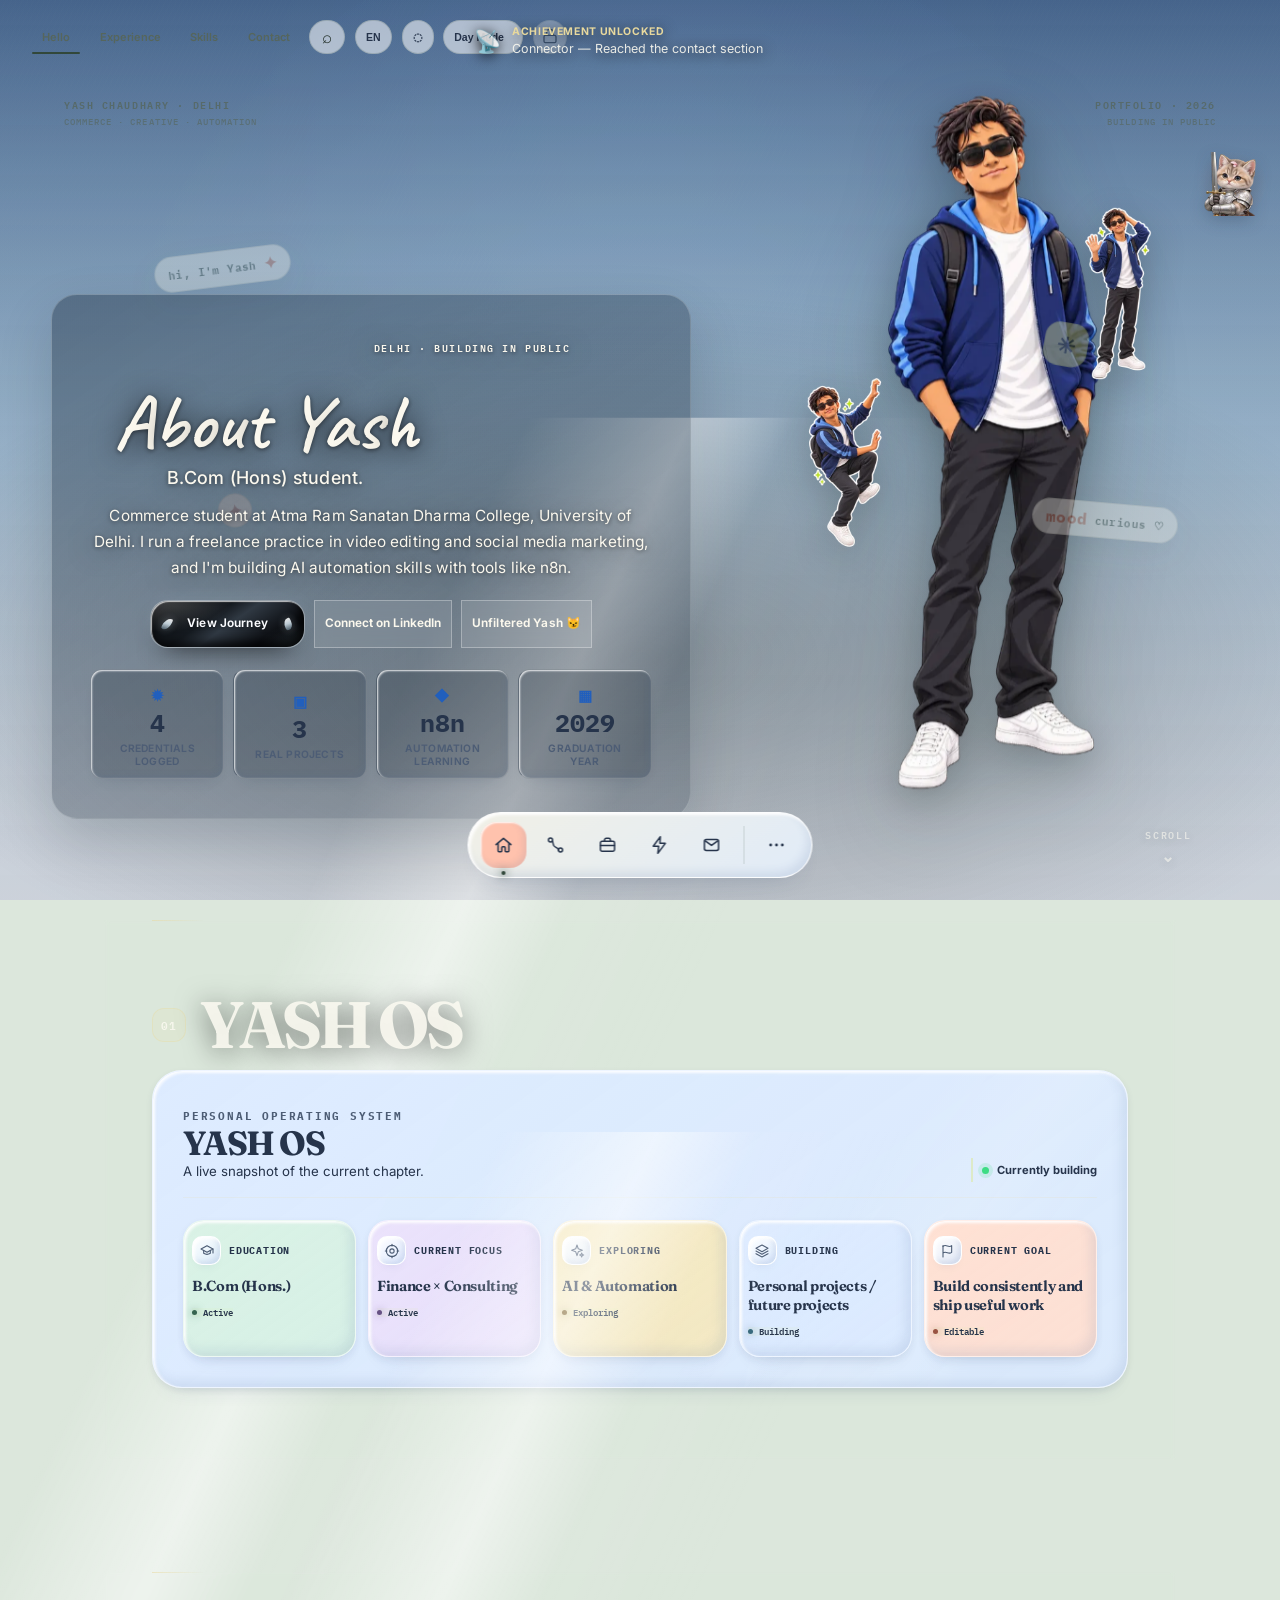
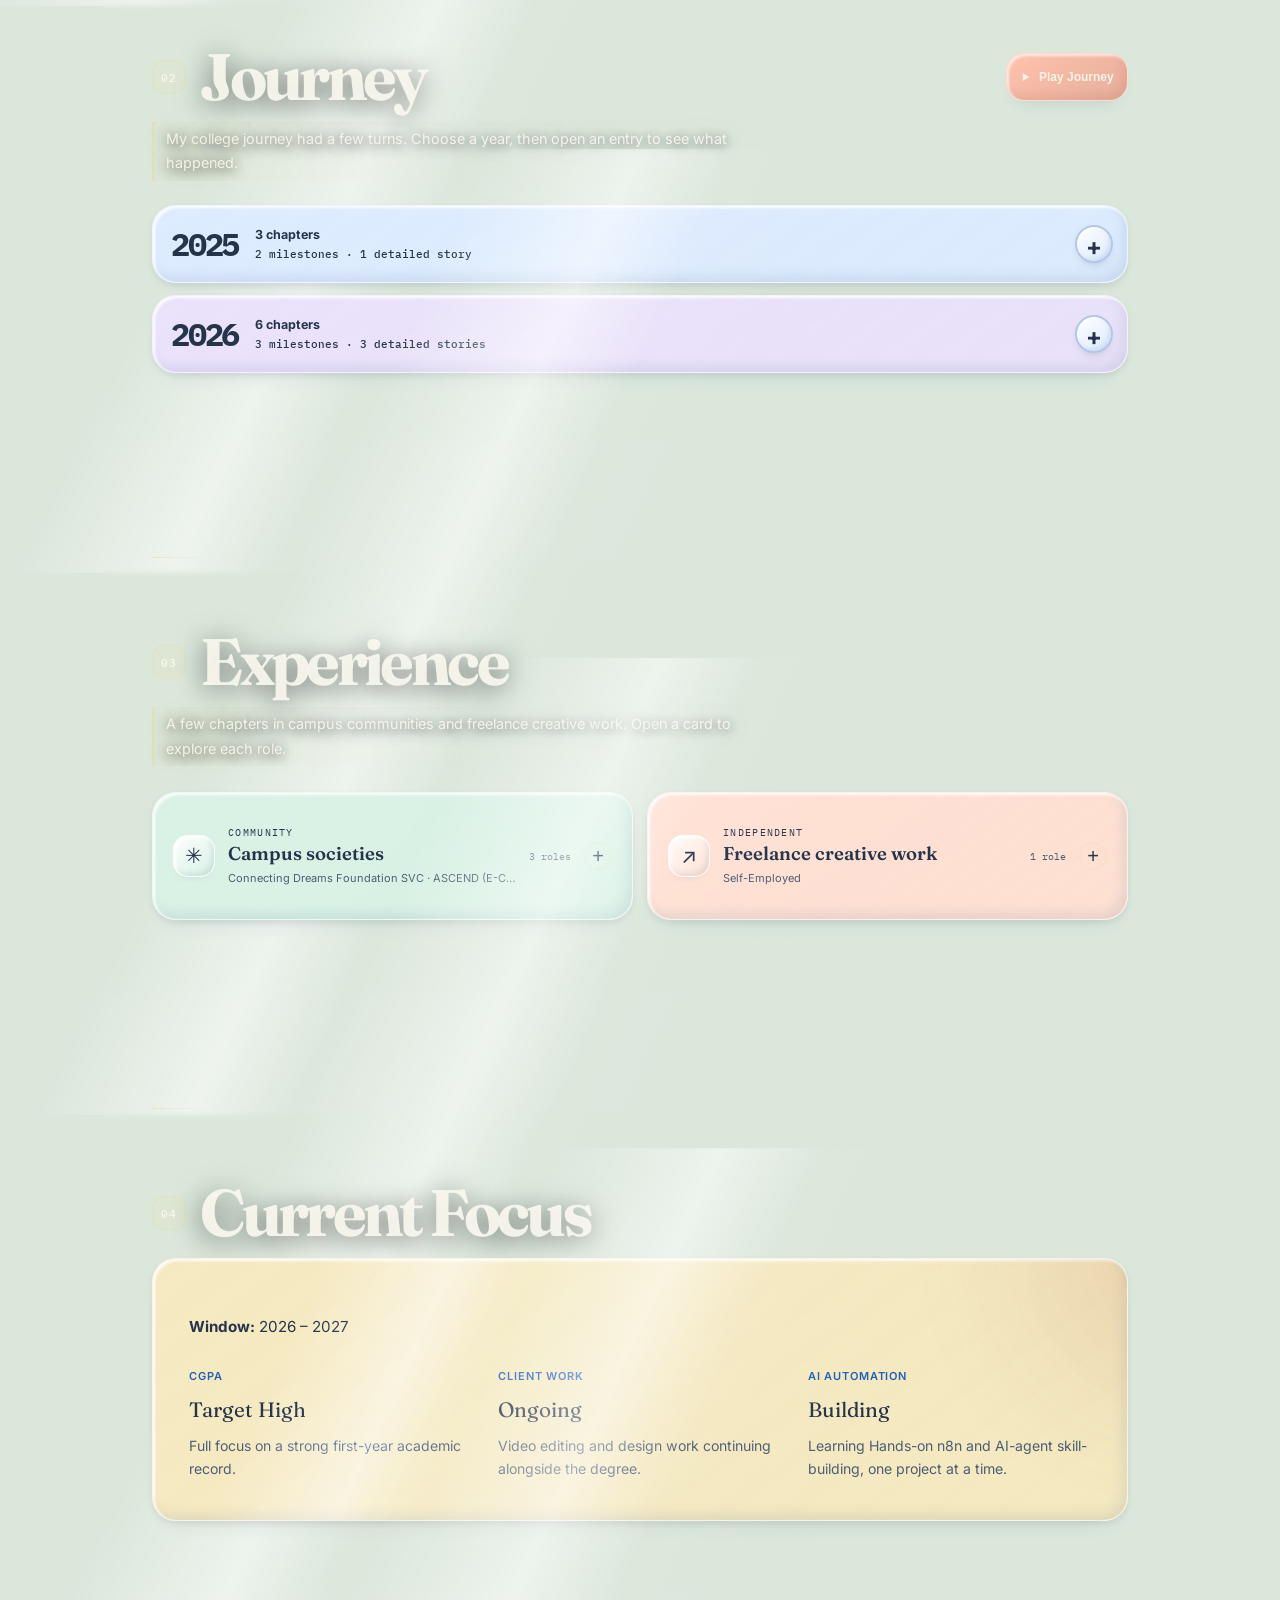
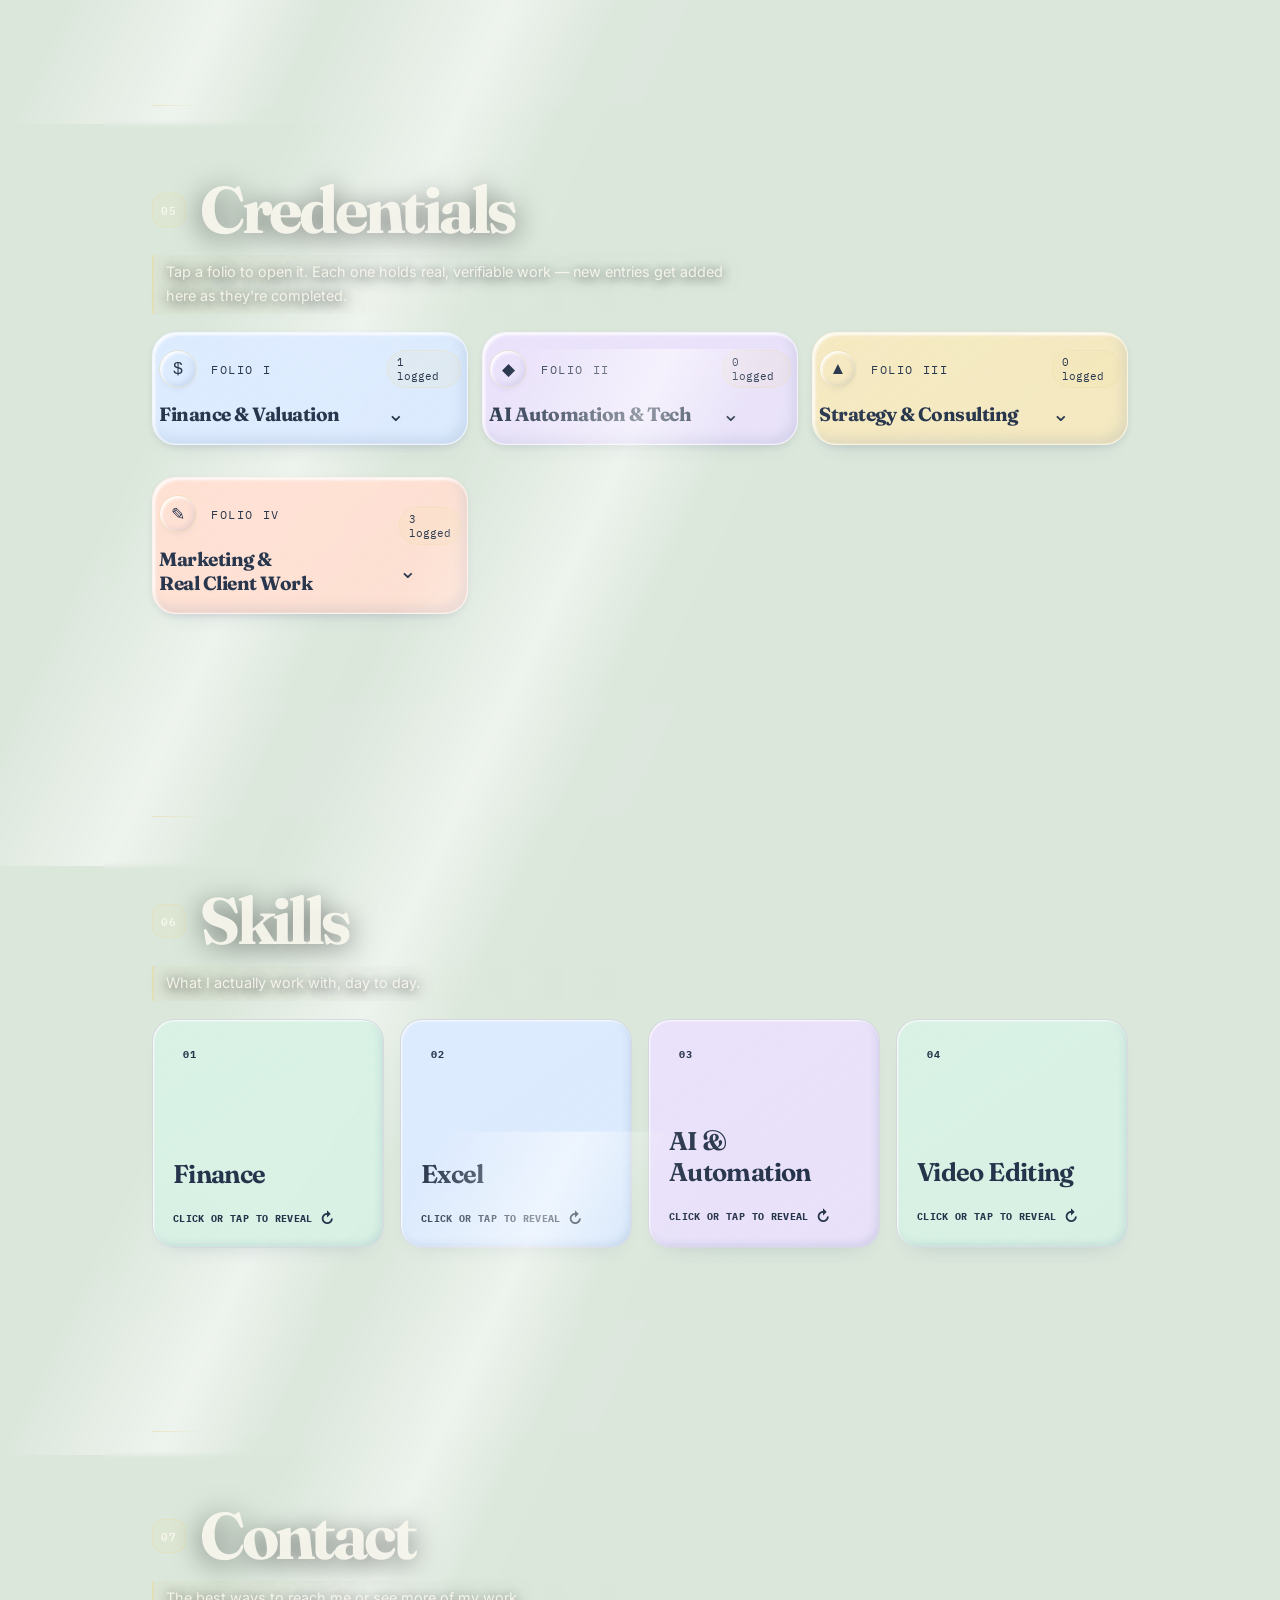
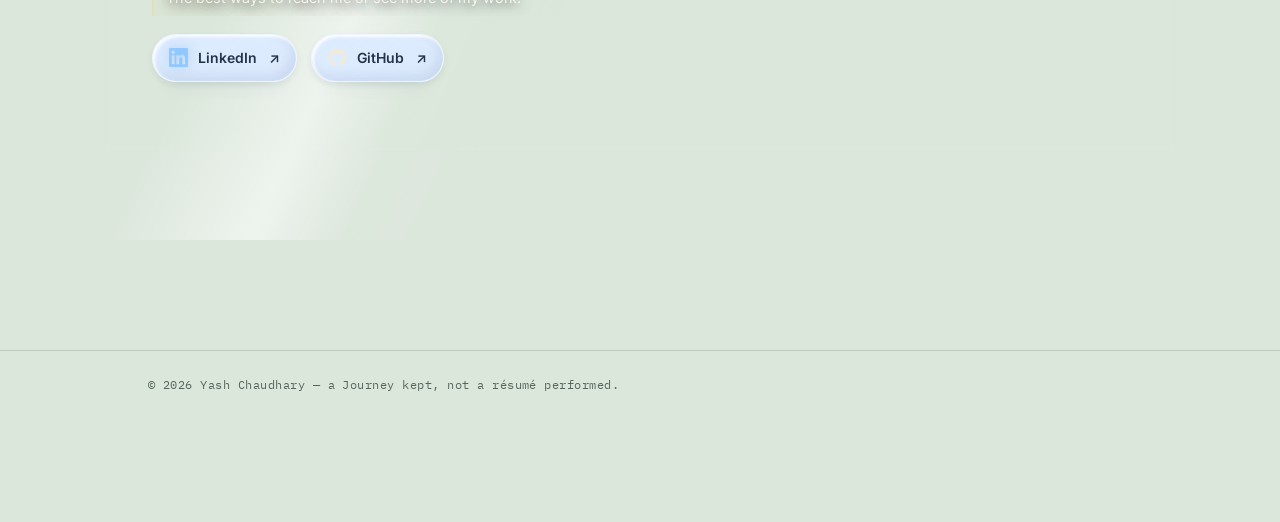
<file: index.html>
<!DOCTYPE html>
<html lang="en" class="scene-engine-off">
<head>
<meta charset="UTF-8">
<script>
(function(){
  try{
    var mode = localStorage.getItem('themeMode');
    if(!mode){
      var legacy = localStorage.getItem('theme');
      mode = legacy === 'dark' ? 'dark' : legacy === 'light' ? 'light' : 'auto';
    }
    var eff = mode;
    if(mode === 'auto'){
      var h = new Date().getHours();
      eff = (h>=5&&h<12) ? 'morning' : (h>=12&&h<17) ? 'light' : (h>=17&&h<21) ? 'evening' : 'dark';
    }
    document.documentElement.setAttribute('data-theme', eff);
  }catch(e){}
})();
</script>
<meta name="viewport" content="width=device-width, initial-scale=1.0">
<title>Yash Chaudhary — Finance & AI Automation Portfolio</title>
<meta name="description" content="Portfolio of Yash Chaudhary — B.Com (Hons) student at Delhi University, building AI automation skills alongside a finance degree.">
<meta name="author" content="Yash Chaudhary">
<meta name="robots" content="index, follow">
<link rel="canonical" href="https://yashchaudhary.xyz/">
<meta name="theme-color" content="#FFF1F5" id="theme-color-meta">
<meta name="color-scheme" content="light dark">
<link rel="icon" href="data:image/svg+xml,%3Csvg xmlns='http://www.w3.org/2000/svg' viewBox='0 0 100 100'%3E%3Crect width='100' height='100' rx='22' fill='%23C2185B'/%3E%3Ctext x='50' y='68' font-size='58' font-family='Georgia,serif' fill='white' text-anchor='middle'%3EY%3C/text%3E%3C/svg%3E">

<!-- OpenGraph / Facebook / WhatsApp / LinkedIn -->
<meta property="og:type" content="website">
<meta property="og:url" content="https://yashchaudhary.xyz/">
<meta property="og:site_name" content="Yash Chaudhary">
<meta property="og:title" content="Yash Chaudhary — Finance & AI Automation Portfolio">
<meta property="og:description" content="B.Com (Hons) student at Delhi University, building AI automation skills alongside a finance degree. See the journey, credentials, and projects.">
<meta property="og:image" content="https://yashchaudhary.xyz/og-preview.jpg">
<meta property="og:image:url" content="https://yashchaudhary.xyz/og-preview.jpg">
<meta property="og:image:secure_url" content="https://yashchaudhary.xyz/og-preview.jpg">
<meta property="og:image:type" content="image/jpeg">
<meta property="og:image:width" content="1200">
<meta property="og:image:height" content="630">
<meta property="og:image:alt" content="Yash Chaudhary — B.Com (Hons) student">
<meta property="og:locale" content="en_IN">
<meta property="profile:first_name" content="Yash">
<meta property="profile:last_name" content="Chaudhary">

<!-- Twitter Card -->
<meta name="twitter:card" content="summary_large_image">
<meta name="twitter:url" content="https://yashchaudhary.xyz/">
<meta name="twitter:title" content="Yash Chaudhary — Finance & AI Automation Portfolio">
<meta name="twitter:description" content="B.Com (Hons) student at Delhi University, building AI automation skills alongside a finance degree.">
<meta name="twitter:image" content="https://yashchaudhary.xyz/og-preview.jpg">
<meta name="twitter:image:alt" content="Yash Chaudhary — B.Com (Hons) student">
<meta name="twitter:creator" content="@yashchaudhary">

<!-- Google Person Knowledge Graph Schema -->
<script type="application/ld+json">
{
  "@context": "https://schema.org",
  "@type": "Person",
  "name": "Yash Chaudhary",
  "url": "https://yashchaudhary.xyz",
  "image": "https://yashchaudhary.xyz/og-preview.jpg",
  "description": "B.Com (Hons) student at Delhi University, building AI automation skills alongside a finance degree.",
  "jobTitle": "B.Com (Hons) Student",
  "alumniOf": {
    "@type": "CollegeOrUniversity",
    "name": "Atma Ram Sanatan Dharma College, University of Delhi"
  },
  "knowsAbout": [
    "Financial Accounting",
    "AI Automation",
    "n8n Workflows",
    "Video Editing",
    "Social Media Marketing"
  ],
  "sameAs": [
    "https://www.linkedin.com/in/yash-chaudhary-943642374",
    "https://github.com/iyashchaudhary"
  ]
}
</script>

<!--
  ============================================================
  HOW TO EDIT THIS FILE (no coding knowledge needed)
  ============================================================
  1. ADD A NEW CREDENTIAL CARD: go to the right Folio inside the
     Credentials section, copy one whole <article class="card">
     ...</article> block, paste it after, edit the text.

  2. MARK SOMETHING DONE: change class="card status-planned" to
     class="card status-done" and change "Planned" text to "Completed".

  3. When a new professional goal starts: copy the one
     <div class="pursuing-card">...</div> block and edit it.

  4. Everything else — just save and re-upload to GitHub along
     with yash-photo.jpg (keep both files in the same folder,
     same exact filename: yash-photo.jpg).
  ============================================================
-->

<link rel="preconnect" href="https://fonts.googleapis.com">
<link rel="preconnect" href="https://fonts.gstatic.com" crossorigin>
<!-- Non-render-blocking font load: fetched with high priority via preload,
     applied via the print->all media swap trick so it never blocks first paint.
     font-display=swap (in the URL) keeps text visible with a fallback font
     the instant it can render, instead of hiding it while fonts load. -->
<link rel="preload" as="style" href="https://fonts.googleapis.com/css2?family=Fraunces:opsz,wght@9..144,500;9..144,600;9..144,700;9..144,900&family=Inter:wght@400;500;600;700&family=IBM+Plex+Mono:wght@400;500&family=Caveat:wght@500;600;700&display=swap">
<link href="https://fonts.googleapis.com/css2?family=Fraunces:opsz,wght@9..144,500;9..144,600;9..144,700;9..144,900&family=Inter:wght@400;500;600;700&family=IBM+Plex+Mono:wght@400;500&family=Caveat:wght@500;600;700&display=swap" rel="stylesheet" media="print" onload="this.media='all'; this.onload=null;">
<noscript><link href="https://fonts.googleapis.com/css2?family=Fraunces:opsz,wght@9..144,500;9..144,600;9..144,700;9..144,900&family=Inter:wght@400;500;600;700&family=IBM+Plex+Mono:wght@400;500&family=Caveat:wght@500;600;700&display=swap" rel="stylesheet"></noscript>

<style>
  :root{
    --bg:#F5F8FD;
    --card:#FFFFFF;
    --primary:#246BDB;
    --accent:#4B8FF5;
    --cyan:#78B7FF;
    --text:#0B1830;
    --text-dim:#586A86;
    --line:#D9E3F2;
    --shadow: 0 16px 40px -16px rgba(30,78,155,0.22);
    --glass-hl: rgba(255,255,255,0.6);
    --glass-hl-soft: rgba(255,255,255,0.26);
    --glass-shadow: rgba(22,33,58,0.22);
    --glass-tint: var(--primary);
  }
  html[data-theme="dark"]{
    --bg:#091426;
    --card:#111F37;
    --primary:#6EA9FF;
    --accent:#4D91F7;
    --cyan:#8BC7FF;
    --text:#F1F6FF;
    --text-dim:#A8B9D2;
    --line:#213653;
    --shadow: 0 16px 40px -16px rgba(0,0,0,0.6);
    --glass-hl: rgba(255,255,255,0.14);
    --glass-hl-soft: rgba(255,255,255,0.06);
    --glass-shadow: rgba(0,0,0,0.65);
    --glass-tint: var(--primary);
  }
  html[data-theme="morning"]{
    --bg:#EEF6FF;
    --card:#FFFFFF;
    --primary:#2474D8;
    --accent:#78B8F5;
    --cyan:#A3D8FF;
    --text:#102A49;
    --text-dim:#607D9C;
    --line:#D8EAF8;
    --shadow: 0 16px 40px -16px rgba(36,116,216,0.22);
    --glass-hl: rgba(255,255,255,0.65);
    --glass-hl-soft: rgba(255,255,255,0.28);
    --glass-shadow: rgba(58,18,32,0.24);
    --glass-tint: var(--primary);
  }
  html[data-theme="evening"]{
    --bg:#101A35;
    --card:#19284A;
    --primary:#7AAEFF;
    --accent:#628EF4;
    --cyan:#9ED4FF;
    --text:#F2F6FF;
    --text-dim:#B0BED6;
    --line:#2A4068;
    --shadow: 0 16px 40px -16px rgba(0,0,0,0.6);
    --glass-hl: rgba(255,255,255,0.14);
    --glass-hl-soft: rgba(255,255,255,0.06);
    --glass-shadow: rgba(0,0,0,0.65);
    --glass-tint: var(--primary);
  }
  *{box-sizing:border-box;}
  html{scroll-behavior:smooth;}
  body{
    margin:0; background:var(--bg); color:var(--text);
    font-family:'Inter', sans-serif; font-size:16px; line-height:1.65;
    -webkit-font-smoothing:antialiased;
    transition:background .4s ease, color .4s ease;
    position:relative;
  }
  ::selection{background:var(--accent); color:#fff;}
  h1,h2,h3{font-family:'Fraunces', serif; font-weight:600; margin:0;}
  .mono{font-family:'IBM Plex Mono', monospace;}
  a{color:var(--primary); text-decoration:none;}
  a:hover{text-decoration:underline;}
  a:focus-visible, button:focus-visible{outline:2px solid var(--primary); outline-offset:3px;}
  section{scroll-margin-top:80px;}

  /* ============ NOISE OVERLAY (very light, SVG-based, no image asset) ============ */
  body::before{
    content:"";
    position:fixed; inset:0; z-index:1; pointer-events:none;
    opacity:0.04;
    background-image:url("data:image/svg+xml,%3Csvg xmlns='http://www.w3.org/2000/svg' width='100' height='100'%3E%3Cfilter id='n'%3E%3CfeTurbulence type='fractalNoise' baseFrequency='0.85' numOctaves='2' stitchTiles='stitch'/%3E%3C/filter%3E%3Crect width='100%25' height='100%25' filter='url(%23n)'/%3E%3C/svg%3E");
  }

  /* ============ LIVE TREE BACKGROUND (site-wide, fixed video wallpaper) ============ */
  .tree-bg{
    position:fixed; inset:0; z-index:0; overflow:hidden; pointer-events:none;
    background:#080D18 url("assets/portfolio-aurora-bg.webp") center/cover no-repeat;
  }
  /* Static background replaces the old autoplay video for faster first paint. */
  .tree-bg-glow{
    position:absolute; inset:0; mix-blend-mode:screen; pointer-events:none;
    background:radial-gradient(46% 40% at 32% 30%, rgba(108,174,255,0.34), transparent 68%);
    animation:tree-glow-pulse 5.5s ease-in-out infinite;
  }
  .tree-bg-glow-2{
    background:radial-gradient(38% 34% at 60% 46%, rgba(80,143,245,0.26), transparent 70%);
    animation-duration:7s; animation-delay:-2.5s;
  }
  @keyframes tree-glow-pulse{ 0%,100%{ opacity:.5; } 50%{ opacity:1; } }
  .tree-bg-scrim{
    position:absolute; inset:0;
    background:linear-gradient(180deg, rgba(9,10,20,0.20) 0%, rgba(9,10,20,0.52) 55%, rgba(9,10,20,0.87) 100%);
    transition:background .4s ease;
  }
  html[data-theme="evening"] .tree-bg-scrim{
    background:linear-gradient(180deg, rgba(12,25,55,0.20) 0%, rgba(12,25,55,0.52) 55%, rgba(12,25,55,0.87) 100%);
  }
  html[data-theme="light"] .tree-bg-scrim{
    background:linear-gradient(180deg, rgba(243,246,252,0.24) 0%, rgba(243,246,252,0.6) 55%, rgba(243,246,252,0.9) 100%);
  }
  html[data-theme="morning"] .tree-bg-scrim{
    background:linear-gradient(180deg, rgba(238,246,255,0.22) 0%, rgba(238,246,255,0.58) 55%, rgba(238,246,255,0.9) 100%);
  }
  @media (prefers-reduced-motion: reduce){ .tree-bg-glow{ animation:none; opacity:.75; } }

  /* ---- Fireflies / drifting light motes ---- */
  .fireflies{ position:absolute; inset:0; overflow:hidden; z-index:0; opacity:.5; transition:opacity .6s ease; }
  html[data-theme="dark"] .fireflies, html[data-theme="evening"] .fireflies{ opacity:1; }
  html[data-theme="light"] .fireflies, html[data-theme="morning"] .fireflies{ opacity:.28; }
  .firefly{
    position:absolute; width:4px; height:4px; border-radius:50%; background:#FDE9A0;
    box-shadow:0 0 8px 2px rgba(253,233,160,0.85), 0 0 18px 6px rgba(242,184,75,0.45);
    animation: firefly-float var(--fdur, 10s) ease-in-out infinite, firefly-blink var(--bdur, 3.2s) ease-in-out infinite;
  }
  @keyframes firefly-float{
    0%,100%{ transform:translate(0,0); }
    25%{ transform:translate(var(--fx1,18px), var(--fy1,-22px)); }
    50%{ transform:translate(var(--fx2,-14px), var(--fy2,-6px)); }
    75%{ transform:translate(var(--fx3,12px), var(--fy3,16px)); }
  }
  @keyframes firefly-blink{ 0%,100%{ opacity:.12; } 50%{ opacity:1; } }
  @media (prefers-reduced-motion: reduce){ .firefly{ animation:firefly-blink 3.2s ease-in-out infinite; } }

  /* ---- Cursor-follow petal trail (desktop only) ---- */
  .trail-petal{
    position:absolute; width:14px; pointer-events:none; z-index:1;
    filter:drop-shadow(0 2px 4px rgba(23,8,16,.3));
    animation:petal-trail-drift 1.9s ease-out forwards;
  }
  @keyframes petal-trail-drift{
    0%{ transform:translate(-50%,-50%) scale(.55) rotate(0deg); opacity:.9; }
    100%{ transform:translate(calc(-50% + var(--tx,20px)), calc(-50% + 64px)) scale(1) rotate(170deg); opacity:0; }
  }

  /* ---- Falling / settled petals ---- */
  .petal-field{ position:absolute; inset:0; overflow:hidden; z-index:1; }
  .petal{
    position:absolute; top:-6%; width:22px; height:auto; pointer-events:none;
    will-change:transform, opacity; filter:drop-shadow(0 3px 5px rgba(23,8,16,0.35));
    animation-name:petal-fall; animation-timing-function:linear; animation-fill-mode:forwards;
  }
  .petal.landed{ animation:none !important; position:absolute; }
  @keyframes petal-fall{
    0%{ transform:translate3d(0,-10vh,0) rotate(0deg); opacity:0; }
    6%{ opacity:1; }
    50%{ transform:translate3d(var(--sway,40px), 55vh, 0) rotate(190deg); }
    100%{ transform:translate3d(0, 106vh, 0) rotate(360deg); opacity:.96; }
  }
  @media (prefers-reduced-motion: reduce){
    .petal{ animation-duration:0s !important; opacity:0 !important; }
  }

  /* ============ MESH BACKGROUND (site-wide, CSS-only, no canvas/libs) ============ */
  /* Fixed behind everything (z-index:0, below the noise layer at z-index:1 and content at z-index:2+).
     4 large blurred gradient blobs at different sizes/blur/opacity for a depth illusion, plus a
     handful of tiny glowing particles. The whole layer gets a gentle mouse-parallax translate via
     a single transform update in JS (see MESH PARALLAX in the script) — cheap, GPU-composited. */
  .mesh-bg{
    position:fixed; inset:-4%; z-index:0; overflow:hidden; pointer-events:none;
    will-change:transform;
  }
  .mesh-blob{position:absolute; border-radius:50%; will-change:transform;}
  .mesh-blob-1{
    width:54vw; height:54vw; max-width:660px; max-height:660px; min-width:320px; min-height:320px;
    top:-16%; left:-10%; filter:blur(95px);
    background:radial-gradient(circle, var(--primary), transparent 70%);
    animation:mesh-float-1 24s cubic-bezier(.45,0,.55,1) infinite;
  }
  .mesh-blob-2{
    width:46vw; height:46vw; max-width:560px; max-height:560px; min-width:280px; min-height:280px;
    top:28%; right:-12%; filter:blur(90px);
    background:radial-gradient(circle, var(--accent), transparent 70%);
    animation:mesh-float-2 28s cubic-bezier(.45,0,.55,1) infinite;
  }
  .mesh-blob-3{
    width:38vw; height:38vw; max-width:470px; max-height:470px; min-width:230px; min-height:230px;
    bottom:-14%; left:20%; filter:blur(100px);
    background:radial-gradient(circle, var(--primary), transparent 70%);
    animation:mesh-float-3 21s cubic-bezier(.45,0,.55,1) infinite;
  }
  .mesh-blob-4{
    width:28vw; height:28vw; max-width:360px; max-height:360px; min-width:180px; min-height:180px;
    top:58%; left:46%; filter:blur(70px);
    background:radial-gradient(circle, var(--accent), transparent 70%);
    animation:mesh-float-4 26s cubic-bezier(.45,0,.55,1) infinite;
  }
  /* dark-mode opacity is set via --mesh-op further down (kept alongside the breathing calc()) */
  @keyframes mesh-float-1{ 0%,100%{transform:translate(0,0) scale(1);} 50%{transform:translate(3.5%,5%) scale(1.04);} }
  @keyframes mesh-float-2{ 0%,100%{transform:translate(0,0) scale(1);} 50%{transform:translate(-5%,3.5%) scale(1.05);} }
  @keyframes mesh-float-3{ 0%,100%{transform:translate(0,0);} 50%{transform:translate(4%,-4.5%);} }
  @keyframes mesh-float-4{ 0%,100%{transform:translate(0,0);} 50%{transform:translate(-4%,-3.5%);} }

  /* Tiny glowing particles for depth/sparkle — cheap opacity+transform only */
  .mesh-particles{position:absolute; inset:0;}
  .mesh-particles span{
    position:absolute; width:4px; height:4px; border-radius:50%;
    background:var(--primary); opacity:0.45; will-change:transform, opacity;
    box-shadow:0 0 10px 2px color-mix(in srgb, var(--primary) 55%, transparent);
    animation:mesh-particle-float 15s ease-in-out infinite;
  }
  .mesh-particles span:nth-child(2n){ background:var(--accent); box-shadow:0 0 10px 2px color-mix(in srgb, var(--accent) 55%, transparent); }
  .mesh-particles span:nth-child(1){ top:14%; left:16%; animation-duration:16s; animation-delay:-1s; }
  .mesh-particles span:nth-child(2){ top:22%; left:78%; width:3px; height:3px; animation-duration:19s; animation-delay:-4s; }
  .mesh-particles span:nth-child(3){ top:38%; left:8%; animation-duration:14s; animation-delay:-7s; }
  .mesh-particles span:nth-child(4){ top:46%; left:60%; width:5px; height:5px; animation-duration:21s; animation-delay:-2s; }
  .mesh-particles span:nth-child(5){ top:58%; left:32%; animation-duration:17s; animation-delay:-9s; }
  .mesh-particles span:nth-child(6){ top:66%; left:86%; width:3px; height:3px; animation-duration:15s; animation-delay:-5s; }
  .mesh-particles span:nth-child(7){ top:78%; left:20%; animation-duration:20s; animation-delay:-11s; }
  .mesh-particles span:nth-child(8){ top:84%; left:68%; width:5px; height:5px; animation-duration:18s; animation-delay:-3s; }
  .mesh-particles span:nth-child(9){ top:8%; left:48%; animation-duration:22s; animation-delay:-13s; }
  .mesh-particles span:nth-child(10){ top:92%; left:44%; width:3px; height:3px; animation-duration:16s; animation-delay:-6s; }
  @keyframes mesh-particle-float{
    0%,100%{ transform:translate(0,0); opacity:0.3; }
    50%{ transform:translate(16px,-24px); opacity:0.6; }
  }
  @media (max-width:720px){
    .mesh-particles{display:none;}
    .mesh-blob-1, .mesh-blob-2{filter:blur(60px);}
    .mesh-blob-3, .mesh-blob-4{filter:blur(50px);}
  }
  @media (prefers-reduced-motion: reduce){
    .mesh-blob, .mesh-particles span{animation:none;}
    .mesh-bg{transform:none !important;}
  }

  /* ============ DYNAMIC LIGHTING ENGINE (document-anchored — different light per section) ============ */
  /* Sits above the mesh-bg, below content. Static wrapper so its absolutely-positioned
     beams anchor to the DOCUMENT (scroll normally with page), not the viewport — this is what
     makes each section pass through its own pool of light as you scroll. */
  .light-engine{ position:relative; z-index:1; pointer-events:none; }
  .light-beam{
    position:absolute; left:50%; top:0;
    width:64vw; height:64vw; max-width:820px; max-height:820px; min-width:360px; min-height:360px;
    border-radius:50%; transform:translate(-50%,-50%) scale(1);
    mix-blend-mode:screen; opacity:0; filter:blur(85px);
    will-change:opacity, transform; transition:opacity 1.1s ease, transform 1.4s cubic-bezier(.16,1,.3,1);
  }
  .light-beam.light-beam-ready{ opacity:0.24; }
  .light-beam.light-beam-ready.is-focused{ opacity:0.48; }
  .light-beam.is-focused{ transform:translate(-50%,-50%) scale(1.12); }
  .light-beam-blue{ background:radial-gradient(circle, rgba(83,145,245,0.9), rgba(83,145,245,0.26) 42%, transparent 72%); margin-left:-18vw; }
  .light-beam-cyan{ background:radial-gradient(circle, rgba(124,196,255,0.82), rgba(124,196,255,0.20) 42%, transparent 72%); margin-left:20vw; }
  .light-beam-white{ background:radial-gradient(circle, rgba(255,255,255,0.75), rgba(255,255,255,0.16) 42%, transparent 72%); margin-left:0; }
  .light-beam-teal{ background:radial-gradient(circle, rgba(20,184,166,0.9), rgba(20,184,166,0.22) 42%, transparent 72%); margin-left:16vw; }
  .light-beam-amber{ background:radial-gradient(circle, rgba(245,158,11,0.85), rgba(245,158,11,0.2) 42%, transparent 72%); margin-left:-16vw; }
  html[data-theme="dark"] .light-beam.light-beam-ready, html[data-theme="evening"] .light-beam.light-beam-ready{ opacity:0.15; }
  html[data-theme="dark"] .light-beam.light-beam-ready.is-focused, html[data-theme="evening"] .light-beam.light-beam-ready.is-focused{ opacity:0.3; }
  @media (max-width:720px){
    .light-beam{width:92vw; height:92vw; filter:blur(60px); margin-left:0 !important; left:50%;}
  }
  @media (prefers-reduced-motion: reduce){
    .light-beam{transition:none;}
  }

  /* ============ SCROLL PROGRESS BAR ============ */
  #scroll-progress{
    position:fixed; top:0; left:0; height:3px; width:100%;
    background:linear-gradient(90deg, var(--primary), var(--accent));
    z-index:100; transform:scaleX(0); transform-origin:left center;
    transition:transform .12s ease-out; will-change:transform;
  }

  /* ============ TOP NAV ============ */
  .topnav{
    position:sticky; top:0; z-index:50;
    display:flex; align-items:center; justify-content:space-between;
    padding:16px 48px;
    background:color-mix(in srgb, var(--bg) 82%, transparent);
    backdrop-filter:blur(10px) saturate(140%);
    border-bottom:1px solid transparent;
    box-shadow:0 8px 24px -12px rgba(0,0,0,0);
    transition:background .4s ease, border-color .45s ease, box-shadow .45s ease, backdrop-filter .45s ease;
  }
  @media (max-width:720px){
    .topnav{padding:14px 20px; flex-direction:column; align-items:flex-start; gap:10px;}
  }
  .brand{font-family:'Fraunces', serif; font-weight:700; letter-spacing:0.01em; color:var(--text); font-size:1.05rem;}
  .navlinks{display:flex; gap:26px; align-items:center;}
  @media (max-width:720px){
    .navlinks{flex-wrap:wrap; gap:8px 16px; width:100%; justify-content:flex-start;}
  }
  .navlinks a{
    position:relative;
    font-size:13.5px; font-weight:500; color:var(--text-dim);
    padding-bottom:3px; white-space:nowrap;
  }
  .navlinks a::after{
    content:""; position:absolute; left:0; bottom:0; width:0; height:2px; border-radius:2px;
    background:var(--primary); transition:width .25s ease;
  }
  .navlinks a:hover, .navlinks a.active{color:var(--text); text-decoration:none;}
  .navlinks a.active::after, .navlinks a:hover::after{width:100%;}
  @media (max-width:680px){ .navlinks a{font-size:12px;} }
  .topnav.scrolled{ border-bottom-color:var(--line); box-shadow:0 8px 24px -12px rgba(0,0,0,0.18); backdrop-filter:blur(18px) saturate(180%); }
  .admin-trigger:hover{opacity:1 !important; color:var(--primary) !important;}

  /* ============================================================
     PHASE 7 · SYSTEM 1 — FLOATING DOCK NAVIGATION
     macOS / Linear style floating glass dock, fixed near the
     bottom of the viewport. Primary navigation experience.
  ============================================================ */
  .dock-wrap{
    position:fixed; left:50%; bottom:22px; transform:translateX(-50%) translateY(140%);
    z-index:60; display:flex; justify-content:center;
    opacity:0; pointer-events:none;
    transition:transform .9s cubic-bezier(.16,1,.3,1), opacity .7s ease;
  }
  .dock-wrap.dock-in{ transform:translateX(-50%) translateY(0); opacity:1; pointer-events:auto; }

  .dock{
    display:flex; align-items:flex-end; gap:6px;
    padding:9px 12px; border-radius:22px;
    background:color-mix(in srgb, var(--card) 62%, transparent);
    border:1px solid color-mix(in srgb, var(--line) 90%, transparent);
    box-shadow:0 20px 50px -18px rgba(15,23,42,0.35), 0 2px 8px rgba(15,23,42,0.06), inset 0 1px 0 var(--glass-hl);
    backdrop-filter:blur(22px) saturate(180%);
    -webkit-backdrop-filter:blur(22px) saturate(180%);
    position:relative;
  }
  html[data-theme="dark"] .dock, html[data-theme="evening"] .dock{
    background:color-mix(in srgb, var(--card) 68%, transparent);
    box-shadow:0 20px 50px -16px rgba(0,0,0,0.6), inset 0 1px 0 var(--glass-hl);
  }

  .dock-item{
    position:relative; display:flex; align-items:center; justify-content:center;
    width:46px; height:46px; border-radius:14px; flex:0 0 auto;
    color:var(--text-dim); background:transparent; border:none; cursor:pointer;
    transition:width .28s cubic-bezier(.34,1.4,.64,1), height .28s cubic-bezier(.34,1.4,.64,1),
               transform .28s cubic-bezier(.34,1.4,.64,1), color .2s ease, background .2s ease;
    will-change:transform, width, height;
  }
  .dock-item svg{ width:20px; height:20px; transition:width .28s ease, height .28s ease; pointer-events:none; }
  .dock-item:hover, .dock-item:focus-visible{ color:var(--text); background:color-mix(in srgb, var(--primary) 10%, transparent); }
  .dock-item.dock-active{ color:var(--primary); background:color-mix(in srgb, var(--primary) 14%, transparent); }
  .dock-item.dock-active::after{
    content:""; position:absolute; bottom:-7px; left:50%; transform:translateX(-50%);
    width:4px; height:4px; border-radius:50%; background:var(--primary);
    box-shadow:0 0 8px 1px color-mix(in srgb, var(--primary) 70%, transparent);
  }
  .dock-tooltip{
    position:absolute; bottom:calc(100% + 12px); left:50%; transform:translateX(-50%) translateY(4px);
    padding:5px 10px; border-radius:8px; background:var(--text); color:var(--bg);
    font-family:'Inter',sans-serif; font-size:11.5px; font-weight:600; white-space:nowrap;
    opacity:0; pointer-events:none; transition:opacity .18s ease, transform .18s ease;
    box-shadow:0 8px 20px -6px rgba(0,0,0,0.35);
  }
  .dock-tooltip::after{
    content:""; position:absolute; top:100%; left:50%; transform:translateX(-50%);
    border:5px solid transparent; border-top-color:var(--text);
  }
  .dock-item:hover .dock-tooltip, .dock-item:focus-visible .dock-tooltip{ opacity:1; transform:translateX(-50%) translateY(0); }

  .dock-sep{ width:1px; align-self:stretch; margin:4px 3px; background:var(--line); flex:0 0 auto; }

  .dock-item.dock-cmdk{ color:var(--primary); }
  .dock-cmdk-hint{
    display:flex; align-items:center; gap:2px; font-family:'IBM Plex Mono',monospace; font-size:9px;
  }
  .dock-cmdk-hint kbd{
    font-family:'IBM Plex Mono',monospace; font-size:9px; padding:1px 4px; border-radius:4px;
    background:var(--bg); border:1px solid var(--line); color:var(--text-dim); line-height:1.5;
  }

  @media (hover:hover){
    .dock:not(.dock-touch) .dock-item{ transform-origin:bottom center; }
  }
  @media (max-width:720px){
    .dock-wrap{ bottom:calc(14px + env(safe-area-inset-bottom,0px)); }
    .dock{ gap:1px; padding:7px 6px; border-radius:18px; max-width:94vw; overflow-x:auto; scrollbar-width:none; }
    .dock::-webkit-scrollbar{ display:none; }
    /* Icons alone meant nothing on a phone (no hover to reveal the tooltip),
       so on mobile each icon gets a tiny always-visible caption underneath
       instead of a hover tooltip. */
    .dock-item{
      width:auto; min-width:42px; height:50px; border-radius:12px;
      flex-direction:column; justify-content:center; gap:3px; padding:6px 4px;
    }
    .dock-item svg{ width:17px; height:17px; }
    .dock-tooltip{
      position:static; opacity:1; pointer-events:none; transform:none;
      background:none; color:inherit; box-shadow:none; padding:0;
      font-size:8.5px; font-weight:600; letter-spacing:0.01em; white-space:nowrap;
    }
    .dock-tooltip::after{ display:none; }
    .cmdk-hint-desktop{ display:none; }
  }
  @media (prefers-reduced-motion:reduce){
    .dock-wrap{ transition:opacity .3s ease; }
    .dock-item{ transition:color .2s ease, background .2s ease; }
  }

  /* ============================================================
     PHASE 7 · SYSTEM 2 — COMMAND PALETTE (Ctrl/Cmd + K)
  ============================================================ */
  .cmdk-overlay{
    position:fixed; inset:0; z-index:200; display:flex; align-items:flex-start; justify-content:center;
    padding:12vh 16px 16px; background:rgba(8,12,22,0.5); backdrop-filter:blur(3px);
    opacity:0; pointer-events:none;
  }
  .cmdk-overlay.cmdk-open{ pointer-events:auto; }
  .cmdk-panel{
    width:100%; max-width:560px; border-radius:18px; overflow:hidden;
    background:color-mix(in srgb, var(--card) 88%, transparent);
    border:1px solid color-mix(in srgb, var(--line) 90%, transparent);
    box-shadow:0 30px 80px -20px rgba(0,0,0,0.5), inset 0 1px 0 var(--glass-hl);
    backdrop-filter:blur(28px) saturate(180%);
    -webkit-backdrop-filter:blur(28px) saturate(180%);
    transform:scale(.94) translateY(-10px); opacity:0;
  }
  .cmdk-overlay.cmdk-open .cmdk-panel{ transform:scale(1) translateY(0); opacity:1; }
  .cmdk-input-row{
    display:flex; align-items:center; gap:10px; padding:14px 16px;
    border-bottom:1px solid var(--line);
  }
  .cmdk-input-row svg{ width:18px; height:18px; color:var(--text-dim); flex:0 0 auto; }
  .cmdk-input{
    flex:1; border:none; background:transparent; outline:none; color:var(--text);
    font-family:'Inter',sans-serif; font-size:15.5px; font-weight:500;
  }
  .cmdk-input::placeholder{ color:var(--text-dim); font-weight:400; }
  .cmdk-esc-hint{
    font-family:'IBM Plex Mono',monospace; font-size:10.5px; color:var(--text-dim);
    padding:3px 7px; border:1px solid var(--line); border-radius:6px; flex:0 0 auto;
  }
  .cmdk-results{ max-height:52vh; overflow-y:auto; padding:8px; }
  .cmdk-group-label{
    font-family:'IBM Plex Mono',monospace; font-size:10.5px; letter-spacing:.08em; text-transform:uppercase;
    color:var(--text-dim); padding:10px 10px 4px;
  }
  .cmdk-item{
    display:flex; align-items:center; gap:11px; padding:10px 11px; border-radius:11px;
    cursor:pointer; color:var(--text); transition:background .12s ease;
  }
  .cmdk-item .cmdk-item-icon{
    width:32px; height:32px; border-radius:9px; display:flex; align-items:center; justify-content:center;
    background:var(--bg); border:1px solid var(--line); flex:0 0 auto; color:var(--primary);
  }
  .cmdk-item .cmdk-item-icon svg{ width:16px; height:16px; }
  .cmdk-item-text{ flex:1; min-width:0; }
  .cmdk-item-title{ font-size:14px; font-weight:600; white-space:nowrap; overflow:hidden; text-overflow:ellipsis; }
  .cmdk-item-sub{ font-size:12px; color:var(--text-dim); white-space:nowrap; overflow:hidden; text-overflow:ellipsis; }
  .cmdk-item-enter{ font-family:'IBM Plex Mono',monospace; font-size:10px; color:var(--text-dim); opacity:0; flex:0 0 auto; }
  .cmdk-item.cmdk-active{ background:color-mix(in srgb, var(--primary) 12%, transparent); }
  .cmdk-item.cmdk-active .cmdk-item-enter{ opacity:1; }
  .cmdk-empty{ padding:36px 16px; text-align:center; color:var(--text-dim); font-size:13.5px; }
  .cmdk-footer{
    display:flex; gap:16px; padding:9px 16px; border-top:1px solid var(--line);
    font-family:'IBM Plex Mono',monospace; font-size:10.5px; color:var(--text-dim);
  }
  .cmdk-footer kbd{
    background:var(--bg); border:1px solid var(--line); border-radius:4px; padding:1px 5px; margin-right:3px;
  }
  .cmdk-trigger-btn{
    display:inline-flex; align-items:center; gap:6px; padding:6px 10px; border-radius:9px;
    border:1px solid var(--line); background:var(--card); color:var(--text-dim); cursor:pointer;
    font-family:'IBM Plex Mono',monospace; font-size:11px;
  }
  @media (max-width:720px){
    .cmdk-overlay{ padding:8vh 10px 10px; }
    .cmdk-esc-hint{ display:none; }
  }
  @media (max-width:720px){ .theme-select{order:99; margin-left:auto;} }

  .theme-select{
    appearance:none; -webkit-appearance:none;
    border:1px solid var(--line); background:var(--card); color:var(--text);
    font-size:12px; font-weight:600; padding:7px 10px; border-radius:8px; cursor:pointer;
    flex-shrink:0; transition:border-color .3s ease, background .3s ease;
  }
  .theme-select:hover{ border-color:var(--primary); }
  .theme-select:focus-visible{ outline:2px solid var(--primary); }

  .wrap{max-width:1080px; margin:0 auto; padding:0 48px; position:relative; z-index:2;}
  @media (max-width:720px){ .wrap{padding:0 22px;} }

  /* ============ HERO + AURORA ============ */
  .hero{
    min-height:100vh; min-height:100dvh; padding:110px 0 60px;
    position:relative; overflow:hidden; display:flex; align-items:center;
  }
  @media (max-width:720px){ .hero{padding:96px 0 40px;} }

  /* Giant blurred background wordmark */
  .hero-bigtext{
    position:absolute; top:50%; left:50%; transform:translate(-50%,-52%);
    font-family:'Fraunces', serif; font-weight:900;
    font-size:clamp(6rem, 22vw, 20rem); line-height:1;
    color:var(--primary); opacity:0.06; white-space:nowrap;
    filter:blur(2px); z-index:0; pointer-events:none; user-select:none;
    letter-spacing:-0.02em;
  }
  html[data-theme="dark"] .hero-bigtext, html[data-theme="evening"] .hero-bigtext{ opacity:0.09; }

  /* Old .aurora / .blob hero background replaced by the global .mesh-bg (see MESH BACKGROUND block below) */

  /* Glassmorphism content card wrapping the hero content */
  .hero-glass{
    position:relative; z-index:2; width:100%; overflow:hidden;
    background:color-mix(in srgb, var(--card) 62%, transparent);
    backdrop-filter:blur(18px) saturate(140%);
    border:1px solid color-mix(in srgb, var(--line) 80%, transparent);
    border-radius:22px;
    padding:44px 44px 40px;
    box-shadow:0 24px 70px -30px rgba(15,23,42,0.25), inset 0 1px 0 rgba(255,255,255,0.06);
  }
  html[data-theme="dark"] .hero-glass, html[data-theme="evening"] .hero-glass{ box-shadow:0 24px 70px -30px rgba(0,0,0,0.55), inset 0 1px 0 rgba(255,255,255,0.04); }
  @media (max-width:720px){ .hero-glass{padding:28px 22px 26px; border-radius:18px;} }

  .hero-grid{display:grid; grid-template-columns:auto 1fr; gap:44px; align-items:center; position:relative; z-index:2;}
  @media (max-width:720px){ .hero-grid{grid-template-columns:1fr; gap:22px; text-align:left; row-gap:22px;} }

  .photo-ring{position:relative; width:172px; height:172px; flex-shrink:0; display:flex; align-items:center; justify-content:center;}
  @media (max-width:720px){ .photo-ring{width:136px; height:136px; margin-bottom:4px;} }
  .photo-ring::after{
    content:""; position:absolute; inset:-10px; border-radius:50%;
    background:radial-gradient(circle, color-mix(in srgb, var(--primary) 14%, transparent), transparent 70%);
    filter:blur(10px); z-index:-1;
  }
  .photo-ring::before{
    content:""; position:absolute; inset:0; border-radius:50%;
    background:conic-gradient(from 0deg, var(--primary), var(--accent), var(--primary));
    animation:spin 11s linear infinite;
  }
  @keyframes spin{ to{ transform:rotate(360deg); } }
  .photo-frame{position:relative; width:164px; height:164px; border-radius:50%; padding:5px; background:var(--bg); z-index:1; box-shadow:0 8px 24px -10px rgba(0,0,0,0.35);}
  @media (max-width:720px){ .photo-frame{width:128px; height:128px;} }
  .photo-inner{width:100%; height:100%; border-radius:50%; overflow:hidden; background:var(--card);}
  .photo-inner img{width:100%; height:100%; object-fit:cover; object-position:center 32%;}

  .eyebrow{font-size:12.5px; font-weight:600; letter-spacing:0.14em; text-transform:uppercase; color:var(--primary); margin-bottom:14px;}
  .hero h1{font-size:clamp(2.5rem, 6.4vw, 4.4rem); color:var(--text); line-height:1.03; letter-spacing:-0.01em;}
  .hero h1 .dim{color:var(--text-dim); font-weight:400; font-size:0.44em; display:block; margin-top:10px; font-family:'Inter', sans-serif; letter-spacing:0;}

  .lede{max-width:640px; color:var(--text-dim); font-size:1.05rem; margin-top:24px; position:relative; z-index:2;}
  .lede strong{color:var(--text); font-weight:600;}

  .cta-row{display:flex; gap:14px; margin-top:32px; flex-wrap:wrap; position:relative; z-index:2;}
  .btn{
    position:relative; display:inline-flex; align-items:center; gap:8px; overflow:hidden;
    padding:13px 26px; border-radius:10px; font-size:14px; font-weight:600;
    transition:transform 220ms ease, box-shadow 220ms ease, background 220ms ease, border-color 220ms ease, color 220ms ease;
    cursor:pointer; border:1px solid transparent;
  }
  .btn::before{
    content:""; position:absolute; inset:0; opacity:0;
    background:linear-gradient(120deg, transparent, rgba(255,255,255,0.25), transparent);
    transform:translateX(-120%); transition:transform .6s ease, opacity .2s ease;
  }
  .btn:hover::before{ opacity:1; transform:translateX(120%); }
  .btn:hover{transform:translateY(-3px);}
  .btn:active{transform:translateY(-1px);}
  .btn-primary{background:linear-gradient(135deg, var(--primary), color-mix(in srgb, var(--primary) 75%, var(--accent))); color:#fff; box-shadow:0 8px 20px -10px rgba(194,24,91,0.45);}
  .btn-primary:hover{box-shadow:0 14px 30px -10px rgba(194,24,91,0.55); text-decoration:none;}
  .btn-ghost{background:color-mix(in srgb, var(--card) 70%, transparent); border-color:var(--line); color:var(--text);}
  /* Unfiltered Yash portal link — slightly playful, sits beside the LinkedIn pill */
  .uy-link{border-color:color-mix(in srgb, var(--primary) 45%, var(--line)); color:var(--primary); font-weight:700; letter-spacing:.01em;}
  .uy-link:hover{border-color:var(--primary); text-decoration:none; box-shadow:0 10px 24px -12px rgba(194,24,91,0.4);}
  .footer-uy{color:var(--primary); font-weight:600; font-size:13.5px; opacity:.85; transition:opacity .2s ease;}
  .footer-uy:hover{opacity:1; text-decoration:none;}
  .btn-ghost:hover{border-color:var(--primary); color:var(--primary); text-decoration:none; box-shadow:0 10px 24px -12px rgba(194,24,91,0.35);}
  .btn:focus-visible{ outline:2px solid var(--primary); outline-offset:3px; }

  .stats-row{margin-top:46px; display:flex; flex-wrap:wrap; gap:14px; position:relative; z-index:2;}
  .stat-card{
    flex:1 1 140px; background:color-mix(in srgb, var(--card) 85%, transparent); border:1px solid var(--line); border-radius:14px;
    padding:20px 22px; opacity:0; transform:translateY(14px); position:relative; overflow:hidden;
    transition:opacity .5s cubic-bezier(.16,1,.3,1), transform .5s cubic-bezier(.16,1,.3,1), border-color .3s ease, background .3s ease, box-shadow .3s ease;
  }
  .stat-card:hover{ border-color:color-mix(in srgb, var(--primary) 50%, var(--line)); box-shadow:0 10px 26px -14px rgba(194,24,91,0.35); transform:translateY(-2px); }
  .stat-card.in-view{opacity:1; transform:translateY(0);}
  .stats-row .stat-card:nth-child(1){transition-delay:0ms;}
  .stats-row .stat-card:nth-child(2){transition-delay:80ms;}
  .stats-row .stat-card:nth-child(3){transition-delay:160ms;}
  .stats-row .stat-card:nth-child(4){transition-delay:240ms;}
  .stat-card .num{font-family:'Fraunces', serif; font-size:1.9rem; background:linear-gradient(135deg, var(--text), var(--primary)); -webkit-background-clip:text; background-clip:text; -webkit-text-fill-color:transparent; display:block; line-height:1;}
  .stat-card .label{font-size:11.5px; font-weight:500; letter-spacing:0.04em; text-transform:uppercase; color:var(--text-dim); margin-top:7px; display:block;}

  /* Scroll indicator */
  .scroll-indicator{
    position:absolute; bottom:22px; left:50%; transform:translateX(-50%);
    display:flex; flex-direction:column; align-items:center; gap:8px; z-index:2;
    color:var(--text-dim); font-size:10.5px; letter-spacing:0.12em; text-transform:uppercase;
    opacity:0.75; text-decoration:none;
  }
  .scroll-indicator:hover{ opacity:1; color:var(--primary); text-decoration:none; }
  .scroll-indicator .chevron{ animation:scroll-bounce 2s ease-in-out infinite; font-size:16px; }
  @keyframes scroll-bounce{ 0%,100%{transform:translateY(0);} 50%{transform:translateY(6px);} }
  @media (max-width:600px){ .scroll-indicator{display:none;} }

  /* ============ SECTION HEADS ============ */
  .section{padding:76px 0; border-top:1px solid var(--line); transition:border-color .4s ease; position:relative; z-index:2;}
  .sec-head{display:flex; align-items:baseline; gap:16px; margin-bottom:14px; flex-wrap:wrap;}
  .sec-num{font-family:'IBM Plex Mono', monospace; color:var(--primary); font-size:13px; letter-spacing:0.1em;}
  .sec-head h2{font-size:clamp(1.5rem,3vw,2.1rem); color:var(--text);}
  .sec-desc{color:var(--text-dim); max-width:62ch; margin:12px 0 40px;}

  .reveal{opacity:0; transform:translateY(16px) scale(0.99); transition:opacity .6s ease, transform .6s ease;}
  .reveal.in-view{opacity:1; transform:translateY(0) scale(1);}

  /* ============ STAGGERED CARD REVEAL (Task 2 — cards inside a section appear one after another) ============ */
  .card-grid .card:nth-child(1){transition-delay:0ms;}
  .card-grid .card:nth-child(2){transition-delay:70ms;}
  .card-grid .card:nth-child(3){transition-delay:140ms;}
  .card-grid .card:nth-child(4){transition-delay:210ms;}
  .card-grid .card:nth-child(5){transition-delay:280ms;}
  .card-grid .card:nth-child(6){transition-delay:350ms;}
  .pursuing-grid .pursuing-card:nth-child(1){transition-delay:0ms;}
  .pursuing-grid .pursuing-card:nth-child(2){transition-delay:80ms;}
  .pursuing-grid .pursuing-card:nth-child(3){transition-delay:160ms;}
  .skills-grid .skill-card:nth-child(1){transition-delay:0ms;}
  .skills-grid .skill-card:nth-child(2){transition-delay:80ms;}
  .skills-grid .skill-card:nth-child(3){transition-delay:160ms;}
  .skills-grid .skill-card:nth-child(4){transition-delay:240ms;}
  .skills-grid .skill-card:nth-child(5){transition-delay:320ms;}
  .skills-grid .skill-card:nth-child(6){transition-delay:400ms;}

  /* ============ BENTO GRID (replaces the stacked section layout below the hero) ============ */
  .bento-grid{
    max-width:1220px; margin:0 auto; padding:64px 48px 24px;
    display:grid; grid-template-columns:repeat(12, 1fr); gap:28px;
    position:relative; z-index:2; align-items:start;
  }
  @media (max-width:900px){
    .bento-grid{padding:48px 22px 8px; gap:20px;}
  }

  .section.bento-card{
    grid-column:span 12; padding:44px 40px; margin:0; position:relative;
    background:color-mix(in srgb, var(--card) 96%, var(--primary) 4%);
    border:1px solid var(--line); border-radius:26px; overflow:hidden;
    box-shadow:0 1px 2px rgba(15,23,42,0.03), 0 24px 60px -36px rgba(15,23,42,0.16);
    opacity:0; transform:translateY(28px) scale(0.985);
    transition:opacity .8s cubic-bezier(.16,1,.3,1), transform .8s cubic-bezier(.16,1,.3,1),
               box-shadow .4s ease, border-color .4s ease;
  }
  html[data-theme="dark"] .section.bento-card, html[data-theme="evening"] .section.bento-card{ box-shadow:0 1px 2px rgba(0,0,0,0.2), 0 24px 60px -36px rgba(0,0,0,0.5); }
  .section.bento-card.in-view{opacity:1; transform:translateY(0) scale(1);}
  .section.bento-card.in-view:hover{
    transform:translateY(-8px);
    box-shadow:0 30px 70px -30px rgba(194,24,91,0.32);
    border-color:color-mix(in srgb, var(--primary) 32%, var(--line));
  }
  @media (max-width:720px){ .section.bento-card{padding:30px 24px; border-radius:20px;} }

  .bento-card .wrap{max-width:none; padding:0; margin:0;}

  /* inner tiles get the page-bg shade so they pop against the (slightly tinted) card surface */
  .bento-card .folio, .bento-card .skill-card, .bento-card .pursuing-card{ background:var(--bg); }

  .bento-span-7{grid-column:span 7;}
  .bento-span-5{grid-column:span 5;}
  .bento-span-12{grid-column:span 12;}
  @media (max-width:980px){
    .bento-span-7, .bento-span-5, .bento-span-12{grid-column:1 / -1;}
  }

  /* ============ JOURNEY (animated fill line) ============ */
  .timeline{position:relative; padding-left:0; margin-left:1px;}
  .timeline-track{position:absolute; left:0; top:0; bottom:0; width:2px; background:var(--line);}
  .timeline-fill{position:absolute; left:0; top:0; width:2px; height:100%; transform:scaleY(0); transform-origin:top; background:linear-gradient(180deg, var(--primary), var(--accent)); will-change:transform;}
  .tl-item{position:relative; padding:0 0 0 34px; margin-bottom:2px;}
  .tl-item::before{
    content:""; position:absolute; left:-5px; top:26px;
    width:12px; height:12px; border-radius:50%;
    background:var(--bg); border:2px solid var(--primary); transition:background .4s ease; z-index:2;
  }
  .tl-head{
    width:100%; text-align:left; background:none; border:none; cursor:pointer;
    display:flex; justify-content:space-between; align-items:center; gap:16px;
    padding:20px 16px; color:var(--text); border-radius:10px;
    transition:background .25s ease;
  }
  .tl-head:hover{background:var(--card); box-shadow:var(--shadow);}
  .tl-head:hover .tl-title{color:var(--primary);}
  .tl-date{font-family:'IBM Plex Mono', monospace; font-size:11.5px; color:var(--text-dim); white-space:nowrap;}
  .tl-title{font-family:'Fraunces', serif; font-size:1.12rem; color:var(--text); transition:color .2s ease;}
  .tl-chevron{color:var(--primary); font-family:'IBM Plex Mono', monospace; transition:transform .3s ease; flex-shrink:0;}
  .tl-item.open .tl-chevron{transform:rotate(45deg);}
  .tl-body{max-height:0; overflow:hidden; transition:max-height .4s ease, padding .3s ease; color:var(--text-dim); font-size:0.95rem; padding:0 16px;}
  .tl-item.open .tl-body{max-height:1400px; padding:0 16px 24px;}
  .tl-body p{margin:0 0 10px;}

  /* ============ JOURNEY PHOTO GALLERY ============ */
  .tl-gallery{ display:grid; grid-template-columns:repeat(3, 1fr); gap:8px; margin-top:14px; }
  @media (max-width:480px){ .tl-gallery{grid-template-columns:repeat(2, 1fr);} }
  .tl-gallery button{
    padding:0; border:none; background:none; cursor:pointer; border-radius:8px; overflow:hidden;
    aspect-ratio:1/1; position:relative;
  }
  .tl-gallery img{
    width:100%; height:100%; object-fit:cover; display:block;
    transition:transform .35s ease, filter .35s ease;
  }
  .tl-gallery button:hover img{ transform:scale(1.06); filter:brightness(1.05); }

  #lightbox{
    position:fixed; inset:0; z-index:150; background:rgba(5,6,10,0.92);
    display:none; align-items:center; justify-content:center; padding:24px;
  }
  #lightbox.show{ display:flex; }
  #lightbox img{ max-width:min(90vw, 700px); max-height:80vh; border-radius:10px; box-shadow:0 20px 60px rgba(0,0,0,0.5); }
  #lightbox-close{
    position:absolute; top:20px; right:24px; background:none; border:none; color:#fff;
    font-size:28px; cursor:pointer; line-height:1;
    width:44px; height:44px; display:flex; align-items:center; justify-content:center; border-radius:50%;
  }
  #lightbox-prev, #lightbox-next{
    position:absolute; top:50%; transform:translateY(-50%); background:rgba(255,255,255,0.1);
    border:none; color:#fff; font-size:22px; width:44px; height:44px; border-radius:50%; cursor:pointer;
  }
  #lightbox-prev{ left:18px; } #lightbox-next{ right:18px; }
  #lightbox-prev:hover, #lightbox-next:hover, #lightbox-close:hover{ background:rgba(255,255,255,0.2); }
  #lightbox.lightbox-single #lightbox-prev, #lightbox.lightbox-single #lightbox-next{ display:none; }

  /* ============ CURRENT FOCUS (glass card) ============ */
  .glass-card{
    position:relative; border-radius:16px; padding:40px 36px;
    background:color-mix(in srgb, var(--card) 70%, transparent);
    backdrop-filter:blur(16px);
    border:1px solid var(--line);
    box-shadow:var(--shadow);
    overflow:hidden;
  }
  @media (max-width:720px){ .glass-card{padding:28px 22px;} }
  .glass-card::before{
    content:""; position:absolute; top:-60%; right:-20%; width:300px; height:300px;
    background:var(--accent); opacity:0.15; border-radius:50%; filter:blur(60px); pointer-events:none;
  }
  .focus-grid{display:grid; grid-template-columns:repeat(auto-fit, minmax(200px,1fr)); gap:26px; position:relative; z-index:1;}
  .focus-item .fi-label{font-size:11px; font-weight:600; letter-spacing:0.08em; text-transform:uppercase; color:var(--primary);}
  .focus-item .fi-value{font-family:'Fraunces', serif; font-size:1.3rem; color:var(--text); margin-top:8px;}
  .focus-item .fi-desc{font-size:0.88rem; color:var(--text-dim); margin-top:6px;}
  .focus-window{font-size:0.95rem; color:var(--text-dim); margin-bottom:28px; position:relative; z-index:1;}
  .focus-window strong{color:var(--text);}

  /* ============ TILT + HOVER LIFT ============ */
  .tilt{transform-style:preserve-3d; transition:transform .15s ease-out, box-shadow .3s ease, translate .2s ease; will-change:transform;}
  .lift:hover{transform:translateY(-5px); box-shadow:var(--shadow);}

  /* ============ SOFT MOVING LIGHT REFLECTION (glass + bento + card hover, item: mouse interactions) ============ */
  .card-glow{
    position:absolute; top:0; left:0; width:220px; height:220px; margin:-110px 0 0 -110px;
    border-radius:50%; pointer-events:none; opacity:0; z-index:0;
    background:radial-gradient(circle, rgba(255,255,255,0.20), transparent 70%);
    transition:opacity .35s ease; will-change:transform;
  }
  html[data-theme="dark"] .card-glow, html[data-theme="evening"] .card-glow{ background:radial-gradient(circle, rgba(255,255,255,0.10), transparent 70%); }
  .card-glow.is-active{opacity:1;}

  /* ============ PROFILE PHOTO — subtle 3D depth on cursor move ============ */
  .photo-ring{ perspective:700px; }
  .photo-frame{ transition:transform .35s cubic-bezier(.2,.8,.2,1), box-shadow .4s ease; will-change:transform; }

  /* ============ PURSUING ============ */
  .pursuing-grid{display:grid; grid-template-columns:repeat(auto-fit, minmax(260px,1fr)); gap:16px; max-width:420px;}
  .pursuing-card{background:var(--card); border:1px solid var(--line); padding:26px 24px; border-radius:12px; position:relative; overflow:hidden; transition:opacity .7s cubic-bezier(.16,1,.3,1), transform .7s cubic-bezier(.16,1,.3,1), filter .7s cubic-bezier(.16,1,.3,1), background .4s ease, border-color .4s ease, box-shadow .3s ease;}
  .pursuing-card h3{font-size:1.15rem; color:var(--text);}
  .pursuing-card .tag{font-size:11px; font-weight:600; letter-spacing:0.05em; text-transform:uppercase; color:var(--primary); margin-top:8px; display:block;}
  .pursuing-card p{font-size:0.92rem; color:var(--text-dim); margin-top:12px;}

  /* ============ CREDENTIALS (premium showcase) ============ */
  .folio{
    border:1px solid var(--line); margin-bottom:18px; border-radius:16px; overflow:hidden;
    transition:border-color .35s ease, box-shadow .35s ease; background:var(--card);
  }
  .folio:hover{ box-shadow:0 16px 40px -22px rgba(194,24,91,0.28); border-color:color-mix(in srgb, var(--primary) 35%, var(--line)); }
  .accordion-head{
    width:100%; display:flex; justify-content:space-between; align-items:center;
    background:linear-gradient(180deg, color-mix(in srgb, var(--card) 96%, var(--primary)), var(--card));
    border:none; cursor:pointer; padding:24px 26px; text-align:left; gap:16px;
    transition:background .3s ease;
  }
  .accordion-head:hover{background:color-mix(in srgb, var(--card) 80%, var(--primary));}
  .accordion-head .ah-left{display:flex; align-items:center; gap:14px; flex-wrap:wrap;}
  .folio-icon{
    width:38px; height:38px; border-radius:11px; flex-shrink:0;
    background:linear-gradient(135deg, color-mix(in srgb, var(--primary) 18%, transparent), color-mix(in srgb, var(--accent) 12%, transparent));
    border:1px solid color-mix(in srgb, var(--primary) 25%, transparent);
    display:flex; align-items:center; justify-content:center; font-size:17px; color:var(--primary);
    box-shadow:0 4px 14px -6px rgba(194,24,91,0.3);
  }
  .accordion-head .folio-num{font-family:'IBM Plex Mono', monospace; color:var(--text-dim); font-size:11.5px; letter-spacing:0.06em;}
  .accordion-head h3{font-size:1.2rem; color:var(--text); font-family:'Fraunces', serif;}
  .accordion-head .count{
    font-family:'IBM Plex Mono', monospace; font-size:11px; color:var(--text-dim);
    background:var(--bg); border:1px solid var(--line); padding:4px 10px; border-radius:20px;
  }
  .accordion-chevron{color:var(--primary); font-size:1.3rem; transition:transform .35s cubic-bezier(.4,0,.2,1); flex-shrink:0;}
  .folio.open .accordion-chevron{transform:rotate(180deg);}
  .accordion-body{max-height:0; overflow:hidden; transition:max-height .5s cubic-bezier(.4,0,.2,1);}
  .folio.open .accordion-body{max-height:4000px;}

  .card-grid{display:grid; grid-template-columns:repeat(auto-fill, minmax(260px,1fr)); gap:16px; padding:18px; background:var(--bg);}
  .card{
    background:var(--card); padding:22px 22px 20px; position:relative; overflow:hidden;
    border:1px solid var(--line); border-radius:14px; perspective:600px;
    transition:opacity .7s cubic-bezier(.16,1,.3,1), transform .7s cubic-bezier(.16,1,.3,1),
               filter .7s cubic-bezier(.16,1,.3,1), border-color .3s ease, box-shadow .3s ease;
  }
  .card::before{
    content:""; position:absolute; inset:-1px; border-radius:14px; padding:1px;
    background:linear-gradient(135deg, color-mix(in srgb, var(--primary) 0%, transparent), color-mix(in srgb, var(--primary) 0%, transparent));
    -webkit-mask:linear-gradient(#000 0 0) content-box, linear-gradient(#000 0 0);
    -webkit-mask-composite:xor; mask-composite:exclude;
    opacity:0; transition:opacity .35s ease; pointer-events:none;
  }
  .card:hover{ transform:translateY(-5px); box-shadow:0 18px 40px -18px rgba(194,24,91,0.32); border-color:color-mix(in srgb, var(--primary) 45%, var(--line)); }
  .card:hover::before{
    opacity:1;
    background:linear-gradient(135deg, var(--primary), var(--accent));
  }
  .card-top{display:flex; justify-content:space-between; align-items:flex-start; gap:10px;}
  .card h4{font-size:1.02rem; color:var(--text); line-height:1.3; font-family:'Fraunces', serif; font-weight:600; margin:0;}
  .issuer{font-size:11px; font-weight:600; letter-spacing:0.03em; text-transform:uppercase; color:var(--primary); margin-top:6px;}
  .card p.desc{font-size:0.88rem; color:var(--text-dim); margin-top:11px; line-height:1.55;}
  .status-tag{
    font-size:9.5px; font-weight:700; letter-spacing:0.05em; text-transform:uppercase;
    padding:5px 10px 5px 8px; border-radius:20px; border:1px solid var(--line); color:var(--text-dim);
    white-space:nowrap; flex-shrink:0; display:inline-flex; align-items:center; gap:5px;
  }
  .status-tag::before{ content:""; width:6px; height:6px; border-radius:50%; background:var(--text-dim); flex-shrink:0; }
  .status-done .status-tag{color:#fff; background:linear-gradient(135deg, var(--primary), var(--accent)); border-color:transparent; box-shadow:0 3px 10px -4px rgba(194,24,91,0.5);}
  .status-done .status-tag::before{ background:#fff; }

  .empty-slot{padding:26px 20px; color:var(--text-dim); font-size:0.87rem; font-style:italic; grid-column:1/-1; text-align:center; border:1px dashed var(--line); border-radius:8px;}

  .card-skills{ display:flex; flex-wrap:wrap; gap:6px; margin-top:12px; }
  .card-skills span{
    font-size:10.5px; font-weight:600; letter-spacing:0.02em; color:var(--text-dim);
    background:var(--bg); border:1px solid var(--line); border-radius:20px; padding:4px 9px;
  }
  .card-verify{
    display:inline-flex; align-items:center; gap:6px; margin-top:14px;
    font-size:12px; font-weight:700; color:var(--primary); text-decoration:none;
    border-bottom:1px solid transparent; transition:border-color .2s ease, gap .2s ease;
  }
  .card-verify:hover{ border-color:var(--primary); gap:9px; }

  .cert-thumb{
    display:block; width:100%; margin-top:14px; padding:0; border:1px solid var(--line); border-radius:10px;
    overflow:hidden; cursor:zoom-in; background:var(--bg); position:relative;
  }
  .cert-thumb img{ display:block; width:100%; height:auto; transition:transform .4s ease; }
  .cert-thumb:hover img{ transform:scale(1.03); }
  .cert-thumb-zoom{
    position:absolute; inset:auto 0 0 0; padding:8px; text-align:center; font-size:11px; font-weight:600;
    color:#fff; background:linear-gradient(to top, rgba(0,0,0,0.6), transparent);
    opacity:0; transition:opacity .25s ease; pointer-events:none;
  }
  .cert-thumb:hover .cert-thumb-zoom{ opacity:1; }

  /* ============ SKILLS ============ */
  .skills-grid{display:grid; grid-template-columns:repeat(auto-fit, minmax(200px,1fr)); gap:16px;}
  .skill-card{background:var(--card); border:1px solid var(--line); border-radius:12px; padding:22px 22px; position:relative; overflow:hidden; transition:opacity .7s cubic-bezier(.16,1,.3,1), transform .7s cubic-bezier(.16,1,.3,1), filter .7s cubic-bezier(.16,1,.3,1), border-color .3s ease, box-shadow .3s ease;}
  .skill-card h3{font-size:1.02rem; color:var(--text); font-family:'Fraunces', serif; font-weight:600;}
  .skill-card .skill-level{font-size:11.5px; font-weight:600; color:var(--primary); letter-spacing:0.04em; text-transform:uppercase; margin-top:8px; display:block;}
  .skill-card p{font-size:0.86rem; color:var(--text-dim); margin-top:10px;}

  /* ============ CONTACT ============ */
  .contact-row{display:flex; flex-wrap:wrap; gap:14px;}
  .contact-pill{
    display:inline-flex; align-items:center; gap:10px;
    padding:14px 22px; border:1px solid var(--line); border-radius:10px;
    background:var(--card); color:var(--text); font-weight:600; font-size:14px;
    transition:border-color .25s ease, transform .2s ease, box-shadow .3s ease;
  }
  .contact-pill:hover{border-color:var(--primary); color:var(--primary); text-decoration:none; transform:translateY(-2px); box-shadow:var(--shadow);}

  /* ============ FOOTER ============ */
  footer{padding:40px 0 48px; display:flex; flex-wrap:wrap; justify-content:space-between; gap:20px; align-items:center; border-top:1px solid var(--line); transition:border-color .4s ease; position:relative; z-index:2;}
  footer .mono{color:var(--text-dim); font-size:12px;}

  /* ============ BACK TO TOP ============ */
  #back-to-top{
    position:fixed; right:22px; bottom:22px; z-index:60;
    width:44px; height:44px; border-radius:50%;
    background:var(--primary); color:#fff; border:none; cursor:pointer;
    display:flex; align-items:center; justify-content:center; font-size:18px;
    opacity:0; transform:translateY(10px); pointer-events:none;
    transition:opacity .3s ease, transform .3s ease;
    box-shadow:0 8px 20px -6px rgba(0,0,0,0.3);
  }
  #back-to-top.show{opacity:1; transform:translateY(0); pointer-events:auto;}

  /* ============ STUDY BUDDY MASCOT ============ */
  /* To remove entirely: delete this CSS block, the HTML div#study-buddy,
     and the JS section marked "STUDY BUDDY" near the bottom of the script. */
  #study-buddy{
    position:fixed; z-index:40; width:52px; height:52px;
    color:var(--primary); pointer-events:none;
    transition:top .7s cubic-bezier(.34,1.56,.64,1), left .7s cubic-bezier(.34,1.56,.64,1),
               right .7s cubic-bezier(.34,1.56,.64,1), bottom .7s cubic-bezier(.34,1.56,.64,1),
               transform .7s cubic-bezier(.34,1.56,.64,1), opacity .35s ease;
    filter:drop-shadow(0 6px 10px rgba(0,0,0,0.18));
    animation:buddy-breathe 3.4s ease-in-out infinite;
  }
  #study-buddy.jumping{opacity:0; transform:scale(0.6) rotate(0deg);}
  #study-buddy svg{width:100%; height:100%; display:block;}
  @keyframes buddy-breathe{ 0%,100%{transform:scale(1);} 50%{transform:scale(1.035);} }
  @media (max-width:600px){ #study-buddy{width:40px; height:40px;} }

  /* ============ EXPERIENCE (connected timeline) ============ */
  .exp-track{
    display:flex; gap:0; overflow-x:auto; padding:10px 4px 26px;
    scrollbar-width:thin;
  }
  .exp-node{
    flex:0 0 240px; position:relative; padding:0 18px 0 0;
  }
  .exp-node:last-child .exp-line{display:none;}
  .exp-circle{
    width:14px; height:14px; border-radius:50%; background:var(--bg);
    border:2px solid var(--primary); margin-bottom:16px; position:relative; z-index:2;
  }
  .exp-line{
    position:absolute; top:6px; left:14px; right:-18px; height:2px;
    background:linear-gradient(90deg, var(--primary), var(--line));
  }
  .exp-org{font-family:'Fraunces', serif; font-size:1.02rem; color:var(--text); line-height:1.3;}
  .exp-college{font-size:11.5px; font-weight:600; color:var(--primary); margin-top:6px; text-transform:uppercase; letter-spacing:0.03em;}
  .exp-date{font-family:'IBM Plex Mono', monospace; font-size:11px; color:var(--text-dim); margin-top:6px;}
  .exp-desc{font-size:0.87rem; color:var(--text-dim); margin-top:10px; line-height:1.5;}

  @media (max-width:800px){
    .exp-track{
      display:block; overflow-x:visible; border-left:2px solid var(--line); padding-left:0;
    }
    .exp-node{ padding:0 0 28px 26px; margin-left:-2px;}
    .exp-line{ display:none !important; }
    .exp-circle{ position:absolute; left:-7px; top:2px; margin-bottom:0; background:var(--bg);}
    .exp-node > *:not(.exp-circle){ margin-top:2px; }
  }

  /* ============ LANGUAGE TOGGLE ============ */
  .lang-toggle{
    appearance:none; -webkit-appearance:none;
    border:1px solid var(--line); background:var(--card); color:var(--text);
    font-size:12px; font-weight:600; padding:7px 10px; border-radius:8px; cursor:pointer;
  }
  .lang-toggle:focus-visible{outline:2px solid var(--primary);}

  /* ============ CINEMATIC INTRO LOADER ============ */
  @media (prefers-reduced-motion: reduce){
    .photo-ring{opacity:1; transform:none; filter:none;}
    .hero-entrance-el{opacity:1; transform:none; filter:none;}
  }

  /* ============ HERO ENTRANCE ============ */
  /* No rotation in the pre-reveal state — this was the cause of the tilted photo.
     Photo now only fades/lifts/unblurs upright, never rotates. */
  .photo-ring{ opacity:0; transform:translateY(20px); }
  .photo-ring.entrance-in{
    opacity:1; transform:translateY(0);
    transition:opacity 650ms cubic-bezier(.16,1,.3,1), transform 650ms cubic-bezier(.16,1,.3,1);
  }
  .type-cursor::after{
    content:"|"; display:inline-block; margin-left:2px; color:var(--primary);
    animation:cursor-blink .8s step-end infinite;
  }
  @keyframes cursor-blink{ 50%{ opacity:0; } }

  .hero-entrance-el{ opacity:0; transform:translateY(20px); }
  .hero-entrance-el.entrance-in{
    opacity:1; transform:translateY(0);
    transition:opacity 650ms cubic-bezier(.16,1,.3,1), transform 650ms cubic-bezier(.16,1,.3,1);
  }

  @media (prefers-reduced-motion: reduce){
    #study-buddy{animation:none; transition:none;}
  }

  @media (prefers-reduced-motion: reduce){
    html{scroll-behavior:auto;}
    .tl-body, .accordion-body, .tl-chevron, .accordion-chevron, .reveal, .stat-card, .tilt, .mesh-blob, .section.bento-card{transition:none; animation:none;}
    .scroll-indicator .chevron{ animation:none; }
    .photo-ring::before{animation:none;}
    .reveal, .stat-card, .section.bento-card{opacity:1; transform:none; filter:none;}
  }

  /* ================================================================
     PREMIUM 3D GLASS MORPHISM ENGINE (VisionOS-grade)
     Adds real depth to every glass surface: strong frosted blur so the
     lighting engine + mesh actually show through, a layered shadow stack
     (inner rim highlight, inner shadow, colored ambient glow, grounding
     shadow) and a moving reflection sheen. Different surfaces get
     different "glass intensity" — hero/bento are the strongest, small
     tiles are lighter so we don't tank frame rate with dozens of
     backdrop-filter layers.
     ================================================================ */

  /* ---- Strong glass: hero panel, focus panel, bento cards, stat cards ---- */
  .hero-glass{
    background:
      linear-gradient(160deg, color-mix(in srgb, var(--card) 46%, transparent), color-mix(in srgb, var(--card) 62%, transparent)) !important;
    backdrop-filter:blur(30px) saturate(190%) brightness(1.04) !important;
    -webkit-backdrop-filter:blur(30px) saturate(190%) brightness(1.04) !important;
    border:1px solid var(--glass-hl-soft) !important;
    box-shadow:
      inset 0 1px 0 var(--glass-hl),
      inset 0 0 0 1px var(--glass-hl-soft),
      inset 0 -30px 60px -40px color-mix(in srgb, var(--glass-tint) 25%, transparent),
      0 40px 90px -30px color-mix(in srgb, var(--glass-tint) 35%, transparent),
      0 10px 30px -12px var(--glass-shadow) !important;
  }
  .glass-card{
    background:
      linear-gradient(160deg, color-mix(in srgb, var(--card) 52%, transparent), color-mix(in srgb, var(--card) 70%, transparent)) !important;
    backdrop-filter:blur(26px) saturate(180%) brightness(1.03) !important;
    -webkit-backdrop-filter:blur(26px) saturate(180%) brightness(1.03) !important;
    border:1px solid var(--glass-hl-soft) !important;
    box-shadow:
      inset 0 1px 0 var(--glass-hl),
      inset 0 0 0 1px var(--glass-hl-soft),
      0 30px 70px -30px color-mix(in srgb, var(--accent) 32%, transparent),
      0 8px 24px -10px var(--glass-shadow) !important;
  }
  .section.bento-card{
    background:
      linear-gradient(155deg, color-mix(in srgb, var(--card) 58%, transparent), color-mix(in srgb, var(--card) 76%, transparent)) !important;
    backdrop-filter:blur(24px) saturate(170%) !important;
    -webkit-backdrop-filter:blur(24px) saturate(170%) !important;
    box-shadow:
      inset 0 1px 0 var(--glass-hl),
      inset 0 0 0 1px var(--glass-hl-soft),
      0 30px 70px -36px color-mix(in srgb, var(--glass-tint) 30%, transparent),
      0 1px 2px rgba(15,23,42,0.03) !important;
  }
  .section.bento-card.in-view:hover{
    box-shadow:
      inset 0 1px 0 var(--glass-hl),
      inset 0 0 0 1px color-mix(in srgb, var(--primary) 30%, var(--glass-hl-soft)),
      0 34px 80px -28px color-mix(in srgb, var(--primary) 42%, transparent) !important;
  }
  /* Alternate glass tint per section — makes each panel read as a distinct pool of light */
  #journey.bento-card{ --glass-tint: var(--primary); }
  #experience.bento-card{ --glass-tint: var(--cyan); }
  #focus.bento-card{ --glass-tint: var(--cyan); }
  #pursuing.bento-card{ --glass-tint: var(--primary); }
  #credentials.bento-card{ --glass-tint: var(--accent); }
  #skills.bento-card{ --glass-tint: var(--cyan); }
  #contact.bento-card{ --glass-tint: var(--primary); }

  .stat-card{
    background:color-mix(in srgb, var(--card) 46%, transparent) !important;
    backdrop-filter:blur(14px) saturate(160%) !important;
    -webkit-backdrop-filter:blur(14px) saturate(160%) !important;
    box-shadow:
      inset 0 1px 0 var(--glass-hl),
      inset 0 0 0 1px var(--glass-hl-soft) !important;
  }
  .stat-card:hover{
    box-shadow:
      inset 0 1px 0 var(--glass-hl),
      inset 0 0 0 1px color-mix(in srgb, var(--primary) 40%, var(--glass-hl-soft)),
      0 14px 32px -16px color-mix(in srgb, var(--primary) 45%, transparent) !important;
  }

  /* ---- Light glass: repeated tiles (kept blur-free for FPS, still translucent + rimmed) ---- */
  .folio, .card, .skill-card{
    background:color-mix(in srgb, var(--card) 88%, transparent) !important;
    box-shadow:
      inset 0 1px 0 var(--glass-hl-soft),
      inset 0 0 0 1px var(--glass-hl-soft) !important;
  }
  html[data-theme="dark"] .bento-card .folio, html[data-theme="evening"] .bento-card .folio,
  html[data-theme="dark"] .bento-card .skill-card, html[data-theme="evening"] .bento-card .skill-card,
  html[data-theme="dark"] .bento-card html[data-theme="evening"] .bento-card .pursuing-card{
    background:color-mix(in srgb, var(--bg) 85%, transparent) !important;
  }

  /* ---- Moving glass reflection sheen (transform-driven — GPU composited, not background-position) ---- */
  .hero-glass::after, .glass-card::after, .section.bento-card::after{
    content:""; position:absolute; inset:-60% -20%; z-index:1; pointer-events:none;
    background:linear-gradient(115deg, transparent 42%, var(--glass-hl) 50%, rgba(255,255,255,0.06) 55%, transparent 63%);
    mix-blend-mode:overlay; opacity:0.85;
    transform:translate3d(-15%,-15%,0);
    will-change:transform;
    animation:glass-sheen 13s ease-in-out infinite;
  }
  @keyframes glass-sheen{
    0%, 100%{ transform:translate3d(-15%,-15%,0); }
    50%{ transform:translate3d(15%,15%,0); }
  }
  .folio::after, .card::after, .pursuing-card::after, .skill-card::after{
    content:""; position:absolute; inset:-60% -20%; z-index:1; pointer-events:none;
    background:linear-gradient(115deg, transparent 42%, var(--glass-hl-soft) 50%, transparent 60%);
    opacity:0; transform:translate3d(-20%,-20%,0);
    transition:opacity .4s ease, transform .8s ease;
  }
  .folio:hover::after, .card:hover::after, .pursuing-card:hover::after, .skill-card:hover::after{
    opacity:1; transform:translate3d(20%,20%,0);
  }
  @media (prefers-reduced-motion: reduce){
    .hero-glass::after, .glass-card::after, .section.bento-card::after{ animation:none; }
  }
  @media (max-width:720px){
    /* Keep the strongest blur off small phones — heaviest single cost, biggest FPS win */
    .hero-glass, .glass-card, .section.bento-card{ backdrop-filter:blur(16px) saturate(150%) !important; -webkit-backdrop-filter:blur(16px) saturate(150%) !important; }
    .topnav, .dock, .cmdk-panel, .ai-panel{ backdrop-filter:blur(14px) saturate(150%) !important; -webkit-backdrop-filter:blur(14px) saturate(150%) !important; }
    .cmdk-overlay{ backdrop-filter:blur(2px) !important; -webkit-backdrop-filter:blur(2px) !important; }
  }
  body{ -webkit-overflow-scrolling:touch; overscroll-behavior-y:none; }

  /* ============================================================
     PREMIUM AI ASSISTANT — offline, content-aware chat
  ============================================================ */
  :root{ --ai-blue:#E8397B; --ai-blue-soft:rgba(61,139,255,0.16); }

  .ai-orb{
    position:fixed; right:24px; bottom:24px; z-index:80;
    width:60px; height:60px; border-radius:50%; border:none; cursor:pointer;
    display:flex; align-items:center; justify-content:center;
    background:linear-gradient(150deg, #F2577E 0%, #C2185B 55%, #8E1145 100%);
    box-shadow:0 16px 40px -10px rgba(232,57,123,0.55), 0 4px 14px rgba(232,57,123,0.35), inset 0 1px 0 rgba(255,255,255,0.35);
    transform:scale(0) rotate(-40deg); opacity:0;
    transition:transform .55s cubic-bezier(.34,1.56,.64,1), opacity .4s ease, box-shadow .3s ease;
  }
  .ai-orb.ai-orb-in{ transform:scale(1) rotate(0deg); opacity:1; }
  .ai-orb:hover{ box-shadow:0 20px 48px -8px rgba(232,57,123,0.65), 0 6px 18px rgba(232,57,123,0.4), inset 0 1px 0 rgba(255,255,255,0.4); }
  .ai-orb::before{
    content:""; position:absolute; inset:-8px; border-radius:50%;
    border:1.5px solid var(--ai-blue); opacity:0.55;
    animation:ai-ring-pulse 2.6s ease-out infinite;
  }
  .ai-orb::after{
    content:""; position:absolute; inset:-16px; border-radius:50%;
    border:1px solid var(--ai-blue); opacity:0.3;
    animation:ai-ring-pulse 2.6s ease-out infinite .5s;
  }
  @keyframes ai-ring-pulse{
    0%{ transform:scale(0.82); opacity:0.5; }
    70%{ opacity:0; }
    100%{ transform:scale(1.35); opacity:0; }
  }
  .ai-orb svg{ width:26px; height:26px; color:#fff; position:relative; z-index:1; transition:transform .3s cubic-bezier(.34,1.56,.64,1); }
  .ai-orb-label{display:none;color:#fff;font-size:12px;font-weight:750;letter-spacing:.01em;position:relative;z-index:1;white-space:nowrap}
  .ai-orb:hover .ai-orb-label{display:inline}
  .ai-msg-streaming .ai-bubble{animation:ai-stream-in .45s cubic-bezier(.16,1,.3,1),ai-bubble-sheen 1.8s ease-out both}
  @keyframes ai-stream-in{from{opacity:.35;transform:translateY(5px);filter:blur(3px)}to{opacity:1;transform:none;filter:none}}
  @keyframes ai-bubble-sheen{0%{box-shadow:inset 0 0 0 rgba(61,139,255,0)}35%{box-shadow:inset 90px 0 32px -52px var(--ai-blue-soft)}100%{box-shadow:none}}
  .ai-explore{display:inline-flex;align-items:center;gap:5px;margin:8px 0 0 35px;padding:6px 9px;border:1px solid color-mix(in srgb,var(--ai-blue) 30%,var(--line));border-radius:999px;background:color-mix(in srgb,var(--ai-blue-soft) 55%,var(--card));color:var(--ai-blue);font-size:10.5px;font-weight:700;cursor:pointer;transition:transform .2s ease,background .2s ease,border-color .2s ease}
  .ai-explore:hover{transform:translateY(-1px);background:var(--ai-blue-soft);border-color:var(--ai-blue)}

  .ai-orb.ai-active svg{ transform:rotate(90deg) scale(0.9); }
  .ai-orb .ai-orb-dot{
    position:absolute; top:8px; right:8px; width:9px; height:9px; border-radius:50%;
    background:#5eff9d; border:2px solid #6E0F35; z-index:2;
  }
  @media (max-width:720px){
    .ai-orb{ right:14px; bottom:calc(84px + env(safe-area-inset-bottom,0px)); width:50px; height:50px; }
    .ai-orb-label{display:none!important}.ai-explore{margin-left:35px}
  }
  @media (prefers-reduced-motion:reduce){
    .ai-orb::before, .ai-orb::after{ animation:none; opacity:0; }
  }

  .ai-panel{
    position:fixed; right:24px; bottom:96px; z-index:81;
    width:min(430px,calc(100vw - 48px)); max-width:none; height:min(660px,calc(100vh - 128px));
    display:flex; flex-direction:column; overflow:hidden;
    border-radius:24px; border:1px solid color-mix(in srgb, var(--line) 85%, transparent);
    background:color-mix(in srgb, var(--card) 86%, transparent);
    box-shadow:0 30px 80px -20px rgba(110,17,53,0.4), 0 6px 20px rgba(110,17,53,0.12), inset 0 1px 0 var(--glass-hl);
    backdrop-filter:blur(28px) saturate(180%);
    -webkit-backdrop-filter:blur(28px) saturate(180%);
    transform:scale(.96) translateY(14px); opacity:0; pointer-events:none;
    transform-origin:center;
  }
  .ai-panel.ai-open{ pointer-events:auto; }
  html[data-theme="dark"] .ai-panel, html[data-theme="evening"] .ai-panel{
    background:color-mix(in srgb, var(--card) 90%, transparent);
    box-shadow:0 30px 80px -16px rgba(0,0,0,0.65), inset 0 1px 0 var(--glass-hl);
  }
  @media (max-width:720px){
    .ai-panel{ inset:max(8px, env(safe-area-inset-top,0px)) max(8px, env(safe-area-inset-right,0px)) max(8px, env(safe-area-inset-bottom,0px)) max(8px, env(safe-area-inset-left,0px)); width:auto; height:auto; border-radius:20px; }
  }
  body.ai-panel-lock{overflow:hidden;}

  .ai-header{
    display:flex; align-items:center; gap:10px; padding:14px 16px;
    border-bottom:1px solid var(--line);
    background:linear-gradient(120deg, var(--ai-blue-soft), transparent 70%);
    flex:0 0 auto;
  }
  .ai-header-avatar{
    width:34px; height:34px; border-radius:11px; flex:0 0 auto;
    background:linear-gradient(150deg, #F2577E, #8E1145);
    display:flex; align-items:center; justify-content:center; color:#fff;
    box-shadow:0 6px 14px -4px rgba(232,57,123,0.55);
  }
  .ai-header-avatar svg{ width:18px; height:18px; }
  .ai-header-text{ flex:1; min-width:0; }
  .ai-header-title{ font-size:14.5px; font-weight:700; color:var(--text); }
  .ai-header-status{ font-size:11.5px; color:var(--text-dim); display:flex; align-items:center; gap:5px; }
  .ai-header-status::before{ content:""; width:6px; height:6px; border-radius:50%; background:#3ddc84; box-shadow:0 0 6px 1px #3ddc8480; }
  .ai-header-close{
    width:30px; height:30px; border-radius:9px; border:1px solid var(--line); background:var(--bg);
    color:var(--text-dim); cursor:pointer; display:flex; align-items:center; justify-content:center; flex:0 0 auto;
    transition:background .15s ease, color .15s ease;
  }
  .ai-header-close:hover{ background:var(--ai-blue-soft); color:var(--ai-blue); }
  .ai-header-close svg{ width:15px; height:15px; }

  .ai-messages{
    flex:1; overflow-y:auto; padding:16px; display:flex; flex-direction:column; gap:12px;
    scroll-behavior:smooth;
  }
  .ai-msg{ display:flex; gap:9px; max-width:100%; animation:ai-msg-in .32s cubic-bezier(.16,1,.3,1); }
  @keyframes ai-msg-in{ from{ opacity:0; transform:translateY(8px); } to{ opacity:1; transform:translateY(0); } }
  .ai-msg-bot{ align-self:flex-start; }
  .ai-msg-user{ align-self:flex-end; flex-direction:row-reverse; }
  .ai-msg-avatar{
    width:26px; height:26px; border-radius:8px; flex:0 0 auto; display:flex; align-items:center; justify-content:center;
  }
  .ai-msg-bot .ai-msg-avatar{ background:linear-gradient(150deg, #F2577E, #8E1145); color:#fff; }
  .ai-msg-bot .ai-msg-avatar svg{ width:14px; height:14px; }
  .ai-msg-user .ai-msg-avatar{ display:none; }
  .ai-bubble{
    padding:10px 13px; border-radius:16px; font-size:13.5px; line-height:1.55;
    max-width:78%; word-wrap:break-word;
  }
  .ai-msg-bot .ai-bubble{
    background:var(--bg); border:1px solid var(--line); border-bottom-left-radius:5px; color:var(--text);
  }
  .ai-msg-user .ai-bubble{
    background:linear-gradient(150deg, #F2577E, #C2185B); color:#fff; border-bottom-right-radius:5px;
    box-shadow:0 6px 16px -6px rgba(232,57,123,0.5);
  }
  .ai-bubble strong{ font-weight:700; }
  .ai-bubble a{ color:inherit; text-decoration:underline; }

  .ai-typing{ display:flex; gap:9px; align-self:flex-start; }
  .ai-typing-bubble{
    display:flex; align-items:center; gap:4px; padding:12px 14px; border-radius:16px; border-bottom-left-radius:5px;
    background:var(--bg); border:1px solid var(--line);
  }
  .ai-typing-dot{ width:6px; height:6px; border-radius:50%; background:var(--ai-blue); animation:ai-typing-bounce 1.2s ease-in-out infinite; }
  .ai-typing-dot:nth-child(2){ animation-delay:.15s; }
  .ai-typing-dot:nth-child(3){ animation-delay:.3s; }
  @keyframes ai-typing-bounce{ 0%,60%,100%{ transform:translateY(0); opacity:.5; } 30%{ transform:translateY(-4px); opacity:1; } }

  .ai-suggestions{ display:flex; flex-wrap:wrap; gap:7px; padding:0 16px 12px; flex:0 0 auto; max-height:58px; overflow:hidden; }
  .ai-chip{
    padding:7px 12px; border-radius:20px; border:1px solid var(--line); background:var(--bg);
    color:var(--text); font-size:12px; font-weight:500; cursor:pointer; white-space:nowrap;
    transition:background .15s ease, border-color .15s ease, transform .15s ease;
  }
  .ai-chip:hover{ background:var(--ai-blue-soft); border-color:var(--ai-blue); transform:translateY(-1px); }

  .ai-input-row{
    display:flex; align-items:center; gap:8px; padding:12px 14px;
    border-top:1px solid var(--line); flex:0 0 auto;
  }
  .ai-input{
    flex:1; border:1px solid var(--line); background:var(--bg); border-radius:14px; padding:10px 14px;
    font-size:13.5px; color:var(--text); outline:none; transition:border-color .15s ease, box-shadow .15s ease;
  }
  .ai-input:focus{ border-color:var(--ai-blue); box-shadow:0 0 0 3px var(--ai-blue-soft); }
  .ai-send{
    width:38px; height:38px; border-radius:12px; border:none; cursor:pointer; flex:0 0 auto;
    background:linear-gradient(150deg, #F2577E, #8E1145); color:#fff;
    display:flex; align-items:center; justify-content:center;
    box-shadow:0 8px 18px -6px rgba(232,57,123,0.55);
    transition:transform .15s cubic-bezier(.34,1.56,.64,1);
  }
  .ai-send:hover{ transform:scale(1.07); }
  .ai-send:active{ transform:scale(0.94); }
  .ai-send svg{ width:16px; height:16px; }
  .ai-send:disabled{ opacity:.45; cursor:default; transform:none; }

  /* ============================================================
     PHASE — STORY MODE / SCENE ENGINE
     Cinematic scroll: each <section class="scene"> gets a live,
     scroll-driven depth transform (scale + translate + blur) —
     applied to the section itself only, never a shared ancestor,
     so fixed UI (dock/cmdk/AI/nav) is completely unaffected.
  ============================================================ */
  .scene{
    transform-origin:center top;
    will-change:auto;
    transition:none;
  }
  html.scene-engine-off .scene{ transform:none !important; filter:none !important; opacity:1 !important; transition:none !important; will-change:auto !important; }
  @media (prefers-reduced-motion:reduce){
    .scene{ transition:none; transform:none !important; filter:none !important; opacity:1 !important; }
  }

  /* ============================================================
     PARTICLE UNIVERSE — floating glow particles, GPU-only
     (transform + opacity animation, layered parallax, depth)
  ============================================================ */
  .particle-universe{
    position:fixed; inset:0; z-index:0; overflow:hidden; pointer-events:none;
  }
  .particle-layer{ position:absolute; inset:-6%; will-change:transform; transition:transform .35s linear; }
  .particle{
    position:absolute; width:var(--sz,4px); height:var(--sz,4px);
    animation:particle-float var(--dur,16s) ease-in-out infinite; animation-delay:var(--delay,0s);
  }
  .particle-dot{
    display:block; width:100%; height:100%; border-radius:50%;
    background:radial-gradient(circle, var(--primary), transparent 72%);
    opacity:var(--op,0.5); filter:blur(0.4px);
    transition:transform .35s cubic-bezier(.34,1.56,.64,1), opacity .35s ease;
    will-change:transform, opacity;
  }
  .particle.particle-accent .particle-dot{ background:radial-gradient(circle, var(--accent), transparent 72%); }
  .particle-dot.particle-near{ transform:scale(2.1); opacity:0.95; }
  html[data-theme="dark"] .particle-dot, html[data-theme="evening"] .particle-dot{ filter:blur(0.4px) brightness(1.35); opacity:calc(var(--op, 0.5) * 1.35); }
  @keyframes particle-float{
    0%,100%{ transform:translate3d(0,0,0); }
    50%{ transform:translate3d(var(--fx,6px), var(--fy,-16px), 0); }
  }
  @media (max-width:720px){
    .particle-universe{ opacity:0.7; }
  }
  @media (prefers-reduced-motion:reduce){
    .particle{ animation:none; }
    .particle-layer{ transition:none; transform:none !important; }
  }

  /* ============================================================
     3D DEPTH SPACE — subtle perspective context for scenes only
     (scoped to .scene-space, never touches fixed UI siblings)
  ============================================================ */
  .scene-space{ perspective:1500px; perspective-origin:50% 22%; }
  @media (prefers-reduced-motion:reduce){ .scene-space{ perspective:none; } }

  /* ============================================================
     CURSOR ENERGY — soft glow following the pointer (desktop only)
  ============================================================ */
  .cursor-glow{
    position:fixed; top:0; left:0; width:240px; height:240px; margin:-120px 0 0 -120px;
    border-radius:50%; z-index:3; pointer-events:none; opacity:0;
    background:radial-gradient(circle, color-mix(in srgb, var(--primary) 40%, transparent), transparent 70%);
    mix-blend-mode:screen; transition:opacity .5s ease;
    will-change:transform, opacity;
  }
  .cursor-glow.cg-active{ opacity:0.6; }
  html[data-theme="dark"] .cursor-glow.cg-active, html[data-theme="evening"] .cursor-glow.cg-active{ opacity:0.8; }
  @media (hover:none), (pointer:coarse){ .cursor-glow{ display:none; } }
  @media (prefers-reduced-motion:reduce){ .cursor-glow{ display:none; } }

  /* ============================================================
     AMBIENT BREATHING — tiny "alive" pulse layered onto the
     existing mesh/particles, additive only (different CSS
     properties than what's already animated, so nothing conflicts)
     Uses an animatable custom property so the pulse lands on
     `opacity` (GPU-composited) instead of `filter:brightness()`,
     which browsers can't reliably run off the main thread.
  ============================================================ */
  @property --breathe-mult{ syntax:'<number>'; inherits:false; initial-value:1; }
  @keyframes breathe-blob{ 0%,100%{ --breathe-mult:1; } 50%{ --breathe-mult:1.35; } }
  .mesh-blob-1, .mesh-blob-2, .mesh-blob-3, .mesh-blob-4{ opacity:calc(var(--mesh-op, 0.3) * var(--breathe-mult, 1)); }
  .mesh-blob-1{ --mesh-op:0.34; animation:mesh-float-1 24s cubic-bezier(.45,0,.55,1) infinite, breathe-blob 9s ease-in-out infinite; }
  .mesh-blob-2{ --mesh-op:0.28; animation:mesh-float-2 28s cubic-bezier(.45,0,.55,1) infinite, breathe-blob 11s ease-in-out infinite; }
  .mesh-blob-3{ --mesh-op:0.2;  animation:mesh-float-3 21s cubic-bezier(.45,0,.55,1) infinite, breathe-blob 8s ease-in-out infinite; }
  .mesh-blob-4{ --mesh-op:0.16; animation:mesh-float-4 26s cubic-bezier(.45,0,.55,1) infinite, breathe-blob 10s ease-in-out infinite; }
  html[data-theme="dark"] .mesh-blob-1, html[data-theme="evening"] .mesh-blob-1{ --mesh-op:0.22; }
  html[data-theme="dark"] .mesh-blob-2, html[data-theme="evening"] .mesh-blob-2{ --mesh-op:0.18; }
  html[data-theme="dark"] .mesh-blob-3, html[data-theme="evening"] .mesh-blob-3{ --mesh-op:0.13; }
  html[data-theme="dark"] .mesh-blob-4, html[data-theme="evening"] .mesh-blob-4{ --mesh-op:0.10; }
  @keyframes particle-breathe-opacity{ 0%,100%{ opacity:0.45; } 50%{ opacity:0.78; } }
  .mesh-particles span{ animation:mesh-particle-float 15s ease-in-out infinite, particle-breathe-opacity 6.5s ease-in-out infinite; }
  @media (prefers-reduced-motion: reduce){
    .mesh-blob-1, .mesh-blob-2, .mesh-blob-3, .mesh-blob-4, .mesh-particles span{ animation:none; }
  }

  /* ============================================================
     ACHIEVEMENT BADGE SYSTEM — one-time toast per section visited
  ============================================================ */
  .achv-container{
    position:fixed; top:14px; left:50%; transform:translateX(-50%);
    z-index:150; display:flex; flex-direction:column; gap:8px;
    pointer-events:none; width:min(360px, 92vw); align-items:center;
  }
  .achv-toast{
    display:flex; align-items:center; gap:11px; width:100%;
    padding:11px 14px; border-radius:14px;
    background:color-mix(in srgb, var(--card) 90%, transparent);
    border:1px solid var(--line);
    box-shadow:0 20px 46px -18px rgba(0,0,0,0.35), inset 0 1px 0 var(--glass-hl);
    backdrop-filter:blur(20px) saturate(180%);
    -webkit-backdrop-filter:blur(20px) saturate(180%);
    opacity:0; transform:translateY(-16px) scale(.96);
    transition:transform .4s cubic-bezier(.16,1,.3,1), opacity .35s ease;
  }
  .achv-toast.achv-in{ opacity:1; transform:translateY(0) scale(1); }
  .achv-toast.achv-out{ opacity:0; transform:translateY(-10px) scale(.97); }
  .achv-icon{ font-size:22px; flex:0 0 auto; line-height:1; }
  .achv-text{ font-size:12.5px; color:var(--text); line-height:1.5; }
  .achv-text strong{ font-size:10.5px; text-transform:uppercase; letter-spacing:.06em; color:var(--primary); display:block; font-weight:700; }
  @media (prefers-reduced-motion: reduce){ .achv-toast{ transition:opacity .3s ease; } }

  /* ============================================================
     VISITOR-AWARE GREETING — pill near the hero photo
  ============================================================ */
  .visitor-greeting{
    display:inline-flex; align-items:center; gap:6px; margin-bottom:8px;
    font-family:'Inter',sans-serif; font-size:12.5px; font-weight:600; color:var(--text-dim);
  }

  /* ============================================================
     AI VOICE ASSISTANT — speaker toggle in chat header
  ============================================================ */
  .ai-header-voice{
    width:30px; height:30px; border-radius:9px; border:1px solid var(--line); background:var(--bg);
    color:var(--text-dim); cursor:pointer; display:flex; align-items:center; justify-content:center; flex:0 0 auto;
    font-size:14px; transition:background .15s ease, color .15s ease;
  }
  .ai-header-voice:hover{ background:var(--ai-blue-soft); color:var(--ai-blue); }
  .ai-header-voice[aria-pressed="true"]{ color:var(--ai-blue); border-color:var(--ai-blue); }

  /* ============================================================
     KONAMI CODE EASTER EGG — confetti + celebration modal
  ============================================================ */
  .confetti-container{ position:fixed; inset:0; z-index:300; pointer-events:none; overflow:hidden; }
  .confetti-piece{
    position:absolute; top:-20px; width:8px; height:14px; opacity:0.9; border-radius:2px;
    animation:confetti-fall linear forwards;
  }
  @keyframes confetti-fall{
    0%{ transform:translateY(0) rotate(0deg); opacity:1; }
    100%{ transform:translateY(108vh) rotate(var(--rot,360deg)); opacity:0.35; }
  }
  .konami-modal{
    position:fixed; inset:0; z-index:301; display:flex; align-items:center; justify-content:center;
    background:rgba(8,12,22,0.55); backdrop-filter:blur(4px);
    opacity:0; pointer-events:none; transition:opacity .3s ease;
  }
  .konami-modal.km-open{ opacity:1; pointer-events:auto; }
  .konami-modal-inner{
    max-width:320px; width:90vw; text-align:center; padding:30px 26px; border-radius:20px;
    background:color-mix(in srgb, var(--card) 92%, transparent);
    border:1px solid var(--line);
    box-shadow:0 30px 80px -20px rgba(0,0,0,0.5), inset 0 1px 0 var(--glass-hl);
    backdrop-filter:blur(24px) saturate(180%);
    transform:scale(.85); transition:transform .35s cubic-bezier(.34,1.56,.64,1);
  }
  .konami-modal.km-open .konami-modal-inner{ transform:scale(1); }
  .konami-emoji{ font-size:40px; margin-bottom:10px; }
  .konami-modal-inner h3{ margin:0 0 8px; font-family:'Fraunces',serif; font-size:19px; color:var(--text); }
  .konami-modal-inner p{ margin:0; font-size:13.5px; color:var(--text-dim); line-height:1.5; }
  @media (prefers-reduced-motion: reduce){
    .confetti-piece{ animation:none; display:none; }
    .konami-modal, .konami-modal-inner{ transition:opacity .3s ease; }
  }

  /* ============================================================
     PLAY JOURNEY — guided auto-scroll through the timeline
  ============================================================ */
  .play-journey-btn{
    margin-left:auto; display:inline-flex; align-items:center; gap:7px;
    padding:7px 13px 7px 11px; border-radius:20px; border:1px solid var(--line);
    background:var(--card); color:var(--primary); font-size:12px; font-weight:600;
    cursor:pointer; transition:background .15s ease, border-color .15s ease, transform .15s ease;
  }
  .play-journey-btn:hover{ background:color-mix(in srgb, var(--primary) 10%, transparent); border-color:var(--primary); transform:translateY(-1px); }
  .play-journey-btn.playing{ color:#fff; background:var(--primary); border-color:var(--primary); }
  .play-journey-btn svg{ flex:0 0 auto; }
  .play-journey-btn.playing svg{ display:none; }
  .play-journey-btn.playing::before{
    content:""; width:10px; height:10px; border-radius:2px; background:#fff; flex:0 0 auto;
  }
  .tl-item.tl-playing{ outline:2px solid var(--primary); outline-offset:4px; border-radius:12px; }

  /* ============================================================
     AI IDLE NUDGE — proactive peek bubble near the orb
  ============================================================ */
  .ai-nudge{
    position:fixed; right:24px; bottom:96px; z-index:79; max-width:220px;
    padding:10px 13px; border-radius:14px; font-size:12.5px; font-weight:500; color:var(--text);
    background:color-mix(in srgb, var(--card) 92%, transparent);
    border:1px solid var(--line);
    box-shadow:0 16px 36px -14px rgba(110,17,53,0.35), inset 0 1px 0 var(--glass-hl);
    backdrop-filter:blur(20px) saturate(180%);
    opacity:0; transform:translateY(8px) scale(.94); pointer-events:none;
    transition:transform .35s cubic-bezier(.16,1,.3,1), opacity .3s ease;
  }
  .ai-nudge.ai-nudge-in{ opacity:1; transform:translateY(0) scale(1); pointer-events:auto; cursor:pointer; }
  .ai-nudge::after{
    content:""; position:absolute; bottom:-6px; right:26px; width:12px; height:12px;
    background:inherit; border-right:1px solid var(--line); border-bottom:1px solid var(--line);
    transform:rotate(45deg); border-radius:0 0 3px 0;
  }
  @media (max-width:720px){
    .ai-nudge{ right:14px; bottom:calc(146px + env(safe-area-inset-bottom,0px)); }
  }

  /* ============================================================
     AI VOICE INPUT — microphone button + listening state
  ============================================================ */
  .ai-mic-btn{
    width:38px; height:38px; border-radius:12px; border:1px solid var(--line); background:var(--bg);
    color:var(--text-dim); cursor:pointer; flex:0 0 auto; display:flex; align-items:center; justify-content:center;
    transition:background .15s ease, color .15s ease, border-color .15s ease;
  }
  .ai-mic-btn:hover{ background:var(--ai-blue-soft); color:var(--ai-blue); }
  .ai-mic-btn.ai-mic-listening{
    color:#fff; background:#ef4444; border-color:#ef4444;
    animation:ai-mic-pulse 1.2s ease-in-out infinite;
  }
  @keyframes ai-mic-pulse{ 0%,100%{ box-shadow:0 0 0 0 rgba(239,68,68,0.45); } 50%{ box-shadow:0 0 0 8px rgba(239,68,68,0); } }
  .ai-mic-btn svg{ width:16px; height:16px; }
  @media (prefers-reduced-motion: reduce){ .ai-mic-btn.ai-mic-listening{ animation:none; } }

  /* ============================================================
     APPLE FLUID INTERFACES — response, materials, typography
     "The moment lag appears, the feeling of directness falls off
     a cliff." Feedback lives on the press, not the release.
  ============================================================ */
  button, .dock-item, .cmdk-item, .ai-chip, .contact-pill, .card-verify,
  .cert-thumb, .play-journey-btn, select, .tl-head, .accordion-head, a.tilt{
    -webkit-tap-highlight-color:transparent;
  }
  button:active, .cmdk-item:active, .ai-chip:active, .contact-pill:active,
  .card-verify:active, .play-journey-btn:active, .theme-select:active,
  .lang-toggle:active, .achv-toast:active{
    transform:scale(0.96);
    transition:transform 100ms ease-out;
  }
  .cert-thumb:active img{ transform:scale(0.98); }

  /* Typography — tracking/leading tuned per size, not one flat value everywhere */
  .hero h1, #hero-heading{ letter-spacing:-0.02em; line-height:1.05; }
  .sec-num, .eyebrow, .mono, .issuer, .card-skills span{ letter-spacing:0.04em; }
  .card p.desc, .sec-desc, .ai-bubble{ letter-spacing:0; line-height:1.6; }

  /* prefers-reduced-transparency — frost the glass instead of just turning it off */
  @media (prefers-reduced-transparency: reduce){
    .topnav, .dock, .cmdk-panel, .ai-panel, .hero-glass, .glass-card, .section.bento-card,
    .konami-modal-inner, .achv-toast{
      backdrop-filter:none !important; -webkit-backdrop-filter:none !important;
      background:var(--card) !important;
    }
  }
  @media (prefers-contrast: more){
    .topnav, .dock, .cmdk-panel, .ai-panel{ border-width:1.5px; border-color:var(--text-dim); }
  }
  .portfolio-inline-image{display:block;width:100%;margin-top:14px;padding:0;border:0;background:none;cursor:pointer;}
  .portfolio-inline-image img{display:block;width:100%;max-height:240px;object-fit:cover;border-radius:10px;border:1px solid rgba(255,255,255,.1);}
  /* ---------- STATIC PORTFOLIO BACKGROUND POLISH ---------- */
  .tree-bg{background-color:#F5F8FD;background-image:radial-gradient(60% 52% at 18% 14%,rgba(145,205,255,.72),transparent 68%),radial-gradient(58% 48% at 82% 26%,rgba(207,225,255,.9),transparent 70%),linear-gradient(180deg,#F8FBFF 0%,#EAF3FF 52%,#DCEBFC 100%);background-size:118% 118%,112% 112%,100% 100%;background-position:0% 0%,100% 0%,center;contain:paint;}
  html[data-theme="dark"] .tree-bg{background-color:#091426;background-image:radial-gradient(58% 48% at 18% 16%,rgba(46,105,190,.48),transparent 70%),radial-gradient(62% 52% at 82% 34%,rgba(34,77,145,.45),transparent 72%),linear-gradient(180deg,#0B1C35 0%,#091426 56%,#06101F 100%);}
  html[data-theme="evening"] .tree-bg{background-color:#101A35;background-image:radial-gradient(58% 50% at 22% 18%,rgba(79,119,224,.5),transparent 70%),radial-gradient(56% 48% at 80% 30%,rgba(60,169,222,.28),transparent 72%),linear-gradient(180deg,#182A51 0%,#101A35 58%,#0A132B 100%);}
  html[data-theme="morning"] .tree-bg{background-color:#EEF6FF;background-image:radial-gradient(60% 50% at 22% 16%,rgba(166,220,255,.78),transparent 70%),radial-gradient(58% 48% at 82% 28%,rgba(221,236,255,.96),transparent 72%),linear-gradient(180deg,#F8FCFF 0%,#EEF7FF 56%,#DCEEFF 100%);}
  .tree-bg::before{content:"";position:absolute;inset:0;pointer-events:none;opacity:.2;background:radial-gradient(ellipse at 50% 18%,rgba(154,211,255,.18),transparent 42%),repeating-linear-gradient(115deg,rgba(255,255,255,.016) 0 1px,transparent 1px 5px);mix-blend-mode:screen;z-index:2;}
  .tree-bg-glow{opacity:.32;animation:tree-glow-pulse 13s ease-in-out infinite;background:radial-gradient(circle,rgba(110,174,255,.28),transparent 68%);}
  .tree-bg-glow-2{opacity:.26;animation:tree-glow-pulse 17s ease-in-out -4s infinite;background:radial-gradient(circle,rgba(80,143,245,.24),transparent 68%);}
  @keyframes portfolio-mobile-bg-drift{0%,100%{transform:translate3d(-1.2%,-.6%,0) scale(1.06);}50%{transform:translate3d(1.2%,.8%,0) scale(1.11);}}
  @media (max-width:720px){.tree-bg{background-position:center top;}.tree-bg::after{content:"";position:absolute;inset:-7%;background:radial-gradient(52% 44% at 22% 22%,rgba(110,174,255,.32),transparent 72%),radial-gradient(56% 48% at 80% 36%,rgba(78,143,245,.22),transparent 72%);transform-origin:center;animation:portfolio-mobile-bg-drift 26s ease-in-out infinite alternate;will-change:transform;z-index:0;}.tree-bg-glow,.tree-bg-glow-2{opacity:.16;}}
  html{overflow-x:hidden;overflow-y:visible;overscroll-behavior-y:auto;}
  body{overflow-x:hidden;overflow-y:visible;touch-action:pan-y;overscroll-behavior-y:auto;}
  #mesh-bg,#tree-bg{overflow:hidden;}
  #mesh-bg{display:none !important;}
  /* Final performance layer: retain the premium atmosphere, remove only nonessential animation and expensive blur work. */
  .mesh-blob-1,.mesh-blob-2,.mesh-blob-3,.mesh-blob-4,.mesh-particles span{animation:none !important;}
  .particle-layer,#cursor-glow{display:none !important;}
  @media (max-width:720px){
    /* The visual layer is #tree-bg, not body: target it directly so mobile gets the center-safe composition. */
    #tree-bg{background-position:center top !important;background-size:cover !important;background-attachment:scroll !important;transform:none !important;}
    #tree-bg::before{opacity:.16;background:repeating-linear-gradient(115deg,rgba(255,255,255,.018) 0 1px,transparent 1px 5px) !important;}
    .hero-glass,.glass-card,.section.bento-card,.topnav,.dock{backdrop-filter:blur(10px) saturate(125%) !important;-webkit-backdrop-filter:blur(10px) saturate(125%) !important;}
  }
  @media (min-width:721px){
    .hero-glass,.glass-card,.section.bento-card{backdrop-filter:blur(14px) saturate(145%) !important;-webkit-backdrop-filter:blur(14px) saturate(145%) !important;}
  }
  /* Keep only lightweight CSS motion for the visual atmosphere; no scroll-time JavaScript. */
  .firefly,.scroll-indicator .chevron,#study-buddy{animation:none !important;}
  #study-buddy{transition:none !important;}
  /* Subtle CSS-only depth: no scroll listener, no requestAnimationFrame loop. */
  @keyframes portfolio-bg-drift{0%{background-position:0% 0%,100% 0%,center;background-size:112% 112%,108% 108%,100% 100%;}50%{background-position:18% 5%,82% 8%,center;background-size:126% 126%,120% 120%,100% 100%;}100%{background-position:4% 2%,96% 3%,center;background-size:116% 116%,112% 112%,100% 100%;}}
  #tree-bg{animation:portfolio-bg-drift 22s ease-in-out infinite alternate;will-change:background-position,background-size;}
  @media (max-width:720px){#tree-bg{animation-duration:26s;will-change:background-position,background-size;}}
  @media (prefers-reduced-motion:reduce){#tree-bg{animation:none !important;will-change:auto !important;}#tree-bg::after{animation:none !important;transform:none !important;will-change:auto !important;}}
  /* Reference polish: premium white-glass portfolio hero with blue editorial accents. */
  .topnav{margin:14px auto 0;max-width:calc(100% - 48px);border:1px solid rgba(255,255,255,.62);border-radius:20px;background:linear-gradient(105deg,rgba(255,255,255,.78),rgba(236,246,255,.58)) !important;box-shadow:0 18px 48px rgba(10,51,112,.16),inset 0 1px 0 rgba(255,255,255,.95);backdrop-filter:blur(22px) saturate(150%);-webkit-backdrop-filter:blur(22px) saturate(150%);}
  .topnav .brand{color:#102b65 !important;}.topnav .navlinks{gap:10px;}.cmdk-trigger-btn,.lang-toggle,.theme-select,.admin-trigger{border:1px solid rgba(32,92,190,.16) !important;background:rgba(255,255,255,.62) !important;color:#17376f !important;border-radius:12px !important;box-shadow:0 5px 16px rgba(20,67,145,.08);}
  .hero-glass{border:1px solid rgba(255,255,255,.72) !important;background:linear-gradient(135deg,rgba(255,255,255,.78),rgba(235,245,255,.56)) !important;box-shadow:0 30px 90px rgba(7,42,103,.18),inset 0 1px 0 rgba(255,255,255,.96) !important;}
  .hero-glass::before{content:"";position:absolute;inset:0;pointer-events:none;opacity:.32;background:radial-gradient(circle at 78% 22%,rgba(49,119,235,.22),transparent 18%),radial-gradient(circle at 92% 64%,rgba(255,255,255,.78),transparent 28%),radial-gradient(circle at 70% 48%,transparent 0 16%,rgba(43,112,226,.12) 16.2% 16.5%,transparent 16.8% 23%,rgba(43,112,226,.10) 23.2% 23.5%,transparent 23.8%);}
  .hero-grid,.hero-glass>.lede,.hero-glass>.cta-row,.hero-glass>.stats-row{position:relative;z-index:2;}.hero-grid{gap:52px;}.hero h1{color:#102b65 !important;text-shadow:0 3px 18px rgba(37,94,180,.12);}.hero h1 .dim{color:#49628a !important;}.hero .eyebrow{color:#1764d8 !important;}.hero .lede{color:#405577 !important;}  .photo-inner{position:relative;overflow:visible;border-radius:50%;}.photo-inner img{display:block;width:100%;height:100%;border-radius:50%;object-fit:cover;}.profile-verified{position:absolute;right:-8px;bottom:6px;width:29px;height:29px;display:grid;place-items:center;border-radius:50%;background:#1768e5;color:#fff;border:4px solid rgba(247,251,255,.96);font:800 14px/1 Arial;box-shadow:0 8px 18px rgba(23,104,229,.38);z-index:4;}.photo-ring{filter:drop-shadow(0 12px 20px rgba(35,105,208,.18));}
  .btn-primary{background:linear-gradient(135deg,#1157c9,#1678ed) !important;box-shadow:0 12px 24px rgba(18,91,207,.28) !important;}.btn-ghost{background:rgba(255,255,255,.55) !important;border-color:rgba(27,85,178,.18) !important;color:#17376f !important;}.btn-icon{display:inline-grid;place-items:center;width:20px;height:20px;margin-right:7px;border-radius:5px;background:#175abf;color:#fff;font:bold 11px/1 Arial;vertical-align:-3px;}
  .stats-row{gap:18px;}.stat-card{display:grid;grid-template-columns:42px 1fr;grid-template-rows:auto auto;column-gap:12px;align-items:center;border-color:rgba(37,99,198,.16) !important;background:rgba(255,255,255,.66) !important;box-shadow:0 14px 34px rgba(25,78,163,.10),inset 0 1px 0 rgba(255,255,255,.86) !important;}.stat-icon{grid-row:1 / span 2;display:grid;place-items:center;width:38px;height:38px;border-radius:13px;background:linear-gradient(145deg,#eef6ff,#d8eaff);color:#1768df;font-size:21px;font-weight:800;box-shadow:0 5px 14px rgba(29,105,219,.17);}.stat-card .num{font-size:1.75rem;color:#102b65;background:none;-webkit-text-fill-color:#102b65;}.stat-card .label{margin-top:2px;color:#52698e;}.dock{border-color:rgba(255,255,255,.8) !important;background:rgba(250,253,255,.82) !important;box-shadow:0 20px 48px rgba(10,55,125,.22),inset 0 1px 0 #fff !important;}.dock-item{color:#3a5780;}.dock-item.dock-active,.dock-item:hover{color:#1768df;background:rgba(43,116,226,.11);}.ai-orb{right:28px;bottom:28px;background:linear-gradient(145deg,#fff,#e7f2ff) !important;border:2px solid #2b75e6 !important;box-shadow:0 16px 36px rgba(24,97,210,.28),inset 0 1px 0 #fff !important;}.ai-orb svg{color:#1768df !important;}.ai-orb .ai-orb-dot{background:#3fda87;border-color:#fff;}.ai-panel{border-color:rgba(43,108,209,.2) !important;background:rgba(247,252,255,.92) !important;box-shadow:0 28px 70px rgba(13,61,135,.22),inset 0 1px 0 #fff !important;}
  @media (max-width:720px){.topnav{max-width:calc(100% - 20px);margin-top:8px;border-radius:16px;}.hero-glass{background:linear-gradient(145deg,rgba(255,255,255,.84),rgba(235,245,255,.72)) !important;}.hero-grid{gap:24px;}.profile-verified{width:25px;height:25px;font-size:12px;border-width:3px;right:-5px;}.stats-row{gap:10px;}.stat-card{grid-template-columns:32px 1fr;padding:14px 12px;}.stat-icon{width:30px;height:30px;border-radius:10px;font-size:16px;}.stat-card .num{font-size:1.4rem;}.ai-orb{right:14px;bottom:calc(88px + env(safe-area-inset-bottom,0px));}}
  @media (prefers-reduced-motion:reduce){.hero-glass::before{display:none;}}
  html,body{overflow-x:clip !important;}
  /* Scenic reference atmosphere: real landscape depth behind the glass portfolio UI */
  .tree-bg{
    background-color:#173d78 !important;
    background-image:linear-gradient(180deg,rgba(8,34,82,.34),rgba(53,135,220,.12) 46%,rgba(8,28,67,.36)) !important;
    background-size:cover,cover !important;
    background-position:center,center !important;
    background-repeat:no-repeat !important;
  }
  .tree-bg::after{
    content:"";position:absolute;inset:-3%;pointer-events:none;z-index:0;
    background:none;
    opacity:.23;transform:translate3d(-1.2%,-.6%,0) scale(1.05);
    animation:portfolio-scenic-drift 34s ease-in-out infinite alternate;
    will-change:transform;mix-blend-mode:screen;
  }
  @keyframes portfolio-scenic-drift{
    0%{transform:translate3d(-1.2%,-.6%,0) scale(1.05);}
    50%{transform:translate3d(.8%,.5%,0) scale(1.085);}
    100%{transform:translate3d(1.4%,-.4%,0) scale(1.06);}
  }
  html[data-theme="dark"] .tree-bg{
    background-image:linear-gradient(180deg,rgba(3,13,35,.66),rgba(15,55,112,.34) 48%,rgba(2,10,26,.72)) !important;
  }
  html[data-theme="evening"] .tree-bg{
    background-image:linear-gradient(180deg,rgba(13,27,70,.52),rgba(30,92,170,.24) 48%,rgba(8,18,50,.58)) !important;
  }
  html[data-theme="morning"] .tree-bg{
    background-image:linear-gradient(180deg,rgba(217,239,255,.22),rgba(112,181,237,.08) 48%,rgba(31,83,151,.24)) !important;
  }
  @media (max-width:720px){
    .tree-bg{background-position:center top,center top !important;}
    .tree-bg::after{inset:-5%;opacity:.2;animation-duration:38s;}
  }
  @media (prefers-reduced-motion:reduce){.tree-bg::after{animation:none;transform:none;}}

  /* STORY_MODE_V1 — lightweight cinematic story mode */
  :root{--story-progress:0%;}
  body::before{content:"";position:fixed;inset:0 0 auto 0;height:3px;z-index:220;background:linear-gradient(90deg,var(--primary),var(--accent));transform:scaleX(var(--story-progress));transform-origin:left center;box-shadow:0 0 18px color-mix(in srgb,var(--primary) 55%,transparent);pointer-events:none;}
  .story-rail{position:fixed;right:18px;top:50%;transform:translateY(-50%);z-index:80;display:flex;flex-direction:column;align-items:flex-end;gap:9px;}
  .story-rail a{display:flex;align-items:center;gap:8px;color:var(--text-dim);text-decoration:none;font-size:10px;letter-spacing:.1em;text-transform:uppercase;opacity:.62;transition:opacity .2s ease,color .2s ease,transform .2s ease;}
  .story-rail a::after{content:"";width:7px;height:7px;border:1px solid currentColor;border-radius:50%;background:var(--bg);transition:transform .2s ease,background .2s ease;}
  .story-rail a:hover,.story-rail a.active{opacity:1;color:var(--primary);transform:translateX(-2px);}
  .story-rail a.active::after{transform:scale(1.45);background:var(--primary);box-shadow:0 0 0 4px color-mix(in srgb,var(--primary) 18%,transparent);}
  .story-kicker{display:inline-flex;align-items:center;gap:8px;margin:0 0 18px;color:var(--text-dim);font-size:11px;letter-spacing:.12em;text-transform:uppercase;}
  .story-kicker::before{content:"";width:24px;height:1px;background:var(--primary);}
  .story-note{margin:0 0 28px;max-width:52ch;color:var(--text-dim);font-size:.9rem;}
  .story-depth{transform:translate3d(0,var(--story-y,0px),0);transition:transform .18s linear;}
  .learning-strip{display:grid;grid-template-columns:1.1fr 1fr;gap:18px;margin-top:28px;padding:20px;border:1px solid var(--line);border-radius:16px;background:linear-gradient(135deg,color-mix(in srgb,var(--primary) 8%,var(--bg)),color-mix(in srgb,var(--accent) 5%,var(--bg)));}
  .learning-strip h3{font-family:'Fraunces',serif;font-size:1.25rem;color:var(--text);margin:0 0 7px;}
  .learning-strip p{margin:0;color:var(--text-dim);font-size:.9rem;}
  .learning-list{display:flex;flex-wrap:wrap;gap:8px;align-content:center;}
  .learning-list span{padding:8px 10px;border:1px solid var(--line);border-radius:999px;color:var(--text);font-size:11px;background:color-mix(in srgb,var(--card) 78%,transparent);}
  .chapter-label{display:block;margin:0 0 8px;color:var(--primary);font:600 11px/1 'IBM Plex Mono',monospace;letter-spacing:.12em;text-transform:uppercase;}
  @media (max-width:900px){.story-rail{right:10px}.learning-strip{grid-template-columns:1fr}}
  @media (max-width:600px){.story-rail{display:none}.story-depth{transform:none}.learning-strip{padding:16px}.story-kicker{margin-bottom:13px}}
  @media (prefers-reduced-motion:reduce){.story-depth{transform:none!important;transition:none}body::before{box-shadow:none}}

  /* STORY_MODE_V1 */

  /* Sonar overlay removed for a cleaner, lighter static backdrop. */
  /* Focus Mode stays available without the removed sonar canvas. */
  .focus-mode-btn{display:inline-flex;align-items:center;gap:6px}
  .focus-mode-btn[aria-pressed="true"]{color:var(--primary)!important;border-color:color-mix(in srgb,var(--primary) 55%,var(--line))!important;background:color-mix(in srgb,var(--primary) 10%,var(--card))!important}
  html[data-focus="true"] .tree-bg-glow,html[data-focus="true"] .tree-bg-glow-2{animation:none!important;opacity:.08!important}
  /* YASH_OS_V1 — lightweight live-state surfaces */
  .yash-os-shell{position:relative;overflow:hidden;padding:clamp(20px,3vw,30px);border:1px solid color-mix(in srgb,var(--primary) 25%,var(--line));border-radius:24px;background:linear-gradient(135deg,color-mix(in srgb,var(--card) 94%,var(--primary) 6%),color-mix(in srgb,var(--bg) 92%,var(--accent) 8%));box-shadow:0 20px 50px -36px rgba(15,55,125,.55),inset 0 1px 0 var(--glass-hl)}
  .yash-os-shell::after{content:"";position:absolute;right:-8%;top:-80%;width:42%;height:220%;background:linear-gradient(115deg,transparent 35%,var(--glass-hl-soft) 50%,transparent 65%);transform:rotate(12deg);pointer-events:none;opacity:.45}
  .yash-os-head,.yash-os-grid{position:relative;z-index:1}.yash-os-head{display:flex;justify-content:space-between;align-items:flex-end;gap:18px;flex-wrap:wrap;margin-bottom:22px}.yash-os-kicker{color:var(--primary);font:700 .7rem/1 'IBM Plex Mono',monospace;letter-spacing:.16em;text-transform:uppercase}.yash-os-head h3{margin:8px 0 5px;font:700 clamp(1.5rem,3vw,2.1rem)/1 Fraunces,serif;color:var(--text)}.yash-os-head p{margin:0;color:var(--text-dim);font-size:.83rem}.yash-os-status{display:inline-flex;align-items:center;gap:8px;border:1px solid color-mix(in srgb,#3ddc84 34%,var(--line));border-radius:999px;padding:8px 11px;color:var(--text);font-size:.7rem;font-weight:700;background:color-mix(in srgb,#3ddc84 9%,var(--card));white-space:nowrap}.yash-os-status::before{content:"";width:7px;height:7px;border-radius:50%;background:#3ddc84;box-shadow:0 0 0 4px color-mix(in srgb,#3ddc84 16%,transparent)}
  .yash-os-grid{display:grid;grid-template-columns:repeat(5,1fr);gap:10px}.yash-os-item{min-height:118px;padding:15px;border:1px solid var(--line);border-radius:17px;background:color-mix(in srgb,var(--card) 78%,transparent);transition:transform .25s var(--apple-ease),border-color .25s ease,box-shadow .25s ease}.yash-os-item:hover{transform:translateY(-4px);border-color:color-mix(in srgb,var(--primary) 46%,var(--line));box-shadow:0 16px 30px -24px rgba(10,55,125,.7)}.yash-os-label,.currently-label{color:var(--text-dim);font:700 .63rem/1.2 'IBM Plex Mono',monospace;letter-spacing:.08em;text-transform:uppercase}.yash-os-value{margin-top:16px;color:var(--text);font:650 1rem/1.2 Fraunces,serif}.yash-os-state{display:inline-block;margin-top:11px;color:var(--primary);font-size:.64rem;text-transform:capitalize}.yash-os-state::before{content:"•";margin-right:5px}
  .currently-grid{display:grid;grid-template-columns:repeat(2,1fr);gap:10px}.currently-item{padding:17px;border:1px solid var(--line);border-radius:17px;background:color-mix(in srgb,var(--card) 76%,transparent);transition:transform .25s var(--apple-ease),border-color .25s ease}.currently-item:hover{transform:translateY(-3px);border-color:color-mix(in srgb,var(--primary) 42%,var(--line))}.currently-value{margin-top:10px;color:var(--text);font:650 1.02rem/1.22 Fraunces,serif}
  .journey-years{display:flex;gap:7px;flex-wrap:wrap;margin:22px 0 20px;padding:5px;border:1px solid var(--line);border-radius:15px;background:color-mix(in srgb,var(--card) 72%,transparent)}.journey-year{flex:1 1 72px;border:0;border-radius:10px;padding:10px 8px;background:transparent;color:var(--text-dim);font:700 .72rem 'IBM Plex Mono',monospace;cursor:pointer;transition:background .2s ease,color .2s ease,transform .2s ease}.journey-year:hover{color:var(--text);transform:translateY(-1px)}.journey-year.is-active{background:var(--primary);color:#fff;box-shadow:0 7px 16px -8px var(--primary)}.journey-year-panel{min-height:130px;margin-bottom:20px;padding:16px;border:1px solid var(--line);border-radius:17px;background:color-mix(in srgb,var(--card) 72%,transparent);animation:journey-year-in .35s var(--apple-ease)}@keyframes journey-year-in{from{opacity:0;transform:translateY(6px)}to{opacity:1;transform:none}}.journey-year-heading{display:flex;justify-content:space-between;align-items:baseline;gap:12px;margin-bottom:12px}.journey-year-heading h3{margin:0;color:var(--text);font:700 1.2rem Fraunces,serif}.journey-year-heading span{color:var(--text-dim);font-size:.68rem}.journey-year-entry{padding:10px 0;border-top:1px solid var(--line)}.journey-year-entry:first-child{border-top:0;padding-top:0}.journey-year-entry strong{color:var(--primary);font-size:.68rem;font-family:'IBM Plex Mono',monospace;text-transform:uppercase}.journey-year-entry h4{margin:5px 0 3px;color:var(--text);font:650 1rem Fraunces,serif}.journey-year-entry p{margin:0;color:var(--text-dim);font-size:.78rem;line-height:1.5}  @media (max-width:980px){.yash-os-grid{grid-template-columns:repeat(3,1fr)}}@media (max-width:600px){.yash-os-grid{grid-template-columns:repeat(2,1fr)}.yash-os-item{min-height:104px;padding:13px}.yash-os-value{margin-top:12px;font-size:.94rem}.currently-grid{grid-template-columns:1fr}.journey-years{overflow-x:auto;flex-wrap:nowrap}.journey-year{flex:0 0 72px}.yash-os-shell{border-radius:20px}.yash-os-item:hover,.currently-item:hover{transform:none}}
  @media (prefers-reduced-motion:reduce){.yash-os-item,.currently-item,.journey-year{transition:none}.journey-year-panel{animation:none}}
</style>
<style>
<!-- APPLE_MOTION_V1_START -->
:root{--apple-ease:cubic-bezier(.22,1,.36,1);--apple-spring:cubic-bezier(.16,1.22,.3,1)}
body{font-kerning:normal;text-rendering:optimizeLegibility}
.hero h1,.section h2{letter-spacing:-.045em;text-wrap:balance}
.hero h1{font-size:clamp(2.8rem,7vw,5.8rem);line-height:.96}
.section h2{font-size:clamp(1.9rem,4.2vw,3.4rem);line-height:1.02}
.hero-glass,.section.bento-card{isolation:isolate}
.hero-glass:after:after,.section.bento-card:after{content:"";position:absolute;inset:-20%;z-index:-1;pointer-events:none;background:radial-gradient(circle at var(--apple-x,50%) var(--apple-y,30%),rgba(255,255,255,.32),transparent 21%);opacity:0;transition:opacity .35s var(--apple-ease)}
.hero-glass:hover:after:hover:after,.section.bento-card:hover:after{opacity:1}
.btn-primary,.btn-ghost,.dock-item,.topnav button,.topnav select{transition:transform .18s var(--apple-spring),box-shadow .22s var(--apple-ease),background-color .22s var(--apple-ease),border-color .22s var(--apple-ease)}
.btn-primary:active,.btn-ghost:active:active,.dock-item:active,.topnav button:active{transform:scale(.96)}
.apple-reveal{opacity:0;transform:translate3d(0,24px,0) scale(.985);transition:opacity .72s var(--apple-ease),transform .72s var(--apple-spring);will-change:transform,opacity}
.apple-reveal.is-visible{opacity:1;transform:none}
.apple-reveal:nth-child(2){transition-delay:50ms}.apple-reveal:nth-child(3){transition-delay:100ms}.apple-reveal:nth-child(4){transition-delay:150ms}
@media (min-width:761px){.hero-glass,.section.bento-card{transform-origin:50% 20%}.apple-float{transition:transform .28s var(--apple-spring);will-change:transform}}
@media (max-width:760px){.hero h1{font-size:clamp(2.15rem,11vw,3.45rem);letter-spacing:-.055em;max-width:100%;overflow-wrap:anywhere;word-break:normal}.hero-glass,.section.bento-card{overflow:hidden}.apple-reveal{transform:translate3d(0,16px,0) scale(.99);transition-duration:.52s}}
@media (prefers-reduced-motion:reduce){.apple-reveal{opacity:1;transform:none;transition:none}.hero-glass:after:after,.section.bento-card:after{display:none}.btn-primary,.btn-ghost,.dock-item,.topnav button,.topnav select{transition:none}}
<!-- APPLE_MOTION_V1_END -->
</style>
<style>
<!-- MOBILE_PERFORMANCE_V1_START -->
@media (max-width:760px){
  html{scroll-behavior:auto!important;overscroll-behavior-y:auto!important}
  body{touch-action:pan-y;overscroll-behavior-y:auto;-webkit-overflow-scrolling:touch}
  #tree-bg,.tree-bg{animation:none!important;background-attachment:scroll!important;will-change:auto!important}
  #tree-bg::after,.tree-bg::after,.tree-bg-glow,.tree-bg-glow-2,.particle-layer{animation:none!important;will-change:auto!important}
  .scene{transition:none!important;transform:none!important;filter:none!important;opacity:1!important}
  .hero-glass,.glass-card,.section.bento-card,.topnav,.dock,.consistency-graph{backdrop-filter:blur(6px) saturate(118%)!important;-webkit-backdrop-filter:blur(6px) saturate(118%)!important}
  .apple-reveal{opacity:1!important;transform:none!important;will-change:auto!important;transition:none!important}
  .apple-float{will-change:auto!important}
  img{content-visibility:auto}
}
@media (prefers-reduced-motion:reduce){html{scroll-behavior:auto!important}.apple-reveal{will-change:auto!important}}
<!-- MOBILE_PERFORMANCE_V1_END -->

/* autonomous-polish-css-v1 */
:root { --autonomous-spring: cubic-bezier(.22,1,.36,1); --autonomous-focus: rgba(137,190,255,.96); }
html { scroll-padding-top: max(5rem, calc(4rem + env(safe-area-inset-top))); text-rendering: optimizeLegibility; -webkit-font-smoothing: antialiased; }
body { overflow-x: clip; }
:where(h1,h2,h3,h4,.hero-bigtext,.story-kicker) { text-wrap: balance; }
:where(button,a,input,textarea,select) { -webkit-tap-highlight-color: transparent; }
:where(button,a,input,textarea,select,.bento-card,.glass-card,.skill-card,.story-rail a,.dock-item):focus-visible { outline: 2px solid var(--autonomous-focus); outline-offset: 4px; }
:where(button,.dock-item,.story-rail a,.play-journey-btn):active { transform: scale(.97); }
@media (hover:hover) and (pointer:fine) { :where(.bento-card,.glass-card,.skill-card):hover { transform: translateY(-3px); } :where(.dock-item,.story-rail a,.play-journey-btn):hover { transform: translateY(-2px); } }
.hero-heading,.hero-bigtext { max-width: 100%; overflow-wrap: anywhere; }
  @media (max-width:760px) { html { scroll-padding-top: max(4.5rem, calc(3.75rem + env(safe-area-inset-top))); } body { -webkit-overflow-scrolling: touch; overscroll-behavior-x: none; } .hero-heading,.hero-bigtext { font-size:clamp(2.25rem,13vw,4.8rem); line-height:.98; letter-spacing:-.045em; } .dock-wrap { padding-bottom:max(.55rem,env(safe-area-inset-bottom)); } }
@media (prefers-reduced-motion:reduce) { :where(*,*::before,*::after) { scroll-behavior:auto!important; animation-duration:.001ms!important; animation-iteration-count:1!important; transition-duration:.001ms!important; } }
</style>
<style id="day-night-mode-v1">
  :root{color-scheme:light;}
  html[data-theme="light"]{color-scheme:light;}
  html[data-theme="dark"]{color-scheme:dark;}
  html[data-theme="dark"] body{background:#070b14;color:#eef4ff;}
  html[data-theme="dark"] .topnav{background:rgba(10,18,32,.88)!important;border-color:rgba(177,201,235,.18)!important;box-shadow:0 16px 40px rgba(0,0,0,.34),inset 0 1px 0 rgba(255,255,255,.08)!important;}
  html[data-theme="dark"] .topnav .brand,html[data-theme="dark"] .topnav button,html[data-theme="dark"] .topnav select,html[data-theme="dark"] .cmdk-trigger-btn,html[data-theme="dark"] .lang-toggle,html[data-theme="dark"] .theme-select{color:#f3f7ff!important;background:rgba(20,34,57,.86)!important;border-color:rgba(177,201,235,.22)!important;}
  html[data-theme="dark"] .hero-glass,html[data-theme="dark"] .section.bento-card,html[data-theme="dark"] .glass-card,html[data-theme="dark"] .card,html[data-theme="dark"] .folio,html[data-theme="dark"] .skill-card,html[data-theme="dark"] .pursuing-card{background:rgba(12,24,43,.82)!important;border-color:rgba(177,201,235,.18)!important;box-shadow:0 24px 70px -30px rgba(0,0,0,.74),inset 0 1px 0 rgba(255,255,255,.06)!important;}
  html[data-theme="dark"] .hero h1,html[data-theme="dark"] .section h2,html[data-theme="dark"] .section h3,html[data-theme="dark"] .hero-bigtext,html[data-theme="dark"] .bento-card h3{color:#f4f7ff!important;}
  html[data-theme="dark"] .hero .lede,html[data-theme="dark"] .section p,html[data-theme="dark"] .card p,html[data-theme="dark"] .folio p,html[data-theme="dark"] .skill-card p,html[data-theme="dark"] .pursuing-card p{color:#b7c5d9!important;}
  html[data-theme="dark"] .btn-ghost,html[data-theme="dark"] .dock,html[data-theme="dark"] .dock-item{background:rgba(16,30,51,.84)!important;border-color:rgba(177,201,235,.22)!important;color:#eaf2ff!important;}
  html[data-theme="dark"] .btn-primary,html[data-theme="dark"] .play-journey-btn{background:#f0f5ff!important;color:#0a1425!important;box-shadow:0 14px 32px -18px rgba(0,0,0,.8)!important;}
  html[data-theme="dark"] .story-rail a{color:#b7c5d9!important;}
  html[data-theme="dark"] .story-rail a.active,html[data-theme="dark"] .story-rail a:hover,html[data-theme="dark"] .dock-item.dock-active,html[data-theme="dark"] .dock-item:hover{color:#a9caff!important;}
  html[data-theme="dark"] .ai-panel{background:#0d1a2e!important;border-color:rgba(177,201,235,.2)!important;color:#eef4ff!important;}
  html[data-theme="dark"] .tree-bg-scrim{background:linear-gradient(180deg,rgba(5,10,20,.12),rgba(5,10,20,.58) 64%,rgba(3,7,14,.94))!important;}
  @media (max-width:760px){html[data-theme="dark"] .topnav{background:rgba(8,15,27,.94)!important;}html[data-theme="dark"] .hero-glass,html[data-theme="dark"] .section.bento-card{backdrop-filter:blur(12px) saturate(112%)!important;-webkit-backdrop-filter:blur(12px) saturate(112%)!important;}}
  @media (prefers-reduced-motion:reduce){html[data-theme="dark"] *,html[data-theme="dark"] *::before,html[data-theme="dark"] *::after{transition:none!important;animation-duration:.001ms!important;}}
</style>
<style id="mobile-smooth-v2">
  @media (max-width:760px), (pointer:coarse){
    html{scroll-behavior:auto!important;overscroll-behavior-y:auto!important;}
    body{touch-action:pan-y!important;overscroll-behavior-y:auto!important;-webkit-overflow-scrolling:touch!important;}
    #particle-universe,#mesh-bg,#light-engine,#cursor-glow,#fireflies,#petal-field{display:none!important;}
    #tree-bg{animation:none!important;background-attachment:scroll!important;will-change:auto!important;}
    #tree-bg::after,.tree-bg-glow,.tree-bg-glow-2{display:none!important;animation:none!important;will-change:auto!important;}
    .hero-glass,.glass-card,.section.bento-card,.topnav,.dock,.folio,.skill-card,.ai-panel{backdrop-filter:none!important;-webkit-backdrop-filter:none!important;}
    html[data-theme="light"] .hero-glass,html[data-theme="light"] .section.bento-card,html[data-theme="light"] .topnav,html[data-theme="light"] .dock{background:rgba(247,251,255,.94)!important;}
    html[data-theme="dark"] .hero-glass,html[data-theme="dark"] .section.bento-card,html[data-theme="dark"] .topnav,html[data-theme="dark"] .dock{background:rgba(10,20,36,.94)!important;}
    .apple-reveal{will-change:auto!important;transition:opacity .36s var(--apple-ease),transform .36s var(--apple-spring)!important;}
    .apple-float{will-change:auto!important;}
    :where(img){content-visibility:auto;}
  }
  @media (prefers-reduced-motion:reduce){.apple-reveal{opacity:1!important;transform:none!important;transition:none!important;}}
</style>
<!-- PEAK_PREMIUM_V1_START -->
<style id="peak-premium-v1">
:root{--peak-mx:50%;--peak-my:35%;}
body::after{content:"";position:fixed;inset:0;pointer-events:none;z-index:1;opacity:0;background:radial-gradient(34rem 24rem at var(--peak-mx) var(--peak-my),rgba(255,255,255,.16),transparent 68%);mix-blend-mode:screen;transition:opacity .35s ease}
.hero-glass,.section.bento-card,.folio,.skill-card{transform-style:preserve-3d}
.peak-tilt{--peak-card-x:0deg;--peak-card-y:0deg;--peak-sheen:0;transition:transform .42s cubic-bezier(.16,1.22,.3,1),box-shadow .42s cubic-bezier(.22,1,.36,1)}
.peak-tilt::before{content:"";position:absolute;inset:0;border-radius:inherit;pointer-events:none;opacity:var(--peak-sheen);background:radial-gradient(18rem 14rem at var(--peak-light-x,50%) var(--peak-light-y,28%),rgba(255,255,255,.2),transparent 70%);transition:opacity .3s ease}
@media (hover:hover) and (pointer:fine){
.peak-tilt:hover{transform:perspective(1100px) rotateX(var(--peak-card-y)) rotateY(var(--peak-card-x)) translateY(-6px) scale(1.006);box-shadow:0 28px 70px -34px rgba(8,24,58,.58),0 1px 0 rgba(255,255,255,.7) inset}
.peak-magnetic{transition:transform .36s cubic-bezier(.16,1.22,.3,1),box-shadow .28s ease;will-change:transform}
.peak-magnetic:hover{transform:translateY(-2px) scale(1.015);box-shadow:0 16px 34px -22px rgba(12,42,92,.7)}
}
html[data-theme="dark"] body::after{background:radial-gradient(34rem 24rem at var(--peak-mx) var(--peak-my),rgba(157,194,255,.11),transparent 70%)}
html[data-theme="dark"] .peak-tilt:hover{box-shadow:0 28px 70px -34px rgba(0,0,0,.9),0 1px 0 rgba(255,255,255,.1) inset}
@media (max-width:760px),(pointer:coarse){body::after{display:none!important}.peak-tilt{transform:none!important;transition:box-shadow .25s ease}.peak-tilt::before{display:none}.peak-magnetic{transform:none!important;will-change:auto}}
@media (prefers-reduced-motion:reduce){body::after{display:none}.peak-tilt,.peak-magnetic{transform:none!important;transition:none!important}.peak-tilt::before{display:none}}

  /* SENBUZY_INSPIRED_STAGE_V1 — original, lightweight scroll camera for Yash */
  .sen-stage{position:fixed;inset:0;z-index:0;overflow:hidden;pointer-events:none;background:radial-gradient(ellipse 58% 72% at 50% 42%,rgba(255,255,255,.96),rgba(224,238,255,.55) 44%,rgba(183,211,246,.14) 72%,transparent 100%);isolation:isolate;}
  .sen-stage::before{content:"";position:absolute;inset:0;background:radial-gradient(circle at 50% 48%,transparent 0 24%,rgba(36,107,219,.09) 24.2% 24.35%,transparent 24.55% 34%,rgba(36,107,219,.07) 34.2% 34.35%,transparent 34.6% 46%,rgba(36,107,219,.055) 46.2% 46.35%,transparent 46.7%);opacity:.9;}
  .sen-stage-grid{position:absolute;inset:-10%;opacity:.18;background-image:linear-gradient(rgba(36,107,219,.14) 1px,transparent 1px),linear-gradient(90deg,rgba(36,107,219,.14) 1px,transparent 1px);background-size:54px 54px;transform:perspective(700px) rotateX(62deg) translateY(calc(22% + var(--sen-stage-progress,0) * -10%));transform-origin:center bottom;mask-image:linear-gradient(to bottom,transparent 0,black 42%,transparent 100%);}
  .sen-stage-orbit{position:absolute;left:50%;top:50%;width:min(76vw,920px);height:min(34vw,410px);border:1px solid rgba(36,107,219,.18);border-radius:50%;transform:translate(-50%,-50%) rotate(-16deg) scale(calc(1 + var(--sen-stage-progress,0) * .06));opacity:.75;}
  .sen-stage-orbit-b{width:min(58vw,700px);height:min(88vw,880px);transform:translate(-50%,-50%) rotate(24deg);border-color:rgba(75,143,245,.12);}
  .sen-stage-portrait{position:absolute;left:50%;top:50%;width:min(48vw,560px);height:min(82vh,820px);transform:translate3d(-50%,calc(-50% + var(--sen-stage-y,0px)),0) scale(var(--sen-stage-scale,1)) rotate(var(--sen-stage-tilt,0deg));transform-origin:50% 55%;opacity:.48;filter:saturate(.88) contrast(1.04) drop-shadow(0 28px 35px rgba(21,75,152,.16));mix-blend-mode:multiply;mask-image:linear-gradient(to bottom,transparent 0,black 13%,black 72%,transparent 100%);will-change:transform;}
  .sen-stage-portrait img{width:100%;height:100%;object-fit:contain;object-position:center;display:block;}
  .hero-glass{background:linear-gradient(135deg,rgba(255,255,255,.70),rgba(235,245,255,.48)) !important;}
  .sen-stage-label{position:absolute;top:50%;display:flex;flex-direction:column;gap:7px;color:var(--primary);font:600 .62rem/1.15 'IBM Plex Mono',monospace;letter-spacing:.14em;text-transform:uppercase;opacity:.7;}
  .sen-stage-label b{font-weight:500;color:var(--text-dim);font-size:.56rem;letter-spacing:.12em;}
  .sen-stage-label-left{left:clamp(18px,5vw,76px);transform:rotate(-90deg) translateX(-50%);transform-origin:left top;}
  .sen-stage-label-right{right:clamp(18px,5vw,76px);transform:rotate(90deg) translateX(50%);transform-origin:right top;text-align:right;}
  .sen-stage-noise{position:absolute;inset:0;opacity:.16;background-image:radial-gradient(rgba(10,45,95,.5) .6px,transparent .7px);background-size:5px 5px;mix-blend-mode:multiply;}
  #main-content{position:relative;z-index:3;}
  .topnav,.story-rail,.dock-wrap,.ai-orb,.ai-panel,.cmdk-overlay{z-index:80;}
  html[data-theme="dark"] .sen-stage,html[data-theme="evening"] .sen-stage{background:radial-gradient(ellipse 58% 72% at 50% 42%,rgba(21,45,79,.92),rgba(8,20,40,.82) 52%,rgba(5,13,27,.98) 100%);}
  html[data-theme="dark"] .sen-stage::before,html[data-theme="evening"] .sen-stage::before{opacity:.42;}
  html[data-theme="dark"] .sen-stage-portrait,html[data-theme="evening"] .sen-stage-portrait{opacity:.18;filter:grayscale(.2) saturate(.72) contrast(1.12) drop-shadow(0 28px 35px rgba(0,0,0,.4));mix-blend-mode:screen;}
  html[data-theme="dark"] .sen-stage-noise,html[data-theme="evening"] .sen-stage-noise{mix-blend-mode:screen;opacity:.08;}
  @media (max-width:760px),(pointer:coarse){.sen-stage-grid{opacity:.1;background-size:42px 42px;}.sen-stage-portrait{width:min(82vw,430px);height:62vh;opacity:.30;}.sen-stage-orbit{width:120vw;height:54vw;}.sen-stage-orbit-b{width:86vw;height:120vw;}.sen-stage-label{font-size:.52rem;opacity:.55;}.sen-stage-label b{font-size:.48rem;}.sen-stage-label-left{left:7px;}.sen-stage-label-right{right:7px;}.sen-stage-noise{opacity:.08;}#main-content{z-index:3;}}
  @media (prefers-reduced-motion:reduce){.sen-stage-grid,.sen-stage-orbit,.sen-stage-portrait{transform:none!important;transition:none!important;}.sen-stage-noise{display:none;}}
</style>
<!-- PEAK_PREMIUM_V1_END -->
  <link rel="stylesheet" href="portfolio-redesign.css?v=20261023-2">
  <link rel="stylesheet" href="portfolio-reference-match.css?v=20261023-4">
  <link rel="stylesheet" href="portfolio-premium-finish.css?v=20261023-22">
  <link rel="stylesheet" href="portfolio-smooth-lite.css?v=20261024-10">
  <link rel="stylesheet" href="portfolio-clay.css?v=20261023-3">
  <link rel="stylesheet" href="portfolio-readability.css?v=20261024-10">
  <link rel="stylesheet" href="portfolio-desktop-hero.css?v=20261024-1">
  <link rel="stylesheet" href="portfolio-ai-guide.css?v=20261024-3">
  <link rel="stylesheet" href="portfolio-mobile-performance.css?v=20261026-1">
  <script src="portfolio-ai-guide.js?v=20261024-3" defer></script>
</head>
<body>


<div class="tree-bg" id="tree-bg" aria-hidden="true">
  <div class="tree-bg-glow"></div>
  <div class="tree-bg-glow tree-bg-glow-2"></div>
  <div class="fireflies" id="fireflies" aria-hidden="true"></div>
  <div class="tree-bg-scrim"></div>
  <div class="petal-field" aria-hidden="true"></div>
</div>


<div class="particle-universe" id="particle-universe" aria-hidden="true">
  <div class="particle-layer" data-depth="1"></div>
  <div class="particle-layer" data-depth="2"></div>
  <div class="particle-layer" data-depth="3"></div>
</div>

<div class="mesh-bg" id="mesh-bg" aria-hidden="true">
  <div class="mesh-blob mesh-blob-1"></div>
  <div class="mesh-blob mesh-blob-2"></div>
  <div class="mesh-blob mesh-blob-3"></div>
  <div class="mesh-blob mesh-blob-4"></div>
  <div class="mesh-particles">
    <span></span><span></span><span></span><span></span><span></span>
    <span></span><span></span><span></span><span></span><span></span>
  </div>
</div>

<div class="light-engine" id="light-engine" aria-hidden="true">
  <div class="light-beam light-beam-blue"  data-target="hello"></div>
  <div class="light-beam light-beam-cyan"  data-target="journey"></div>
  <div class="light-beam light-beam-teal"  data-target="experience"></div>
  <div class="light-beam light-beam-white" data-target="focus"></div>
  <div class="light-beam light-beam-blue"  data-target="credentials"></div>
  <div class="light-beam light-beam-cyan"  data-target="skills"></div>
  <div class="light-beam light-beam-white" data-target="contact"></div>
</div>


<!-- SENBUZY_INSPIRED_CINEMATIC_STAGE: original Yash implementation -->
<div class="sen-stage" id="sen-stage" aria-hidden="true">
  <div class="sen-stage-grid"></div>
  <div class="sen-stage-orbit sen-stage-orbit-a"></div>
  <div class="sen-stage-orbit sen-stage-orbit-b"></div>
  <div class="sen-stage-closeup" aria-hidden="true">
    <img data-scene-portrait="curious" class="is-active" src="assets/anime/yash-expression-curious.webp" srcset="assets/anime/responsive/portrait-curious-480.webp 480w, assets/anime/responsive/portrait-curious-768.webp 768w, assets/anime/responsive/portrait-curious-960.webp 960w, assets/anime/responsive/portrait-curious-1200.webp 1200w, assets/anime/yash-expression-curious.webp 1536w" sizes="(max-width: 760px) 300vw, 100vw" alt="" width="1536" height="2304" decoding="async">
    <img data-scene-portrait="surprised" src="motion/yash-expression-surprised.webp" srcset="assets/anime/responsive/portrait-surprised-480.webp 480w, assets/anime/responsive/portrait-surprised-768.webp 768w, assets/anime/responsive/portrait-surprised-960.webp 960w, motion/yash-expression-surprised.webp 1200w" sizes="(max-width: 760px) 300vw, 100vw" alt="" width="1200" height="1800" loading="lazy" decoding="async">
    <img data-scene-portrait="cheeky" src="motion/yash-expression-cheeky.webp" srcset="assets/anime/responsive/portrait-cheeky-480.webp 480w, assets/anime/responsive/portrait-cheeky-768.webp 768w, assets/anime/responsive/portrait-cheeky-960.webp 960w, motion/yash-expression-cheeky.webp 1200w" sizes="(max-width: 760px) 300vw, 100vw" alt="" width="1200" height="1800" loading="lazy" decoding="async">
  </div>
  <div class="sen-stage-body" aria-hidden="true">
    <img src="assets/anime/yash-full-character.webp" srcset="assets/anime/responsive/full-body-480.webp 480w, assets/anime/responsive/full-body-768.webp 768w, assets/anime/yash-full-character.webp 1024w" sizes="(max-width: 760px) 74vw, 40vw" alt="" width="1024" height="1536" fetchpriority="high" decoding="async">
    <span class="sen-stage-glint" aria-hidden="true"></span>
  </div>
  <div class="sen-stage-portrait" aria-hidden="true">
    <img data-portrait="hello" class="is-active" src="assets/anime/yash-expression-hello.webp" srcset="assets/anime/responsive/portrait-hello-480.webp 480w, assets/anime/responsive/portrait-hello-768.webp 768w, assets/anime/responsive/portrait-hello-960.webp 960w, assets/anime/responsive/portrait-hello-1200.webp 1200w, assets/anime/yash-expression-hello.webp 1536w" sizes="100vw" alt="" width="1536" height="2304" fetchpriority="high" decoding="async">
    <img data-portrait="focus" src="assets/anime/yash-expression-focus.webp" srcset="assets/anime/responsive/portrait-focus-480.webp 480w, assets/anime/responsive/portrait-focus-768.webp 768w, assets/anime/responsive/portrait-focus-960.webp 960w, assets/anime/responsive/portrait-focus-1200.webp 1200w, assets/anime/yash-expression-focus.webp 1536w" sizes="100vw" alt="" width="1536" height="2304" loading="lazy" decoding="async">
    <img data-portrait="joy" src="yash-expression-joy.webp" srcset="assets/anime/responsive/portrait-joy-480.webp 480w, assets/anime/responsive/portrait-joy-768.webp 768w, assets/anime/responsive/portrait-joy-960.webp 960w, assets/anime/responsive/portrait-joy-1200.webp 1200w, yash-expression-joy.webp 1536w" sizes="100vw" alt="" width="1536" height="2304" loading="lazy" decoding="async">
  </div>
  <span class="sen-sticker sen-sticker-hi" aria-hidden="true">hi, I'm Yash <b>✦</b></span>
  <span class="sen-sticker sen-sticker-spark" aria-hidden="true">✳</span>
  <span class="sen-sticker sen-sticker-mood" aria-hidden="true"><b>mood</b> curious ♡</span>
  <span class="sen-sticker sen-sticker-star" aria-hidden="true">✦</span>
  <img class="sen-stage-character-sticker sen-stage-character-sticker--wave" src="motion/yash-sticker-wave-hair.webp" srcset="assets/anime/responsive/sticker-wave-320.webp 320w, assets/anime/responsive/sticker-wave-480.webp 480w, motion/yash-sticker-wave-hair.webp 720w" sizes="(max-width: 760px) 82px, 120px" alt="" width="720" height="1080" loading="lazy" decoding="async">
  <svg class="sen-stage-web sen-stage-web--climb" viewBox="0 0 220 220" aria-hidden="true" focusable="false">
    <g fill="none" stroke="currentColor" stroke-linecap="round" stroke-linejoin="round">
      <path class="sen-web-spokes" stroke-width="1.15" d="M110 110V4M110 110 184 34M110 110H216M110 110l76 76M110 110v106M110 110l-76 76M110 110H4M110 110 34 34"/>
      <path class="sen-web-rings" stroke-width="1.25" d="M110 20 146 34 186 74 200 110 186 146 146 186 110 200 74 186 34 146 20 110 34 74 74 34Z M110 48 132 56 164 84 172 110 164 136 132 164 110 172 88 164 56 136 48 110 56 84 88 56Z"/>
      <path class="sen-web-thread" stroke-width="1.5" d="M110 110Q150 74 204 18"/>
      <circle class="sen-web-node" cx="110" cy="110" r="3.2"/>
    </g>
  </svg>
  <img class="sen-stage-character-sticker sen-stage-character-sticker--climb" src="motion/yash-sticker-wallcrawl.webp" srcset="assets/anime/responsive/sticker-wallcrawl-320.webp 320w, assets/anime/responsive/sticker-wallcrawl-480.webp 480w, motion/yash-sticker-wallcrawl.webp 720w" sizes="(max-width: 760px) 82px, 120px" alt="" width="720" height="1080" loading="lazy" decoding="async">
  <div class="sen-stage-label sen-stage-label-left"><span>YASH CHAUDHARY · DELHI</span><b>COMMERCE · CREATIVE · AUTOMATION</b></div>
  <div class="sen-stage-label sen-stage-label-right"><span>PORTFOLIO · 2026</span><b>BUILDING IN PUBLIC</b></div>
  <div class="sen-stage-noise"></div>
</div>

<div class="cursor-glow" id="cursor-glow" aria-hidden="true"></div>

<div id="scroll-progress"></div>

  <nav class="topnav" id="topnav">
    <div class="brand">Yash Chaudhary</div>
    <div class="navlinks" id="navlinks">
      <a href="#hello" data-nav data-en="Hello" data-hi="नमस्ते" style="display:none;">Hello</a>
      <a href="#yash-os" data-nav data-en="YASH OS" data-hi="YASH OS" style="display:none;">YASH OS</a>
      <a href="#experience" data-nav data-en="Experience" data-hi="अनुभव" style="display:none;">Experience</a>
      <a href="#focus" data-nav data-en="Focus" data-hi="फोकस" style="display:none;">Focus</a>
      <a href="#skills" data-nav data-en="Skills" data-hi="कौशल" style="display:none;">Skills</a>
      <a href="#contact" data-nav data-en="Contact" data-hi="संपर्क" style="display:none;">Contact</a>
      <button class="cmdk-trigger-btn" id="cmdk-trigger" type="button" aria-label="Open command palette">
        <span>Search</span><kbd class="cmdk-hint-desktop" style="background:var(--bg);border:1px solid var(--line);border-radius:4px;padding:1px 5px;">⌘K / Ctrl K</kbd>
      </button>
      <select class="lang-toggle" id="lang-toggle" aria-label="Language">
        <option value="en">EN</option>
        <option value="hi">हिं</option>
      </select>
      <button class="theme-select focus-mode-btn" id="focus-mode-btn" type="button" aria-pressed="false" aria-label="Toggle Focus Mode">◌ <span>Focus</span></button>
      <select class="theme-select" id="theme-select" aria-label="Theme">
        <option value="light">Day Mode</option>
        <option value="dark">Night Mode</option>
      </select>
      <button class="admin-trigger" onclick="return checkAdmin(event)" aria-label="Admin" title="Admin" style="background:none; border:none; color:var(--text-dim); cursor:pointer; padding:5px; opacity:0.3; transition:opacity 0.2s;">
        <svg viewBox="0 0 24 24" width="16" height="16" fill="none" stroke="currentColor" stroke-width="2" stroke-linecap="round" stroke-linejoin="round"><rect x="3" y="11" width="18" height="11" rx="2" ry="2"/><path d="M7 11V7a5 5 0 0 1 10 0v4"/></svg>
      </button>
    </div>
  </nav>

<aside class="story-rail" id="story-rail" aria-label="Story chapters">
    <a href="#hello" data-story-link><span>Meet Yash</span></a>
    <a href="#yash-os" data-story-link><span>Current State</span></a>
<a href="#journey" data-story-link><span>The Journey</span></a>
    <a href="#experience" data-story-link><span>Experience</span></a>
    <a href="#credentials" data-story-link><span>Proof</span></a>
    <a href="#skills" data-story-link><span>Skills</span></a>
    <a href="#contact" data-story-link><span>Connect</span></a>
  </aside>
  <!-- STORY_RAIL_V1 -->

  <!-- ===================== SYSTEM 1: FLOATING DOCK NAVIGATION ===================== -->
  <div class="dock-wrap" id="dock-wrap">
    <nav class="dock" id="dock" aria-label="Primary navigation">
      <a href="#hello" class="dock-item" data-dock data-section="hello" aria-label="Home">
        <svg viewBox="0 0 24 24" fill="none" stroke="currentColor" stroke-width="1.8" stroke-linecap="round" stroke-linejoin="round"><path d="M3 11.5 12 4l9 7.5"/><path d="M5.5 10v9a1 1 0 0 0 1 1H9a1 1 0 0 0 1-1v-4a1 1 0 0 1 1-1h2a1 1 0 0 1 1 1v4a1 1 0 0 0 1 1h2.5a1 1 0 0 0 1-1v-9"/></svg>
        <span class="dock-tooltip">Home</span>
      </a>
      <a href="#journey" class="dock-item" data-dock data-section="journey" aria-label="Journey">
        <svg viewBox="0 0 24 24" fill="none" stroke="currentColor" stroke-width="1.8" stroke-linecap="round" stroke-linejoin="round"><circle cx="6" cy="6" r="2.4"/><circle cx="18" cy="18" r="2.4"/><path d="M8.2 7.4C10 10 8 13 12 14.5c4 1.5 3 2.5 3.8 4.1"/></svg>
        <span class="dock-tooltip">Journey</span>
      </a>
      <a href="#experience" class="dock-item" data-dock data-section="experience" aria-label="Experience">
        <svg viewBox="0 0 24 24" fill="none" stroke="currentColor" stroke-width="1.8" stroke-linecap="round" stroke-linejoin="round"><rect x="3.5" y="7.5" width="17" height="12" rx="2"/><path d="M8.5 7.5V6a2 2 0 0 1 2-2h3a2 2 0 0 1 2 2v1.5"/><path d="M3.5 12.5h17"/></svg>
        <span class="dock-tooltip">Experience</span>
      </a>
      <a href="#skills" class="dock-item" data-dock data-section="skills" aria-label="Skills">
        <svg viewBox="0 0 24 24" fill="none" stroke="currentColor" stroke-width="1.8" stroke-linecap="round" stroke-linejoin="round"><path d="M13 2 4.5 13.5H11L10 22l9-12H12.5z" stroke-linejoin="round"/></svg>
        <span class="dock-tooltip">Skills</span>
      </a>
      <a href="#contact" class="dock-item" data-dock data-section="contact" aria-label="Contact">
        <svg viewBox="0 0 24 24" fill="none" stroke="currentColor" stroke-width="1.8" stroke-linecap="round" stroke-linejoin="round"><rect x="3.5" y="5.5" width="17" height="13" rx="2.3"/><path d="M4.5 7 12 12.5 19.5 7"/></svg>
        <span class="dock-tooltip">Contact</span>
      </a>
      <div class="dock-sep" aria-hidden="true"></div>
      <div class="dock-more-wrap">
        <button class="dock-item dock-more-toggle" id="dock-more-toggle" type="button" aria-label="More navigation" aria-controls="dock-more-panel" aria-expanded="false">
          <svg viewBox="0 0 24 24" fill="currentColor" aria-hidden="true"><circle cx="5" cy="12" r="1.7"/><circle cx="12" cy="12" r="1.7"/><circle cx="19" cy="12" r="1.7"/></svg>
          <span class="dock-tooltip">More</span>
        </button>
        <div class="dock-more-panel" id="dock-more-panel" role="group" aria-label="More sections" aria-hidden="true" inert>
          <a href="#focus" class="dock-more-link" data-dock data-section="focus" aria-label="Focus">
            <svg viewBox="0 0 24 24" fill="none" stroke="currentColor" stroke-width="1.8" stroke-linecap="round" stroke-linejoin="round" aria-hidden="true"><circle cx="12" cy="12" r="8"/><circle cx="12" cy="12" r="4"/><circle cx="12" cy="12" r=".6" fill="currentColor"/></svg><span>Focus</span>
          </a>
          <a href="#credentials" class="dock-more-link" data-dock data-section="credentials" aria-label="Credentials">
            <svg viewBox="0 0 24 24" fill="none" stroke="currentColor" stroke-width="1.8" stroke-linecap="round" stroke-linejoin="round" aria-hidden="true"><circle cx="12" cy="9" r="5.5"/><path d="M8.5 13.8 7 21l5-2.6 5 2.6-1.5-7.2"/></svg><span>Credentials</span>
          </a>
          <a href="unfiltered.html" class="dock-more-link" data-dock data-section="unfiltered" aria-label="Unfiltered Yash">
            <svg viewBox="0 0 24 24" fill="none" stroke="currentColor" stroke-width="1.8" stroke-linecap="round" stroke-linejoin="round" aria-hidden="true"><path d="M4.5 4.5A2.5 2.5 0 0 1 7 2h10a2.5 2.5 0 0 1 2.5 2.5v15a2.5 2.5 0 0 1-2.5 2.5H7a2.5 2.5 0 0 1-2.5-2.5v-15"/><path d="M8 8h8M8 12h8M8 16h5"/><circle cx="8.8" cy="10" r=".7" fill="currentColor"/><circle cx="15.2" cy="10" r=".7" fill="currentColor"/></svg><span>Unfiltered Yash</span>
          </a>
          <button class="dock-more-link dock-cmdk" id="dock-cmdk" type="button" aria-label="Open command palette">
            <svg viewBox="0 0 24 24" fill="none" stroke="currentColor" stroke-width="1.8" stroke-linecap="round" stroke-linejoin="round" aria-hidden="true"><circle cx="11" cy="11" r="7"/><path d="m21 21-4.3-4.3"/></svg><span>Search</span>
          </button>
        </div>
      </div>
    </nav>
  </div>

  <!-- ===================== SYSTEM 2: COMMAND PALETTE ===================== -->
  <div class="cmdk-overlay" id="cmdk-overlay" aria-hidden="true" inert>
    <div class="cmdk-panel" role="dialog" aria-modal="true" aria-label="Command palette">
      <div class="cmdk-input-row">
        <svg viewBox="0 0 24 24" fill="none" stroke="currentColor" stroke-width="1.8" stroke-linecap="round" stroke-linejoin="round"><circle cx="11" cy="11" r="7"/><path d="m21 21-4.3-4.3"/></svg>
        <input type="text" id="cmdk-input" class="cmdk-input" placeholder="Search sections, skills, credentials, contact…" autocomplete="off" spellcheck="false" aria-label="Search">
        <span class="cmdk-esc-hint">ESC</span>
      </div>
      <div class="cmdk-results" id="cmdk-results"></div>
      <div class="cmdk-footer">
        <span><kbd>&uarr;</kbd><kbd>&darr;</kbd> Navigate</span>
        <span><kbd>&crarr;</kbd> Select</span>
        <span><kbd>Esc</kbd> Close</span>
      </div>
    </div>
  </div>

  <!-- ===================== PREMIUM AI ASSISTANT ===================== -->
  <div class="ai-nudge" id="ai-nudge" role="status" aria-hidden="true"></div>
  <button class="ai-orb" id="ai-orb" type="button" aria-label="Open Ask Yash assistant" aria-expanded="false">
    <span class="ai-orb-dot" aria-hidden="true"></span>
    <svg id="ai-orb-icon" viewBox="0 0 24 24" fill="none" stroke="currentColor" stroke-width="1.9" stroke-linecap="round" stroke-linejoin="round">
      <path d="M12 3v2.2M12 18.8V21M3 12h2.2M18.8 12H21M5.6 5.6l1.6 1.6M16.8 16.8l1.6 1.6M18.4 5.6l-1.6 1.6M7.2 16.8l-1.6 1.6"/>
      <circle cx="12" cy="12" r="4"/>
    </svg>
  </button>

  <div class="ai-panel" id="ai-panel" role="dialog" aria-modal="false" aria-labelledby="ai-header-title" aria-hidden="true" inert>
    <div class="ai-header">
      <div class="ai-header-avatar">
        <img src="assets/anime/portfolio-guide-cat-avatar.webp?v=20261024-1" srcset="assets/anime/responsive/guide-cat-192.webp 192w, assets/anime/responsive/guide-cat-384.webp 384w, assets/anime/portfolio-guide-cat-avatar.webp?v=20261024-1 768w" sizes="38px" alt="" width="38" height="38" decoding="async">
      </div>
      <div class="ai-header-text">
        <div class="ai-header-title" id="ai-header-title">Portfolio guide</div>
        <div class="ai-header-status">Offline · public site knowledge</div>
      </div>
      <button class="ai-header-voice" id="ai-voice-toggle" type="button" aria-label="Toggle voice replies" aria-pressed="false">🔇</button>
      <button class="ai-header-close" id="ai-close" type="button" aria-label="Close assistant">
        <svg viewBox="0 0 24 24" fill="none" stroke="currentColor" stroke-width="2" stroke-linecap="round"><path d="M6 6l12 12M18 6L6 18"/></svg>
      </button>
    </div>
    <div class="ai-messages" id="ai-messages" aria-label="Conversation messages" aria-live="off"></div>
    <div class="ai-visually-hidden" id="ai-status" role="status" aria-live="polite" aria-atomic="true"></div>
    <div class="ai-suggestions" id="ai-suggestions">
      <button class="ai-chip" data-q="Who is Yash?" data-q-en="Who is Yash?" data-q-hi="यश कौन हैं?" data-label-en="Who is Yash?" data-label-hi="कौन हैं यश?">Who is Yash?</button>
      <button class="ai-chip" data-q="What is Yash currently working on?" data-q-en="What is Yash currently working on?" data-q-hi="यश अभी किस काम पर ध्यान दे रहे हैं?" data-label-en="Current work" data-label-hi="अभी क्या कर रहे हैं">Current work</button>
      <button class="ai-chip" data-q="What are his strongest skills?" data-q-en="What are his strongest skills?" data-q-hi="यश के प्रमुख कौशल क्या हैं?" data-label-en="Strongest skills" data-label-hi="मुख्य कौशल">Strongest skills</button>
      <button class="ai-chip" data-q="Tell me about his experience." data-q-en="Tell me about his experience." data-q-hi="यश का अनुभव बताइए।" data-label-en="Experience" data-label-hi="अनुभव">Experience</button>
      <button class="ai-chip" data-q="What is Yash studying?" data-q-en="What is Yash studying?" data-q-hi="यश क्या पढ़ रहे हैं?" data-label-en="Education" data-label-hi="शिक्षा">Education</button>
      <button class="ai-chip" data-q="What are his career interests?" data-q-en="What are his career interests?" data-q-hi="यश की करियर रुचियाँ क्या हैं?" data-label-en="Career interests" data-label-hi="करियर रुचियाँ">Career interests</button>
    </div>
    <div class="ai-input-row">
      <input type="text" id="ai-input" class="ai-input" placeholder="Ask about Yash, his work or skills…" autocomplete="off" spellcheck="false" maxlength="500" aria-label="Message">
      <button class="ai-mic-btn" id="ai-mic-btn" type="button" aria-label="Voice input" aria-pressed="false">
        <svg viewBox="0 0 24 24" fill="none" stroke="currentColor" stroke-width="1.9" stroke-linecap="round" stroke-linejoin="round"><path d="M12 15a3 3 0 0 0 3-3V6a3 3 0 0 0-6 0v6a3 3 0 0 0 3 3Z"/><path d="M19 11a7 7 0 0 1-14 0"/><path d="M12 18v3"/></svg>
      </button>
      <button class="ai-send" id="ai-send" type="button" aria-label="Send message">
        <svg viewBox="0 0 24 24" fill="none" stroke="currentColor" stroke-width="2" stroke-linecap="round" stroke-linejoin="round"><path d="M22 2 11 13"/><path d="M22 2 15 22l-4-9-9-4 20-7Z"/></svg>
      </button>
    </div>
  </div>

  <!-- ===================== HERO ===================== -->
  <main id="main-content">
  <div class="scene-space" id="scene-space">
  <section class="hero scene" id="hello" data-scene="hello">
    <div class="hero-bigtext" aria-hidden="true">YASH</div>
    <div class="wrap">
      <div class="hero-glass">
        <div class="hero-grid">
          <div class="photo-ring">
            <div class="photo-frame">
              <div class="photo-inner"><img src="yash-photo.webp" alt="Yash Chaudhary" width="164" height="164" fetchpriority="high" decoding="async"><span class="profile-verified" aria-label="Verified profile">✓</span></div>
            </div>
          </div>
          <div>
            <div class="visitor-greeting" id="visitor-greeting"></div>
            <div class="story-kicker hero-entrance-el">Chapter 01 · Meet Yash</div>
            <div class="eyebrow hero-entrance-el" id="hero-eyebrow" data-en="Delhi · Building in Public" data-hi="दिल्ली · सार्वजनिक रूप से निर्माण">Delhi · Building in Public</div>
            <h1 class="hero-entrance-el" id="hero-heading"><span id="type-target" data-en="About Yash" data-hi="यश के बारे में"></span><span class="dim" id="hero-subtitle" data-en="B.Com (Hons) student." data-hi="बी.कॉम (ऑनर्स) छात्र।">B.Com (Hons) student.</span></h1>
          </div>
        </div>

        <p class="lede hero-entrance-el" id="hero-lede" data-en="Commerce student at Atma Ram Sanatan Dharma College, University of Delhi. I run a freelance practice in video editing and social media marketing, and I'm building AI automation skills with tools like n8n." data-hi="दिल्ली विश्वविद्यालय के आत्माराम सनातन धर्म कॉलेज में वाणिज्य का छात्र। मैं वीडियो एडिटिंग और सोशल मीडिया मार्केटिंग में फ्रीलांस काम भी करता हूं, और n8n जैसे टूल्स से AI ऑटोमेशन सीख रहा हूं।">
          Commerce student at Atma Ram Sanatan Dharma College, University of Delhi. I run a freelance practice in video editing and social media marketing, and I'm building
          AI automation skills with tools like n8n.
        </p>

        <div class="cta-row hero-entrance-el" id="hero-cta">
          <a href="#journey" class="btn btn-primary liquid-cta venom-cta peak-tilt"><span class="liquid-label" data-en="View Journey" data-hi="सफर देखें">View Journey</span></a>
          <a href="https://www.linkedin.com/in/yash-chaudhary-943642374" target="_blank" rel="noopener" class="btn btn-ghost" data-en="Connect on LinkedIn" data-hi="लिंक्डइन पर जुड़ें"><svg class="btn-icon brand-icon" viewBox="0 0 24 24" fill="currentColor" aria-hidden="true"><path d="M20.45 20.45h-3.56v-5.57c0-1.33-.02-3.05-1.86-3.05-1.87 0-2.16 1.46-2.16 2.96v5.66H9.3V9h3.42v1.56h.05c.48-.9 1.65-1.85 3.39-1.85 3.62 0 4.29 2.38 4.29 5.48v6.26zM5.28 7.43c-1.15 0-2.08-.93-2.08-2.08S4.13 3.27 5.28 3.27s2.08.93 2.08 2.08-.93 2.08-2.08 2.08zm1.79 13.02H3.49V9h3.58v11.45zM22.23 0H1.77C.79 0 0 .77 0 1.72v20.56C0 23.23.79 24 1.77 24h20.46c.98 0 1.77-.77 1.77-1.72V1.72C24 .77 23.21 0 22.23 0z"/></svg>Connect on LinkedIn</a>
          <a href="unfiltered.html" class="btn btn-ghost uy-link">Unfiltered Yash 😼</a>
        </div>
        <div class="stats-row">
          <div class="stat-card"><span class="stat-icon" aria-hidden="true">✹</span><span class="num" id="stat-credentials" data-target="0">0</span><span class="label">Credentials Logged</span></div>
          <div class="stat-card"><span class="stat-icon" aria-hidden="true">▣</span><span class="num" id="stat-projects" data-target="0">0</span><span class="label">Real Projects</span></div>
          <div class="stat-card"><span class="stat-icon" aria-hidden="true">◆</span><span class="num">n8n</span><span class="label">Automation Learning</span></div>
          <div class="stat-card"><span class="stat-icon" aria-hidden="true">▦</span><span class="num">2029</span><span class="label">Graduation Year</span></div>
        </div>
      </div>
    </div>

    <a href="#journey" class="scroll-indicator"><span>Scroll</span><span class="chevron">⌄</span></a>
  </section>

  <div class="bento-grid">

  <!-- ===================== YASH OS / CURRENT STATE ===================== -->
  <section class="section bento-card bento-span-12 scene" id="yash-os" data-scene="yash-os">
    <div class="wrap">
      <div class="sec-head reveal"><span class="sec-num">01</span><h2>YASH OS</h2></div>
      <div class="yash-os-shell reveal" id="yash-os-container"><!-- rendered from YASH_OS_DATA --></div>
    </div>
  </section>
<!-- ===================== JOURNEY ===================== -->

<section class="section bento-card bento-span-7 scene" id="journey" data-scene="journey">
    <div class="wrap">
      <div class="sec-head reveal">
        <span class="sec-num">02</span><h2>Journey</h2>
        <button class="play-journey-btn" id="play-journey-btn" type="button" aria-label="Play journey — auto-scroll through the timeline">
          <svg viewBox="0 0 24 24" width="14" height="14" fill="currentColor"><path d="M8 5v14l11-7z"/></svg>
          <span>Play Journey</span>
        </button>
      </div>
      <p class="sec-desc reveal" data-en="My college journey had a few turns. Choose a year, then open an entry to see what happened." data-hi="कॉलेज का सफर कुछ मोड़ों से गुज़रा। साल चुनें, फिर किसी एंट्री को खोलकर पूरी कहानी जानें।">My college journey had a few turns. Choose a year, then open an entry to see what happened.</p>
      <div class="timeline" id="timeline" aria-label="Journey by year">
        <!-- Year cards and complete stories are rendered here. -->
      </div>
    </div>
  </section>

  <!-- ===================== EXPERIENCE ===================== -->
  <section class="section bento-card bento-span-5 scene" id="experience" data-scene="experience">
    <div class="wrap">
      <div class="sec-head reveal"><span class="sec-num">03</span><h2 data-en="Experience" data-hi="अनुभव">Experience</h2></div>
      <p class="sec-desc reveal" data-en="A few chapters in campus communities and freelance creative work. Open a card to explore each role." data-hi="कॉलेज सोसाइटी और फ्रीलांस क्रिएटिव काम के कुछ अध्याय। हर भूमिका देखने के लिए कार्ड खोलें।">A few chapters in campus communities and freelance creative work. Open a card to explore each role.</p>

      <div class="exp-track" id="experience-track">
        <!-- experience nodes rendered by JS -->
      </div>
    </div>
  </section>

  <!-- ===================== CURRENT FOCUS (glass card) ===================== -->
  <section class="section bento-card bento-span-5 scene" id="focus" data-scene="focus">
    <div class="wrap">
      <div class="sec-head reveal"><span class="sec-num">04</span><h2 data-en="Current Focus" data-hi="वर्तमान फोकस">Current Focus</h2></div>

      <div class="glass-card reveal" id="focus-container">
        <!-- focus content rendered by JS -->
      </div>
    </div>
  </section>

  <!-- ===================== CREDENTIALS ===================== -->
  <section class="section bento-card bento-span-12 scene" id="credentials" data-scene="credentials">
    <div class="wrap">
      <div class="sec-head reveal"><span class="sec-num">05</span><h2 data-en="Credentials" data-hi="प्रमाणपत्र">Credentials</h2></div>
      <p class="sec-desc reveal">Tap a folio to open it. Each one holds real, verifiable work — new entries get added here as they're completed.</p>

      <div id="credentials-container">
        <!-- credentials folios rendered by JS -->
      </div>
    </div>
  </section>

  <!-- ===================== SKILLS ===================== -->
  <section class="section bento-card bento-span-7 scene" id="skills" data-scene="skills">
    <div class="wrap">
      <div class="sec-head reveal"><span class="sec-num">06</span><h2 data-en="Skills" data-hi="कौशल">Skills</h2></div>
      <p class="sec-desc reveal">What I actually work with, day to day.</p>
      <div class="skills-grid" id="skills-container">
        <!-- skills rendered by JS -->
      </div>
    </div>
  </section>


  <!-- ===================== CONTACT ===================== -->
  <section class="section bento-card bento-span-5 scene" id="contact" data-scene="contact">
    <div class="wrap">
      <div class="sec-head reveal"><span class="sec-num">07</span><h2 data-en="Contact" data-hi="संपर्क">Contact</h2></div>
      <p class="sec-desc reveal">The best ways to reach me or see more of my work.</p>
      <div class="contact-row reveal">
        <a href="https://www.linkedin.com/in/yash-chaudhary-943642374" target="_blank" rel="noopener" class="contact-pill social-pill social-pill--linkedin"><svg class="social-logo social-logo--linkedin" viewBox="0 0 24 24" fill="currentColor" aria-hidden="true"><path d="M20.45 20.45h-3.56v-5.57c0-1.33-.02-3.05-1.86-3.05-1.87 0-2.16 1.46-2.16 2.96v5.66H9.3V9h3.42v1.56h.05c.48-.9 1.65-1.85 3.39-1.85 3.62 0 4.29 2.38 4.29 5.48v6.26zM5.28 7.43c-1.15 0-2.08-.93-2.08-2.08S4.13 3.27 5.28 3.27s2.08.93 2.08 2.08-.93 2.08-2.08 2.08zm1.79 13.02H3.49V9h3.58v11.45zM22.23 0H1.77C.79 0 0 .77 0 1.72v20.56C0 23.23.79 24 1.77 24h20.46c.98 0 1.77-.77 1.77-1.72V1.72C24 .77 23.21 0 22.23 0z"/></svg><span>LinkedIn</span><span class="social-arrow" aria-hidden="true">↗</span></a>
        <a href="https://github.com/iyashchaudhary" target="_blank" rel="noopener" class="contact-pill social-pill social-pill--github"><svg class="social-logo social-logo--github" viewBox="0 0 24 24" fill="currentColor" aria-hidden="true"><path d="M12 .75a11.25 11.25 0 0 0-3.56 21.92c.56.1.77-.24.77-.54v-2.08c-3.14.68-3.8-1.33-3.8-1.33-.51-1.3-1.25-1.65-1.25-1.65-1.03-.7.08-.69.08-.69 1.13.08 1.72 1.16 1.72 1.16 1 1.72 2.63 1.22 3.27.93.1-.72.39-1.22.71-1.5-2.5-.28-5.14-1.25-5.14-5.57 0-1.23.44-2.23 1.16-3.02-.12-.28-.5-1.43.11-2.98 0 0 .95-.3 3.1 1.15a10.8 10.8 0 0 1 5.63 0c2.15-1.45 3.1-1.15 3.1-1.15.62 1.55.23 2.7.11 2.98.73.8 1.16 1.8 1.16 3.02 0 4.33-2.64 5.29-5.16 5.57.4.35.77 1.03.77 2.08v3.08c0 .3.21.65.78.54A11.25 11.25 0 0 0 12 .75z"/></svg><span>GitHub</span><span class="social-arrow" aria-hidden="true">↗</span></a>
      </div>
    </div>
  </section>

  </div>
  </div>
  </main>

  <footer>
    <div class="wrap" style="display:flex; flex-wrap:wrap; justify-content:space-between; gap:20px; align-items:center; width:100%; padding-bottom: 80px;">
      <span class="mono">© 2026 Yash Chaudhary — a Journey kept, not a résumé performed.</span>
      <div style="display:flex; align-items:center; gap:20px;">
      </div>
    </div>
  </footer>

  <script>
    function checkAdmin(e) {
      e.preventDefault();
      // Authentication is handled inside admin.html; do not duplicate a password in the public portfolio.
      window.location.href = "admin.html";
      return false;
    }
  </script>

  <!-- Section-aware portfolio guide; it moves with the active page chapter. -->
  <div id="ai-guide" data-side="right" role="group" aria-label="Section-aware portfolio guide">
    <div id="ai-guide-bubble" role="group" aria-labelledby="ai-guide-heading" aria-hidden="true" hidden>
      <div class="ai-guide-bubble-head">
        <span class="ai-guide-label" id="ai-guide-heading">Your portfolio guide</span>
        <button id="ai-guide-dismiss" type="button" aria-label="Dismiss guide tip">×</button>
      </div>
      <p id="ai-guide-copy" aria-live="polite" aria-atomic="true"></p>
      <button id="ai-guide-ask" type="button">Ask about this section ↗</button>
    </div>
    <button id="ai-guide-trigger" type="button" aria-label="Open portfolio guide chat" aria-controls="ai-panel" aria-haspopup="dialog" aria-expanded="false" title="Talk to the portfolio guide">
      <img src="assets/anime/portfolio-guide-cat-avatar.webp?v=20261024-1" srcset="assets/anime/responsive/guide-cat-192.webp 192w, assets/anime/responsive/guide-cat-384.webp 384w, assets/anime/portfolio-guide-cat-avatar.webp?v=20261024-1 768w" sizes="60px" alt="" width="768" height="768" decoding="async" fetchpriority="low">
    </button>
  </div>

  <div id="lightbox">
    <button id="lightbox-close" aria-label="Close" onclick="closeLightbox()">&times;</button>
    <button id="lightbox-prev" aria-label="Previous" onclick="stepLightbox(-1)">&#8249;</button>
    <img id="lightbox-img" alt="" decoding="async">
    <button id="lightbox-next" aria-label="Next" onclick="stepLightbox(1)">&#8250;</button>
  </div>

  <button id="back-to-top" aria-label="Back to top" onclick="window.scrollTo({top:0,behavior:'smooth'})">↑</button>

  <div class="achv-container" id="achv-container" aria-live="polite"></div>

  <div class="konami-modal" id="konami-modal" aria-hidden="true">
    <div class="konami-modal-inner">
      <div class="konami-emoji">🎮🎉</div>
      <h3>Secret Code Activated!</h3>
      <p>You found the Konami code. Achievement unlocked: <strong>Secret Finder</strong>.</p>
    </div>
  </div>

<script>document.write('<script src="portfolio-data.js?v='+Date.now()+'\"><\/script>');</script>
<script>document.write('<script src="entries-data.js?v='+Date.now()+'"><\/script>');</script>


<script>
  window.__lenisReady = (typeof Lenis !== 'undefined');
</script>
<script>
  function toggleTL(btn){ const item=btn.closest('.tl-item'); const open=item.classList.toggle('open'); btn.setAttribute('aria-expanded',String(open)); }
  function toggleFolio(btn){ btn.closest('.folio').classList.toggle('open'); }

  // ---------- DYNAMIC RENDERING ----------
  (function(){
    const esc = s => (s||'').toString().replace(/&/g,'&amp;').replace(/</g,'&lt;').replace(/>/g,'&gt;');

    // YASH OS / Current State
    const yashOsIcon = label => {
      const key = (label || '').toLowerCase();
      if (key.includes('education')) return '<path d="m3 9 9-5 9 5-9 5-9-5Z"/><path d="M7 11.2v4.3c3.3 2.1 6.7 2.1 10 0v-4.3M21 9v6"/>';
      if (key.includes('focus')) return '<circle cx="12" cy="12" r="8.5"/><circle cx="12" cy="12" r="3.2"/><path d="M12 2v2.5M22 12h-2.5M12 22v-2.5M2 12h2.5"/>';
      if (key.includes('explor')) return '<path d="m12 3 1.9 5.6L20 11l-6.1 2.2L12 19l-1.9-5.8L4 11l6.1-2.4L12 3Z"/><path d="m19 15 .9 2.1L22 18l-2.1.9L19 21l-.9-2.1L16 18l2.1-.9L19 15Z"/>';
      if (key.includes('build')) return '<path d="m12 3 9 5-9 5-9-5 9-5Z"/><path d="m3 12 9 5 9-5M3 16l9 5 9-5"/>';
      return '<path d="M6 21V4m0 1c5-4 8 3 13-1v10c-5 4-8-3-13 1"/><path d="M6 5h.01"/>';
    };
    const yashOsKind = label => {
      const key = (label || '').toLowerCase();
      return key.includes('education') ? 'education' : key.includes('focus') ? 'focus' : key.includes('explor') ? 'exploring' : key.includes('build') ? 'building' : 'goal';
    };
    const osContainer = document.getElementById('yash-os-container');
    if(osContainer && window.YASH_OS_DATA){
      const data=window.YASH_OS_DATA;
      osContainer.innerHTML = `<div class="yash-os-head"><div><span class="yash-os-kicker">PERSONAL OPERATING SYSTEM</span><h3>${esc(data.title)}</h3><p>${esc(data.subtitle)}</p></div><span class="yash-os-status">${esc(data.status)}</span></div><div class="yash-os-grid">${(data.items||[]).map(item=>`<article class="yash-os-item" data-os-kind="${yashOsKind(item.label)}"><div class="yash-os-label"><span class="yash-os-icon" aria-hidden="true"><svg viewBox="0 0 24 24" fill="none" stroke="currentColor" stroke-width="1.65" stroke-linecap="round" stroke-linejoin="round">${yashOsIcon(item.label)}</svg></span><span>${esc(item.label)}</span></div><div class="yash-os-value">${esc(item.value)}</div><span class="yash-os-state">${esc(item.state||'active')}</span></article>`).join('')}</div>`;
    }

    // Currently snapshot
    const currentlyContainer = document.getElementById('currently-container');
    if(currentlyContainer && window.CURRENTLY_DATA){
      currentlyContainer.innerHTML = window.CURRENTLY_DATA.map(item=>`<article class="currently-item"><div class="currently-label">${esc(item.label)}</div><div class="currently-value">${esc(item.value)}</div></article>`).join('');
    }

    const journeyIconSvg = kind => {
      const paths = {
        education: '<path d="M4 5.5h6a2 2 0 0 1 2 2v11a2 2 0 0 0-2-2H4z"/><path d="M20 5.5h-6a2 2 0 0 0-2 2v11a2 2 0 0 1 2-2h6z"/>',
        choice: '<circle cx="12" cy="12" r="8.5"/><path d="M12 7v5l3.5 2"/>',
        community: '<circle cx="9" cy="8" r="3"/><path d="M3.5 19a5.5 5.5 0 0 1 11 0M16 5.5a3 3 0 0 1 0 5.8M17 14a5 5 0 0 1 3.5 4.8"/>',
        chapter: '<path d="M5 21V4M6 5h12l-3 4 3 4H6M9 17h8"/>'
      };
      return `<svg viewBox="0 0 24 24" fill="none" stroke="currentColor" stroke-width="1.7" stroke-linecap="round" stroke-linejoin="round" aria-hidden="true">${paths[kind]||paths.education}</svg>`;
    };
    // Compact year cards keep every milestone and complete story, including galleries.
    const timeline = document.getElementById('timeline');
    if(timeline && Array.isArray(window.JOURNEY_YEAR_DATA)){
      const years = new Map();
      window.JOURNEY_YEAR_DATA.forEach(record=>{
        const key=String(record.year);
        years.set(key,{year:key,entries:Array.isArray(record.entries)?record.entries:[],stories:[]});
      });
      (window.JOURNEY_DATA||[]).forEach(item=>{
        const match=String(item.date||'').match(/20\d{2}/);
        const year=match?match[0]:Array.from(years.keys()).slice(-1)[0]||'Journey';
        if(!years.has(year)) years.set(year,{year,entries:[],stories:[]});
        years.get(year).stories.push(item);
      });
      const ordered=Array.from(years.values()).sort((a,b)=>a.year.localeCompare(b.year,undefined,{numeric:true}));
      timeline.innerHTML=ordered.map(record=>{
        const milestones=record.entries.map(entry=>{
          const category=String(entry.category||'').toLowerCase();
          const kind=category.includes('societ')||category.includes('club')?'community':category.includes('mile')?'choice':category.includes('chapter')?'chapter':'education';
          return `<article class="journey-year-entry"><strong><span class="journey-category-icon">${journeyIconSvg(kind)}</span>${esc(entry.category)}</strong><h4>${esc(entry.title)}</h4><p>${esc(entry.text)}</p></article>`;
        }).join('');
        const stories=record.stories.map(item=>{
          const titleKey=String(item.title||'').toLowerCase();
          const iconKind=titleKey.includes('cuet')?'choice':titleKey.includes('new journey')?'chapter':'education';
          const gallery=(item.images&&item.images.length)?`<div class="tl-gallery">${item.images.map((img,i)=>`<button type="button" onclick="openLightbox(${i})" aria-label="View ${esc(img.alt||'journey photo')}"><img src="${img.src}" alt="${esc(img.alt)}" loading="lazy" decoding="async"></button>`).join('')}</div>`:'';
          return `<article class="tl-item journey-story"><button class="tl-head" type="button" aria-expanded="false" onclick="toggleTL(this)"><span class="tl-icon tl-icon--${iconKind}" aria-hidden="true">${journeyIconSvg(iconKind)}</span><span class="tl-title">${esc(item.title)}</span><span class="tl-date mono">${esc(item.date)}</span><span class="tl-chevron" aria-hidden="true">+</span></button><div class="tl-body">${(item.paragraphs||[]).map(text=>`<p>${esc(text)}</p>`).join('')}${gallery}</div></article>`;
        }).join('');
        const total=record.entries.length+record.stories.length;
        return `<details class="journey-year-card"><summary class="journey-year-summary"><span class="journey-year-number">${esc(record.year)}</span><span class="journey-year-meta"><strong>${total} ${total===1?'chapter':'chapters'}</strong><span>${record.entries.length} milestones · ${record.stories.length} detailed stor${record.stories.length===1?'y':'ies'}</span></span><span class="journey-year-chevron" aria-hidden="true">+</span></summary><div class="journey-year-content">${milestones?`<div class="journey-milestones">${milestones}</div>`:''}${stories?`<div class="journey-stories">${stories}</div>`:''}</div></details>`;
      }).join('');
      timeline.querySelectorAll('.journey-year-card').forEach(card=>card.addEventListener('toggle',()=>{
        if(card.open) timeline.querySelectorAll('.journey-year-card[open]').forEach(other=>{if(other!==card)other.open=false;});
      }));
    }
    // Experience
    const expTrack = document.getElementById('experience-track');
    if(expTrack && window.EXPERIENCE_DATA) {
      const experienceGroups = [
        { key: 'campus', title: 'Campus societies', eyebrow: 'COMMUNITY', note: 'Creative work across college societies' },
        { key: 'freelance', title: 'Freelance creative work', eyebrow: 'INDEPENDENT', note: 'Client work beyond campus' }
      ];
      const groupedExperience = experienceGroups.map(group => {
        const entries = window.EXPERIENCE_DATA.filter(exp => {
          const isFreelance = /self-employed|freelance/i.test(`${exp.org || ''} ${exp.role || ''}`);
          return group.key === 'freelance' ? isFreelance : !isFreelance;
        });
        if (!entries.length) return '';
        const preview = group.key === 'campus'
          ? [...new Set(entries.map(exp => (exp.org || '').split('·')[0].trim()))].join(' · ')
          : entries[0].org;
        return `<details class="exp-collection">
          <summary class="exp-collection-summary">
            <span class="exp-collection-mark" aria-hidden="true">${group.key === 'campus' ? '✳' : '↗'}</span>
            <span class="exp-collection-copy"><span class="exp-collection-eyebrow">${group.eyebrow}</span><span class="exp-collection-title">${group.title}</span><span class="exp-collection-preview">${esc(preview)}</span></span>
            <span class="exp-collection-count">${entries.length} ${entries.length === 1 ? 'role' : 'roles'}</span>
            <span class="exp-collection-toggle" aria-hidden="true">+</span>
          </summary>
          <div class="exp-collection-body">${entries.map(exp => `<article class="exp-role">
            <div class="exp-role-heading"><h3>${esc(exp.role)}</h3><span class="exp-role-date">${esc(exp.date)}</span></div>
            <div class="exp-role-org">${esc(exp.org)}</div>
            <p>${esc(exp.desc)}</p>
            ${exp.image ? `<button class="portfolio-inline-image" type="button" onclick="openImageLightbox('${exp.image}', '${esc(exp.imageAlt || exp.role)}')"><img src="${exp.image}" alt="${esc(exp.imageAlt || exp.role)}" loading="lazy"></button>` : ''}
          </article>`).join('')}</div>
        </details>`;
      }).join('');
      expTrack.innerHTML = groupedExperience || '<p class="exp-empty">Experience entries will appear here as they are added.</p>';
    }

    // Focus
    const focusContainer = document.getElementById('focus-container');
    if(focusContainer && window.FOCUS_DATA) {
      focusContainer.innerHTML = `
        <p class="focus-window"><strong>Window:</strong> ${esc(window.FOCUS_DATA.window)}</p>
        <div class="focus-grid">
          ${window.FOCUS_DATA.items.map(item => `
            <div class="focus-item">
              <div class="fi-label">${esc(item.label)}</div>
              <div class="fi-value">${esc(item.value)}</div>
              <div class="fi-desc">${esc(item.desc)}</div>
            </div>`).join('')}
        </div>`;
    }

    // Pursuing
    const pursuingContainer = document.getElementById('pursuing-container');
    if(pursuingContainer && window.PURSUING_DATA) {
      pursuingContainer.innerHTML = window.PURSUING_DATA.map(p => `
        <div class="pursuing-card tilt lift reveal">
          <h3>${esc(p.title)}</h3>
          <span class="tag">${esc(p.tag)}</span>
          <p>${esc(p.desc)}</p>
        </div>`).join('');
    }

    // Credentials
    const credsContainer = document.getElementById('credentials-container');
    if(credsContainer && window.CREDENTIALS_DATA) {
      const folios = [
        { id: 'finance', icon: '$', num: 'FOLIO I', title: 'Finance & Valuation' },
        { id: 'tech', icon: '◆', num: 'FOLIO II', title: 'AI Automation & Tech' },
        { id: 'strategy', icon: '▲', num: 'FOLIO III', title: 'Strategy & Consulting' },
        { id: 'marketing', icon: '✎', num: 'FOLIO IV', title: 'Marketing & Real Client Work' }
      ];
      credsContainer.innerHTML = folios.map(f => {
        const list = window.CREDENTIALS_DATA[f.id] || [];
        const cards = list.map(c => `
          <article class="card tilt status-done">
            <div class="card-top"><h4>${esc(c.title)}</h4><span class="status-tag">${esc(c.status)}</span></div>
            <div class="issuer">${esc(c.issuer)}</div>
            <p class="desc">${esc(c.desc)}</p>
            ${c.certImg ? `
            <button type="button" class="cert-thumb" onclick="openImageLightbox('${c.certImg}', '${esc(c.certAlt)}')" aria-label="View full certificate">
              <img src="${c.certImg}" alt="${esc(c.certAlt)}" loading="lazy" decoding="async" width="1600" height="1131">
              <span class="cert-thumb-zoom">🔍 View Full Certificate</span>
            </button>` : ''}
            ${c.skills ? `<div class="card-skills">${c.skills.map(s => `<span>${esc(s)}</span>`).join('')}</div>` : ''}
            ${c.verifyUrl ? `<a href="${c.verifyUrl}" target="_blank" rel="noopener" class="card-verify">Verify Certificate ↗</a>` : ''}
          </article>`).join('');

        return `
          <div class="folio reveal" id="folio-${f.id}">
            <button class="accordion-head" onclick="toggleFolio(this)">
              <span class="ah-left"><span class="folio-icon">${f.icon}</span><span class="folio-num">${f.num}</span><h3>${f.title}</h3></span>
              <span class="ah-left"><span class="count">${list.length} logged</span><span class="accordion-chevron">⌄</span></span>
            </button>
            <div class="accordion-body"><div class="card-grid">
              ${list.length ? cards : `<div class="empty-slot">No entries logged yet.</div>`}
            </div></div>
          </div>`;
      }).join('');
    }

    // Skills
    const skillsContainer = document.getElementById('skills-container');
    if(skillsContainer && window.SKILLS_DATA) {
      skillsContainer.innerHTML = window.SKILLS_DATA.map((s, index) => `
        <article class="skill-card lift reveal skill-flip-card" data-flipped="false">
          <button class="skill-flip-toggle" type="button" aria-expanded="false" aria-controls="skill-detail-${index}">
            <span class="skill-flip-inner">
              <span class="skill-flip-face skill-flip-front" aria-hidden="false">
                <span class="skill-flip-index" aria-hidden="true">${String(index + 1).padStart(2, '0')}</span>
                <h3>${esc(s.title)}</h3>
                <span class="skill-flip-cue" data-en="Click or tap to reveal" data-hi="विवरण देखने के लिए टैप करें">Click or tap to reveal</span>
              </span>
              <span class="skill-flip-face skill-flip-back" id="skill-detail-${index}" aria-hidden="true">
                <span class="skill-flip-back-title">${esc(s.title)}</span>
                <span class="skill-level">${esc(s.level)}</span>
                <span class="skill-desc">${esc(s.desc)}</span>
                <span class="skill-flip-cue skill-flip-cue--back" data-en="Click or tap to return" data-hi="वापस जाने के लिए टैप करें">Click or tap to return</span>
              </span>
            </span>
          </button>
          ${s.image ? `<button class="portfolio-inline-image skill-flip-image" type="button" aria-label="View ${esc(s.imageAlt || s.title)}" onclick="openImageLightbox('${s.image}', '${esc(s.imageAlt || s.title)}')" aria-hidden="true" hidden inert><img src="${s.image}" alt="${esc(s.imageAlt || s.title)}" loading="lazy" decoding="async"></button>` : ''}
        </article>`).join('');

      const toggles = Array.from(skillsContainer.querySelectorAll('.skill-flip-toggle'));
      const setSkillCardOpen = (toggle, open) => {
        const card = toggle.closest('.skill-flip-card');
        toggle.setAttribute('aria-expanded', String(open));
        card.dataset.flipped = String(open);
        toggle.querySelector('.skill-flip-front').setAttribute('aria-hidden', String(open));
        toggle.querySelector('.skill-flip-back').setAttribute('aria-hidden', String(!open));
        const image = card.querySelector('.skill-flip-image');
        if (image) {
          image.hidden = !open;
          image.inert = !open;
          image.setAttribute('aria-hidden', String(!open));
        }
      };
      toggles.forEach(toggle => toggle.addEventListener('click', () => {
        const open = toggle.getAttribute('aria-expanded') !== 'true';
        if (open) toggles.forEach(other => { if (other !== toggle) setSkillCardOpen(other, false); });
        setSkillCardOpen(toggle, open);
      }));
      skillsContainer.addEventListener('keydown', event => {
        if (event.key !== 'Escape') return;
        const openToggle = skillsContainer.querySelector('.skill-flip-toggle[aria-expanded="true"]');
        if (!openToggle) return;
        setSkillCardOpen(openToggle, false);
        openToggle.focus({ preventScroll: true });
        event.stopPropagation();
      });
    }
  })();

  /* ---- Play Journey: guided auto-scroll through the timeline, one entry at a time ---- */
  (function(){
    const playBtn = document.getElementById('play-journey-btn');
    const items = Array.from(document.querySelectorAll('#timeline .tl-item'));
    if(!playBtn || !items.length) return;
    const labelEl = playBtn.querySelector('span');
    const reduced = window.matchMedia('(prefers-reduced-motion: reduce)').matches;
    let playing = false, cancelled = false, timers = [];

    function clearTimers(){ timers.forEach(t => clearTimeout(t)); timers = []; }
    function stopPlay(){
      playing = false; cancelled = true;
      clearTimers();
      playBtn.classList.remove('playing');
      labelEl.textContent = 'Play Journey';
      items.forEach(it => it.classList.remove('tl-playing'));
    }
    function playStep(i){
      if(cancelled || i >= items.length){ stopPlay(); return; }
      items.forEach(it => it.classList.remove('tl-playing', 'open'));
      const item = items[i];
      const yearCard=item.closest('.journey-year-card');
      if(yearCard) yearCard.open=true;
      item.classList.add('tl-playing', 'open');
      const head=item.querySelector('.tl-head');
      if(head) head.setAttribute('aria-expanded','true');
      item.scrollIntoView({ behavior: reduced ? 'auto' : 'smooth', block:'center' });
      const holdTime = reduced ? 1000 : 2600;
      timers.push(setTimeout(()=> playStep(i + 1), holdTime));
    }
    playBtn.addEventListener('click', ()=>{
      if(playing){ stopPlay(); return; }
      playing = true; cancelled = false;
      playBtn.classList.add('playing');
      labelEl.textContent = 'Stop';
      playStep(0);
    });
  })();

  /* ---- Lightbox for journey photo gallery ---- */
  const galleryImages = ['venky-4.webp','venky-5.webp','venky-6.webp','venky-2.webp','venky-3.webp','venky-1.webp'];
  /* Alt text for each image above, same order — read from the thumbnail
     buttons themselves so it can never drift out of sync with them. */
  const galleryAlts = Array.from(document.querySelectorAll('.tl-gallery button img')).map(img => img.alt);
  let lightboxIndex = 0;
  function openLightbox(i){
    lightboxIndex = i;
    const img = document.getElementById('lightbox-img');
    img.src = galleryImages[i];
    img.alt = galleryAlts[i] || '';
    document.getElementById('lightbox').classList.remove('lightbox-single');
    document.getElementById('lightbox').classList.add('show');
  }
  /* Single-image zoom (certificates, etc.) — no prev/next stepping */
  function openImageLightbox(src, alt){
    const img = document.getElementById('lightbox-img');
    img.src = src;
    img.alt = alt || '';
    document.getElementById('lightbox').classList.add('lightbox-single');
    document.getElementById('lightbox').classList.add('show');
  }
  function closeLightbox(){ document.getElementById('lightbox').classList.remove('show'); }
  function stepLightbox(dir){
    if(document.getElementById('lightbox').classList.contains('lightbox-single')) return;
    lightboxIndex = (lightboxIndex + dir + galleryImages.length) % galleryImages.length;
    const img = document.getElementById('lightbox-img');
    img.src = galleryImages[lightboxIndex];
    img.alt = galleryAlts[lightboxIndex] || '';
  }
  document.getElementById('lightbox').addEventListener('click', (e)=>{
    if(e.target.id === 'lightbox') closeLightbox();
  });
  document.addEventListener('keydown', (e)=>{
    if(!document.getElementById('lightbox').classList.contains('show')) return;
    if(e.key === 'Escape') closeLightbox();
    if(e.key === 'ArrowRight') stepLightbox(1);
    if(e.key === 'ArrowLeft') stepLightbox(-1);
  });

  const prefersReducedGlobal = window.matchMedia('(prefers-reduced-motion: reduce)').matches;
  const isTouchGlobal = window.matchMedia('(hover: none), (pointer: coarse)').matches;

  /* ---- Native scroll guard: keep manual wheel/touch scrolling reliable on every device ---- */
  let lenis = null;
  function ensureNativeScroll(){
    const overlay = document.getElementById('cmdk-overlay');
    const paletteOpen = overlay && overlay.classList.contains('cmdk-open');
    if(!paletteOpen){
      document.documentElement.style.overflow = 'visible';
      document.body.style.overflowX = 'clip';
      document.body.style.overflowY = 'visible';
      document.body.style.touchAction = 'pan-y';
    }
  }
  ensureNativeScroll();
  window.addEventListener('pageshow', ensureNativeScroll, {passive:true});
  window.addEventListener('load', ensureNativeScroll, {passive:true});

  /* Navbar glass/shadow state on scroll (updated inside the consolidated scroll handler below) */
  const topnavEl = document.getElementById('topnav');
  function updateNavState(){
    if(window.scrollY > 24) topnavEl.classList.add('scrolled');
    else topnavEl.classList.remove('scrolled');
  }
  updateNavState();

  /* ============================================================
     TWO-MODE THEME SYSTEM — Day Mode / Night Mode
     A stored choice drives the dropdown and the data-theme attribute.
  ============================================================ */
  const root = document.documentElement;
  const themeSelect = document.getElementById('theme-select');
  const THEME_COLORS = { light:'#F3F6FC', dark:'#0B0E1A' };
  function applyTheme(theme){
    const next = theme === 'dark' ? 'dark' : 'light';
    root.setAttribute('data-theme', next);
    if(themeSelect) themeSelect.value = next;
    localStorage.setItem('themeMode', next);
    const meta = document.getElementById('theme-color-meta');
    if(meta) meta.setAttribute('content', THEME_COLORS[next]);
  }
  let themeMode = localStorage.getItem('themeMode') === 'dark' ? 'dark' : 'light';
  applyTheme(themeMode);
  themeSelect.addEventListener('change', ()=>applyTheme(themeSelect.value));

  /* Scroll progress (updated inside the consolidated scroll handler below) */
  const progressBar = document.getElementById('scroll-progress');

  /* Back to top (updated inside the consolidated scroll handler below) */
  const backToTop = document.getElementById('back-to-top');

  /* Scroll reveal */
  const revealTargets = Array.from(document.querySelectorAll('.reveal, .card, .stat-card, .bento-card')).filter(el => !el.closest('#hello'));
  const revealIO = new IntersectionObserver((entries)=>{
    entries.forEach(e=>{ if(e.isIntersecting){ e.target.classList.add('in-view'); revealIO.unobserve(e.target); } });
  }, {threshold:0.1});
  revealTargets.forEach(el=>{ el.classList.add('reveal'); revealIO.observe(el); });

  /* Counter animation */
  function countUp(el, target){
    if(target === 0){ el.textContent = '0'; return; }
    let cur = 0; const step = Math.max(1, Math.ceil(target/30));
    const interval = setInterval(()=>{
      cur += step; if(cur >= target){ cur = target; clearInterval(interval); }
      el.textContent = cur;
    }, 40);
  }
  function observeCounter(el){
    const io = new IntersectionObserver((entries)=>{
      entries.forEach(e=>{ if(e.isIntersecting){ countUp(el, parseInt(el.getAttribute('data-target'),10)); io.unobserve(e.target); } });
    }, {threshold:0.5});
    io.observe(el);
  }
  const credEl = document.getElementById('stat-credentials');
  const projEl = document.getElementById('stat-projects');
  /* Set the real counts BEFORE the observers start watching, so the
     counter never has a chance to fire against the placeholder "0"
     from the HTML (that race is what caused the 0-until-refresh bug). */
  document.querySelectorAll('.folio').forEach(folio=>{
    const n = folio.querySelectorAll('.card').length;
    const label = folio.querySelector('.count');
    if(label) label.textContent = n + ' logged';
  });
  const totalCreds = document.querySelectorAll('.folio .card').length;
  if(credEl) credEl.setAttribute('data-target', totalCreds);
  if(projEl) projEl.setAttribute('data-target', document.querySelectorAll('#folio-marketing .card').length);
  if(credEl) observeCounter(credEl);
  if(projEl) observeCounter(projEl);

  /* Premium mouse interactions (desktop only, reduced-motion safe) */
  const prefersReduced = window.matchMedia('(prefers-reduced-motion: reduce)').matches;
  const isTouch = window.matchMedia('(hover: none)').matches;
  if(!prefersReduced && !isTouch){

    /* ---- Card tilt + lift + scale + soft moving light reflection (rAF-batched, GPU-only) ---- */
    function setupCardTilt(el, maxDeg, liftPx, scaleAmt){
      const glow = document.createElement('span');
      glow.className = 'card-glow';
      glow.setAttribute('aria-hidden', 'true');
      el.appendChild(glow);
      let fastTransition = false;
      let hovering = false;
      let pendingX = 0, pendingY = 0;
      let rafId = null;

      function paint(){
        rafId = null;
        if(!hovering) return;
        const r = el.getBoundingClientRect();
        const rotateX = ((pendingY / r.height) - 0.5) * -maxDeg;
        const rotateY = ((pendingX / r.width) - 0.5) * maxDeg;
        el.style.transform = `perspective(800px) rotateX(${rotateX}deg) rotateY(${rotateY}deg) translateY(${-liftPx}px) scale(${scaleAmt})`;
        glow.style.transform = `translate(${pendingX}px, ${pendingY}px)`;
      }

      el.addEventListener('mouseenter', ()=>{
        hovering = true;
        if(!fastTransition){
          el.style.transition = 'transform .18s cubic-bezier(.2,.8,.2,1), box-shadow .3s ease, border-color .3s ease, background .3s ease';
          fastTransition = true;
        }
        glow.classList.add('is-active');
      });
      el.addEventListener('mousemove', (e)=>{
        const r = el.getBoundingClientRect();
        pendingX = e.clientX - r.left;
        pendingY = e.clientY - r.top;
        if(rafId === null) rafId = requestAnimationFrame(paint);
      }, {passive:true});
      el.addEventListener('mouseleave', ()=>{
        hovering = false;
        if(rafId !== null){ cancelAnimationFrame(rafId); rafId = null; }
        el.style.transform = 'perspective(800px) rotateX(0deg) rotateY(0deg) translateY(0px) scale(1)';
        glow.classList.remove('is-active');
      });
    }

    document.querySelectorAll('.hero-glass').forEach(el => setupCardTilt(el, 1, 0, 1.004));
    document.querySelectorAll('.glass-card').forEach(el => setupCardTilt(el, 3, 2, 1.015));
    document.querySelectorAll('.section.bento-card').forEach(el => setupCardTilt(el, 1.5, 8, 1.008));
    document.querySelectorAll('.stats-row .stat-card').forEach(el => setupCardTilt(el, 3, 2, 1.02));
    document.querySelectorAll('.skill-card').forEach(el => setupCardTilt(el, 2.5, 3, 1.015));
    document.querySelectorAll('#credentials .card').forEach(el => setupCardTilt(el, 2, 3, 1.015));

    /* ---- Magnetic buttons (rAF-batched) ---- */
    document.querySelectorAll('.btn').forEach(btn=>{
      let bx = 0, by = 0, bRaf = null, bHover = false;
      function paintBtn(){
        bRaf = null;
        if(!bHover) return;
        btn.style.transform = `translate(${bx}px, ${by - 2}px)`;
      }
      btn.addEventListener('mouseenter', ()=>{ bHover = true; });
      btn.addEventListener('mousemove', (e)=>{
        const r = btn.getBoundingClientRect();
        const x = e.clientX - r.left - r.width / 2;
        const y = e.clientY - r.top - r.height / 2;
        bx = Math.max(-9, Math.min(9, x * 0.25));
        by = Math.max(-9, Math.min(9, y * 0.25));
        if(bRaf === null) bRaf = requestAnimationFrame(paintBtn);
      }, {passive:true});
      btn.addEventListener('mouseleave', ()=>{
        bHover = false;
        if(bRaf !== null){ cancelAnimationFrame(bRaf); bRaf = null; }
        btn.style.transform = 'translate(0, 0)';
      });
    });

    /* ---- Profile photo — subtle 3D depth on cursor move (rAF-batched) ---- */
    document.querySelectorAll('.photo-ring').forEach(ring=>{
      const frame = ring.querySelector('.photo-frame');
      if(!frame) return;
      let px = 0, py = 0, pRaf = null, pHover = false;
      function paintPhoto(){
        pRaf = null;
        if(!pHover) return;
        const r = ring.getBoundingClientRect();
        const rotateX = ((py / r.height) - 0.5) * -8;
        const rotateY = ((px / r.width) - 0.5) * 8;
        frame.style.transform = `rotateX(${rotateX}deg) rotateY(${rotateY}deg)`;
      }
      ring.addEventListener('mouseenter', ()=>{ pHover = true; });
      ring.addEventListener('mousemove', (e)=>{
        const r = ring.getBoundingClientRect();
        px = e.clientX - r.left; py = e.clientY - r.top;
        if(pRaf === null) pRaf = requestAnimationFrame(paintPhoto);
      }, {passive:true});
      ring.addEventListener('mouseleave', ()=>{
        pHover = false;
        if(pRaf !== null){ cancelAnimationFrame(pRaf); pRaf = null; }
        frame.style.transform = 'rotateX(0deg) rotateY(0deg)';
      });
    });
  }

  /* 3D tilt for elements still using the legacy .tilt class (kept for anything not covered above) */
  if(!prefersReduced && !isTouch){
    document.querySelectorAll('.tilt').forEach(card=>{
      if(card.querySelector('.card-glow')) return; /* already handled above with glow */
      let tx = 0, ty = 0, tRaf = null, tHover = false;
      function paintTilt(){
        tRaf = null;
        if(!tHover) return;
        const r = card.getBoundingClientRect();
        const rotateX = ((ty / r.height) - 0.5) * -2;
        const rotateY = ((tx / r.width) - 0.5) * 2;
        card.style.transform = `perspective(600px) rotateX(${rotateX}deg) rotateY(${rotateY}deg)`;
      }
      card.addEventListener('mouseenter', ()=>{ tHover = true; });
      card.addEventListener('mousemove', (e)=>{
        const r = card.getBoundingClientRect();
        tx = e.clientX - r.left; ty = e.clientY - r.top;
        if(tRaf === null) tRaf = requestAnimationFrame(paintTilt);
      }, {passive:true});
      card.addEventListener('mouseleave', ()=>{
        tHover = false;
        if(tRaf !== null){ cancelAnimationFrame(tRaf); tRaf = null; }
        card.style.transform = 'perspective(600px) rotateX(0deg) rotateY(0deg)';
      });
    });
  }

  /* Mesh background — gentle mouse parallax (single transform update per frame, GPU-composited) */
  const meshBg = document.getElementById('mesh-bg');

  /* Particle Universe — ~25-40 glowing particles across 3 depth layers.
     Positions stored as viewport percentages (cheap, no layout reads needed later).
     DOM creation is deferred to idle time — purely decorative, so it shouldn't
     compete with critical hero-reveal/LCP work on first load. */
  const particleUniverse = document.getElementById('particle-universe');
  const particleLayers = particleUniverse ? Array.from(particleUniverse.querySelectorAll('.particle-layer')) : [];
  const particlesList = [];
  function buildParticles(){
    if(!(particleUniverse && particleLayers.length)) return;
    const count = prefersReduced ? 0 : (isTouch || window.innerWidth < 720 ? 16 : 34);
    const frag = document.createDocumentFragment();
    const perLayerFrags = [document.createDocumentFragment(), document.createDocumentFragment(), document.createDocumentFragment()];
    for(let i = 0; i < count; i++){
      const layerIndex = i % 3; // 0 = closest/most parallax, 2 = farthest/least
      const size = (layerIndex === 0 ? 5 : layerIndex === 1 ? 3.4 : 2.2) + Math.random() * 2.2;
      const x = Math.random() * 100, y = Math.random() * 100;
      const dur = 12 + Math.random() * 11;
      const delay = -Math.random() * dur;
      const fx = (Math.random() * 18 - 9).toFixed(1);
      const fy = (-10 - Math.random() * 20).toFixed(1);
      const op = (layerIndex === 0 ? 0.5 : layerIndex === 1 ? 0.38 : 0.26) + Math.random() * 0.16;
      const p = document.createElement('div');
      p.className = 'particle' + (Math.random() < 0.35 ? ' particle-accent' : '');
      p.style.cssText = `left:${x.toFixed(2)}%; top:${y.toFixed(2)}%; --sz:${size.toFixed(1)}px; --dur:${dur.toFixed(1)}s; --delay:${delay.toFixed(1)}s; --fx:${fx}px; --fy:${fy}px; --op:${op.toFixed(2)};`;
      const dot = document.createElement('span');
      dot.className = 'particle-dot';
      p.appendChild(dot);
      perLayerFrags[layerIndex].appendChild(p);
      particlesList.push({ dot, xPct:x, yPct:y });
    }
    perLayerFrags.forEach((f, idx)=> particleLayers[idx].appendChild(f));
  }
  /* Decorative particles are intentionally disabled: the static atmosphere is lighter and smoother on touch devices. */
  particleLayers.forEach(layer => { layer.replaceChildren(); layer.style.display = 'none'; });


  if(false && meshBg && !prefersReduced && !isTouch){
    let targetX = 0, targetY = 0, curX = 0, curY = 0;
    window.addEventListener('mousemove', (e)=>{
      targetX = (e.clientX / window.innerWidth - 0.5) * 2;
      targetY = (e.clientY / window.innerHeight - 0.5) * 2;
    }, {passive:true});
    (function meshParallax(){
      if(document.hidden){ requestAnimationFrame(meshParallax); return; }
      curX += (targetX - curX) * 0.06;
      curY += (targetY - curY) * 0.06;
      meshBg.style.transform = `translate3d(${(curX * 16).toFixed(2)}px, ${(curY * 12).toFixed(2)}px, 0)`;
      if(particleLayers.length){
        particleLayers[0].style.transform = `translate3d(${(curX * 28).toFixed(2)}px, ${(curY * 22).toFixed(2)}px, 0)`;
        particleLayers[1].style.transform = `translate3d(${(curX * 15).toFixed(2)}px, ${(curY * 12).toFixed(2)}px, 0)`;
        particleLayers[2].style.transform = `translate3d(${(curX * 6).toFixed(2)}px, ${(curY * 5).toFixed(2)}px, 0)`;
      }
      requestAnimationFrame(meshParallax);
    })();
  }

  /* Cursor Energy — soft glow follows the pointer; nearby particles react. Desktop only. */
  const cursorGlow = document.getElementById('cursor-glow');
  if(false && cursorGlow && !prefersReduced && !isTouch){
    let cgTX = 0, cgTY = 0, cgX = 0, cgY = 0, cgStarted = false, proximityRaf = null;
    window.addEventListener('mousemove', (e)=>{
      cgTX = e.clientX; cgTY = e.clientY;
      if(!cgStarted){ cgStarted = true; cursorGlow.classList.add('cg-active'); }
      if(proximityRaf === null && particlesList.length){
        proximityRaf = requestAnimationFrame(()=>{
          const vw = window.innerWidth, vh = window.innerHeight, R2 = 130 * 130;
          particlesList.forEach(p=>{
            const dx = (p.xPct / 100) * vw - cgTX, dy = (p.yPct / 100) * vh - cgTY;
            p.dot.classList.toggle('particle-near', (dx*dx + dy*dy) < R2);
          });
          proximityRaf = null;
        });
      }
    }, {passive:true});
    document.addEventListener('mouseleave', ()=> cursorGlow.classList.remove('cg-active'));
    (function cursorLoop(){
      if(document.hidden){ requestAnimationFrame(cursorLoop); return; }
      cgX += (cgTX - cgX) * 0.2;
      cgY += (cgTY - cgY) * 0.2;
      cursorGlow.style.transform = `translate3d(${cgX.toFixed(1)}px, ${cgY.toFixed(1)}px, 0)`;
      requestAnimationFrame(cursorLoop);
    })();
  }

  /* Dynamic lighting engine — anchor each beam to its section (document-relative, so it
     naturally scrolls past like ambient section lighting) and brighten it as that section
     approaches the viewport. Cheap: one IntersectionObserver per beam, no per-frame scroll math. */
  (function(){
    const beams = document.querySelectorAll('.light-beam[data-target]');
    if(!beams.length || window.matchMedia('(pointer:coarse)').matches || window.innerWidth < 760) return;
    function positionBeams(){
      beams.forEach(beam=>{
        const target = document.getElementById(beam.getAttribute('data-target'));
        if(target){ beam.style.top = (target.offsetTop + target.offsetHeight / 2) + 'px'; }
      });
    }
    positionBeams();
    requestAnimationFrame(()=> requestAnimationFrame(()=>{
      beams.forEach(beam=> beam.classList.add('light-beam-ready'));
    }));
    let resizeT;
    window.addEventListener('resize', ()=>{ clearTimeout(resizeT); resizeT = setTimeout(positionBeams, 200); }, {passive:true});
    if(!prefersReduced){
      beams.forEach(beam=>{
        const target = document.getElementById(beam.getAttribute('data-target'));
        if(!target) return;
        const io = new IntersectionObserver((entries)=>{
          entries.forEach(e=>{ beam.classList.toggle('is-focused', e.isIntersecting); });
        }, {threshold:0.2});
        io.observe(target);
      });
    }
  })();

  /* Active nav scrollspy */
  const navLinks = document.querySelectorAll('[data-nav]');
  const spySections = document.querySelectorAll('section[id]');
  const spyIO = new IntersectionObserver((entries)=>{
    entries.forEach(entry=>{
      const link = document.querySelector(`[data-nav][href="#${entry.target.id}"]`);
      if(!link) return;
      if(entry.isIntersecting){ navLinks.forEach(l=>l.classList.remove('active')); link.classList.add('active'); }
    });
  }, {rootMargin:"-45% 0px -50% 0px"});
  spySections.forEach(s=>spyIO.observe(s));

  /* Timeline fill (updated inside the consolidated scroll handler below) */
  const timelineEl = document.getElementById('timeline');
  const timelineFill = document.getElementById('timeline-fill');

  /* ---- Consolidated scroll/resize handler ----
     One rAF-batched tick drives every scroll-linked visual (navbar state,
     progress bar, back-to-top button, timeline fill) instead of four
     separate listeners each reacting independently. Reads (getBoundingClientRect,
     scrollY) happen before writes (style/class changes) to avoid layout thrash,
     and everything animated uses transform/opacity only — no layout-triggering
     properties — so this stays compositor-only and off the main thread's
     critical path. */
  let scrollTicking = false;
  function onScrollTick(){
    scrollTicking = false;
    const scrollY = window.scrollY;

    // ---- Read phase ----
    const h = document.documentElement;
    const progressRatio = h.scrollTop / (h.scrollHeight - h.clientHeight || 1);
    let timelineRatio = 0;
    if(timelineEl && timelineFill){
      const rect = timelineEl.getBoundingClientRect();
      const total = rect.height;
      let progressed = window.innerHeight * 0.6 - rect.top;
      progressed = Math.max(0, Math.min(progressed, total));
      timelineRatio = total ? progressed / total : 0;
    }

    // ---- Write phase ----
    topnavEl.classList.toggle('scrolled', scrollY > 24);
    progressBar.style.transform = `scaleX(${Math.min(1, Math.max(0, progressRatio))})`;
    backToTop.classList.toggle('show', scrollY > 500);
    if(timelineFill) timelineFill.style.transform = `scaleY(${timelineRatio})`;
  }
  function requestScrollTick(){
    if(!scrollTicking){ requestAnimationFrame(onScrollTick); scrollTicking = true; }
  }
  document.addEventListener('scroll', requestScrollTick, {passive:true});
  window.addEventListener('resize', requestScrollTick, {passive:true});
  requestScrollTick();

  /* Init (counts are now set earlier, right before the observers) */
  document.addEventListener('DOMContentLoaded', function(){
    requestScrollTick();
  });
  /* ---- Language toggle (EN / HI) ---- */
  const langSelect = document.getElementById('lang-toggle');
  function applyLang(lang, opts){
    opts = opts || {};
    document.querySelectorAll('[data-en]').forEach(el=>{
      if(opts.skipTypeTarget && el.id === 'type-target') return;
      const text = el.getAttribute('data-' + lang) || el.getAttribute('data-en');
      el.innerHTML = text;
    });
    document.documentElement.setAttribute('lang', lang === 'hi' ? 'hi' : 'en');
  }
  const savedLang = localStorage.getItem('lang') || 'en';
  langSelect.value = savedLang;
  applyLang(savedLang, {skipTypeTarget:true});
  langSelect.addEventListener('change', ()=>{
    localStorage.setItem('lang', langSelect.value);
    applyLang(langSelect.value);
    renderGreeting();
  });

  /* ============================================================
     VISITOR-AWARE GREETING — time-based, synced with language toggle
  ============================================================ */
  const GREETING_MAP = {
    en: { morning:"Good morning 👋", afternoon:"Good afternoon 👋", evening:"Good evening 👋", night:"Up late? Good night 👋" },
    hi: { morning:"सुप्रभात 👋", afternoon:"शुभ दोपहर 👋", evening:"शुभ संध्या 👋", night:"देर हो गई? शुभ रात्रि 👋" }
  };
  function getGreetingKey(){
    const h = new Date().getHours();
    if(h >= 5 && h < 12) return 'morning';
    if(h >= 12 && h < 17) return 'afternoon';
    if(h >= 17 && h < 21) return 'evening';
    return 'night';
  }
  function renderGreeting(){
    const el = document.getElementById('visitor-greeting');
    if(!el) return;
    const lang = langSelect.value === 'hi' ? 'hi' : 'en';
    el.textContent = (GREETING_MAP[lang] || GREETING_MAP.en)[getGreetingKey()];
  }
  renderGreeting();

  /* ---- Hero entrance (loader/intro removed — content shows immediately) ---- */
  (function(){
    const photoRing = document.querySelector('.photo-ring');
    const typeTarget = document.getElementById('type-target');
    const eyebrowEl = document.getElementById('hero-eyebrow');
    const headingEl = document.getElementById('hero-heading');
    const reducedMotion = prefersReducedGlobal;

    function typeText(el, text, speed, done){
      // Render the FULL text immediately (each character wrapped, invisible) so the
      // heading claims its final layout size from frame one — this is what stops the
      // page-wide layout shift (high CLS) that a textContent-growing typewriter causes.
      // Characters are then revealed one by one via opacity, keeping the same visual effect.
      el.classList.add('type-cursor');
      el.innerHTML = text.split('').map(ch => '<span style="opacity:0">' + (ch === ' ' ? '&nbsp;' : ch) + '</span>').join('');
      const chars = el.querySelectorAll('span');
      let i = 0;
      const timer = setInterval(()=>{
        if(chars[i]) chars[i].style.opacity = '1';
        i++;
        if(i >= chars.length){
          clearInterval(timer);
          el.classList.remove('type-cursor');
          if(done) done();
        }
      }, speed);
    }

    function revealStatCardsOneByOne(){
      document.querySelectorAll('.stats-row .stat-card').forEach(el => el.classList.add('in-view'));
    }

    /* Cinematic staggered hero reveal: photo -> eyebrow -> heading -> description ->
       buttons -> stat cards (one by one, via their existing nth-child stagger).
       ~110ms between each step, smooth Apple/Linear-style ease-out. */
    function heroReveal(){
      const STEP = 110;
      const lede = document.getElementById('hero-lede');
      const cta = document.getElementById('hero-cta');
      const lang = langSelect ? langSelect.value : 'en';
      const text = typeTarget ? (typeTarget.getAttribute('data-' + lang) || typeTarget.getAttribute('data-en')) : '';

      if(photoRing) photoRing.classList.add('entrance-in');                          // 1. photo
      setTimeout(()=>{ if(eyebrowEl) eyebrowEl.classList.add('entrance-in'); }, STEP * 1);  // 2. eyebrow
      setTimeout(()=>{                                                               // 3. heading
        if(headingEl) headingEl.classList.add('entrance-in');
        if(typeTarget) typeText(typeTarget, text, 45);
      }, STEP * 2);
      setTimeout(()=>{ if(lede) lede.classList.add('entrance-in'); }, STEP * 3);      // 4. description
      setTimeout(()=>{ if(cta) cta.classList.add('entrance-in'); }, STEP * 4);        // 5. buttons
      setTimeout(revealStatCardsOneByOne, STEP * 5);                                  // 6. stat cards
    }

    if(reducedMotion){
      if(photoRing) photoRing.classList.add('entrance-in');
      if(eyebrowEl) eyebrowEl.classList.add('entrance-in');
      if(headingEl) headingEl.classList.add('entrance-in');
      if(typeTarget) typeTarget.textContent = typeTarget.getAttribute('data-en');
      ['hero-lede', 'hero-cta'].forEach(id=>{ const el = document.getElementById(id); if(el) el.classList.add('entrance-in'); });
      revealStatCardsOneByOne();
      return;
    }

    heroReveal();
  })();


  /* The old random mascot poses are replaced by the section-aware guide runtime. */

  /* ============================================================
     PHASE 7 · SYSTEM 1 — FLOATING DOCK NAVIGATION
     Magnetic scaling (macOS-style), active section sync, entrance.
  ============================================================ */
  (function(){
    const dockWrap = document.getElementById('dock-wrap');
    const dock = document.getElementById('dock');
    const dockItems = Array.from(dock.querySelectorAll('.dock-item'));
    const dockMoreToggle = document.getElementById('dock-more-toggle');
    const dockMorePanel = document.getElementById('dock-more-panel');
    const isTouch = window.matchMedia('(hover:none)').matches;
    const reduced = prefersReducedGlobal;

    function setMoreNavOpen(open, restoreFocus = false) {
      if (!dockMoreToggle || !dockMorePanel) return;
      dockMoreToggle.setAttribute('aria-expanded', String(open));
      dockMorePanel.setAttribute('aria-hidden', String(!open));
      dockMorePanel.inert = !open;
      dockMorePanel.classList.toggle('is-open', open);
      if (open) setTimeout(() => {
        if (dockMorePanel.classList.contains('is-open')) dockMorePanel.querySelector('a,button')?.focus({preventScroll:true});
      }, 250);
      else if (restoreFocus) dockMoreToggle.focus({preventScroll:true});
    }

    dockMoreToggle?.addEventListener('click', () => {
      setMoreNavOpen(dockMoreToggle.getAttribute('aria-expanded') !== 'true');
    });
    document.addEventListener('keydown', (event) => {
      if (event.key === 'Escape' && dockMorePanel?.classList.contains('is-open')) setMoreNavOpen(false, true);
    });
    document.addEventListener('pointerdown', (event) => {
      if (dockMorePanel?.classList.contains('is-open') && !dockWrap.contains(event.target)) setMoreNavOpen(false);
    }, {passive:true});
    window.addEventListener('scroll', () => {
      if (dockMorePanel?.classList.contains('is-open')) setMoreNavOpen(false, true);
    }, {passive:true});
    dockMorePanel?.addEventListener('click', (event) => {
      if (event.target.closest('a,button')) setMoreNavOpen(false, event.target.closest('button')?.id !== 'dock-cmdk');
    });

    // Entrance: slide up after hero reveal begins
    setTimeout(()=> dockWrap.classList.add('dock-in'), 650);

    // Magnetic scaling — macOS dock physics via mousemove, cheap (rAF-batched)
    if(!isTouch && !reduced){
      let raf = null, mouseX = null;
      dock.addEventListener('mousemove', (e)=>{
        mouseX = e.clientX;
        if(raf) return;
        raf = requestAnimationFrame(()=>{
          dockItems.forEach(item=>{
            const rect = item.getBoundingClientRect();
            const center = rect.left + rect.width / 2;
            const dist = Math.abs(mouseX - center);
            const maxDist = 110, maxScale = 1.55, maxLift = 12;
            const influence = Math.max(0, 1 - dist / maxDist);
            const eased = influence * influence * (3 - 2 * influence); // smoothstep
            const scale = 1 + eased * (maxScale - 1);
            const lift = eased * maxLift;
            item.style.transform = `translateY(${-lift}px) scale(${scale})`;
          });
          raf = null;
        });
      }, {passive:true});
      dock.addEventListener('mouseleave', ()=>{
        dockItems.forEach(item=> item.style.transform = '');
      });
    } else {
      dock.classList.add('dock-touch');
    }

    // Active section highlighting — reuses section IntersectionObserver pattern
    const dockLinks = document.querySelectorAll('[data-dock]');
    const dockSpyIO = new IntersectionObserver((entries)=>{
      entries.forEach(entry=>{
        const link = document.querySelector(`[data-dock][data-section="${entry.target.id}"]`);
        if(!link) return;
        if(entry.isIntersecting){
          dockLinks.forEach(l=>l.classList.remove('dock-active'));
          link.classList.add('dock-active');
          dockMoreToggle?.classList.toggle('dock-active', link.classList.contains('dock-more-link'));
        }
      });
    }, {rootMargin:"-45% 0px -50% 0px"});
    document.querySelectorAll('section[id]').forEach(s=>dockSpyIO.observe(s));

    // Smooth-scroll on click (respects existing anchor behavior, closes any open cmdk)
    dockLinks.forEach(link=>{
      link.addEventListener('click', ()=>{
        dockItems.forEach(i=> i.style.transform = '');
        if (link.closest('.dock-more-panel')) setMoreNavOpen(false, true);
      });
    });
  })();

  /* ============================================================
     SPRING PHYSICS ENGINE — Apple "Designing Fluid Interfaces" style
     A real damped-oscillator spring (not a fixed-duration easing curve).
     - Always animates from the element's live/current value, never the
       old target — so re-triggering mid-flight redirects smoothly
       instead of jumping or restarting (interruptible by design).
     - Velocity carries through automatically on redirect (no "brick
       wall" seam), because velocity lives on the same running state.
     - Presets mirror Apple's shipped values: critically damped for
       menus/panels (no overshoot), a touch of bounce for anything
       that should feel physical.
  ============================================================ */
  const SPRING_PRESETS = {
    panel: { stiffness: 260, damping: 30 },  // damping≈1.0 — sheets, panels, popovers
    bouncy:{ stiffness: 240, damping: 18 },  // damping≈0.8 — momentum-driven, playful
  };
  const __springState = new WeakMap();
  function springTo(el, key, target, opts = {}){
    if(prefersReducedGlobal){
      if(opts.onUpdate) opts.onUpdate(target);
      if(opts.onSettle) opts.onSettle();
      return;
    }
    const preset = SPRING_PRESETS[opts.preset] || SPRING_PRESETS.panel;
    const stiffness = opts.stiffness ?? preset.stiffness;
    const damping = opts.damping ?? preset.damping;
    let store = __springState.get(el);
    if(!store){ store = {}; __springState.set(el, store); }
    let s = store[key];
    if(!s){ s = { value: opts.from ?? target, velocity: 0 }; store[key] = s; }
    else if(opts.from !== undefined && s.raf == null){ s.value = opts.from; }
    s.target = target;
    s.onUpdate = opts.onUpdate;
    s.onSettle = opts.onSettle;
    if(s.raf) return; // already running — new target picked up next frame, velocity carries through
    function frame(now){
      if(!s.last) s.last = now;
      const dt = Math.min((now - s.last) / 1000, 0.032);
      s.last = now;
      const force = -stiffness * (s.value - s.target);
      const damp = -damping * s.velocity;
      s.velocity += (force + damp) * dt;
      s.value += s.velocity * dt;
      if(s.onUpdate) s.onUpdate(s.value);
      const settled = Math.abs(s.target - s.value) < 0.0015 && Math.abs(s.velocity) < 0.0015;
      if(settled){
        s.value = s.target;
        if(s.onUpdate) s.onUpdate(s.value);
        s.raf = null; s.last = null;
        if(s.onSettle) s.onSettle();
      } else {
        s.raf = requestAnimationFrame(frame);
      }
    }
    s.raf = requestAnimationFrame(frame);
  }

  /* ============================================================
     PHASE 7 · SYSTEM 2 — COMMAND PALETTE (Ctrl/Cmd + K)
     Linear / Raycast style instant search over the whole site.
  ============================================================ */
  (function(){
    const overlay = document.getElementById('cmdk-overlay');
    const panel = overlay.querySelector('.cmdk-panel');
    const input = document.getElementById('cmdk-input');
    const resultsEl = document.getElementById('cmdk-results');
    const openBtns = [document.getElementById('dock-cmdk'), document.getElementById('cmdk-trigger')].filter(Boolean);

    const ICONS = {
      section: '<svg viewBox="0 0 24 24" fill="none" stroke="currentColor" stroke-width="1.8" stroke-linecap="round" stroke-linejoin="round"><rect x="3.5" y="3.5" width="17" height="17" rx="3"/></svg>',
      credential: '<svg viewBox="0 0 24 24" fill="none" stroke="currentColor" stroke-width="1.8" stroke-linecap="round" stroke-linejoin="round"><circle cx="12" cy="9" r="5.5"/><path d="M8.5 13.8 7 21l5-2.6 5 2.6-1.5-7.2"/></svg>',
      skill: '<svg viewBox="0 0 24 24" fill="none" stroke="currentColor" stroke-width="1.8" stroke-linecap="round" stroke-linejoin="round"><path d="M13 2 4.5 13.5H11L10 22l9-12H12.5z" stroke-linejoin="round"/></svg>',
      timeline: '<svg viewBox="0 0 24 24" fill="none" stroke="currentColor" stroke-width="1.8" stroke-linecap="round" stroke-linejoin="round"><circle cx="6" cy="6" r="2.4"/><circle cx="18" cy="18" r="2.4"/><path d="M8.2 7.4C10 10 8 13 12 14.5c4 1.5 3 2.5 3.8 4.1"/></svg>',
      contact: '<svg viewBox="0 0 24 24" fill="none" stroke="currentColor" stroke-width="1.8" stroke-linecap="round" stroke-linejoin="round"><rect x="3.5" y="5.5" width="17" height="13" rx="2.3"/><path d="M4.5 7 12 12.5 19.5 7"/></svg>',
      journal: '<svg viewBox="0 0 24 24" fill="none" stroke="currentColor" stroke-width="1.8" stroke-linecap="round" stroke-linejoin="round"><path d="M4.5 4.5A2.5 2.5 0 0 1 7 2h10a2.5 2.5 0 0 1 2.5 2.5v15a2.5 2.5 0 0 1-2.5 2.5H7a2.5 2.5 0 0 1-2.5-2.5v-15"/><path d="M8 8h8M8 12h8M8 16h5"/></svg>'
    };

    // ---- Build the search index live from the DOM (always in sync with content) ----
    function buildIndex(){
      const idx = [];

      // Sections (from the dock, which is the current canonical nav list)
      document.querySelectorAll('[data-dock]').forEach(link=>{
        const label = link.querySelector('.dock-tooltip')?.textContent.trim() || link.getAttribute('aria-label');
        idx.push({
          group:'Sections', title:label, sub:'Jump to section',
          icon:ICONS.section, action:{type:'scroll', target:'#' + link.dataset.section}
        });
      });

      // Timeline / Journey entries
      document.querySelectorAll('#timeline .tl-item').forEach(item=>{
        const title = item.querySelector('.tl-title')?.textContent.trim();
        const date = item.querySelector('.tl-date')?.textContent.trim();
        if(title){
          idx.push({
            group:'Journey', title, sub:date || 'Timeline entry',
            icon:ICONS.timeline, action:{type:'timeline', el:item}
          });
        }
      });

      // Credential cards (across all folios)
      document.querySelectorAll('.folio').forEach(folio=>{
        const folioName = folio.querySelector('h3')?.textContent.trim() || 'Credentials';
        folio.querySelectorAll('.card').forEach(card=>{
          const title = card.querySelector('h4')?.textContent.trim();
          const issuer = card.querySelector('.issuer')?.textContent.trim();
          if(title){
            idx.push({
              group:'Credentials', title, sub:[folioName, issuer].filter(Boolean).join(' · '),
              icon:ICONS.credential, action:{type:'folio', folio, el:card}
            });
          }
        });
      });

      // Skills
      document.querySelectorAll('.skill-card').forEach(card=>{
        const title = card.querySelector('h3')?.textContent.trim();
        const level = card.querySelector('.skill-level')?.textContent.trim();
        if(title){
          idx.push({
            group:'Skills', title, sub:level || 'Skill',
            icon:ICONS.skill, action:{type:'scroll', target:'#skills'}
          });
        }
      });

      // Unfiltered Yash daily journal
      idx.push({
        group:'Unfiltered Yash', title:'Unfiltered Yash 😼', sub:'Daily Life — the real side of my journey (Day 01 · 11 Aug 2026)',
        icon:ICONS.journal, action:{type:'link', href:'unfiltered.html'}
      });
      // Contact links
      document.querySelectorAll('.contact-row .contact-pill').forEach(a=>{
        idx.push({
          group:'Contact', title:a.textContent.trim(), sub:a.href,
          icon:ICONS.contact, action:{type:'link', href:a.href}
        });
      });

      return idx;
    }

    let fullIndex = [];
    let filtered = [];
    let activeIndex = 0;

    function scoreMatch(item, q){
      const hay = (item.title + ' ' + item.sub + ' ' + item.group).toLowerCase();
      if(!q) return 1;
      const words = q.toLowerCase().split(/\s+/).filter(Boolean);
      for(const w of words){ if(!hay.includes(w)) return 0; }
      // Prefer title-starts-with matches
      return item.title.toLowerCase().startsWith(q.toLowerCase()) ? 3 : (item.title.toLowerCase().includes(q.toLowerCase()) ? 2 : 1);
    }

    function render(){
      resultsEl.innerHTML = '';
      if(filtered.length === 0){
        resultsEl.innerHTML = '<div class="cmdk-empty">No results — try a different search.</div>';
        return;
      }
      let lastGroup = null;
      filtered.forEach((item, i)=>{
        if(item.group !== lastGroup){
          const label = document.createElement('div');
          label.className = 'cmdk-group-label';
          label.textContent = item.group;
          resultsEl.appendChild(label);
          lastGroup = item.group;
        }
        const row = document.createElement('div');
        row.className = 'cmdk-item' + (i === activeIndex ? ' cmdk-active' : '');
        row.setAttribute('role','option');
        row.dataset.index = i;
        row.innerHTML = `
          <span class="cmdk-item-icon">${item.icon}</span>
          <span class="cmdk-item-text">
            <div class="cmdk-item-title">${item.title}</div>
            <div class="cmdk-item-sub">${item.sub || ''}</div>
          </span>
          <span class="cmdk-item-enter">&crarr;</span>
        `;
        row.addEventListener('mouseenter', ()=>{ activeIndex = i; render(); });
        row.addEventListener('click', ()=> selectItem(item));
        resultsEl.appendChild(row);
      });
      const activeEl = resultsEl.querySelector('.cmdk-active');
      if(activeEl) activeEl.scrollIntoView({block:'nearest'});
    }

    function filterResults(){
      const q = input.value.trim();
      filtered = fullIndex
        .map(item => ({item, score:scoreMatch(item, q)}))
        .filter(x => x.score > 0)
        .sort((a,b) => b.score - a.score)
        .map(x => x.item);
      activeIndex = 0;
      render();
    }

    function selectItem(item){
      closePalette();
      setTimeout(()=>{
        if(item.action.type === 'scroll'){
          document.querySelector(item.action.target)?.scrollIntoView({behavior:'smooth', block:'start'});
        } else if(item.action.type === 'link'){
          window.open(item.action.href, '_blank', 'noopener');
        } else if(item.action.type === 'timeline'){
          const yearCard=item.action.el.closest('.journey-year-card');
          if(yearCard) yearCard.open=true;
          const head=item.action.el.querySelector('.tl-head');
          if(head && typeof toggleTL==='function' && !item.action.el.classList.contains('open')) toggleTL(head);
          requestAnimationFrame(()=>item.action.el.scrollIntoView({behavior:'smooth',block:'center'}));
        } else if(item.action.type === 'folio'){
          item.action.folio.scrollIntoView({behavior:'smooth', block:'start'});
          if(typeof toggleFolio === 'function'){
            const head = item.action.folio.querySelector('.accordion-head');
            if(head && !item.action.folio.classList.contains('open')) toggleFolio(head);
          }
          setTimeout(()=> item.action.el.scrollIntoView({behavior:'smooth', block:'center'}), 350);
        }
      }, 180);
    }

    function applyPaletteVisual(v){
      overlay.style.opacity = v;
      panel.style.transform = `scale(${(0.94 + 0.06 * v).toFixed(4)}) translateY(${(-10 * (1 - v)).toFixed(2)}px)`;
      panel.style.opacity = v;
    }
    function openPalette(){
      fullIndex = buildIndex();
      overlay.classList.add('cmdk-open');
      overlay.setAttribute('aria-hidden','false');
      overlay.removeAttribute('inert');
      input.value = '';
      filterResults();
      setTimeout(()=> input.focus(), 60);
      document.body.style.overflow = 'hidden';
      springTo(overlay, 'cmdk', 1, { preset:'panel', onUpdate: applyPaletteVisual });
    }
    function closePalette(){
      overlay.setAttribute('aria-hidden','true');
      overlay.setAttribute('inert','');
      document.body.style.overflow = '';
      springTo(overlay, 'cmdk', 0, { preset:'panel', onUpdate: applyPaletteVisual,
        onSettle: ()=> overlay.classList.remove('cmdk-open') });
    }

    openBtns.forEach(btn => btn.addEventListener('click', openPalette));

    document.addEventListener('keydown', (e)=>{
      const key = e.key.toLowerCase();
      if((e.ctrlKey || e.metaKey) && key === 'k'){
        e.preventDefault();
        overlay.classList.contains('cmdk-open') ? closePalette() : openPalette();
        return;
      }
      if(!overlay.classList.contains('cmdk-open')) return;
      if(e.key === 'Escape'){ e.preventDefault(); closePalette(); }
      else if(e.key === 'ArrowDown'){ e.preventDefault(); if(filtered.length){ activeIndex = (activeIndex + 1) % filtered.length; render(); } }
      else if(e.key === 'ArrowUp'){ e.preventDefault(); if(filtered.length){ activeIndex = (activeIndex - 1 + filtered.length) % filtered.length; render(); } }
      else if(e.key === 'Enter'){ e.preventDefault(); if(filtered[activeIndex]) selectItem(filtered[activeIndex]); }
    });

    overlay.addEventListener('mousedown', (e)=>{ if(e.target === overlay) closePalette(); });
    input.addEventListener('input', filterResults);
  })();

  /* ============================================================
     PREMIUM AI ASSISTANT — public site knowledge only
     No private API keys in the browser. Ctrl/Cmd+J to toggle. Esc / outside click closes.
  ============================================================ */
  (function(){
    const orb = document.getElementById('ai-orb');
    const guide = document.getElementById('ai-guide');
    const guideTrigger = document.getElementById('ai-guide-trigger');
    const panel = document.getElementById('ai-panel');
    const closeBtn = document.getElementById('ai-close');
    const messagesEl = document.getElementById('ai-messages');
    const statusEl = document.getElementById('ai-status');
    const suggestionsEl = document.getElementById('ai-suggestions');
    const inputEl = document.getElementById('ai-input');
    const sendBtn = document.getElementById('ai-send');
    let isOpen = false, greeted = false;
    let isBusy = false, focusReturnEl = null;
    const AI_CHAT_AVATAR = 'assets/anime/portfolio-guide-cat-avatar.webp?v=20261024-1';
    const isHindiUI = () => document.documentElement.lang === 'hi';

    /* ---- Voice Assistant: native browser speech synthesis, off by default ---- */
    const voiceBtn = document.getElementById('ai-voice-toggle');
    const speechSupported = 'speechSynthesis' in window;
    let voiceEnabled = false;
    try { voiceEnabled = speechSupported && window.localStorage.getItem('ai_voice') === '1'; } catch (_) {}
    function updateVoiceBtn(){
      voiceBtn.textContent = voiceEnabled ? '🔊' : '🔇';
      voiceBtn.setAttribute('aria-pressed', voiceEnabled ? 'true' : 'false');
      voiceBtn.setAttribute('aria-label', isHindiUI()
        ? (voiceEnabled ? 'आवाज़ बंद करें' : 'आवाज़ चालू करें')
        : (voiceEnabled ? 'Turn voice replies off' : 'Turn voice replies on'));
      voiceBtn.title = voiceBtn.getAttribute('aria-label');
    }
    if(!speechSupported){ voiceBtn.style.display = 'none'; }
    else {
      updateVoiceBtn();
      voiceBtn.addEventListener('click', ()=>{
        voiceEnabled = !voiceEnabled;
        try { window.localStorage.setItem('ai_voice', voiceEnabled ? '1' : '0'); } catch (_) {}
        updateVoiceBtn();
        if(!voiceEnabled) speechSynthesis.cancel();
      });
    }
    function speakText(text){
      if(!voiceEnabled || !speechSupported) return;
      const clean = text.replace(/<[^>]+>/g, ' ').replace(/\s+/g, ' ').trim();
      if(!clean) return;
      speechSynthesis.cancel();
      const utter = new SpeechSynthesisUtterance(clean);
      utter.rate = 1; utter.pitch = 1;
      utter.lang = document.documentElement.lang === 'hi' ? 'hi-IN' : 'en-IN';
      speechSynthesis.speak(utter);
    }
    window.portfolioAssistantVoiceEnabled = () => voiceEnabled;
    window.speakPortfolioAssistant = speakText;

    /* ---- Voice Input: native browser SpeechRecognition, mic button in input row ---- */
    const micBtn = document.getElementById('ai-mic-btn');
    const SpeechRecognitionAPI = window.SpeechRecognition || window.webkitSpeechRecognition;
    if (micBtn) micBtn.setAttribute('aria-label', isHindiUI() ? 'आवाज़ से पूछें' : 'Ask by voice');
    if(!SpeechRecognitionAPI){
      if (micBtn) micBtn.style.display = 'none';
    } else {
      let recognizer = null, listening = false;
      micBtn?.addEventListener('click', ()=>{
        if(listening){ if(recognizer) recognizer.stop(); return; }
        recognizer = new SpeechRecognitionAPI();
        recognizer.lang = (document.documentElement.getAttribute('lang') === 'hi') ? 'hi-IN' : 'en-IN';
        recognizer.interimResults = false;
        recognizer.maxAlternatives = 1;
        listening = true;
        micBtn.classList.add('ai-mic-listening');
        micBtn.setAttribute('aria-pressed', 'true');
        recognizer.start();
        recognizer.onresult = (e)=>{
          const said = e.results[0][0].transcript;
          if(said && said.trim()) handleUserMessage(said.trim());
        };
        recognizer.onerror = ()=>{
          if(statusEl) statusEl.textContent = isHindiUI() ? 'माइक उपलब्ध नहीं हुआ—आप अपना सवाल टाइप करके पूछ सकते हैं।' : 'Microphone input was unavailable. You can type your question instead.';
        };
        recognizer.onend = ()=>{
          listening = false;
          micBtn.classList.remove('ai-mic-listening');
          micBtn.setAttribute('aria-pressed', 'false');
        };
      });
    }

    setTimeout(()=> orb.classList.add('ai-orb-in'), 900);

    const clean = s => (s || '').replace(/\s+/g, ' ').trim();
    function syncAssistantLanguage(){
      const hi = isHindiUI();
      const headerTitle = document.getElementById('ai-header-title');
      const headerStatus = panel.querySelector('.ai-header-status');
      if (headerTitle) headerTitle.textContent = hi ? 'Yash का पोर्टफोलियो गाइड' : 'Portfolio guide';
      if (headerStatus) headerStatus.textContent = hi ? 'ऑफ़लाइन · सार्वजनिक साइट की जानकारी' : 'Offline · public site knowledge';
      closeBtn?.setAttribute('aria-label', hi ? 'चैट बंद करें' : 'Close chat');
      sendBtn?.setAttribute('aria-label', hi ? 'संदेश भेजें' : 'Send message');
      suggestionsEl.querySelectorAll('.ai-chip').forEach(chip=>{
        const label = hi ? chip.dataset.labelHi : chip.dataset.labelEn;
        const question = hi ? chip.dataset.qHi : chip.dataset.qEn;
        if (label) chip.textContent = label;
        if (question) chip.dataset.q = question;
      });
      inputEl.placeholder = hi ? 'यश, उनके काम या कौशल के बारे में पूछें…' : 'Ask about Yash, his work or skills…';
      inputEl.setAttribute('aria-label', hi ? 'संदेश' : 'Message');
      if (micBtn) micBtn.setAttribute('aria-label', hi ? 'आवाज़ से पूछें' : 'Ask by voice');
      updateVoiceBtn();
    }
    syncAssistantLanguage();
    const languageObserver = new MutationObserver(syncAssistantLanguage);
    languageObserver.observe(document.documentElement, {attributes:true, attributeFilter:['lang']});

    /* ---- Local Journal Copilot: deterministic retrieval without an API key ---- */
    const JOURNAL_STOP = new Set('the a an and or but for to of in on at is was were be been this that my me i we you he she it with from about what did do today yesterday tell show find search update of yash his her please'.split(' '));
    function journalWords(text){
      return clean(String(text || '').toLowerCase()).replace(/[^a-z0-9%\s-]/g, ' ').split(/\s+/).map(w => w.replace(/(ing|ed|es|s)$/, '')).filter(w => w.length > 2 && !JOURNAL_STOP.has(w));
    }
    function journalTags(entry){
      const explicit = Array.isArray(entry.tags) ? entry.tags : (typeof entry.tags === 'string' ? entry.tags.split(',') : []);
      const text = [entry.journal || '', entry.mediaCaption || '', ...(entry.photos || []).map(x => x.caption || '')].join(' ').toLowerCase();
      const guesses = [['college','college'],['study','study'],['academic','study'],['automation','automation'],['ai','ai'],['website','website'],['fitness','fitness'],['workout','fitness'],['health','health'],['routine','routine'],['sleep','sleep'],['food','food']];
      const out = explicit.map(x => String(x).trim().toLowerCase()).filter(Boolean);
      guesses.forEach(([needle, label]) => { if(text.includes(needle) && !out.includes(label)) out.push(label); });
      return [...new Set(out)].slice(0, 10);
    }
    function journalIntent(raw){
      const lower = String(raw || '').toLowerCase();
      const day = lower.match(/\bday\s*0?(\d+)\b/);
      const topicMap = {
        health: ['health','wellness','sick','better','energy'], study: ['study','studies','academic','padhai','exam','college'],
        routine: ['routine','schedule','discipline','productivity'], sleep: ['sleep','woke','wake'], fitness: ['fitness','workout','gym'],
        automation: ['automation','n8n'], website: ['website','portfolio']
      };
      const topics = Object.entries(topicMap).filter(([, words]) => words.some(w => lower.includes(w))).map(([key]) => key);
      const explicitlyJournal = /\b(journal|diary|entry|entries|update|progress|mentioned|wrote|what happened|what did)\b/.test(lower) || topics.length > 0;
      return {day: day ? Number(day[1]) : null, topics, explicitlyJournal};
    }
    function journalFocusSentence(entry, topics){
      const raw = clean(entry.journal || '');
      if(!topics.length) return raw.length > 280 ? raw.slice(0, 280) + '…' : raw;
      const words = topics.flatMap(topic => ({health:['health','better','energy','feeling'],study:['study','academic','college','exam'],routine:['routine','schedule','productive'],sleep:['sleep','woke','wake'],fitness:['fitness','workout','gym'],automation:['automation','n8n'],website:['website','portfolio']}[topic] || [topic]));
      const sentences = raw.split(/(?<=[.!?])\s+/).filter(Boolean);
      const matched = sentences.filter(sentence => words.some(word => sentence.toLowerCase().includes(word)));
      const chosen = (matched.length ? matched.slice(0, 2) : sentences.slice(0, 1)).join(' ');
      return chosen.length > 320 ? chosen.slice(0, 320) + '…' : chosen;
    }
    function journalSearch(raw){
      const entries = Array.isArray(window.UNFILTERED_ENTRIES) ? window.UNFILTERED_ENTRIES : [];
      if(!entries.length) return null;
      const intent = journalIntent(raw);
      if(!intent.explicitlyJournal) return null;
      const query = journalWords(raw);
      let candidates = intent.day ? entries.filter(e => e.day === intent.day) : entries.slice();
      if(intent.day && !candidates.length) return `<strong>Journal copilot</strong><br>I could not find Day ${String(intent.day).padStart(2,'0')} in the local journal.<br><small>Search ran locally; no journal text was sent anywhere.</small>`;
      const ranked = candidates.map(e => {
        const tags = journalTags(e);
        const hay = journalWords([e.journal || '', tags.join(' ')].join(' '));
        let score = intent.day ? 20 : 0;
        intent.topics.forEach(topic => { if(tags.includes(topic)) score += 8; });
        query.forEach(word => { if(hay.includes(word)) score += 1; });
        return {e, score};
      }).sort((a,b) => b.score - a.score || b.e.day - a.e.day);
      const hit = ranked[0];
      if(!hit || (!intent.day && hit.score < 1)) return '<strong>Journal copilot</strong><br>I do not have a clear matching journal fact for that question. Try asking for a specific day, such as <em>health update of Day 02</em>.<br><small>Search ran locally; no journal text was sent anywhere.</small>';
      const {e} = hit;
      const topicText = intent.topics.length ? intent.topics.join(' and ') : 'journal';
      const answer = journalFocusSentence(e, intent.topics);
      return `<strong>Journal copilot</strong><br>In <strong>Day ${String(e.day).padStart(2,'0')}</strong> (${aiEsc(e.date || '')}), Yash mentioned ${aiEsc(topicText)}: “${aiEsc(answer)}”<small>One matching day only. Retrieved locally from Yash’s journal.</small>`;
    }

    /* ---- Live content readers (always reflect current DOM) ---- */
    function aboutText(){
      const lede = clean(document.getElementById('hero-lede')?.textContent);
      return aiEsc(lede || "Yash Chaudhary is a B.Com (Hons) student at ARSD College, Delhi University.");
    }
    function skillsList(){
      const cards = Array.from(document.querySelectorAll('.skill-card'));
      if(!cards.length) return null;
      return cards.map(c=>{
        const name = clean(c.querySelector('h3')?.textContent);
        const level = clean(c.querySelector('.skill-level')?.textContent);
        return `<strong>${aiEsc(name)}</strong>${level ? ' — ' + aiEsc(level) : ''}`;
      }).join('<br>');
    }
    function credentialsSummary(){
      const folios = Array.from(document.querySelectorAll('.folio'));
      if(!folios.length) return null;
      const lines = folios.map(f=>{
        const name = clean(f.querySelector('h3')?.textContent);
        const cards = f.querySelectorAll('.card');
        if(cards.length){
          const items = Array.from(cards).map(c=>clean(c.querySelector('h4')?.textContent)).join(', ');
          return `<strong>${aiEsc(name)}</strong> (${cards.length}): ${aiEsc(items)}`;
        }
        return `<strong>${aiEsc(name)}</strong>: no entries logged yet`;
      });
      return lines.join('<br>');
    }
    function contactInfo(){
      const links = Array.from(document.querySelectorAll('.contact-row .contact-pill'));
      if(!links.length) return null;
      return links.map(a=>`<a href="${a.href}" target="_blank" rel="noopener">${clean(a.textContent)}</a>`).join(' &nbsp;·&nbsp; ');
    }
    function timelineSummary(){
      const items = Array.from(document.querySelectorAll('#timeline .tl-item'));
      if(!items.length) return null;
      return items.map(i=>{
        const t = aiEsc(clean(i.querySelector('.tl-title')?.textContent));
        const d = aiEsc(clean(i.querySelector('.tl-date')?.textContent));
        return `<strong>${t}</strong> <span style="opacity:.65">(${d})</span>`;
      }).join('<br>');
    }
    function experienceSummary(){
      const roles = Array.from(document.querySelectorAll('#experience .exp-role')).slice(0, 8);
      if(!roles.length) return null;
      return roles.map(role=>{
        const title = aiEsc(clean(role.querySelector('.exp-role-heading h3')?.textContent));
        const date = aiEsc(clean(role.querySelector('.exp-role-date')?.textContent));
        const org = aiEsc(clean(role.querySelector('.exp-role-org')?.textContent));
        const description = aiEsc(clean(role.querySelector('p')?.textContent));
        return `${title}${date ? ` · ${date}` : ''}<br>${org}${description ? `<br>${description}` : ''}`;
      }).join('<br><br>');
    }
    function sectionSummary(id){
      const sec = document.getElementById(id);
      if(!sec) return null;
      const desc = clean(sec.querySelector('.sec-desc')?.textContent);
      const paras = Array.from(sec.querySelectorAll('p')).map(p=>clean(p.textContent)).filter(Boolean);
      const text = [desc, ...paras].filter(Boolean).join(' ');
      return text ? aiEsc(text.length > 320 ? text.slice(0, 320) + '…' : text) : null;
    }

    const SECTION_KEYWORDS = {
      hello:      ['home','hero','intro','welcome','परिचय','नमस्ते'],
      yashOs:     ['yash os','current state','operating system','वर्तमान स्थिति'],
      currently:  ['currently','live snapshot','अभी'],
      journey:    ['journey','timeline','college','education','cuet','university','यात्रा','सफ़र','शिक्षा','पढ़ाई','कॉलेज'],
      experience: ['experience','history of work','background','अनुभव','भूमिका'],
      focus:      ['focus','currently doing','right now','currently working','working on','फोकस','ध्यान','काम कर रहे'],
      credentials:['credential','certification','certificate','project','folio','portfolio work','प्रमाणपत्र','परियोजना','प्रोजेक्ट'],
      skills:     ['skill','skills','abilities','tools','कौशल','हुनर'],
      contact:    ['contact','email','reach','linkedin','github','संपर्क','ईमेल']
    };
    const NAV_VERBS = ['show','see','open','go to','goto','take me','navigate','scroll','view','jump to','visit','दिखाओ','दिखाइए','खोलो','खोलें','ले चलो','देखें'];

    function detectSection(msg){
      const m = msg.toLowerCase();
      for(const [id, words] of Object.entries(SECTION_KEYWORDS)){
        if(words.some(w => m.includes(w))) return id;
      }
      return null;
    }
    function hasNavIntent(msg){
      const m = msg.toLowerCase();
      return NAV_VERBS.some(v => m.includes(v));
    }
    function aiEsc(value){
      return String(value ?? '').replace(/[&<>"']/g, ch => ({'&':'&amp;','<':'&lt;','>':'&gt;','"':'&quot;',"'":'&#39;'}[ch]));
    }
    function aiLink(url, label){
      return `<a href="${aiEsc(url)}" target="_blank" rel="noopener noreferrer">${aiEsc(label)}</a>`;
    }
    const assistantSafeTags = new Set(['A','BR','EM','I','SMALL','SPAN','STRONG']);
    function safeAssistantFragment(markup){
      const source = document.createElement('template');
      source.innerHTML = String(markup ?? '');
      const copyNode = node => {
        if(node.nodeType === Node.TEXT_NODE) return document.createTextNode(node.nodeValue || '');
        if(node.nodeType !== Node.ELEMENT_NODE) return document.createDocumentFragment();
        const tag = node.tagName.toUpperCase();
        if(!assistantSafeTags.has(tag)) return document.createTextNode(node.textContent || '');
        if(tag === 'A'){
          const raw = node.getAttribute('href') || '';
          let url;
          try { url = new URL(raw, location.href); } catch (_) { return document.createTextNode(node.textContent || ''); }
          if(!['http:','https:','mailto:','tel:'].includes(url.protocol)) return document.createTextNode(node.textContent || '');
          const link = document.createElement('a');
          link.href = url.href;
          if(url.origin !== location.origin){ link.target = '_blank'; link.rel = 'noopener noreferrer'; }
          for(const child of node.childNodes) link.appendChild(copyNode(child));
          return link;
        }
        const element = document.createElement(tag.toLowerCase());
        for(const child of node.childNodes) element.appendChild(copyNode(child));
        return element;
      };
      const fragment = document.createDocumentFragment();
      for(const child of source.content.childNodes) fragment.appendChild(copyNode(child));
      return fragment;
    }
    function formatLocalTime(date, timeZone){
      const zone = timeZone || Intl.DateTimeFormat().resolvedOptions().timeZone;
      const text = new Intl.DateTimeFormat(undefined, {dateStyle:'full', timeStyle:'short', timeZone:zone}).format(date);
      return {zone, text};
    }
    /* ---- Small talk layer — casual, friendly, not tied to site content ---- */
    function pick(arr){ return arr[Math.floor(Math.random() * arr.length)]; }
    const JOKES = [
      "Why do programmers prefer dark mode? Because light attracts bugs. 🐛",
      "I'd tell you a joke about exams, but it's still pending review. 📚",
      "Why did the Excel sheet go to therapy? Too many unresolved references.",
      "I asked Yash for a raise. He said I already work for free. Fair point."
    ];
    const HOW_ARE_YOU = [
      "Running smooth, no bugs today! 😄 How about you?",
      "Doing great, thanks for asking! What can I help you with?",
      "All good on my end — ready to chat about Yash or anything else."
    ];
    const GREETINGS = [
      "Hey! Good to see you. Ask me about Yash or any section of this portfolio. 👋",
      "Hello! I'm Yash's portfolio guide — happy to help you explore the site.",
      "Hi there! What's on your mind today?"
    ];
    const THANKS = [
      "Anytime! 🙌", "You're welcome!", "Glad I could help!", "No problem at all."
    ];
    const BYE = [
      "Take care! Come back anytime. 👋", "Bye for now!", "See you around!"
    ];

    function smalltalkReply(msg){
      const m = msg.trim().toLowerCase();

      if(/^(hi|hey|hello|yo|sup|namaste|hiya)\b/.test(m) || /\bkaise ho\b|\bkya haal\b|^(नमस्ते|नमस्कार|हेलो|हाय)/.test(m)){
        return isHindiUI() ? 'नमस्ते! मैं Yash का पोर्टफोलियो गाइड हूँ। उनसे या इस वेबसाइट के किसी सेक्शन के बारे में पूछें।' : pick(GREETINGS);
      }
      if(/how are you|how('| a)?re you doing|kaisa hai|कैसे हो|कैसा है/.test(m)){
        return pick(HOW_ARE_YOU);
      }
      if(/^(thanks|thank you|thankyou|shukriya|dhanyavad|शुक्रिया|धन्यवाद)\b/.test(m)){
        return isHindiUI() ? 'आपका स्वागत है! और कुछ पूछना हो तो बताइए।' : pick(THANKS);
      }
      if(/^(bye|goodbye|see ya|see you|tata|alvida|अलविदा)\b/.test(m)){
        return isHindiUI() ? 'फिर मिलेंगे—Yash के बारे में और जानने के लिए किसी भी समय लौटें।' : pick(BYE);
      }
      if(/tell me a joke|make me laugh|joke sunao|funny/.test(m)){
        return pick(JOKES);
      }
      if(/who (are|r) you|what are you|apna naam|आप कौन|कौन हो/.test(m)){
        return isHindiUI() ? 'मैं Yash का ऑफ़लाइन पोर्टफोलियो गाइड हूँ। मैं इस वेबसाइट की सार्वजनिक जानकारी से जवाब देता हूँ; कोई cloud AI सेवा जुड़ी नहीं है।' : "I'm Yash's offline portfolio guide. I use public information on this website and browser-native voice; no cloud AI service is connected.";
      }
      if(/who (made|built|created) you|kisne banaya|तुम्हें किसने बनाया/.test(m)){
        return "Yash built me into this portfolio. I answer from its public content, with no third-party AI service involved.";
      }
      if(/what can you do|help\b|your capabilities/.test(m)){
        return isHindiUI() ? 'मैं इस साइट के सार्वजनिक परिचय, अनुभव, यात्रा, कौशल, प्रमाणपत्र और संपर्क सेक्शन दिखा सकता हूँ। आवाज़ की सुविधा आपके ब्राउज़र पर निर्भर करती है—नीचे दिए सुझावों से शुरू करें।' : "I can guide you section by section and answer questions about Yash's public background, roles, journey, skills, credentials, and contact links. Voice replies and voice input use your browser when supported. Try the suggestion chips below.";
      }
      if(/good (bot|job)|nice work|you'?re smart|impressive/.test(m)){
        return "Thank you! That means a lot for a bunch of if-statements. 😄";
      }
      if(/i love you|marry me/.test(m)){
        return "Ha, flattered! I'm just here to help you learn about Yash though. 😄";
      }
      if(/what'?s your name/.test(m)){
        return "You can call me Yash's portfolio guide — I don't have a separate name.";
      }
      return null;
    }

    /* ---- Public privacy boundary ---- */
    function privateDataRefusal(rawMsg){
      const m = String(rawMsg || '').toLowerCase();
      const sensitive = /\b(health|wellness|sick|sleep|mood|energy|medical|fitness|workout|gym|habits?|progress|execution|discipline|private vault|vault|unpublished|secret|personal record|health record)\b/.test(m) || /स्वास्थ्य|नींद|मूड|ऊर्जा|निजी|अप्रकाशित|गुप्त|आदत|प्रगति/.test(m);
      if(!sensitive) return null;
      return {text:isHindiUI() ? '<strong>निजता सुरक्षित है</strong><br>मैं Yash की निजी स्वास्थ्य, नींद, मनोदशा, आदतों, प्रगति या अप्रकाशित जानकारी साझा नहीं कर सकता।<br><small>सिर्फ़ सार्वजनिक रूप से प्रकाशित पोर्टफोलियो जानकारी उपलब्ध है।</small>' : '<strong>Privacy protected</strong><br>I can’t share Yash’s private health, sleep, mood, energy, habit, progress, vault, or unpublished records with public visitors.<br><small>Public portfolio information and intentionally published public content are still available.</small>',nav:null};
    }

    /* ---- Core answer engine ---- */
    async function answer(rawMsg){
      const msg = String(rawMsg || '').toLowerCase();
      const hi = isHindiUI();
      const missing = hi ? 'यह जानकारी Yash की सार्वजनिक वेबसाइट पर उपलब्ध नहीं है।' : "That information isn't available on Yash's public website yet.";
      const smalltalk = smalltalkReply(rawMsg);
      if(smalltalk) return { text: smalltalk, nav:null };
      const privacyRefusal = privateDataRefusal(rawMsg);
      if(privacyRefusal) return privacyRefusal;
      const journal = journalSearch(rawMsg);
      if(journal) return { text: journal, nav:null };

      const section = detectSection(msg);
      const nav = section && hasNavIntent(msg);
      if(msg.includes('about') || msg.includes('who is yash') || msg.includes('who are you building') || msg.includes('tell me') || /(?:यश|yash) कौन|(?:यश|yash) के बारे/.test(msg)){
        return { text: aboutText(), nav:'hello' };
      }
      if(section === 'skills' || msg.includes('skill')){
        const list = skillsList();
        return { text: list ? (hi ? `Yash के कौशल और टूल्स:<br><br>${list}` : `Here's what Yash works with:<br><br>${list}`) : missing, nav: 'skills' };
      }
      if(section === 'credentials' || msg.includes('credential') || msg.includes('certif') || msg.includes('project')){
        const list = credentialsSummary();
        return { text: list ? (hi ? `Yash के सार्वजनिक प्रमाणपत्र और प्रोजेक्ट:<br><br>${list}` : `Here are Yash's public credentials and projects:<br><br>${list}`) : missing, nav: 'credentials' };
      }
      if(section === 'contact' || msg.includes('contact') || msg.includes('email') || msg.includes('reach')){
        const info = contactInfo();
        return { text: info ? (hi ? `Yash से यहाँ संपर्क करें:<br><br>${info}` : `You can reach Yash here:<br><br>${info}`) : missing, nav: 'contact' };
      }
      if(section === 'yashOs' || msg.includes('current state') || msg.includes('yash os')){
        const text = sectionSummary('yash-os');
        return { text: text || missing, nav: 'yash-os' };
      }
      if(section === 'currently' || msg.includes('currently')){
        const text = sectionSummary('currently');
        return { text: text || missing, nav: 'currently' };
      }
      if(section === 'journey' || msg.includes('journey') || msg.includes('timeline') || msg.includes('cuet') || msg.includes('college') || msg.includes('education') || msg.includes('studying')){
        const list = timelineSummary();
        return { text: list ? (hi ? `Yash की अब तक की यात्रा:<br><br>${list}` : `Yash's journey so far:<br><br>${list}`) : missing, nav: 'journey' };
      }
      if(section === 'experience' || msg.includes('experience')){
        const roles = experienceSummary();
        const text = roles ? (hi ? `Yash का सार्वजनिक अनुभव:<br><br>${roles}` : `Here are Yash's public experience roles:<br><br>${roles}`) : sectionSummary('experience');
        return { text: text || missing, nav: nav ? 'experience' : null };
      }
      if(section === 'focus' || msg.includes('focus') || msg.includes('currently working') || msg.includes('studying')){
        const text = sectionSummary('focus');
        return { text: text || missing, nav: 'focus' };
      }
      if(nav && section){
        return { text: hi ? `आपको ${section} सेक्शन पर ले जा रहा हूँ…` : `Taking you to ${section}…`, nav: section };
      }

      // Small, Unicode-aware search of currently published section text; no external request or guessing.
      const stop = new Set(['the','and','for','with','what','when','where','who','about','tell','show','can','you','his','her','are','was','this','that','from','how','does','did','have','has','yash','मुझे','बताइए','बताओ','क्या','और','यह','हैं','है','के','की','का','में','से','को']);
      const words = [...new Set((msg.match(/[\p{L}\p{N}]{2,}/gu) || []).filter(w => !stop.has(w)))];
      let best = null, bestScore = 0;
      document.querySelectorAll('#main-content .section[id], #main-content .hero[id]').forEach(sec=>{
        const text = clean(sec.textContent);
        const lower = text.toLowerCase();
        const matched = words.filter(w => lower.includes(w));
        const score = matched.length / Math.max(1, words.length);
        if(score > bestScore){ bestScore = score; best = { id: sec.id, text }; }
      });
      if(best && bestScore >= 0.24){
        const snippet = best.text.length > 260 ? best.text.slice(0, 260) + '…' : best.text;
        return { text: hi ? `${best.id} सेक्शन में मिली सार्वजनिक जानकारी:<br>${aiEsc(snippet)}` : `Public information from the ${aiEsc(best.id)} section:<br>${aiEsc(snippet)}`, nav:best.id };
      }
      return { text: hi ? `${missing}<br><small>आप Yash की पढ़ाई, यात्रा, अनुभव, कौशल, प्रमाणपत्र या संपर्क के बारे में पूछ सकते हैं।</small>` : `${missing}<br><small>Try asking about Yash's studies, journey, experience, skills, credentials, or contact details.</small>`, nav:null };
    }

    /* ---- UI helpers ---- */
    function scrollToBottom(){ messagesEl.scrollTop = messagesEl.scrollHeight; }

    const exploreLabels = {hello:'Explore About Yash',yashOs:'Open YASH OS',currently:'View Currently',journey:'Explore Journey',experience:'Explore Experience',focus:'Explore Current Focus',credentials:'View Credentials',skills:'Explore Skills',contact:'View Contact'};
    const exploreLabelsHi = {hello:'Yash से मिलें',yashOs:'YASH OS खोलें',currently:'अभी देखें',journey:'यात्रा देखें',experience:'अनुभव देखें',focus:'मौजूदा फोकस देखें',credentials:'प्रमाणपत्र देखें',skills:'कौशल देखें',contact:'संपर्क देखें'};
    function assistantAvatar(){
      const wrap=document.createElement('span'); wrap.className='ai-msg-avatar'; wrap.setAttribute('aria-hidden','true');
      const image=document.createElement('img'); image.src=AI_CHAT_AVATAR; image.alt=''; image.width=30; image.height=30; image.decoding='async';
      wrap.appendChild(image); return wrap;
    }
    function addExploreAction(row, nav){
      const labels = isHindiUI() ? exploreLabelsHi : exploreLabels;
      if(!nav || !labels[nav]) return;
      const action=document.createElement('button'); action.className='ai-explore'; action.type='button'; action.dataset.target=nav; action.textContent=labels[nav]+' ↗'; row.appendChild(action);
    }
    function addMessage(text, who, nav=null){
      const row = document.createElement('div');
      row.className = 'ai-msg ai-msg-' + who;
      if(who === 'bot') row.appendChild(assistantAvatar());
      const bubble=document.createElement('span'); bubble.className='ai-bubble';
      if(who === 'bot') bubble.appendChild(safeAssistantFragment(text));
      else bubble.textContent = String(text ?? '');
      row.appendChild(bubble);
      if(who === 'bot'){
        addExploreAction(row, nav);
        speakText(bubble.textContent);
        if(statusEl) statusEl.textContent = clean(bubble.textContent);
      }
      messagesEl.appendChild(row);
      scrollToBottom();
    }
    function streamMessage(text, nav=null){
      addMessage(text, 'bot', nav);
      return Promise.resolve();
    }

    function showTyping(){
      const row = document.createElement('div');
      row.className = 'ai-typing';
      row.id = 'ai-typing-row';
      row.setAttribute('aria-hidden','true');
      row.appendChild(assistantAvatar());
      const bubble=document.createElement('span'); bubble.className='ai-typing-bubble';
      bubble.innerHTML='<span class="ai-typing-dot"></span><span class="ai-typing-dot"></span><span class="ai-typing-dot"></span>';
      row.appendChild(bubble);
      messagesEl.appendChild(row);
      scrollToBottom();
    }
    function removeTyping(){ document.getElementById('ai-typing-row')?.remove(); }

    function handleUserMessage(msg){
      msg = clean(String(msg || '')).slice(0, 500);
      if(!msg || isBusy) return;
      isBusy = true;
      addMessage(msg, 'user');
      inputEl.value = '';
      sendBtn.disabled = true;
      suggestionsEl.querySelectorAll('.ai-chip').forEach(chip=>{ chip.disabled = true; });
      messagesEl.setAttribute('aria-busy','true');
      if(statusEl) statusEl.textContent = isHindiUI() ? 'Yash की सार्वजनिक वेबसाइट में खोज रहा हूँ…' : 'Checking Yash’s public portfolio…';
      showTyping();
      const delay = 420 + Math.min(500, msg.length * 12);
      setTimeout(async ()=>{
        removeTyping();
        try {
          const res = await answer(msg);
          await streamMessage(res.text, res.nav);
        } catch (_) {
          await streamMessage(isHindiUI() ? 'अभी जवाब तैयार नहीं हो पाया। कृपया दूसरा सवाल पूछें या सीधे वेबसाइट के सेक्शन देखें।' : 'I could not prepare an answer just now. Try another question or open one of the portfolio sections.', null);
        } finally {
          isBusy = false;
          sendBtn.disabled = false;
          suggestionsEl.querySelectorAll('.ai-chip').forEach(chip=>{ chip.disabled = false; });
          messagesEl.removeAttribute('aria-busy');
        }
      }, delay);
    }

    function hideNudge(){
      const oldNudge = document.getElementById('ai-nudge');
      oldNudge?.classList.remove('ai-nudge-in');
      oldNudge?.setAttribute('aria-hidden', 'true');
    }
    function applyPanelVisual(v){
      panel.style.transform = `scale(${(0.96 + 0.04 * v).toFixed(4)}) translateY(${(14 * (1 - v)).toFixed(2)}px)`;
      panel.style.opacity = v;
    }
    function openPanel(){
      const priorFocus = document.activeElement;
      focusReturnEl = guide?.contains(priorFocus) || priorFocus === document.body || priorFocus === document.documentElement ? guideTrigger : priorFocus;
      isOpen = true;
      hideNudge();
      window.hidePortfolioGuideBubble?.();
      panel.classList.add('ai-open');
      document.body.classList.add('ai-panel-lock');
      guide?.setAttribute('inert', '');
      panel.setAttribute('aria-hidden','false');
      panel.removeAttribute('inert');
      orb.classList.add('ai-active');
      orb.setAttribute('aria-expanded','true');
      guideTrigger?.setAttribute('aria-expanded','true');
      springTo(panel, 'ai', 1, { preset:'panel', onUpdate: applyPanelVisual });
      if(!greeted){
        greeted = true;
        const activeId = document.documentElement.dataset.activeChapter;
        const activeTitle = clean(document.getElementById(activeId)?.querySelector('h2')?.textContent || activeId || 'this portfolio');
        const greeting = isHindiUI()
          ? `नमस्ते! मैं Yash का ऑफ़लाइन पोर्टफोलियो गाइड हूँ। मैं सार्वजनिक साइट की जानकारी से जवाब देता हूँ, cloud AI से नहीं। आप ${aiEsc(activeTitle)} देख रहे हैं—इसके या किसी और सेक्शन के बारे में पूछें।`
          : `Hi! I'm Yash's offline portfolio guide. I answer from public site content, not a cloud AI. You're exploring ${aiEsc(activeTitle)} — ask me about it or any other section.`;
        setTimeout(()=> addMessage(greeting, 'bot'), 260);
      }
      requestAnimationFrame(()=> inputEl.focus({preventScroll:true}));
    }
    function closePanel({restoreFocus=true}={}){
      if(!isOpen) return;
      isOpen = false;
      panel.setAttribute('aria-hidden','true');
      panel.setAttribute('inert','');
      document.body.classList.remove('ai-panel-lock');
      guide?.removeAttribute('inert');
      orb.classList.remove('ai-active');
      orb.setAttribute('aria-expanded','false');
      guideTrigger?.setAttribute('aria-expanded','false');
      if(speechSupported) speechSynthesis.cancel();
      springTo(panel, 'ai', 0, { preset:'panel', onUpdate: applyPanelVisual,
        onSettle: ()=> panel.classList.remove('ai-open') });
      if(restoreFocus){
        const target = focusReturnEl && focusReturnEl.isConnected ? focusReturnEl : guideTrigger;
        window.setTimeout(()=> target?.focus({preventScroll:true}), prefersReducedGlobal ? 0 : 190);
      }
    }
    function togglePanel(){ isOpen ? closePanel() : openPanel(); }
    window.isYashAssistantOpen = () => isOpen;
    window.toggleYashAssistant = togglePanel;
    window.openYashAssistant = (question='') => {
      const wasOpen = isOpen;
      if(!isOpen) openPanel();
      if(question) setTimeout(()=>handleUserMessage(question), wasOpen ? 0 : 520);
    };

    orb.addEventListener('click', togglePanel);
    closeBtn.addEventListener('click', closePanel);
    sendBtn.addEventListener('click', ()=> handleUserMessage(inputEl.value));
    inputEl.addEventListener('keydown', (e)=>{ if(e.key === 'Enter') handleUserMessage(inputEl.value); });
    suggestionsEl.querySelectorAll('.ai-chip').forEach(chip=>{
      chip.addEventListener('click', ()=> handleUserMessage(chip.dataset.q));
    });
    messagesEl.addEventListener('click', e=>{
      const action=e.target.closest('.ai-explore'); if(!action) return;
      const target=document.getElementById(action.dataset.target); if(!target) return;
      closePanel({restoreFocus:false});
      setTimeout(()=>{
        target.scrollIntoView({behavior:prefersReducedGlobal ? 'auto' : 'smooth',block:'start'});
        const heading=target.querySelector('h1,h2') || target;
        if(!heading.hasAttribute('tabindex')) heading.setAttribute('tabindex','-1');
        heading.focus({preventScroll:true});
      },prefersReducedGlobal ? 0 : 190);
    });

    document.addEventListener('click', (e)=>{
      if(!isOpen) return;
      if(panel.contains(e.target) || orb.contains(e.target) || guide?.contains(e.target)) return;
      closePanel({restoreFocus:false});
    });

    document.addEventListener('keydown', (e)=>{
      const key = e.key.toLowerCase();
      if((e.ctrlKey || e.metaKey) && key === 'j'){ e.preventDefault(); togglePanel(); return; }
      if(e.key === 'Escape' && isOpen) closePanel();
    });

    /* Section-aware guide tips replace the old random idle nudge. */
  })();

  /* Scroll-depth section transforms intentionally removed for native scrolling performance. */
  /* ============================================================
     ACHIEVEMENT BADGE SYSTEM
     First-time-only toast per section, persisted in localStorage.
  ============================================================ */
  (function(){
    const container = document.getElementById('achv-container');
    if(!container) return;

    const ACHV_DEFS = {
      journey:     { icon:'🧭', title:'Explorer',      sub:'Found the journey timeline' },
      experience:  { icon:'💼', title:'Field Agent',   sub:'Explored the experience log' },
      credentials: { icon:'🎓', title:'Scholar',       sub:'Unlocked the credentials vault' },
      skills:      { icon:'⚡', title:'Skilled',       sub:'Discovered the skill set' },
      contact:     { icon:'📡', title:'Connector',     sub:'Reached the contact section' },
      konami:      { icon:'🕵️', title:'Secret Finder', sub:'Cracked the Konami code' }
    };

    function showAchievement(id){
      const key = 'achv_' + id;
      if(localStorage.getItem(key)) return false;
      const def = ACHV_DEFS[id];
      if(!def) return false;
      localStorage.setItem(key, '1');

      const el = document.createElement('div');
      el.className = 'achv-toast';
      el.setAttribute('role', 'status');
      el.innerHTML = `<span class="achv-icon">${def.icon}</span><span class="achv-text"><strong>Achievement Unlocked</strong>${def.title} — ${def.sub}</span>`;
      container.appendChild(el);
      requestAnimationFrame(()=> requestAnimationFrame(()=> el.classList.add('achv-in')));
      setTimeout(()=>{
        el.classList.remove('achv-in');
        el.classList.add('achv-out');
        setTimeout(()=> el.remove(), 500);
      }, 4200);
      return true;
    }
    window.__showAchievement = showAchievement;

    const sectionIds = Object.keys(ACHV_DEFS).filter(id => id !== 'konami');
    const io = new IntersectionObserver((entries)=>{
      entries.forEach(entry=>{
        if(entry.isIntersecting){
          showAchievement(entry.target.id);
          io.unobserve(entry.target);
        }
      });
    }, { threshold: 0.35 });
    sectionIds.forEach(id=>{
      const sec = document.getElementById(id);
      if(sec) io.observe(sec);
    });
  })();

  /* ============================================================
     KONAMI CODE EASTER EGG — ↑↑↓↓←→←→BA
     DOM-based confetti (no canvas) + celebration modal.
  ============================================================ */
  (function(){
    const KONAMI = ['ArrowUp','ArrowUp','ArrowDown','ArrowDown','ArrowLeft','ArrowRight','ArrowLeft','ArrowRight','b','a'];
    let idx = 0;
    const modal = document.getElementById('konami-modal');

    function spawnConfetti(){
      if(prefersReducedGlobal) return;
      const colors = ['#C2185B','#F2577E','#E8B84B','#EC7F52','#E8397B','#FBE0A6'];
      const wrap = document.createElement('div');
      wrap.className = 'confetti-container';
      const count = window.innerWidth < 560 ? 24 : 44;
      for(let i = 0; i < count; i++){
        const p = document.createElement('span');
        p.className = 'confetti-piece';
        p.style.left = (Math.random() * 100).toFixed(1) + '%';
        p.style.background = colors[Math.floor(Math.random() * colors.length)];
        p.style.animationDuration = (2.2 + Math.random() * 1.6).toFixed(2) + 's';
        p.style.animationDelay = (Math.random() * 0.4).toFixed(2) + 's';
        p.style.setProperty('--rot', (Math.random() * 360).toFixed(0) + 'deg');
        wrap.appendChild(p);
      }
      document.body.appendChild(wrap);
      setTimeout(()=> wrap.remove(), 4300);
    }

    function showKonamiModal(){
      modal.classList.add('km-open');
      modal.setAttribute('aria-hidden', 'false');
      setTimeout(hideKonamiModal, 3200);
    }
    function hideKonamiModal(){
      modal.classList.remove('km-open');
      modal.setAttribute('aria-hidden', 'true');
    }
    modal.addEventListener('click', hideKonamiModal);

    function triggerKonami(){
      spawnConfetti();
      showKonamiModal();
      if(window.__showAchievement) window.__showAchievement('konami');
    }

    document.addEventListener('keydown', (e)=>{
      const active = document.activeElement;
      const typing = active && (active.tagName === 'INPUT' || active.tagName === 'TEXTAREA' || active.isContentEditable);
      if(typing) return;
      const key = e.key.length === 1 ? e.key.toLowerCase() : e.key;
      if(key === KONAMI[idx]){
        idx++;
        if(idx === KONAMI.length){ idx = 0; triggerKonami(); }
      } else {
        idx = (key === KONAMI[0]) ? 1 : 0;
      }
    });
  })();

  /* ============================================================
     PLAY JOURNEY — guided auto-scroll through the timeline
     Opens each entry in sequence, scrolls to it, holds, closes,
     moves to the next. Click again (or it finishes) to stop.
  ============================================================ */
  (function(){
    const playBtn = document.getElementById('play-journey-btn');
    if(!playBtn) return;
    const items = Array.from(document.querySelectorAll('#timeline .tl-item'));
    if(!items.length) return;
    const labelEl = playBtn.querySelector('span');
    let playing = false, stepTimer = null, currentIndex = -1;

    function closeItem(item){ item.classList.remove('open', 'tl-playing'); }
    function openItem(item){
      const head = item.querySelector('.tl-head');
      if(head && typeof toggleTL === 'function' && !item.classList.contains('open')) toggleTL(head);
      item.classList.add('tl-playing');
    }
    function stopPlaying(){
      playing = false;
      clearTimeout(stepTimer);
      playBtn.classList.remove('playing');
      if(labelEl) labelEl.textContent = 'Play Journey';
      if(currentIndex >= 0 && items[currentIndex]) closeItem(items[currentIndex]);
      currentIndex = -1;
    }
    function playStep(i){
      if(!playing) return;
      if(i > 0 && items[i - 1]) closeItem(items[i - 1]);
      if(i >= items.length){ stopPlaying(); return; }
      currentIndex = i;
      const item = items[i];
      openItem(item);
      item.scrollIntoView({ behavior: prefersReducedGlobal ? 'auto' : 'smooth', block: 'center' });
      stepTimer = setTimeout(()=> playStep(i + 1), 3400);
    }
    function startPlaying(){
      playing = true;
      playBtn.classList.add('playing');
      if(labelEl) labelEl.textContent = 'Stop';
      playStep(0);
    }
    playBtn.addEventListener('click', ()=>{ playing ? stopPlaying() : startPlaying(); });
  })();
</script>

<!-- ============================================================
     AMBIENT BACKGROUND DECOR — falling petals, fireflies and
     subtle atmospheric details layered over the static hero image.
============================================================ -->
<script>
(function(){
  // Drifting fireflies / light motes among the blossoms.
  const layer = document.getElementById('fireflies');
  if(!layer || document.documentElement.classList.contains('performance-lite') || document.documentElement.classList.contains('scene-engine-off')) return;
  const prefersReduced = window.matchMedia('(prefers-reduced-motion: reduce)').matches;
  if(window.matchMedia('(pointer:coarse)').matches || window.innerWidth < 720) return;
  const count = 18;
  for(let i = 0; i < count; i++){
    const f = document.createElement('div');
    f.className = 'firefly';
    f.style.left = (Math.random() * 100) + 'vw';
    f.style.top = (8 + Math.random() * 68) + 'vh';
    f.style.setProperty('--fx1', (Math.random()*36-18).toFixed(0)+'px');
    f.style.setProperty('--fy1', (Math.random()*36-30).toFixed(0)+'px');
    f.style.setProperty('--fx2', (Math.random()*36-18).toFixed(0)+'px');
    f.style.setProperty('--fy2', (Math.random()*24-12).toFixed(0)+'px');
    f.style.setProperty('--fx3', (Math.random()*36-18).toFixed(0)+'px');
    f.style.setProperty('--fy3', (Math.random()*30-8).toFixed(0)+'px');
    f.style.setProperty('--fdur', (8 + Math.random()*8).toFixed(1)+'s');
    f.style.setProperty('--bdur', (2.2 + Math.random()*2.6).toFixed(1)+'s');
    f.style.animationDelay = (-Math.random()*10).toFixed(1)+'s, ' + (-Math.random()*4).toFixed(1)+'s';
    if(prefersReduced) f.style.animation = 'firefly-blink ' + (2.2 + Math.random()*2.6).toFixed(1) + 's ease-in-out infinite';
    layer.appendChild(f);
  }
})();

(function(){
  // Cursor-follow petal trail — desktop / mouse devices only (skipped on touch
  // so it never fights with scrolling on phones).
  const canHover = window.matchMedia('(hover:hover) and (pointer:fine)').matches;
  const prefersReduced = window.matchMedia('(prefers-reduced-motion: reduce)').matches;
  const field = document.getElementById('petal-field');
  if(!canHover || prefersReduced || !field || document.documentElement.classList.contains('performance-lite') || document.documentElement.classList.contains('scene-engine-off')) return;
  const PETAL_IMAGES = ['petal-1.png','petal-2.png','petal-3.png'];
  let lastSpawn = 0;

  document.addEventListener('pointermove', function(e){
    const now = performance.now();
    if(now - lastSpawn < 170) return;
    lastSpawn = now;
    const img = document.createElement('img');
    img.src = PETAL_IMAGES[Math.floor(Math.random()*PETAL_IMAGES.length)];
    img.alt = ''; img.setAttribute('aria-hidden','true');
    img.className = 'trail-petal';
    img.style.left = e.clientX + 'px';
    img.style.top = e.clientY + 'px';
    img.style.setProperty('--tx', (Math.random()*50-25).toFixed(0)+'px');
    img.addEventListener('animationend', ()=> img.remove(), { once:true });
    field.appendChild(img);
  }, { passive:true });
})();

(function(){
  const field = document.getElementById('petal-field');
  if(!field || document.documentElement.classList.contains('performance-lite') || document.documentElement.classList.contains('scene-engine-off') || window.matchMedia('(pointer:coarse)').matches || window.innerWidth < 720) return;
  const prefersReduced = window.matchMedia('(prefers-reduced-motion: reduce)').matches;
  const PETAL_IMAGES = ['petal-1.png','petal-2.png','petal-3.png'];
  const isMobile = window.innerWidth < 720;
  const MAX_LANDED = isMobile ? 26 : 46;
  const landed = [];
  let running = true;

  function spawnPetal(){
    if(!running) return;
    const img = document.createElement('img');
    img.className = 'petal';
    img.src = PETAL_IMAGES[Math.floor(Math.random() * PETAL_IMAGES.length)];
    img.alt = '';
    img.setAttribute('aria-hidden', 'true');

    const size = 14 + Math.random() * 16;               // 14-30px
    const startX = Math.random() * 100;                  // vw %
    const sway = (Math.random() * 140 - 70).toFixed(0);   // -70..70 px drift
    const dur = (9 + Math.random() * 7).toFixed(2);       // 9-16s
    const delay = (Math.random() * 0.6).toFixed(2);

    img.style.left = startX + 'vw';
    img.style.width = size + 'px';
    img.style.setProperty('--sway', sway + 'px');
    img.style.animationDuration = dur + 's';
    img.style.animationDelay = delay + 's';
    img.style.opacity = '0';

    img.addEventListener('animationend', function onEnd(){
      img.removeEventListener('animationend', onEnd);
      settlePetal(img, startX);
    });

    field.appendChild(img);
  }

  function settlePetal(img, startX){
    // Land near where the sway carried it, scattered along the bottom edge.
    const restX = Math.min(98, Math.max(0, startX + (Math.random() * 10 - 5)));
    const restY = 100 - (Math.random() * 5 + 1); // 94-99% down
    const rot = Math.floor(Math.random() * 360);
    img.classList.add('landed');
    img.style.left = restX + 'vw';
    img.style.top = restY + '%';
    img.style.transform = 'rotate(' + rot + 'deg)';
    img.style.opacity = (0.75 + Math.random() * 0.25).toFixed(2);
    img.style.zIndex = String(2 + Math.floor(Math.random() * 3));

    landed.push(img);
    if(landed.length > MAX_LANDED){
      const old = landed.shift();
      old.style.transition = 'opacity 1.2s ease';
      old.style.opacity = '0';
      setTimeout(()=> old.remove(), 1300);
    }
  }

  if(prefersReduced){
    // Respect reduced motion: place a light static scatter, no animation loop.
    for(let i = 0; i < 10; i++){
      const img = document.createElement('img');
      img.className = 'petal landed';
      img.src = PETAL_IMAGES[i % PETAL_IMAGES.length];
      img.alt = ''; img.setAttribute('aria-hidden','true');
      img.style.left = (Math.random()*98) + 'vw';
      img.style.top = (92 + Math.random()*6) + '%';
      img.style.width = (14 + Math.random()*14) + 'px';
      img.style.opacity = '0.8';
      img.style.transform = 'rotate(' + Math.floor(Math.random()*360) + 'deg)';
      field.appendChild(img);
    }
    return;
  }

  let spawnTimer = null;
  function scheduleNext(){
    const gap = (isMobile ? 900 : 550) + Math.random() * 700;
    spawnTimer = setTimeout(function(){ spawnPetal(); scheduleNext(); }, gap);
  }
  scheduleNext();

  document.addEventListener('visibilitychange', function(){
    running = document.visibilityState === 'visible';
  });
})();
</script>

<script>
  /* STORY_MODE_SCRIPT_V1 */
  (() => {
    if(document.documentElement.classList.contains('performance-lite') || document.documentElement.classList.contains('scene-engine-off')) return;
    const reduce = window.matchMedia && window.matchMedia('(prefers-reduced-motion: reduce)').matches;
    const links = [...document.querySelectorAll('[data-story-link]')];
    const sections = links.map(a => document.querySelector(a.getAttribute('href'))).filter(Boolean);
    const root = document.documentElement;
    const lite = document.documentElement.classList.contains('performance-lite') || window.matchMedia('(pointer:coarse)').matches || window.innerWidth < 760;
    const update = () => {
      const max = Math.max(1, document.documentElement.scrollHeight - window.innerHeight);
      root.style.setProperty('--story-progress', `${Math.min(100, Math.max(0, window.scrollY / max * 100))}%`);
      if (!sections.length) return;
      let current = sections[0];
      sections.forEach(section => { if (section.getBoundingClientRect().top <= window.innerHeight * .42) current = section; });
      links.forEach(link => link.classList.toggle('active', link.getAttribute('href') === `#${current.id}`));
      if (!reduce && !lite && window.innerWidth > 600) document.querySelectorAll('[data-story-depth]').forEach(el => {
        const r = el.getBoundingClientRect();
        const y = Math.max(-12, Math.min(12, (window.innerHeight * .5 - (r.top + r.height * .5)) * .018));
        el.style.setProperty('--story-y', `${y.toFixed(2)}px`);
      });
    };
    let ticking = false;
    if(!lite) window.addEventListener('scroll', () => { if (!ticking) { window.requestAnimationFrame(() => { update(); ticking = false; }); ticking = true; } }, {passive:true});
    links.forEach(link => link.addEventListener('click', () => { links.forEach(x => x.classList.remove('active')); link.classList.add('active'); }));
    document.querySelectorAll('.hero-glass,.section.bento-card').forEach(el => el.setAttribute('data-story-depth',''));
    update();
  })();
</script>
<script>
<!-- APPLE_MOTION_V1_START -->
(function(){
  const reduce=window.matchMedia('(prefers-reduced-motion: reduce)').matches;
  const revealTargets=[...document.querySelectorAll('.hero-glass,.section.bento-card,.folio,.skill-card')];
  revealTargets.forEach((el,i)=>{el.classList.add('apple-reveal');if(i%4===0)el.classList.add('apple-float');});
  if(document.documentElement.classList.contains('performance-lite')){revealTargets.forEach(el=>el.classList.add('is-visible'));return;}
  if(reduce){revealTargets.forEach(el=>el.classList.add('is-visible'));return;}
  const io=new IntersectionObserver(entries=>entries.forEach(entry=>{if(entry.isIntersecting){entry.target.classList.add('is-visible');io.unobserve(entry.target);}}),{threshold:.12,rootMargin:'0px 0px -8%'});
  revealTargets.forEach(el=>io.observe(el));
  // Safety net for slow mobile browsers: content must never stay hidden if IO is delayed.
  setTimeout(()=>revealTargets.forEach(el=>el.classList.add('is-visible')),900);
  if(window.innerWidth<761)return;
  let raf=0,px=0,py=0;
  const cards=[...document.querySelectorAll('.hero-glass,.section.bento-card')];
  function paint(){raf=0;cards.forEach(card=>{const r=card.getBoundingClientRect();if(r.bottom<0||r.top>innerHeight)return;const x=Math.max(0,Math.min(1,(px-r.left)/Math.max(1,r.width)));const y=Math.max(0,Math.min(1,(py-r.top)/Math.max(1,r.height)));card.style.setProperty('--apple-x',(x*100).toFixed(1)+'%');card.style.setProperty('--apple-y',(y*100).toFixed(1)+'%');});}
  addEventListener('pointermove',e=>{px=e.clientX;py=e.clientY;if(!raf)raf=requestAnimationFrame(paint)},{passive:true});
})();
<!-- APPLE_MOTION_V1_END -->
</script>

<script>/* autonomous-polish-runtime-v1 */
(() => {
  const root = document.documentElement;
  root.dataset.autonomousPolish = 'ready';
  Array.from(document.images).forEach((img, index) => {
    if (img.decoding !== 'async') img.decoding = 'async';
    if (index > 2 && img.loading === 'auto' && !img.closest('#sen-stage, #ai-guide')) img.loading = 'lazy';
  });
  const chapters = Array.from(document.querySelectorAll('section[id][id]'));
  const links = Array.from(document.querySelectorAll('.story-rail a[href^="#"]'));
  if ('IntersectionObserver' in window && chapters.length) {
    const observer = new IntersectionObserver((entries) => {
      const visible = entries.filter(e => e.isIntersecting).sort((a,b) => b.intersectionRatio-a.intersectionRatio)[0];
      if (!visible) return;
      root.dataset.activeChapter = visible.target.id;
      links.forEach(link => { const active = link.getAttribute('href') === `#${visible.target.id}`; if (active) link.setAttribute('aria-current','location'); else link.removeAttribute('aria-current'); });
    }, { rootMargin:'-18% 0px -58% 0px', threshold:[0,.2,.55] });
    chapters.forEach(chapter => observer.observe(chapter));
  }
  requestAnimationFrame(() => root.classList.add('autonomous-polish-ready'));
})();
</script>
<!-- PEAK_PREMIUM_RUNTIME_V1_START -->
<script id="peak-premium-runtime-v1">
(() => {
  const reduce = window.matchMedia?.('(prefers-reduced-motion: reduce)').matches;
  const desktop = window.matchMedia?.('(hover: hover) and (pointer: fine)').matches && window.innerWidth > 760;
  const cards = [...document.querySelectorAll('.hero-glass,.section.bento-card,.folio,.skill-card')];
  cards.forEach(card => card.classList.add('peak-tilt'));
  document.querySelectorAll('.btn-primary,.btn-ghost,.dock-item,.topnav button,.play-journey-btn').forEach(el => el.classList.add('peak-magnetic'));
  if (reduce || !desktop || document.documentElement.classList.contains('performance-lite')) return;
  let raf = 0;
  let pointerX = 0;
  let pointerY = 0;
  let active = null;
  const paint = () => {
    raf = 0;
    document.documentElement.style.setProperty('--peak-mx', `${pointerX}px`);
    document.documentElement.style.setProperty('--peak-my', `${pointerY}px`);
    if (!active) return;
    const box = active.getBoundingClientRect();
    const nx = Math.max(-1, Math.min(1, (pointerX - (box.left + box.width / 2)) / Math.max(1, box.width / 2)));
    const ny = Math.max(-1, Math.min(1, (pointerY - (box.top + box.height / 2)) / Math.max(1, box.height / 2)));
    active.style.setProperty('--peak-card-x', `${(nx * 3).toFixed(2)}deg`);
    active.style.setProperty('--peak-card-y', `${(-ny * 3).toFixed(2)}deg`);
    active.style.setProperty('--peak-light-x', `${((nx + 1) * 50).toFixed(1)}%`);
    active.style.setProperty('--peak-light-y', `${((ny + 1) * 50).toFixed(1)}%`);
    active.style.setProperty('--peak-sheen', '.72');
    document.documentElement.style.setProperty('--peak-sheen', '.7');
  };
  document.addEventListener('pointermove', event => {
    pointerX = event.clientX;
    pointerY = event.clientY;
    const next = event.target.closest?.('.peak-tilt');
    if (active && active !== next) {
      active.style.setProperty('--peak-sheen', '0');
      active.style.setProperty('--peak-card-x', '0deg');
      active.style.setProperty('--peak-card-y', '0deg');
    }
    active = next;
    if (!raf) raf = requestAnimationFrame(paint);
  }, {passive:true});
  document.addEventListener('pointerleave', () => {
    if (active) active.style.setProperty('--peak-sheen', '0');
    active = null;
    document.documentElement.style.setProperty('--peak-sheen', '0');
  }, {passive:true});
  const hero = document.querySelector('.hero-glass');
  if (hero) hero.dataset.peakStage = 'active';
})();
</script>
<!-- PEAK_PREMIUM_RUNTIME_V1_END -->

<!-- Sonar canvas animation removed. -->
<script id="focus-mode-runtime">
(() => {
  const focus=document.getElementById('focus-mode-btn'), root=document.documentElement;
  if(focus){
    const key='yash-focus-mode';
    const set=on=>{root.dataset.focus=on?'true':'false';focus.setAttribute('aria-pressed',String(on));focus.title=on?'Exit Focus Mode':'Enable Focus Mode';try{localStorage.setItem(key,on?'1':'0')}catch(_){}};
    let initial=false;try{initial=localStorage.getItem(key)==='1'}catch(_){}
    set(initial);
    focus.addEventListener('click',()=>set(root.dataset.focus!=='true'));
  }
})();
</script>
<div id="tap-ripple" aria-hidden="true"></div>
<script id="tap-ripple-runtime">
(() => {
  const ripple = document.getElementById('tap-ripple');
  if (!ripple || typeof ripple.animate !== 'function') return;
  const reduceMotion = window.matchMedia('(prefers-reduced-motion: reduce)');
  const targets = 'a[href],button:not(:disabled),summary,[role="button"],input[type="button"],input[type="submit"],input[type="reset"]';
  let activeAnimation = null;

  document.addEventListener('pointerdown', (event) => {
    if (reduceMotion.matches || event.isPrimary === false || (event.pointerType === 'mouse' && event.button !== 0)) return;
    const target = event.target instanceof Element ? event.target.closest(targets) : null;
    if (!target || target.getAttribute('aria-disabled') === 'true') return;

    ripple.style.left = `${event.clientX}px`;
    ripple.style.top = `${event.clientY}px`;
    if (activeAnimation) activeAnimation.cancel();
    ripple.classList.add('is-active');
    activeAnimation = ripple.animate([
      { opacity: .16, transform: 'translate3d(-50%, -50%, 0) scale(.12)' },
      { opacity: 0, transform: 'translate3d(-50%, -50%, 0) scale(1)' }
    ], { duration: 360, easing: 'cubic-bezier(.2,.7,.3,1)', fill: 'none' });
    activeAnimation.onfinish = () => {
      ripple.classList.remove('is-active');
      activeAnimation = null;
    };
  }, { passive: true });
})();
</script>
<!-- The portrait scroll camera is updated by the consolidated portfolio scroll renderer. -->
<script src="portfolio-redesign.js?v=20261026-mobile-smooth-1" defer></script>
</body>
</html>
</file>
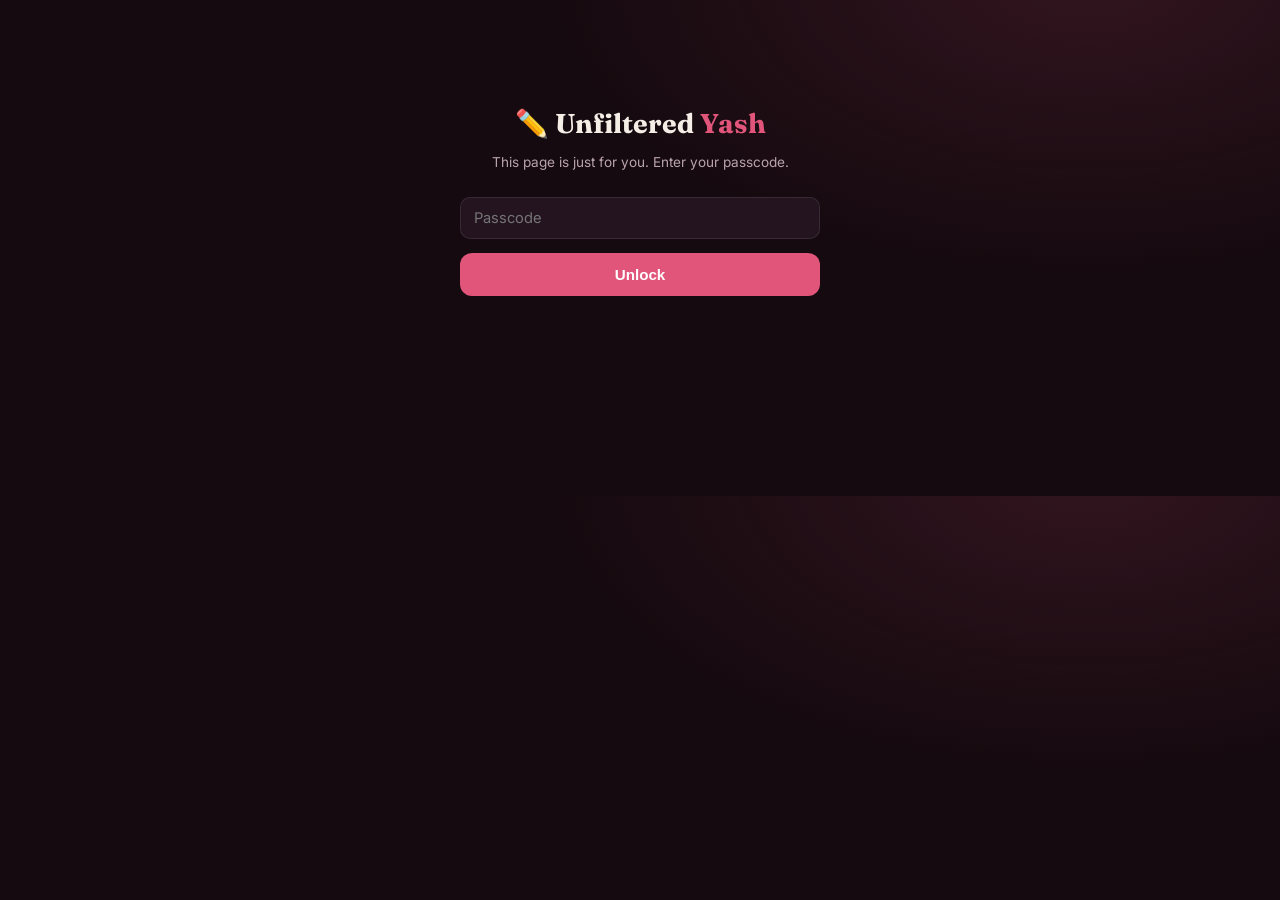
<file: admin.html>
<!DOCTYPE html>
<html lang="en">
<head>
<meta charset="UTF-8">
<meta name="viewport" content="width=device-width, initial-scale=1.0">
<title>Admin Panel — Yash Chaudhary</title>
<meta name="robots" content="noindex, nofollow">
<link rel="preconnect" href="https://fonts.googleapis.com">
<link rel="preconnect" href="https://fonts.gstatic.com" crossorigin>
<link href="https://fonts.googleapis.com/css2?family=Fraunces:opsz,wght@9..144,600;9..144,700;9..144,900&family=Caveat:wght@600&family=Inter:wght@400;500;600;700&family=IBM+Plex+Mono:wght@400;500&display=swap" rel="stylesheet">
<style>
  :root{
    --bg:#150A0F; --panel:#1D1017; --panel2:#241420; --line:rgba(255,255,255,0.09);
    --pink:#E2557B; --pink-soft:#F2A6BE; --text:#F5EEE6; --dim:#B9A3AC;
    --cream:#F2E8D5; --cream-ink:#3A2A24;
  }
  *{box-sizing:border-box;}
  body{margin:0;background:radial-gradient(ellipse 900px 500px at 85% -5%, rgba(226,85,123,0.14), transparent 60%),var(--bg);
    color:var(--text); font-family:'Inter',sans-serif; padding:0 0 80px;}
  a{color:var(--pink-soft);}
  .wrap{max-width:860px;margin:0 auto;padding:26px 18px 40px;}
  .top{display:flex;align-items:center;justify-content:space-between;margin-bottom:22px;flex-wrap:wrap;gap:10px;}
  .top .back{font-size:.82rem;color:var(--dim);}
  h1{font-family:'Fraunces',serif;font-weight:700;font-size:1.7rem;margin:0 0 4px;}
  h1 span{color:var(--pink);}
  .lock, .form-card{display:none;}
  .lock.show, .form-card.show{display:block;}

  .lock{max-width:360px;margin:80px auto;text-align:center;}
  .lock input{width:100%; padding:13px 16px; border-radius:12px; border:1px solid var(--line); background:var(--panel2); color:var(--text); font-size:1rem; margin:14px 0;}
  .lock button{width:100%; padding:13px; border-radius:12px; border:none; background:var(--pink); color:#fff; font-weight:700; font-size:.95rem; cursor:pointer;}
  .lock p{color:var(--dim); font-size:.85rem;}

  .gh-config{margin-bottom:20px; background:rgba(226,85,123,0.05); border:1px dashed var(--line); border-radius:12px; padding:12px 16px;}
  .gh-config h3{font-family:'Fraunces',serif; font-size:.9rem; margin:0 0 8px; color:var(--pink-soft);}
  .gh-config input{width:100%; padding:8px 12px; border-radius:8px; border:1px solid var(--line); background:var(--panel2); color:var(--text); font-size:.8rem;}
  
  fieldset{border:1px solid var(--line);border-radius:16px;padding:18px 18px 20px;margin-bottom:16px;}
  legend{font-family:'Fraunces',serif;font-weight:600;color:var(--pink-soft);padding:0 8px;font-size:.95rem;}
  label{display:block;font-size:.8rem;color:var(--dim);margin:12px 0 6px;font-weight:600;}
  label.first{margin-top:0;}
  input[type=text], input[type=date], input[type=number], input[type=url], textarea, select{
    width:100%;padding:11px 13px;border-radius:10px;border:1px solid var(--line);
    background:var(--panel2);color:var(--text);font-family:'Inter',sans-serif;font-size:.92rem;resize:vertical;
  }
  textarea{min-height:64px;font-family:'Inter',sans-serif;}
  textarea.journal{min-height:190px;font-family:'Caveat',cursive;font-size:1.35rem;line-height:1.45;color:var(--cream-ink);background:var(--cream);}
  .row2{display:grid;grid-template-columns:1fr 1fr;gap:12px;}
  .hint{color:var(--dim);font-size:.72rem;margin-top:4px;}

  .tabs{display:flex;gap:8px;margin:18px 0 22px;flex-wrap:wrap;}
  .tab{padding:10px 18px;border-radius:20px;border:1px solid var(--line);background:var(--panel2);color:var(--dim);font-size:.85rem;font-weight:600;cursor:pointer;}
  .tab.active{background:var(--pink);border-color:var(--pink);color:#fff;}
  .preview-card{margin:14px 0;padding:14px;border:1px solid rgba(226,85,123,.35);border-radius:14px;background:rgba(18,10,15,.72);box-shadow:0 12px 26px rgba(0,0,0,.22);}
  .preview-card strong{color:#f2a6be;display:block;margin-bottom:8px;}
  .preview-card pre{margin:0;white-space:pre-wrap;word-break:break-word;color:#f5eee6;font:500 .86rem/1.55 'IBM Plex Mono',monospace;max-height:260px;overflow:auto;}
  .actions{display:flex;gap:10px;flex-wrap:wrap;margin-top:20px;}
  .btn{padding:13px 20px;border-radius:12px;border:1px solid var(--line);background:var(--panel2);color:var(--text);font-weight:600;font-size:.88rem;cursor:pointer;}
  .btn.primary{background:var(--pink);border-color:var(--pink);color:#fff;flex:1;}
  .btn.publish{background:#2da44e; border-color:#2da44e; color:#fff; flex:1;}
  .btn.publish:disabled{opacity:0.5; cursor:not-allowed;}
  .btn.ghost{color:var(--dim);}
  .upload-area{display:flex;gap:12px;align-items:center;flex-wrap:wrap;margin-top:8px;}
  .upload-area .btn{flex:none;display:inline-flex;align-items:center;gap:8px;}
  .upload-area input[type=file]{display:none;}
  .upload-status{font-size:.76rem;color:var(--dim);min-height:16px;}
  .upload-status.ok{color:#7ee787;}
  .upload-status.err{color:#e2557b;}
  .up-preview{display:none;margin-top:10px;border:1px dashed var(--pink-soft);border-radius:10px;padding:8px;max-width:220px;background:rgba(226,85,123,.05);}
  .up-preview.show{display:block;}
  .up-preview img{width:100%;border-radius:8px;max-height:180px;object-fit:cover;}
  .up-preview .meta{font-size:.72rem;color:var(--dim);margin-top:6px;font-family:'IBM Plex Mono',monospace;word-break:break-all;}

  .output{margin-top:22px;}
  .output textarea{width:100%;min-height:260px;font-family:'IBM Plex Mono',monospace;font-size:.78rem;background:#0f080c;border:1px solid var(--line);border-radius:12px;padding:14px;color:#dfe;line-height:1.5;}
  .steps{background:var(--panel2);border:1px solid var(--line);border-radius:12px;padding:14px 16px;font-size:.85rem;color:var(--dim);margin-bottom:12px;}
  .steps b{color:var(--text);}
  .saved-note{font-size:.76rem;color:var(--dim);margin-top:4px;}
  .search-wrap{display:grid;grid-template-columns:1fr auto;gap:10px;align-items:end;margin-bottom:10px;}
  #port-image-fieldset{background:rgba(226,85,123,.035);}
  .portfolio-image-note{font-size:.72rem;color:var(--dim);margin-top:6px;}
  .search-wrap .btn{flex:none;}
  .cms-status{margin:14px 0;padding:12px 14px;border:1px solid rgba(126,231,135,.25);border-radius:12px;background:rgba(126,231,135,.05);color:var(--dim);font-size:.78rem;line-height:1.45;}
  .cms-status strong{color:#7ee787;}
  .cms-history{margin-top:10px;padding-top:10px;border-top:1px solid var(--line);font-family:'IBM Plex Mono',monospace;font-size:.68rem;color:var(--dim);}
  .cms-history:empty{display:none;}
  .cms-history a{color:var(--pink-soft);}
  .btn.secondary{background:rgba(226,85,123,.08);border-color:rgba(226,85,123,.25);color:var(--pink-soft);}
  .admin-tools{display:flex;flex-wrap:wrap;gap:8px;margin:12px 0 4px;}
  .admin-tools .btn{font-size:.76rem;padding:9px 12px;}
  .audit-note{font-size:.7rem;color:var(--dim);margin-top:8px;line-height:1.45;}


    .edit-media-list{display:grid;grid-template-columns:repeat(auto-fit,minmax(170px,1fr));gap:12px;margin:12px 0 16px}
    .edit-media-item{position:relative;padding:8px;border:1px solid rgba(255,255,255,.14);border-radius:14px;background:rgba(255,255,255,.05)}
    .edit-media-item img,.edit-media-item video{display:block;width:100%;height:130px;object-fit:cover;border-radius:10px;background:#120b16}
    .edit-media-item input{margin-top:8px;width:100%}
    .edit-thumb-wrap{display:flex;align-items:center;gap:12px;flex-wrap:wrap;margin:10px 0}
    .edit-thumb-wrap img{display:block;max-width:240px;max-height:180px;width:auto;height:auto;object-fit:contain;border-radius:12px;border:1px solid rgba(255,255,255,.18);background:#120b16}
    .edit-thumb-meta{font:500 .72rem/1.4 'IBM Plex Mono',monospace;color:var(--dim);word-break:break-all}
    .edit-media-remove{margin-top:8px;width:100%;background:#6e1730!important;border-color:#a43a58!important}
    @media(max-width:620px){.edit-media-list{grid-template-columns:repeat(2,minmax(0,1fr))}.edit-media-item img,.edit-media-item video{height:112px}}
</style>
<script>

/* PREMIUM_PUBLISH_GUARD_V1 */
function validatePublishPayload(filename, payload){
  if(!payload || typeof payload !== 'string') throw new Error('Publish stopped: generated content is empty.');
  try { new Function(payload); } catch(e) { throw new Error('Publish stopped: generated JavaScript is invalid. ' + e.message); }
}

</script>
</head>
<body>
<div class="wrap">

  <div class="lock show" id="lock">
    <h1 style="justify-content:center;">✏️ Unfiltered <span>Yash</span></h1>
    <p>This page is just for you. Enter your passcode.</p>
    <input type="text" id="passcode" placeholder="Passcode" autocomplete="off">
    <button onclick="tryUnlock()">Unlock</button>
    <p id="lock-error" style="color:#e2557b;display:none;">Wrong passcode, try again.</p>
  </div>

  <div class="form-card" id="form-card">
    <div class="top">
      <a class="back" href="index.html">← back to portfolio</a>
      <span class="saved-note" id="draft-note"></span>
    </div>
    <h1 id="mode-title">Write Today's <span>Entry</span></h1>

    <div class="gh-config" id="gh-config">
      <h3>🚀 GitHub Auto-Publish</h3>
      <input type="password" id="gh-token" placeholder="Enter GitHub Personal Access Token (PAT)" onchange="saveGhToken()">
      <div class="actions" style="margin-top:8px;"><button class="btn secondary" type="button" onclick="forgetGhToken()">Forget token on this device</button></div>
      <div class="hint" style="margin-top:6px;">Your token is saved <b>on this device</b> so publishing stays automatic across refreshes. Use “Forget token” on any shared/public device. Existing website data is not deleted when the token is cleared.</div>
    </div>

    <div class="tabs" id="mode-tabs">
      <button type="button" class="tab active" data-mode="entry">✏️ Daily Entry</button>
      <button type="button" class="tab" data-mode="edit">🖊️ Edit Past Entry</button>
      <button type="button" class="tab" data-mode="section">📌 Post to Section</button>
      <button type="button" class="tab" data-mode="portfolio">💼 Portfolio Manager</button>
    </div>

    <!-- ========== DAILY ENTRY ========== -->
    <div id="entry-fields">
      <fieldset>
        <legend>When</legend>
        <div class="row2">
          <div>
            <label class="first">Day number</label>
            <input type="number" id="f-day" placeholder="auto-filled from date">
            <div class="hint">Auto = (date − 11 Aug 2026) + 1.</div>
          </div>
          <div>
            <label class="first">Date</label>
            <input type="date" id="f-date">
          </div>
        </div>
      </fieldset>

      <fieldset>
        <legend>The big note — write the whole day here</legend>
        <textarea class="journal" id="f-journal" placeholder="Today I woke up and…"></textarea>
      </fieldset>

      <fieldset>
        <legend>Photo (optional)</legend>
        <div class="upload-area">
          <button class="btn" type="button" onclick="document.getElementById('f-photo-file').click()">📁 Upload Image</button>
          <input type="file" id="f-photo-file" accept="image/*" onchange="onPhotoFilePicked(this)">
          <div class="upload-status" id="up-status"></div>
        </div>
        <div class="up-preview" id="up-preview">
          <img id="up-preview-img" alt="preview">
          <div class="meta" id="up-preview-meta"></div>
        </div>
        <label class="first">Image URL or filename <span style="color:#7ee787;">(filled automatically when you upload)</span></label>
        <input type="text" id="f-photo-src" placeholder="e.g. photos/day02.jpg">
        <label>Caption</label>
        <input type="text" id="f-photo-cap" placeholder="e.g. Sunset from the terrace">
      </fieldset>

      <fieldset>
        <legend>Daily Discipline</legend>
        <label class="first">Daily Completion Percentage (%)</label>
        <input type="number" id="f-discipline" min="0" max="100" step="1" value="0" placeholder="e.g. 85">
        <div class="hint">How much of today’s planned work did you complete? Enter a value from 0 to 100.</div>
        <label>Topics / tags (optional)</label>
        <input type="text" id="f-tags" placeholder="e.g. college, study, health">
        <div class="hint">Comma-separated tags make the archive easier to browse. Existing entries also receive safe inferred tags automatically.</div>
      </fieldset>

      <fieldset>
        <legend>Scrapbook gallery (up to 8 items)</legend>
        <label class="first">Photos</label>
        <input type="file" id="f-media-images" accept="image/*" multiple onchange="onJournalMediaPicked(this, 'entry-images')">
        <div class="hint">Select up to 8 photos. Existing single-photo entries remain fully compatible.</div>
        <div class="upload-status" id="f-media-status"></div>
        <div class="media-pick-list" id="f-media-list"></div>
        <label>Short videos</label>
        <input type="file" id="f-video-file" accept="video/*" multiple onchange="onJournalVideoPicked(this, 'entry-video')">
        <div class="hint">You can add short MP4/WebM videos up to 60 MB each. Total gallery items are capped at 8.</div>
        <div class="upload-status" id="f-video-status"></div>
      </fieldset>
    </div>

    <!-- ========== EDIT PAST ENTRY ========== -->
    <div class="section-wrap" id="edit-wrap" style="display:none;">
      <fieldset>
        <legend>Edit a past daily entry</legend>
        <div class="search-wrap">
          <div>
            <label class="first">Search by Day number or Date</label>
            <input type="text" id="edit-search" placeholder="e.g. 12 or 2026-08-12" oninput="filterEditList()">
            <div class="hint">Choose a day, then load it here. Nothing is transferred to Daily Entry.</div>
          </div>
          <button class="btn" type="button" onclick="clearEditSearch()" style="margin-bottom:2px;">✕</button>
        </div>
        <label class="first">Pick the day you want to edit</label>
        <select id="edit-select"></select>
        <div class="actions" style="margin-top:12px;">
          <button class="btn" type="button" onclick="loadEntryForEdit()">Load this entry here</button>
          <button class="btn" type="button" style="background:#8b0000;border-color:#8b0000;" onclick="deleteEntryForEdit()">🗑️ Delete this entry</button>
        </div>
      </fieldset>
      <div id="edit-entry-form" style="display:none;">
        <fieldset>
          <legend>Entry details</legend>
          <div class="row2">
            <div><label class="first">Day number</label><input type="number" id="e-day" min="1"></div>
            <div><label class="first">Date</label><input type="date" id="e-date"></div>
          </div>
          <label class="first">Journal note</label>
          <textarea class="journal" id="e-journal" placeholder="Edit the full journal note"></textarea>
          <label class="first">Daily Completion Percentage (%)</label>
          <input type="number" id="e-discipline" min="0" max="100" step="1" value="0">
        </fieldset>
        <fieldset>
          <legend>Entry thumbnail photo</legend>
          <div class="hint">This is the single full-size photo shown above the journal text. It stays separate from the scrapbook gallery.</div>
          <div class="edit-thumb-wrap" id="e-thumb-wrap" style="display:none;">
            <img id="e-thumb-preview" alt="Current entry thumbnail">
            <div class="edit-thumb-meta" id="e-thumb-meta"></div>
          </div>
          <div class="actions" style="margin-top:10px;">
            <label class="btn" style="display:inline-flex;align-items:center;gap:8px;margin:0;cursor:pointer;">Replace thumbnail photo
              <input type="file" id="e-thumb-file" accept="image/*" onchange="onEditThumbnailPicked(this)" style="display:none;">
            </label>
            <button class="btn" type="button" onclick="removeEditThumbnail()">Remove thumbnail</button>
          </div>
          <div class="upload-status" id="e-thumb-status"></div>
        </fieldset>
        <fieldset>
          <legend>Scrapbook media</legend>
          <div class="hint">Captions are optional. Remove any item with its own button, or add new photos/videos below.</div>
          <div class="edit-media-list" id="e-media-list"></div>
          <label class="first">Add photos</label>
          <input type="file" id="e-media-images" accept="image/*" multiple onchange="onEditMediaPicked(this, 'image')">
          <label> add short videos</label>
          <input type="file" id="e-media-videos" accept="video/*" multiple onchange="onEditMediaPicked(this, 'video')">
          <div class="hint">Videos can be up to 60 MB each.</div>
          <div class="upload-status" id="e-media-status"></div>
        </fieldset>
        <div class="actions">
          <button class="btn" type="button" onclick="saveEditDraft()">Save edit draft</button>
          <button class="btn primary" type="button" onclick="prepareEditPublish()">🚀 Publish this edited entry</button>
          <button class="btn" type="button" onclick="cancelEditEntry()">Cancel</button>
        </div>
      </div>
    </div>

    <!-- ========== POST TO SECTION ========== -->
    <div class="section-wrap" id="sec-wrap" style="display:none;">
      <fieldset>
        <legend>Post to a section</legend>
        <select id="sec-select" onchange="onSecTypeChange()">
          <option value="random">🖼️ Random Stuff</option>
          <option value="tried">🧪 Things I Tried</option>
          <option value="learned">📘 Things I Learned</option>
        </select>

        <div id="sec-random-fields">
          <label class="first">Your post</label>
          <textarea id="s-random-text" placeholder="Bro the ARSD canteen queue is genuinely a full workout 😭"></textarea>
        </div>

        <div id="sec-tried-fields" style="display:none;">
          <label class="first">What did you try? (title)</label>
          <input type="text" id="s-tried-title" placeholder="e.g. Testing a new editing workflow">
          <div class="row2">
            <div><label class="first">Expected</label><input type="text" id="s-tried-expected"></div>
            <div><label class="first">Actual</label><input type="text" id="s-tried-actual"></div>
          </div>
          <label>What you learned</label>
          <textarea id="s-tried-learned"></textarea>
          <div class="row2">
            <div>
              <label class="first">Result</label>
              <select id="s-tried-outcome">
                <option value="worked">✅ Worked</option>
                <option value="failed">❌ Failed</option>
                <option value="mixed">🔀 Mixed</option>
              </select>
            </div>
            <div><label class="first">Date</label><input type="text" id="s-tried-date" placeholder="e.g. 12 August 2026"></div>
          </div>
        </div>

        <div id="sec-learned-fields" style="display:none;">
          <label class="first">Course / skill name</label>
          <input type="text" id="s-learned-course" placeholder="e.g. Financial Accounting — Basics">
          <div class="row2">
            <div>
              <label class="first">Status</label>
              <select id="s-learned-status">
                <option value="in">🔄 In progress</option>
                <option value="done">✅ Completed</option>
              </select>
            </div>
            <div><label class="first">Completed date (if done)</label><input type="text" id="s-learned-done"></div>
          </div>
          <label>What you learned (separate with • or new lines)</label>
          <textarea id="s-learned-items"></textarea>
          <label>How are you using it</label>
          <input type="text" id="s-learned-used">
        </div>
        <fieldset style="margin-top:14px;">
          <legend>Scrapbook media (optional)</legend>
          <label class="first">Photos for this section card</label>
          <input type="file" id="s-media-images" accept="image/*" multiple onchange="onJournalMediaPicked(this, 'section-images')">
          <div class="hint">These become a premium scrapbook gallery on the public page. Up to 8 total photos/videos.</div>
          <div class="upload-status" id="s-media-status"></div>
          <div class="media-pick-list" id="s-media-list"></div>
          <label>Short videos</label>
          <input type="file" id="s-video-file" accept="video/*" multiple onchange="onJournalVideoPicked(this, 'section-video')">
          <div class="hint">Total photos + videos are capped at 8 for this card.</div>
          <div class="upload-status" id="s-video-status"></div>
        </fieldset>
      </fieldset>
    </div>

    <!-- ========== PORTFOLIO MANAGER ========== -->
    <div class="section-wrap" id="port-wrap" style="display:none;">
      <fieldset>
        <legend>Portfolio Management</legend>
        <label class="first">Which part of your portfolio?</label>
        <select id="port-select" onchange="onPortTypeChange()">
          <option value="journey">🛤️ Journey Milestone</option>
          <option value="experience">💼 Experience Node</option>
          <option value="credentials">📜 Credentials / Folio</option>
          <option value="skills">⚡ Skills</option>
        </select>

        <div id="port-journey-fields">
          <label class="first">Milestone Title</label>
          <input type="text" id="p-j-title" placeholder="e.g. B.Com (Hons) — ARSD College">
          <label>Date Range</label>
          <input type="text" id="p-j-date" placeholder="e.g. Aug 2026 – 2029">
          <label>Milestone Story (1-2 paragraphs)</label>
          <textarea id="p-j-text" placeholder="Tell the story..."></textarea>
        </div>

        <div id="port-experience-fields" style="display:none;">
          <label class="first">Role Name</label>
          <input type="text" id="p-e-role" placeholder="e.g. Design & Content Team Member">
          <label>Organization / College</label>
          <input type="text" id="p-e-org" placeholder="e.g. TEDxSVC · Sri Venkateswara College">
          <label>Duration</label>
          <input type="text" id="p-e-date" placeholder="e.g. Sep 2025 – Feb 2026 · 6 mos">
          <label>Brief Description</label>
          <textarea id="p-e-desc"></textarea>
        </div>

        <div id="port-credentials-fields" style="display:none;">
          <label class="first">Which Folio?</label>
          <select id="p-c-folio" onchange="populatePortList()">
            <option value="finance">Finance & Valuation</option>
            <option value="tech">AI Automation & Tech</option>
            <option value="strategy">Strategy & Consulting</option>
            <option value="marketing">Marketing & Real Client Work</option>
          </select>
          <label>Credential Title</label>
          <input type="text" id="p-c-title">
          <label>Status</label>
          <input type="text" id="p-c-status" placeholder="e.g. Completed">
          <label>Issuer & Date</label>
          <input type="text" id="p-c-issuer">
          <label>Description</label>
          <textarea id="p-c-desc"></textarea>
          <label>Certificate Image Filename</label>
          <input type="text" id="p-c-img" placeholder="e.g. cert.webp">
          <label>Verification Link</label>
          <input type="url" id="p-c-verify">
          <label>Skills Learned (comma separated)</label>
          <input type="text" id="p-c-skills">
        </div>

        <div id="port-skills-fields" style="display:none;">
          <label class="first">Skill Name</label>
          <input type="text" id="p-s-title">
          <label>Level / Experience</label>
          <input type="text" id="p-s-level">
          <label>Brief Description</label>
          <textarea id="p-s-desc"></textarea>
        </div>
      </fieldset>

      <fieldset id="port-image-fieldset">
        <legend>Photo / Certificate Image (optional)</legend>
        <div class="upload-area">
          <button class="btn" type="button" onclick="document.getElementById('p-image-file').click()">📁 Upload / Replace Image</button>
          <button class="btn ghost" type="button" onclick="removePortfolioImage()">🗑️ Remove Image</button>
          <input type="file" id="p-image-file" accept="image/*" onchange="onPortfolioImagePicked(this)">
          <div class="upload-status" id="p-image-status"></div>
        </div>
        <div class="up-preview" id="p-image-preview"><img id="p-image-preview-img" alt="portfolio image preview"><div class="meta" id="p-image-preview-meta"></div></div>
        <label class="first">Image URL or filename <span style="color:#7ee787;">(filled automatically)</span></label>
        <input type="text" id="p-image-src" placeholder="e.g. portfolio/journey-01.webp">
        <label>Image alt text</label>
        <input type="text" id="p-image-alt" placeholder="Describe the image or certificate">
        <div class="hint">Use a short, meaningful description. It helps visitors using screen readers and makes certificates easier to identify.</div>
      </fieldset>

      <fieldset id="port-list-wrap" style="display:none;">
        <legend>Existing Items</legend>
        <div id="port-list" style="max-height:300px; overflow-y:auto; font-size:.85rem;"></div>
      </fieldset>
    </div>

    <div class="cms-status" id="cms-status"><strong>CMS safety:</strong> Generate validates your data locally. Publish will create a timestamped GitHub backup before updating the live data file.</div>
    <div class="cms-history" id="publish-history"></div>
    <div class="admin-tools"><button class="btn secondary" type="button" onclick="exportJournal('json')">⇩ Export JSON</button><button class="btn secondary" type="button" onclick="exportJournal('md')">⇩ Export Markdown</button><button class="btn secondary" type="button" onclick="renderPublishHistory()">↻ Refresh audit</button></div>
    <div class="audit-note">Publishing remains backup-first. Every successful data publish records a local audit entry and attempts to append a durable <code>publish-audit.json</code> file in the repository. Rollback restores the selected protected backup after creating a fresh backup of the current live file.</div>
    <div class="actions">
      <button class="btn primary" id="btn-generate" onclick="handleGenerate()">Generate Code</button>
      <button class="btn secondary" onclick="runContentCheck()">✓ Check content</button>
      <button class="btn secondary" onclick="previewGeneratedContent()">👁️ Preview</button>
      <button class="btn publish" id="btn-publish" onclick="publishToGitHub()" style="display:none;">🚀 Publish to GitHub</button>
      <button class="btn secondary" onclick="saveDraft(); setCmsStatus('Draft saved locally. Your live site was not changed.','ok');">Save draft</button>
      <button class="btn ghost" onclick="clearDraft()">Clear draft</button>
    </div>

    <div class="output" id="output-wrap" style="display:none;">
      <div class="steps" id="publish-steps"><b>How to publish:</b> Copy this code or click Publish to GitHub.</div>
      <div class="preview-card" id="content-preview" style="display:none;" aria-live="polite"><strong>Safe preview — nothing is live yet</strong><pre id="content-preview-text"></pre></div>
      <textarea id="output" readonly onclick="this.select()"></textarea>
      <div class="actions"><button class="btn primary" onclick="copyOutput()">📋 Copy code</button></div>
    </div>
  </div>

</div>

<style>
.media-pick-list{display:grid;grid-template-columns:repeat(auto-fit,minmax(120px,1fr));gap:10px;margin-top:10px}.media-pick{border:1px solid var(--line);border-radius:10px;padding:7px;font-size:.72rem}.media-pick img{width:100%;height:82px;object-fit:cover;border-radius:7px;display:block;margin-bottom:5px}.upload-status{min-height:1.2em}.upload-status.ok{color:#7ee787}.upload-status.err{color:#ff8b8b}

/* autonomous-polish-css-v1 */
html { scroll-padding-top:max(1.5rem,env(safe-area-inset-top)); text-rendering:optimizeLegibility; -webkit-font-smoothing:antialiased; }
body { overflow-x:clip; }
:where(button,a,input,textarea,select):focus-visible { outline:2px solid #7db7ff; outline-offset:3px; }
@media (max-width:760px) { body { -webkit-overflow-scrolling:touch; overscroll-behavior-x:none; } :where(input,textarea,select,button) { font-size:16px; } }
</style>
<script>document.write('<script src="entries-data.js?v='+Date.now()+'\"><\/script>');</script>
<script>document.write('<script src="sections-data.js?v='+Date.now()+'\"><\/script>');</script>
<script>document.write('<script src="portfolio-data.js?v='+Date.now()+'\"><\/script>');</script>
<script>
  const PASSCODE_HASH = "b/69nx7tIBfBPiuSu73AICrGCkfiEnFEBsCGVb0Acxo=";
  const GITHUB_REPO = "iyashchaudhary/iyashchaudhary.github.io";
  let currentMode = 'entry';
  let uploadedPhotoFilename = null;
  // Convenience mode: keep the existing automatic publishing workflow across refreshes.
  // The token is kept only for this browser session; never use this on a shared/public computer.
  // PATs are session-only: never persist a GitHub credential across browser restarts.
  // Remove the legacy persistent token key created by older admin builds.
  try { localStorage.removeItem('uy_gh_token'); } catch (_) {}
  let ghToken = sessionStorage.getItem('uy_gh_token') || '';
  function getGithubToken(){ return ghToken.trim(); }

  async function tryUnlock(){
    const entered = document.getElementById('passcode').value;
    const digest = await crypto.subtle.digest('SHA-256', new TextEncoder().encode(entered));
    const enteredHash = btoa(String.fromCharCode(...new Uint8Array(digest)));
    if(enteredHash === PASSCODE_HASH){
      document.getElementById('lock').classList.remove('show');
      document.getElementById('form-card').classList.add('show');
      const savedToken = getGithubToken();
      if(savedToken) document.getElementById('gh-token').value = savedToken;
      updatePublishButtons();
      loadDraft();
      renderPublishHistory();
      const params = new URLSearchParams(location.search);
      if(params.get('mode') === 'edit' && params.get('day')) loadEntryFromData(parseInt(params.get('day')));
      if(window._prefillSection) {
        switchMode('section');
        document.getElementById('sec-select').value = window._prefillSection === 'learned-tried' ? 'learned' : window._prefillSection;
        onSecTypeChange();
      }
    } else { document.getElementById('lock-error').style.display = 'block'; }
  }
  document.getElementById('passcode').addEventListener('keydown', e=>{ if(e.key==='Enter') tryUnlock(); });

  function switchMode(mode){
    currentMode = mode;
    document.querySelectorAll('.tab').forEach(b=>b.classList.toggle('active', b.dataset.mode===mode));
    document.getElementById('entry-fields').style.display = (mode==='entry') ? '' : 'none';
    document.getElementById('edit-wrap').style.display = (mode==='edit') ? '' : 'none';
    document.getElementById('sec-wrap').style.display = (mode==='section') ? '' : 'none';
    document.getElementById('port-wrap').style.display = (mode==='portfolio') ? '' : 'none';
    document.getElementById('output-wrap').style.display = 'none';
    document.getElementById('mode-title').innerHTML = mode==='entry' ? 'Write Today\u2019s <span>Entry</span>' : mode==='edit' ? 'Edit a <span>Past Entry</span>' : mode==='section' ? 'Post to a <span>Section</span>' : 'Manage <span>Portfolio</span>';
    if(mode==='edit') populateEditSelect();
  }
  document.querySelectorAll('.tab').forEach(btn=>btn.addEventListener('click', ()=>switchMode(btn.dataset.mode)));

  function saveGhToken() { ghToken = document.getElementById('gh-token').value.trim(); if(ghToken) sessionStorage.setItem('uy_gh_token', ghToken); else sessionStorage.removeItem('uy_gh_token'); updatePublishButtons(); setCmsStatus('Token saved for this browser session. Use Forget token before leaving this device.', 'info'); }
  function forgetGhToken() { ghToken = ''; sessionStorage.removeItem('uy_gh_token'); document.getElementById('gh-token').value=''; updatePublishButtons(); setCmsStatus('Token removed from this device. Existing GitHub data was not changed.', 'ok'); }
  function updatePublishButtons() { const display = getGithubToken() ? 'inline-block' : 'none'; document.getElementById('btn-publish').style.display = display; }

  // --- Daily Entry Logic ---
  const START_DATE = new Date('2026-08-11T00:00:00');
  const DAY_MS = 86400000;
  function clearNewEntryThumbnailState(message='Thumbnail cleared from this draft.'){
    uploadedPhotoFilename = null;
    const src=document.getElementById('f-photo-src'), cap=document.getElementById('f-photo-cap'), file=document.getElementById('f-photo-file'), preview=document.getElementById('up-preview'), previewImg=document.getElementById('up-preview-img'), previewMeta=document.getElementById('up-preview-meta'), status=document.getElementById('up-status');
    if(src) src.value=''; if(cap) cap.value=''; if(file) file.value=''; if(preview) preview.classList.remove('show'); if(previewImg) previewImg.removeAttribute('src'); if(previewMeta) previewMeta.textContent=''; if(status){status.className='upload-status';status.textContent=message;}
  }
  function fillDayNumber(){
    const dateVal = document.getElementById('f-date').value;
    if(!dateVal) return;
    const dayField=document.getElementById('f-day');
    const previousDay=dayField.value;
    const diff = Math.round((new Date(dateVal+'T00:00:00') - START_DATE)/DAY_MS);
    if(diff >= 0){
      const nextDay=String(diff+1);
      if(previousDay && previousDay!==nextDay && document.getElementById('f-photo-src')?.value.trim()) clearNewEntryThumbnailState('Date changed — previous thumbnail was cleared.');
      dayField.value=nextDay;
    }
  }
  document.getElementById('f-date').addEventListener('change', fillDayNumber);
  (function(){ if(!document.getElementById('f-date').value) document.getElementById('f-date').value = new Date().toISOString().split('T')[0]; fillDayNumber(); })();

  function esc(s){ return (s||'').toString().replace(/"/g,'\\"'); }
  function resolveMediaSrc(src){
    const value=String(src||'').trim();
    if(!value) return '';
    if(/^(data:|blob:|https?:|\/\/)/i.test(value)) return value;
    return new URL(value.replace(/^\/+/,''), document.baseURI).href;
  }

  // ============ OPTIONAL THUMBNAIL UPLOAD (gallery media stays separate) ============

  async function onPhotoFilePicked(input){
    const file = input.files && input.files[0];
    if(!file) return;
    const status = document.getElementById('up-status');
    status.className = 'upload-status';
    status.textContent = 'Preparing image…';
    try {
      // 1. Compress image to a web-friendly size (max 1440px wide, webp)
      const dataUrl = await compressImage(file);
      // 2. Show local preview immediately
      document.getElementById('up-preview-img').src = dataUrl;
      document.getElementById('up-preview').classList.add('show');
      // 3. Build filename: photos/dayNN.{jpg|webp|png}
      const day = document.getElementById('f-day').value || '??';
      const ext = file.type === 'image/png' ? 'png' : 'webp';
      const filename = `photos/day${String(day).padStart(2,'0')}.${ext}`;
      document.getElementById('up-preview-meta').textContent = filename;
      // 4. Upload straight to GitHub (if token available), else keep local-only
      const token = getGithubToken();
      if(!token){
        uploadedPhotoFilename = filename;
        document.getElementById('f-photo-src').value = filename;
        status.className = 'upload-status';
        status.textContent = 'Image ready. Add GitHub token first — it will be uploaded when you Publish.';
        return;
      }
      status.textContent = 'Uploading to GitHub… (this may take a few seconds)';
      await uploadImageToGitHub(token, filename, dataUrl);
      uploadedPhotoFilename = filename;
      document.getElementById('f-photo-src').value = filename;
      status.className = 'upload-status ok';
      status.textContent = '✅ Uploaded to GitHub. Filename added automatically!';
    } catch(e){
      status.className = 'upload-status err';
      status.textContent = '❌ Upload failed: ' + e.message;
      console.error(e);
    } finally { input.value = ''; }
  }

  function compressImage(file){
    return new Promise((resolve, reject) => {
      const img = new Image();
      img.onload = () => {
        const MAX = 1440;
        let w = img.width, h = img.height;
        if(w > MAX || h > MAX){ const r = Math.min(MAX/w, MAX/h); w = Math.round(w*r); h = Math.round(h*r); }
        const canvas = document.createElement('canvas');
        canvas.width = w; canvas.height = h;
        canvas.getContext('2d').drawImage(img, 0, 0, w, h);
        // webp if browser supports, else jpeg
        const mime = canvas.toDataURL('image/webp').length > 0 && canvas.toDataURL('image/webp').startsWith('data:image/webp') ? 'image/webp' : 'image/jpeg';
        resolve(canvas.toDataURL(mime, 0.82));
      };
      img.onerror = () => reject(new Error('Could not read image file'));
      img.src = URL.createObjectURL(file);
    });
  }

  async function uploadImageToGitHub(token, filename, dataUrl){
    const base64 = dataUrl.split(',')[1];
    const ghUrl = `https://api.github.com/repos/${GITHUB_REPO}/contents/${filename}`;
    // Check if file already exists (create vs update)
    const head = await fetch(ghUrl, { headers: { 'Authorization': `token ${token}` } });
    let sha = undefined;
    if(head.status === 200){ sha = (await head.json()).sha; }
    else if(head.status === 403){ throw new Error('GitHub API rate limit or auth error. Check your token.'); }
    const res = await fetch(ghUrl, {
      method: 'PUT',
      headers: { 'Authorization': `token ${token}`, 'Content-Type': 'application/json' },
      body: JSON.stringify({ message: `Add image ${filename}`, content: base64, ...(sha ? { sha } : {}) })
    });
    if(!res.ok){
      const err = await res.json().catch(()=>({}));
      throw new Error((err && err.message) ? err.message : 'HTTP ' + res.status);
    }
    return res.json();
  }

  let uploadedPortfolioFilename = null;
  function setPortfolioImageFields(src, alt){
    document.getElementById('p-image-src').value = src || '';
    document.getElementById('p-image-alt').value = alt || '';
    const prev = document.getElementById('p-image-preview');
    if(src){ document.getElementById('p-image-preview-img').src = src; document.getElementById('p-image-preview-meta').textContent = src; prev.classList.add('show'); }
    else prev.classList.remove('show');
  }
  async function onPortfolioImagePicked(input){
    const file = input.files && input.files[0]; if(!file) return;
    const status = document.getElementById('p-image-status'); status.className='upload-status'; status.textContent='Preparing image…';
    try {
      const dataUrl = await compressImage(file);
      document.getElementById('p-image-preview-img').src = dataUrl;
      document.getElementById('p-image-preview').classList.add('show');
      const type = document.getElementById('port-select').value;
      const folio = document.getElementById('p-c-folio')?.value || '';
      const stamp = Date.now();
      const ext = file.type === 'image/png' ? 'png' : 'webp';
      const filename = `portfolio/${type}-${folio ? folio+'-' : ''}${stamp}.${ext}`;
      document.getElementById('p-image-preview-meta').textContent = filename;
      document.getElementById('p-image-alt').value ||= file.name.replace(/\.[^.]+$/, '').replace(/[-_]+/g, ' ');
      const token = getGithubToken();
      if(token){ status.textContent='Uploading to GitHub…'; await uploadImageToGitHub(token, filename, dataUrl); status.className='upload-status ok'; status.textContent='✅ Uploaded to GitHub'; }
      else status.textContent='Image ready. Add GitHub token before publishing.';
      uploadedPortfolioFilename = filename; document.getElementById('p-image-src').value = filename;
    } catch(e){ status.className='upload-status err'; status.textContent='❌ Upload failed: '+e.message; }
    finally { input.value=''; }
  }
  function portfolioImageSrc(){ return document.getElementById('p-image-src').value.trim() || uploadedPortfolioFilename || ''; }
  function removePortfolioImage(){
    uploadedPortfolioFilename = null;
    document.getElementById('p-image-src').value = '';
    document.getElementById('p-image-alt').value = '';
    document.getElementById('p-image-file').value = '';
    document.getElementById('p-image-preview').classList.remove('show');
    document.getElementById('p-image-preview-img').removeAttribute('src');
    document.getElementById('p-image-preview-meta').textContent = '';
    const status = document.getElementById('p-image-status');
    status.className = 'upload-status';
    status.textContent = 'Image removed from this draft. Existing repository files were not deleted.';
    setCmsStatus('Image removed from the current draft only. Generate and publish to update the portfolio record.', 'info');
  }
  function previewGeneratedContent(){
    if(!runContentCheck()) return;
    if(!document.getElementById('output').value.trim()){
      if(currentMode==='entry') generateEntry();
      else if(currentMode==='section') generateSection();
      else if(currentMode==='portfolio') generatePortfolio();
    }
    const code = document.getElementById('output').value.trim();
    if(!code) return;
    document.getElementById('output-wrap').style.display = 'block';
    document.getElementById('content-preview-text').textContent = code;
    document.getElementById('content-preview').style.display = 'block';
    setCmsStatus('Preview ready. This is local only; the live website has not changed.', 'ok');
  }

  function handleGenerate(){
    if(!runContentCheck()) return false;
    let generated='';
    if(currentMode==='entry') generated=generateEntry() || '';
    else if(currentMode==='section') generateSection();
    else if(currentMode==='portfolio') generatePortfolio();
    return !!(generated || document.getElementById('output')?.value.trim());
  }

  const uploadedJournalMedia = { 'entry-images': [], 'section-images': [], 'entry-video': [], 'section-video': [] };
  function fileToDataUrl(file){ return new Promise((resolve,reject)=>{ const r=new FileReader(); r.onload=()=>resolve(r.result); r.onerror=reject; r.readAsDataURL(file); }); }
  function mediaStatus(kind, text, cls=''){ const id = kind.startsWith('entry') ? (kind==='entry-images'?'f-media-status':'f-video-status') : (kind==='section-images'?'s-media-status':'s-video-status'); const el=document.getElementById(id); if(el){el.className='upload-status '+cls;el.textContent=text;} }
  function mediaList(kind){ return document.getElementById(kind.startsWith('entry')?'f-media-list':'s-media-list'); }
  function renderPickedMedia(kind){
    const prefix=kind.startsWith('entry')?'entry':'section', list=mediaList(kind); if(!list)return;
    const all=[...(uploadedJournalMedia[prefix+'-images']||[]).map((x,i)=>({...x,_kind:prefix+'-images',_index:i,_type:'image'})), ...(uploadedJournalMedia[prefix+'-video']||[]).map((x,i)=>({...x,_kind:prefix+'-video',_index:i,_type:'video'}))];
    list.innerHTML=all.map(x=>`<div class="media-pick">${x._type==='video' && x.data?`<video controls muted preload="metadata" src="${esc(x.data)}" style="width:100%;height:82px;object-fit:cover;border-radius:7px;margin-bottom:5px;"></video>`:x.data&&x.data.startsWith('data:image')?`<img src="${esc(x.data)}" alt="">`:''}<span>${esc(x.name||x.src)}${x._type==='video'?' · video':''}</span><input type="text" placeholder="Caption (optional)" value="${esc(x.caption||'')}" data-caption-kind="${x._kind}" data-caption-index="${x._index}"><button type="button" class="btn" data-remove-kind="${x._kind}" data-remove-index="${x._index}">Remove</button></div>`).join('');
    list.querySelectorAll('[data-caption-kind]').forEach(el=>el.addEventListener('input',e=>{uploadedJournalMedia[e.target.dataset.captionKind][Number(e.target.dataset.captionIndex)].caption=e.target.value;}));
    list.querySelectorAll('[data-remove-kind]').forEach(el=>el.addEventListener('click',e=>{uploadedJournalMedia[e.target.dataset.removeKind].splice(Number(e.target.dataset.removeIndex),1);renderPickedMedia(kind);}));
  }
  function galleryCount(prefix){return uploadedJournalMedia[prefix+'-images'].length+uploadedJournalMedia[prefix+'-video'].length;}
  async function onJournalMediaPicked(input, kind){
    const prefix=kind.startsWith('entry')?'entry':'section'; const files=[...(input.files||[])]; const room=Math.max(0,8-galleryCount(prefix)); if(!files.length)return;
    if(files.length>room){mediaStatus(kind,`Only ${room} more item${room===1?'':'s'} can be added (8 total).`,'err');input.value='';return;}
    uploadedJournalMedia[kind]=[]; mediaStatus(kind,'Preparing selected photos…');
    try{ for(const file of files){ const data=await compressImage(file); const ext=file.type==='image/png'?'png':'webp'; const filename=`media/journal-${Date.now()}-${Math.random().toString(36).slice(2,7)}.${ext}`; uploadedJournalMedia[kind].push({src:filename,name:file.name,data}); } renderPickedMedia(kind); const token=getGithubToken(); if(token){ for(const x of uploadedJournalMedia[kind]) await uploadImageToGitHub(token,x.src,x.data); mediaStatus(kind,'✅ Photos uploaded to GitHub','ok'); } else mediaStatus(kind,'Photos ready. Add the GitHub token before publishing.'); }
    catch(e){ mediaStatus(kind,'❌ '+e.message,'err'); } finally { input.value=''; }
  }
  async function onJournalVideoPicked(input, kind){
    const prefix=kind.startsWith('entry')?'entry':'section', files=[...(input.files||[])], room=Math.max(0,8-galleryCount(prefix));
    if(!files.length)return; if(files.length>room){mediaStatus(kind,`Only ${room} more item${room===1?'':'s'} can be added (8 total).`,'err');input.value='';return;}
    mediaStatus(kind,'Preparing video preview…');
    try{
      for(const file of files){
        if(!file.type || !file.type.startsWith('video/')) throw new Error(`${file.name} is not a supported video file.`);
        if(file.size>60*1024*1024) throw new Error(`${file.name} is over 60 MB.`);
        const data=await fileToDataUrl(file), ext=(file.name.split('.').pop()||'mp4').toLowerCase().replace(/[^a-z0-9]/g,'')||'mp4';
        const filename=`media/journal-${Date.now()}-${Math.random().toString(36).slice(2,7)}.${ext}`, token=getGithubToken();
        if(token){mediaStatus(kind,`Uploading ${file.name}…`);await uploadImageToGitHub(token,filename,data);}
        uploadedJournalMedia[kind].push({src:filename,name:file.name,data,type:'video',uploaded:!!token});
      }
      renderPickedMedia(kind); mediaStatus(kind,getGithubToken()?'✅ Videos uploaded and previewed':'Videos ready. Add the GitHub token before publishing.','ok');
    }catch(e){mediaStatus(kind,'❌ Video upload failed: '+e.message,'err');}
    finally{input.value='';}
  }
  function mediaObjectArray(kind){ return (uploadedJournalMedia[kind]||[]).filter(x=>x&&x.src).map(x=>({src:x.src,caption:x.caption||''})); }
  function journalMediaFields(prefix){ const imageKind=prefix==='entry'?'entry-images':'section-images'; const videoKind=prefix==='entry'?'entry-video':'section-video'; return {photos:mediaObjectArray(imageKind),videos:mediaObjectArray(videoKind)}; }

  function generateEntry(){
    const day=parseInt(document.getElementById('f-day').value,10), date=document.getElementById('f-date').value, journal=document.getElementById('f-journal').value.trim();
    if(!date||!journal)return alert('Date and Journal needed');
    const paras=journal.split(/\n+/).map(s=>s.trim()).filter(Boolean), media=journalMediaFields('entry');
    // Thumbnails are strictly opt-in. Never reuse a previous upload as a fallback.
    const photoSrc=document.getElementById('f-photo-src').value.trim();
    let out=`  {\n    day: ${day},\n    date: "${date}",\n    weekday: "${new Date(date+'T00:00:00').toLocaleDateString('en-US',{weekday:'long'})}",\n    journal: "${paras.map(p=>esc(p)).join('\\n\\n')}",\n`;
    if(photoSrc)out+=`    photo: { src: "${photoSrc}", caption: "${esc(document.getElementById('f-photo-cap').value)}" },\n`;
    if(media.photos.length)out+=`    photos: ${JSON.stringify(media.photos)},\n`;
    if(media.videos.length)out+=`    videos: ${JSON.stringify(media.videos)},\n`;
    const discipline=Math.max(0,Math.min(100,parseInt(document.getElementById('f-discipline').value||'0',10)||0));
    out+=`    discipline: ${discipline},\n`;
    const tags=(document.getElementById('f-tags')?.value||'').split(',').map(x=>x.trim().toLowerCase()).filter(Boolean).filter((x,i,a)=>a.indexOf(x)===i);
    if(tags.length) out+=`    tags: ${JSON.stringify(tags)},\n`;
    const mediaCaption=document.getElementById('f-media-caption')?.value.trim()||'';
    if(mediaCaption) out+=`    mediaCaption: "${esc(mediaCaption)}",\n`;
    out=out.replace(/,\\n$/,'\\n')+`  }`;
    const output=document.getElementById('output');
    if(!output) throw new Error('Entry output area is unavailable. Refresh the admin page and try again.');
    output.value=out;
    document.getElementById('output-wrap').style.display='block';
    document.getElementById('content-preview').style.display='none';
    saveDraft();
    return out;
  }

  function onSecTypeChange(){
    const t = document.getElementById('sec-select').value;
    document.getElementById('sec-random-fields').style.display = t==='random' ? '' : 'none';
    document.getElementById('sec-tried-fields').style.display  = t==='tried'   ? '' : 'none';
    document.getElementById('sec-learned-fields').style.display= t==='learned' ? '' : 'none';
  }
  function generateSection(){
    const t=document.getElementById('sec-select').value, media=journalMediaFields('section'); let out='';
    if(t==='random')out=`  { type: "text", text: "${esc(document.getElementById('s-random-text').value.trim())}", date: "${new Date().toISOString().slice(0,10)}"`;
    else if(t==='tried')out=`  {\n    title: "${esc(document.getElementById('s-tried-title').value)}",\n    date: "${esc(document.getElementById('s-tried-date').value)}",\n    outcome: "${document.getElementById('s-tried-outcome').value}",\n    expected: "${esc(document.getElementById('s-tried-expected').value)}",\n    actual: "${esc(document.getElementById('s-tried-actual').value)}",\n    learned: "${esc(document.getElementById('s-tried-learned').value)}"`;
    else {const status=document.getElementById('s-learned-status').value;out=`  {\n    course: "${esc(document.getElementById('s-learned-course').value)}",\n    completedDate: ${status==='done'?`"${esc(document.getElementById('s-learned-done').value)}"`:'null'},\n    inProgress: ${status==='in'},\n    learned: "${esc(document.getElementById('s-learned-items').value)}",\n    usedFor: "${esc(document.getElementById('s-learned-used').value)}",\n    proofUrl: ""`;}
    if(media.photos.length)out+=`,\n    photos: ${JSON.stringify(media.photos)}`; if(media.videos.length)out+=`,\n    videos: ${JSON.stringify(media.videos)}`; const cap=document.getElementById(t==='random'?'s-media-caption':'s-media-caption')?.value.trim()||''; if(cap)out+=`,\n    mediaCaption: "${esc(cap)}"`; out+=' }'; document.getElementById('output').value=out; document.getElementById('output-wrap').style.display='block';
  }

  function onPortTypeChange() {
    const t = document.getElementById('port-select').value;
    document.getElementById('port-journey-fields').style.display = t==='journey' ? '' : 'none';
    document.getElementById('port-experience-fields').style.display = t==='experience' ? '' : 'none';
    document.getElementById('port-credentials-fields').style.display = t==='credentials' ? '' : 'none';
    document.getElementById('port-skills-fields').style.display = t==='skills' ? '' : 'none';
    if(!window._isEditingPort && typeof setPortfolioImageFields === 'function') setPortfolioImageFields('', '');
    populatePortList();
  }

  function populatePortList() {
    const t = document.getElementById('port-select').value;
    const list = document.getElementById('port-list');
    const wrap = document.getElementById('port-list-wrap');
    list.innerHTML = '';
    
    let data = [];
    if(t==='journey') data = window.JOURNEY_DATA || [];
    else if(t==='experience') data = window.EXPERIENCE_DATA || [];
    else if(t==='skills') data = window.SKILLS_DATA || [];
    else if(t==='credentials') {
      const folio = document.getElementById('p-c-folio').value;
      data = (window.CREDENTIALS_DATA && window.CREDENTIALS_DATA[folio]) || [];
    }

    if(!data.length) { wrap.style.display = 'none'; return; }
    wrap.style.display = 'block';

    data.forEach((item, idx) => {
      const div = document.createElement('div');
      div.style.cssText = 'display:flex; justify-content:space-between; align-items:center; padding:8px 0; border-bottom:1px solid var(--line);';
      const title = item.title || item.role || item.course || 'Item ' + idx;
      div.innerHTML = `
        <span>${title}</span>
        <div style="display:flex; gap:8px;">
          <button class="btn" style="padding:4px 8px; font-size:.7rem;" onclick="loadPortItem(${idx})">Edit</button>
          <button class="btn" style="padding:4px 8px; font-size:.7rem; background:#8b0000; border-color:#8b0000;" onclick="deletePortItem(${idx})">Delete</button>
        </div>
      `;
      list.appendChild(div);
    });
  }

  function loadPortItem(idx) {
    const t = document.getElementById('port-select').value;
    let item;
    if(t==='journey') {
      item = window.JOURNEY_DATA[idx];
      document.getElementById('p-j-title').value = item.title;
      document.getElementById('p-j-date').value = item.date;
      document.getElementById('p-j-text').value = item.paragraphs.join('\n');
      setPortfolioImageFields(item.images?.[0]?.src || '', item.images?.[0]?.alt || '');
    } else if(t==='experience') {
      item = window.EXPERIENCE_DATA[idx];
      document.getElementById('p-e-role').value = item.role;
      document.getElementById('p-e-org').value = item.org;
      document.getElementById('p-e-date').value = item.date;
      document.getElementById('p-e-desc').value = item.desc;
      setPortfolioImageFields(item.image || '', item.imageAlt || '');
    } else if(t==='skills') {
      item = window.SKILLS_DATA[idx];
      document.getElementById('p-s-title').value = item.title;
      document.getElementById('p-s-level').value = item.level;
      document.getElementById('p-s-desc').value = item.desc;
      setPortfolioImageFields(item.image || '', item.imageAlt || '');
    } else if(t==='credentials') {
      const folio = document.getElementById('p-c-folio').value;
      item = window.CREDENTIALS_DATA[folio][idx];
      document.getElementById('p-c-title').value = item.title;
      document.getElementById('p-c-status').value = item.status;
      document.getElementById('p-c-issuer').value = item.issuer;
      document.getElementById('p-c-desc').value = item.desc;
      document.getElementById('p-c-img').value = item.certImg || '';
      document.getElementById('p-c-verify').value = item.verifyUrl || '';
      document.getElementById('p-c-skills').value = (item.skills || []).join(', ');
      setPortfolioImageFields(item.certImg || '', item.certAlt || '');
    }
    window._portEditIdx = idx;
    window._isEditingPort = true;
    document.getElementById('btn-generate').textContent = "Update & Generate";
  }

  function deletePortItem(idx) {
    if(!confirm("Delete this item? This will update the file on GitHub immediately.")) return;
    window._portDeleteIdx = idx;
    window._isDeletingPort = true;
    publishToGitHub();
  }
  function generatePortfolio() {
    const t = document.getElementById('port-select').value;
    let out = '';
    if(t==='journey') {
      const paras = document.getElementById('p-j-text').value.split(/\n+/).map(s=>s.trim()).filter(Boolean);
      const img = portfolioImageSrc(), alt = esc(document.getElementById('p-image-alt').value);
      out = `  {\n    title: "${esc(document.getElementById('p-j-title').value)}",\n    date: "${esc(document.getElementById('p-j-date').value)}",\n    paragraphs: [${paras.map(p=>`"${esc(p)}"`).join(', ')}]${img ? `,\n    images: [{ src: "${esc(img)}", alt: "${alt}" }]` : ''}\n  }`;
    } else if(t==='experience') {
      const img = portfolioImageSrc();
      out = `  {\n    role: "${esc(document.getElementById('p-e-role').value)}",\n    org: "${esc(document.getElementById('p-e-org').value)}",\n    date: "${esc(document.getElementById('p-e-date').value)}",\n    desc: "${esc(document.getElementById('p-e-desc').value)}"${img ? `,\n    image: "${esc(img)}", imageAlt: "${esc(document.getElementById('p-image-alt').value)}"` : ''}\n  }`;
    } else if(t==='credentials') {
      const skills = document.getElementById('p-c-skills').value.split(',').map(s=>s.trim()).filter(Boolean);
      out = `  {\n    title: "${esc(document.getElementById('p-c-title').value)}",\n    status: "${esc(document.getElementById('p-c-status').value)}",\n    issuer: "${esc(document.getElementById('p-c-issuer').value)}",\n    desc: "${esc(document.getElementById('p-c-desc').value)}",\n`;
      const certImage = portfolioImageSrc() || document.getElementById('p-c-img').value;
      if(certImage) out += `    certImg: "${esc(certImage)}",\n    certAlt: "${esc(document.getElementById('p-image-alt').value || document.getElementById('p-c-title').value + ' certificate')}",\n`;
      if(document.getElementById('p-c-verify').value) out += `    verifyUrl: "${document.getElementById('p-c-verify').value}",\n`;
      if(skills.length) out += `    skills: [${skills.map(s=>`"${esc(s)}"`).join(', ')}]\n`;
      out += `  }`;
    } else if(t==='skills') {
      const img = portfolioImageSrc();
      out = `  {\n    title: "${esc(document.getElementById('p-s-title').value)}",\n    level: "${esc(document.getElementById('p-s-level').value)}",\n    desc: "${esc(document.getElementById('p-s-desc').value)}"${img ? `,\n    image: "${esc(img)}", imageAlt: "${esc(document.getElementById('p-image-alt').value)}"` : ''}\n  }`;
    }
    document.getElementById('output').value = out;
    document.getElementById('output-wrap').style.display = 'block';
  }

  function populateEditSelect(filter){
    const sel = document.getElementById('edit-select'); sel.innerHTML = '';
    const f = (filter||'').trim().toLowerCase();
    (window.UNFILTERED_ENTRIES || []).slice().reverse().forEach(e=>{
      if(f && String(e.day) !== f && String(e.date||'').toLowerCase() !== f) return;
      const o=document.createElement('option'); o.value=e.day;
      o.textContent=`Day ${String(e.day).padStart(2,'0')} — ${e.date||'No date'} — ${String(e.journal||'').replace(/\s+/g,' ').slice(0,40)}${String(e.journal||'').length>40?'…':''}`;
      sel.appendChild(o);
    });
    if(!sel.options.length) sel.innerHTML='<option disabled>No entries match your search</option>';
  }
  function filterEditList(){ populateEditSelect(document.getElementById('edit-search').value); }
  function clearEditSearch(){ document.getElementById('edit-search').value=''; populateEditSelect(); }
  function editMediaItems(e){
    const out=[];
    (e.photos||[]).forEach(x=>{if(x&&x.src)out.push({src:x.src,type:'image',caption:x.caption||''});});
    (e.videos||[]).forEach(x=>{const v=typeof x==='string'?{src:x}:x;if(v&&v.src)out.push({src:v.src,type:'video',caption:v.caption||''});});
    return out.slice(0,8);
  }
  function renderEditMedia(){
    const box=document.getElementById('e-media-list'); if(!box)return;
    box.innerHTML='';
    (window._editMedia||[]).forEach((m,i)=>{
      const item=document.createElement('div'); item.className='edit-media-item';
      item.innerHTML=(m.type==='video'?`<video muted preload="metadata" src="${esc(resolveMediaSrc(m.src))}"></video>`:`<img src="${esc(resolveMediaSrc(m.src))}" alt="Editable scrapbook media">`)+
        `<input type="text" data-cap="${i}" value="${esc(m.caption||'')}" placeholder="Caption (optional)">`+
        `<button type="button" class="btn edit-media-remove" data-remove="${i}">Remove this ${m.type}</button>`;
      item.querySelector('[data-cap]').addEventListener('input',ev=>{window._editMedia[i].caption=ev.target.value;});
      item.querySelector('[data-remove]').addEventListener('click',()=>{window._editMedia.splice(i,1);renderEditMedia();});
      box.appendChild(item);
    });
  }
  async function onEditMediaPicked(input,type){
    const files=[...(input.files||[])];
    if((window._editMedia||[]).length+files.length>8){alert('Maximum 8 total media items per entry.');input.value='';return;}
    if(!files.length)return;
    const status=document.getElementById('e-media-status'); status.className='upload-status'; status.textContent='Preparing media…';
    try{
      for(const file of files){
        if(type==='video' && file.size>60*1024*1024) throw new Error(`${file.name} is over 60 MB.`);
        const data=type==='image'?await compressImage(file):await fileToDataUrl(file);
        const ext=type==='image'?(file.type==='image/png'?'png':'webp'):(file.name.split('.').pop()||'mp4').toLowerCase();
        const filename=`media/journal-${Date.now()}-${Math.random().toString(36).slice(2,7)}.${ext}`;
        const token=getGithubToken();
        if(token) await uploadImageToGitHub(token,filename,data);
        window._editMedia.push({src:token?filename:data,type,caption:'',name:file.name});
      }
      renderEditMedia(); status.className='upload-status ok'; status.textContent=getGithubToken()?'✅ Media uploaded to GitHub and added to this entry.':'Media ready. Add the GitHub token before publishing.';
    }catch(e){status.className='upload-status err';status.textContent='❌ '+e.message;}
    finally{input.value='';}
  }
  window._editThumbnail={src:'',caption:'',data:'',uploaded:false,removed:false};
  function renderEditThumbnail(){
    const s=window._editThumbnail||{}, wrap=document.getElementById('e-thumb-wrap'), img=document.getElementById('e-thumb-preview'), meta=document.getElementById('e-thumb-meta'); if(!wrap||!img)return;
    const src=s.data||s.src||''; if(src && !s.removed){img.src=src.startsWith('data:')?src:resolveMediaSrc(src); meta.textContent=s.src||'New thumbnail preview'; wrap.style.display='flex';} else {img.removeAttribute('src'); meta.textContent='No thumbnail selected'; wrap.style.display='none';}
  }
  async function onEditThumbnailPicked(input){
    const file=input.files&&input.files[0]; if(!file)return; const status=document.getElementById('e-thumb-status'); status.className='upload-status'; status.textContent='Preparing thumbnail…';
    try{
      const data=await compressImage(file), ext=file.type==='image/png'?'png':'webp', filename=`photos/day${String(document.getElementById('e-day').value||'').padStart(2,'0')}-${Date.now()}.${ext}`, token=getGithubToken();
      if(token){status.textContent='Uploading thumbnail…';await uploadImageToGitHub(token,filename,data);}
      window._editThumbnail={src:filename,caption:(window._editThumbnail?.caption||''),data,uploaded:!!token,removed:false}; renderEditThumbnail(); status.className='upload-status ok'; status.textContent=token?'✅ Thumbnail uploaded and ready':'Thumbnail ready. Add the GitHub token before publishing.';
    }catch(e){status.className='upload-status err';status.textContent='❌ Thumbnail upload failed: '+e.message;} finally{input.value='';}
  }
  function removeEditThumbnail(){window._editThumbnail={src:'',caption:'',data:'',uploaded:false,removed:true};renderEditThumbnail();const s=document.getElementById('e-thumb-status');if(s){s.className='upload-status';s.textContent='Thumbnail removed from this draft. Click Publish to save the removal.';}}

  function loadEntryForEdit(){
    const dayNum=parseInt(document.getElementById('edit-select').value); loadEntryFromData(dayNum);
  }
  function loadEntryFromData(dayNum){
    const e=(window.UNFILTERED_ENTRIES||[]).find(x=>x.day===dayNum); if(!e)return alert('Not found');
    document.getElementById('edit-entry-form').style.display='block';
    document.getElementById('e-day').value=e.day||''; document.getElementById('e-date').value=e.date||'';
    document.getElementById('e-journal').value=e.journal||''; document.getElementById('e-discipline').value=e.discipline??e.dailyDiscipline??0;
    window._editMode=e; window._isEditingExisting=true; window._editMedia=editMediaItems(e); const thumb=e.photo&&typeof e.photo==='object'?e.photo:null; window._editThumbnail={src:thumb?.src||'',caption:thumb?.caption||'',data:'',uploaded:true,removed:!thumb}; renderEditThumbnail(); renderEditMedia();
    currentMode='entry'; setCmsStatus(`Editing Day ${e.day} in this tab. Changes are local until you publish.`, 'info'); updatePublishButtons();
  }
  function cancelEditEntry(){window._isEditingExisting=false;window._editMode=null;window._editMedia=[];window._editThumbnail={src:'',caption:'',data:'',uploaded:false,removed:false};document.getElementById('edit-entry-form').style.display='none';setCmsStatus('Past-entry edit cancelled.','info');}
  function deleteEntryForEdit(){
    const dayNum=parseInt(document.getElementById('edit-select').value), e=(window.UNFILTERED_ENTRIES||[]).find(x=>x.day===dayNum); if(!e)return alert('No entry selected.');
    if(!confirm(`Delete Day ${String(e.day).padStart(2,'0')} — ${e.date} permanently? A protected backup will be created first.`))return;
    currentMode='entry';window._isDeletingExisting=true;window._deleteMode=e;setCmsStatus(`Ready to delete Day ${e.day}. Click Publish to GitHub to confirm.`,'info');updatePublishButtons();
  }
  function buildEditPayload(){
    if(!window._editMode)return alert('Load an entry first.');
    const day=Math.max(1,parseInt(document.getElementById('e-day').value)||window._editMode.day);
    const date=document.getElementById('e-date').value||window._editMode.date||'';
    const media=(window._editMedia||[]).filter(m=>m&&m.src).map(m=>({src:m.src,caption:(m.caption||'').trim()}));
    const photos=media.filter(m=>m.type==='image'), videos=media.filter(m=>m.type==='video');
    const thumb=window._editThumbnail||{}, legacyPhoto=thumb.removed?null:(thumb.src?{src:thumb.src,caption:thumb.caption||''}:null);
    window._editPayload={day,date,journal:document.getElementById('e-journal').value,discipline:Math.max(0,Math.min(100,parseInt(document.getElementById('e-discipline').value)||0)),photo:legacyPhoto,photos,videos,mediaCaption:''};
    document.getElementById('output').value=JSON.stringify(window._editPayload,null,2);
    return window._editPayload;
  }
  function prepareEditPublish(){
    buildEditPayload();
    // Keep the existing publish pipeline, but make it consume the in-place editor payload.
    window._isEditingExisting=true; currentMode='entry'; publishToGitHub();
  }
  function saveEditDraft(){
    if(!window._editMode)return alert('Load an entry first.');
    localStorage.setItem('uy_edit_draft',JSON.stringify({day:document.getElementById('e-day').value,date:document.getElementById('e-date').value,journal:document.getElementById('e-journal').value,discipline:document.getElementById('e-discipline').value,media:window._editMedia||[]}));
    setCmsStatus('Edit draft saved on this device.','ok');
  }
  // ---- Safe serialization helpers for publishToGitHub ----
  // Indent a JS value (object/array/primitive) as a formatted string
  function pretty(v, depth){
    depth = depth || 0;
    const pad = '  '.repeat(depth), pad2 = '  '.repeat(depth + 1);
    if(v === null || v === undefined) return 'null';
    if(typeof v === 'string') return JSON.stringify(v);
    if(typeof v === 'number' || typeof v === 'boolean') return JSON.stringify(v);
    if(Array.isArray(v)) {
      if(!v.length) return '[]';
      return '[\n' + v.map(x => pad2 + pretty(x, depth + 1)).join(',\n') + '\n' + pad + ']';
    }
    const keys = Object.keys(v);
    if(!keys.length) return '{}';
    return '{\n' + keys.map(k => pad2 + k + ': ' + pretty(v[k], depth + 1)).join(',\n') + '\n' + pad + '}';
  }
  function serializeVar(varName, val, prefix){
    return prefix + pretty(val, 0) + ';\nwindow.' + varName + ' = ' + varName + ';';
  }
  function portSelectToVar(pt){
    return pt==='journey' ? 'JOURNEY_DATA' : pt==='experience' ? 'EXPERIENCE_DATA' : pt==='skills' ? 'SKILLS_DATA' : `CREDENTIALS_DATA.${document.getElementById('p-c-folio').value}`;
  }

  function runContentCheck(){
    const issues = [];
    if(currentMode==='entry'){
      if(!document.getElementById('f-date').value) issues.push('Date is missing.');
      if(!document.getElementById('f-journal').value.trim()) issues.push('Journal text is missing.');
      const discipline = Number(document.getElementById('f-discipline').value);
      if(!Number.isFinite(discipline) || discipline < 0 || discipline > 100) issues.push('Daily discipline must be between 0 and 100.');
    } else if(currentMode==='section'){
      const type = document.getElementById('sec-select').value;
      const required = type==='random' ? ['s-random-text'] : type==='tried' ? ['s-tried-title','s-tried-learned'] : ['s-learned-course','s-learned-items'];
      required.forEach(id=>{ if(!document.getElementById(id)?.value.trim()) issues.push(`${id.replace(/^s-/,'').replaceAll('-',' ')} is missing.`); });
    } else if(currentMode==='portfolio'){
      const type = document.getElementById('port-select').value;
      const titleId = type==='journey' ? 'p-j-title' : type==='experience' ? 'p-e-role' : type==='skills' ? 'p-s-title' : 'p-c-title';
      if(document.getElementById(titleId) && !document.getElementById(titleId).value.trim()) issues.push('Primary title is missing.');
      if(document.getElementById('p-image-src')?.value.trim() && !document.getElementById('p-image-alt')?.value.trim()) issues.push('Uploaded image alt text is missing.');
    }
    if(issues.length){ setCmsStatus(issues.join(' '), 'error'); return false; }
    setCmsStatus('No blocking content issues found. You can preview or generate safely.', 'ok'); return true;
  }

  function setCmsStatus(message, type='info'){
    const el = document.getElementById('cms-status');
    if(!el) return;
    el.innerHTML = `<strong>${type==='ok' ? 'CMS ready:' : type==='error' ? 'CMS stopped:' : 'CMS safety:'}</strong> ${message}`;
    el.style.borderColor = type==='ok' ? 'rgba(126,231,135,.35)' : type==='error' ? 'rgba(226,85,123,.45)' : 'rgba(255,255,255,.12)';
  }
  function renderPublishHistory(){
    const el = document.getElementById('publish-history'); if(!el) return;
    try{
      const items = JSON.parse(localStorage.getItem('uy_publish_history') || '[]');
      el.innerHTML = items.length ? '<b>Recent safe publishes / rollback points</b><br>' + items.slice(0,8).map((x,i) => `${new Date(x.at).toLocaleString()} · ${x.file} · <a href="${x.backupUrl || '#'}" target="_blank" rel="noopener">backup</a>${x.commitUrl ? ` · <a href="${x.commitUrl}" target="_blank" rel="noopener">commit</a>` : ''} · <button class="btn secondary" style="padding:3px 7px;font-size:.65rem;" type="button" onclick="rollbackPublish(${i})">Rollback</button>`).join('<br>') : '';
    }catch(e){ el.textContent = ''; }
  }
  function recordPublish(item){
    const items = JSON.parse(localStorage.getItem('uy_publish_history') || '[]');
    items.unshift(item); localStorage.setItem('uy_publish_history', JSON.stringify(items.slice(0,12))); renderPublishHistory();
  }
  async function backupGithubFile(token, filename, content, sha){
    const stamp = new Date().toISOString().replace(/[:.]/g,'-');
    const backupPath = `backups/${stamp}-${filename}`;
    const backupUrl = `https://api.github.com/repos/${GITHUB_REPO}/contents/${backupPath}`;
    const res = await fetch(backupUrl, { method:'PUT', headers:{'Authorization':`token ${token}`,'Content-Type':'application/json'}, body:JSON.stringify({message:`Backup ${filename} before publish`,content:content.replace(/\s/g,'')}) });
    if(!res.ok){ const detail = await res.json().catch(()=>({})); throw new Error(`Backup failed: ${detail.message || res.status}. Publish cancelled.`); }
    const data = await res.json();
    return { path: backupPath, url: data.content?.html_url || `https://github.com/${GITHUB_REPO}/blob/main/${backupPath}` };
  }

  function parseGeneratedValue(raw){
    const text=String(raw||'').trim();
    if(!text) throw new Error('Nothing to publish. Please check the entry fields and click Publish again.');
    try { return JSON.parse(text); } catch(_) {}
    try { return Function('"use strict"; return ('+text+');')(); }
    catch(e) { throw new Error('Generated entry code is invalid: '+e.message+'. Please click Generate Code again, then publish.'); }
  }
  function parseEntriesSource(raw){
    try {
      const scope={};
      const value=Function('window', String(raw)+'\nreturn window.UNFILTERED_ENTRIES;')(scope);
      if(!Array.isArray(value)) throw new Error('UNFILTERED_ENTRIES is not an array');
      return value;
    } catch(e) {
      throw new Error('Could not safely read the latest journal data: '+e.message);
    }
  }
  async function githubJson(token, path, options={}){
    const res=await fetch(`https://api.github.com/repos/${GITHUB_REPO}/contents/${path}`,{headers:{'Authorization':`token ${token}`,'Accept':'application/vnd.github+json'},...options});
    const data=await res.json().catch(()=>({}));
    if(!res.ok) throw new Error(data.message||`GitHub request failed (${res.status})`);
    return data;
  }
  async function appendAuditLog(token, event){
    try{
      let current={entries:[]};
      try{const f=await githubJson(token,'publish-audit.json'); current=JSON.parse(decodeURIComponent(escape(atob((f.content||'').replace(/\s/g,''))))||'{"entries":[]}'); current.sha=f.sha;}catch(_){}
      current.entries=Array.isArray(current.entries)?current.entries:[]; current.entries.unshift(event); current.entries=current.entries.slice(0,100);
      const payload={message:`Audit ${event.action} ${event.file}`,content:btoa(unescape(encodeURIComponent(JSON.stringify({entries:current.entries},null,2)+'\n')))}; if(current.sha)payload.sha=current.sha;
      await githubJson(token,'publish-audit.json',{method:'PUT',headers:{'Authorization':`token ${token}`,'Content-Type':'application/json','Accept':'application/vnd.github+json'},body:JSON.stringify(payload)});
      return true;
    }catch(e){ console.warn('Durable audit log unavailable:',e); return false; }
  }
  async function rollbackPublish(index){
    const token=getGithubToken(); if(!token)return alert('Unlock and add the GitHub token first.');
    const items=JSON.parse(localStorage.getItem('uy_publish_history')||'[]'), item=items[index];
    if(!item?.backupPath)return alert('No rollback point is available for this publish.');
    if(!confirm(`Rollback ${item.file} to the protected backup from ${new Date(item.at).toLocaleString()}?`))return;
    try{
      setCmsStatus(`Preparing rollback of ${item.file}…`);
      const current=await githubJson(token,item.file);
      const backup=await githubJson(token,item.backupPath);
      await backupGithubFile(token,item.file,current.content,current.sha);
      const restored=await githubJson(token,item.file,{method:'PUT',headers:{'Authorization':`token ${token}`,'Content-Type':'application/json','Accept':'application/vnd.github+json'},body:JSON.stringify({message:`Rollback ${item.file} to ${item.backupPath}`,content:(backup.content||'').replace(/\s/g,''),sha:current.sha})});
      await appendAuditLog(token,{at:new Date().toISOString(),action:'rollback',file:item.file,sourceBackup:item.backupPath,commitUrl:restored.commit?.html_url||''});
      setCmsStatus(`Rollback complete for ${item.file}. A backup of the previous live file was created first.`,'ok'); alert('Rollback complete.'); renderPublishHistory();
    }catch(e){setCmsStatus('Rollback stopped: '+e.message,'error');alert('Rollback failed: '+e.message);}
  }
  function downloadText(filename,text,type){const a=document.createElement('a');a.href=URL.createObjectURL(new Blob([text],{type}));a.download=filename;a.click();setTimeout(()=>URL.revokeObjectURL(a.href),1000);}
  function exportJournal(kind){
    const data=Array.isArray(window.UNFILTERED_ENTRIES)?window.UNFILTERED_ENTRIES:[];
    if(kind==='json'){downloadText('unfiltered-yash-backup.json',JSON.stringify(data,null,2)+'\n','application/json');return;}
    const md=data.slice().sort((a,b)=>(a.day||0)-(b.day||0)).map(e=>`# Day ${String(e.day||'').padStart(2,'0')} — ${e.date||''}\n\n${e.journal||''}\n\n**Daily discipline:** ${e.discipline??e.dailyDiscipline??0}%\n\n${Array.isArray(e.tags)&&e.tags.length?'**Tags:** '+e.tags.map(t=>'#'+t).join(' ')+'\n\n':''}---`).join('\n\n');
    downloadText('unfiltered-yash-journal.md',md+'\n','text/markdown');
  }
  async function uploadPendingJournalAssets(token){
    const buckets=Object.values(uploadedJournalMedia||{}).flat();
    for(const asset of buckets){
      if(asset && asset.data && asset.src && !asset.uploaded){
        await uploadImageToGitHub(token,asset.src,asset.data);
        asset.uploaded=true;
      }
    }
    const thumb=window._editThumbnail;
    if(thumb && thumb.data && thumb.src && !thumb.uploaded && !thumb.removed){
      await uploadImageToGitHub(token,thumb.src,thumb.data);
      thumb.uploaded=true;
    }
  }

  async function publishToGitHub() {
    const token = getGithubToken();
    if(!token) return alert("Enter token");
    const btn = document.getElementById('btn-publish');
    btn.disabled = true; btn.textContent = "⏳ Publishing...";
    try {
      // The bottom Publish button is also available while editing. Build the
      // in-place edit payload automatically so it never reads a blank output.
      if(window._isEditingExisting && window._editMode && !document.getElementById('output').value.trim()) buildEditPayload();
      setCmsStatus('Checking selected media before publishing…','info');
      await uploadPendingJournalAssets(token);
      if(!window._isDeletingPort && !window._isDeletingExisting && !window._isEditingExisting){
        // Mobile browsers can preserve a stale internal mode after tab/draft navigation.
        // If the Daily Entry fields are visibly filled, always treat Publish as a new entry.
        const entryFields = document.getElementById('entry-fields');
        const hasDailyEntry = entryFields && getComputedStyle(entryFields).display !== 'none' &&
          document.getElementById('f-date')?.value && document.getElementById('f-journal')?.value.trim();
        if(hasDailyEntry) currentMode = 'entry';
        if(!handleGenerate()) throw new Error('Please enter a date and journal note before publishing.');
      }
      const code = document.getElementById('output').value.trim();
      if(!code) throw new Error('Please generate a valid entry before publishing.');
      let filename = 'entries-data.js', arrayName = 'UNFILTERED_ENTRIES', dayToUpdate = null, dayToDelete = null;
      if(currentMode==='section') {
        filename = 'sections-data.js';
        const sec = document.getElementById('sec-select').value;
        arrayName = sec==='random' ? 'RANDOM_STUFF' : sec==='tried' ? 'THINGS_TRIED' : 'THINGS_LEARNED';
      } else if(currentMode==='portfolio') {
        filename = 'portfolio-data.js';
        const pt = document.getElementById('port-select').value;
        arrayName = pt==='journey' ? 'JOURNEY_DATA' : pt==='experience' ? 'EXPERIENCE_DATA' : pt==='skills' ? 'SKILLS_DATA' : `CREDENTIALS_DATA.${document.getElementById('p-c-folio').value}`;
      } else if(window._isDeletingExisting) dayToDelete = window._deleteMode.day;
      else if(window._isEditingExisting) dayToUpdate = window._editMode.day;

      const res = await fetch(`https://api.github.com/repos/${GITHUB_REPO}/contents/${filename}`, { headers: { 'Authorization': `token ${token}` } });
      if(!res.ok) throw new Error(`Could not read ${filename} from GitHub (${res.status}). Publish cancelled.`);
      const fileData = await res.json();
      if(!fileData.content || !fileData.sha) throw new Error(`GitHub returned incomplete data for ${filename}. Publish cancelled.`);
      const content = decodeURIComponent(escape(atob(fileData.content.replace(/\s/g,''))));
      const entriesForPublish = filename === 'entries-data.js' ? parseEntriesSource(content) : null;
      const isNewEntryPublish = filename === 'entries-data.js' && currentMode === 'entry' && !window._isEditingExisting && !window._isDeletingExisting;
      setCmsStatus(`Creating a protected backup of ${filename} before publishing…`); 
      const backup = await backupGithubFile(token, filename, fileData.content, fileData.sha);
      let newContent = '';
      // Preserve the original file's comment header (everything before the first const)
      const headerEnd = content.indexOf('const ');
      const originalHeader = headerEnd >= 0 ? content.substring(0, headerEnd).trim() : '/* Auto-updated by admin panel */';
      
      // --- SAFE EDIT: edit the live JavaScript arrays directly, then re-serialize cleanly ---
      if(dayToDelete !== null) {
        const idx = entriesForPublish.findIndex(x => x.day === dayToDelete);
        if(idx === -1) throw new Error('Day not found in latest GitHub entries');
        entriesForPublish.splice(idx, 1);
      } else if(dayToUpdate !== null) {
        const idx = entriesForPublish.findIndex(x => x.day === dayToUpdate);
        if(idx === -1) throw new Error('Day not found in latest GitHub entries');
        const edited = window._editPayload || parseGeneratedValue(code);
        entriesForPublish[idx] = Object.assign({}, entriesForPublish[idx], edited, { photos: edited.photos || [], videos: edited.videos || [] });
      } else if(currentMode === 'section') {
        const sec = document.getElementById('sec-select').value;
        let target = sec==='random' ? window.RANDOM_STUFF : sec==='tried' ? window.THINGS_TRIED : sec==='learned' ? window.THINGS_LEARNED : sec==='built' ? window.THINGS_BUILT : window.SMALL_WINS;
        if(window._secEditIdx !== undefined && window._isEditingSection) { target.splice(window._secEditIdx, 1); }
        target.push(parseGeneratedValue(code));
        window._isEditingSection = false;
      } else if(currentMode === 'portfolio') {
        const portVar = portSelectToVar(document.getElementById('port-select').value);
        let target;
        if(portVar.includes('.')) { const parts = portVar.split('.'); target = window[parts[0]][parts[1]]; }
        else target = window[portVar];
        if(window._isDeletingPort) {
          target.splice(window._portDeleteIdx, 1);
        } else if(window._isEditingPort) {
          target.splice(window._portEditIdx, 1, parseGeneratedValue(code));
        } else {
          target.push(parseGeneratedValue(code));
        }
        window._isEditingPort = false;
      } else {
        // New daily entry: merge by day/date so a stale admin tab cannot overwrite newer entries.
        const nextEntry = parseGeneratedValue(code);
        const duplicate = entriesForPublish.findIndex(x => x.day === nextEntry.day || x.date === nextEntry.date);
        if(duplicate >= 0) entriesForPublish.splice(duplicate, 1, nextEntry);
        else entriesForPublish.push(nextEntry);
      }

      // --- FULL RE-SERIALIZATION: Ensure the whole file is reconstructed with all variables ---
      if (filename === 'entries-data.js') {
        newContent = serializeVar('UNFILTERED_ENTRIES', entriesForPublish, 'const UNFILTERED_ENTRIES = ');
      } else if (filename === 'sections-data.js') {
        newContent = 
          serializeVar('THINGS_TRIED', THINGS_TRIED, '// ---------- THINGS I TRIED ----------\nconst THINGS_TRIED = ') + '\n\n' +
          serializeVar('THINGS_LEARNED', THINGS_LEARNED, '// ---------- THINGS I LEARNED ----------\nconst THINGS_LEARNED = ') + '\n\n' +
          serializeVar('THINGS_BUILT', THINGS_BUILT, '// ---------- THINGS I BUILT ----------\nconst THINGS_BUILT = ') + '\n\n' +
          serializeVar('RANDOM_STUFF', RANDOM_STUFF, '// ---------- RANDOM STUFF ----------\nconst RANDOM_STUFF = ') + '\n\n' +
          serializeVar('SMALL_WINS', SMALL_WINS, '// ---------- SMALL WINS ----------\nconst SMALL_WINS = ');
      } else if (filename === 'portfolio-data.js') {
        newContent = 
          serializeVar('JOURNEY_DATA', JOURNEY_DATA, '// ---------- JOURNEY ----------\nconst JOURNEY_DATA = ') + '\n\n' +
          serializeVar('EXPERIENCE_DATA', EXPERIENCE_DATA, '// ---------- EXPERIENCE ----------\nconst EXPERIENCE_DATA = ') + '\n\n' +
          serializeVar('FOCUS_DATA', FOCUS_DATA, '// ---------- CURRENT FOCUS ----------\nconst FOCUS_DATA = ') + '\n\n' +
          serializeVar('PURSUING_DATA', PURSUING_DATA, '// ---------- PURSUING ----------\nconst PURSUING_DATA = ') + '\n\n' +
          serializeVar('CREDENTIALS_DATA', CREDENTIALS_DATA, '// ---------- CREDENTIALS ----------\nconst CREDENTIALS_DATA = ') + '\n\n' +
          serializeVar('SKILLS_DATA', SKILLS_DATA, '// ---------- SKILLS ----------\nconst SKILLS_DATA = ');
      }
      // --- Safety check: the new file must parse as valid JavaScript before publishing ---
      try { new Function(newContent); } catch(e) { throw new Error('Generated file has invalid JavaScript (' + e.message + '). Publish cancelled to protect your site.'); }
      // --- Strip the comment header only kept from original file? Keep original header intact: ---
      newContent = originalHeader + '\n' + newContent;
      validatePublishPayload(filename, newContent);
      const publishRes = await fetch(`https://api.github.com/repos/${GITHUB_REPO}/contents/${filename}`, {
        method: 'PUT', headers: { 'Authorization': `token ${token}`, 'Content-Type': 'application/json' },
        body: JSON.stringify({ message: `Update ${filename}`, content: btoa(unescape(encodeURIComponent(newContent))), sha: fileData.sha })
      });
      if(!publishRes.ok){ const detail = await publishRes.json().catch(()=>({})); throw new Error(detail.message || `GitHub publish failed (${publishRes.status})`); }
      const publishData = await publishRes.json();
      const auditEvent={at:new Date().toISOString(),action:'publish',file:filename,backupPath:backup.path,commitUrl:publishData.commit?.html_url || '',mode:currentMode};
      recordPublish({at:auditEvent.at, file:filename, backupUrl:backup.url, backupPath:backup.path, commitUrl:auditEvent.commitUrl, action:auditEvent.action});
      const durableAudit=await appendAuditLog(token,auditEvent);
      setCmsStatus(`Published ${filename} safely. Backup created at ${backup.path}. ${durableAudit?'Audit log updated.':'Local audit saved; durable audit log could not be updated.'}`, 'ok');
      if(isNewEntryPublish) localStorage.removeItem('uy_draft2');
      alert("🚀 Published successfully. A protected backup was created before the live update.");
      window._isEditingPort = false; window._isDeletingPort = false; window._isEditingExisting = false; window._isDeletingExisting = false; window._deleteMode = null;
      location.href = location.pathname + '?v=' + Date.now();
    } catch (err) { setCmsStatus(err.message, 'error'); alert("❌ Error: " + err.message); } finally { btn.disabled = false; btn.textContent = "🚀 Publish to GitHub"; }
  }

  function saveDraft(){ localStorage.setItem('uy_draft2', JSON.stringify({ day: document.getElementById('f-day').value, date: document.getElementById('f-date').value, journal: document.getElementById('f-journal').value, discipline: document.getElementById('f-discipline').value, tags: document.getElementById('f-tags')?.value||'', photoDay: document.getElementById('f-day').value, photo: { src: document.getElementById('f-photo-src').value, caption: document.getElementById('f-photo-cap').value } })); document.getElementById('draft-note').textContent = 'Draft saved'; }
  function loadDraft(){ try { const d = JSON.parse(localStorage.getItem('uy_draft2')); if(d){ document.getElementById('f-day').value = d.day||''; document.getElementById('f-date').value = d.date||''; document.getElementById('f-journal').value = d.journal||''; document.getElementById('f-discipline').value = d.discipline??0; if(document.getElementById('f-tags')) document.getElementById('f-tags').value=d.tags||''; const sameDay=!!d.photo?.src && String(d.photoDay||d.day||'')===String(d.day||''); document.getElementById('f-photo-src').value = sameDay ? d.photo.src : ''; document.getElementById('f-photo-cap').value = sameDay ? (d.photo?.caption||'') : ''; uploadedPhotoFilename = sameDay ? d.photo.src : null; if(!sameDay) clearNewEntryThumbnailState('Old draft thumbnail cleared; it did not belong to this entry.'); } } catch(e){} }
  function clearDraft(){ if(confirm("Clear?")){ localStorage.removeItem('uy_draft2'); location.reload(); } }
</script>
</body>
</html>
</file>
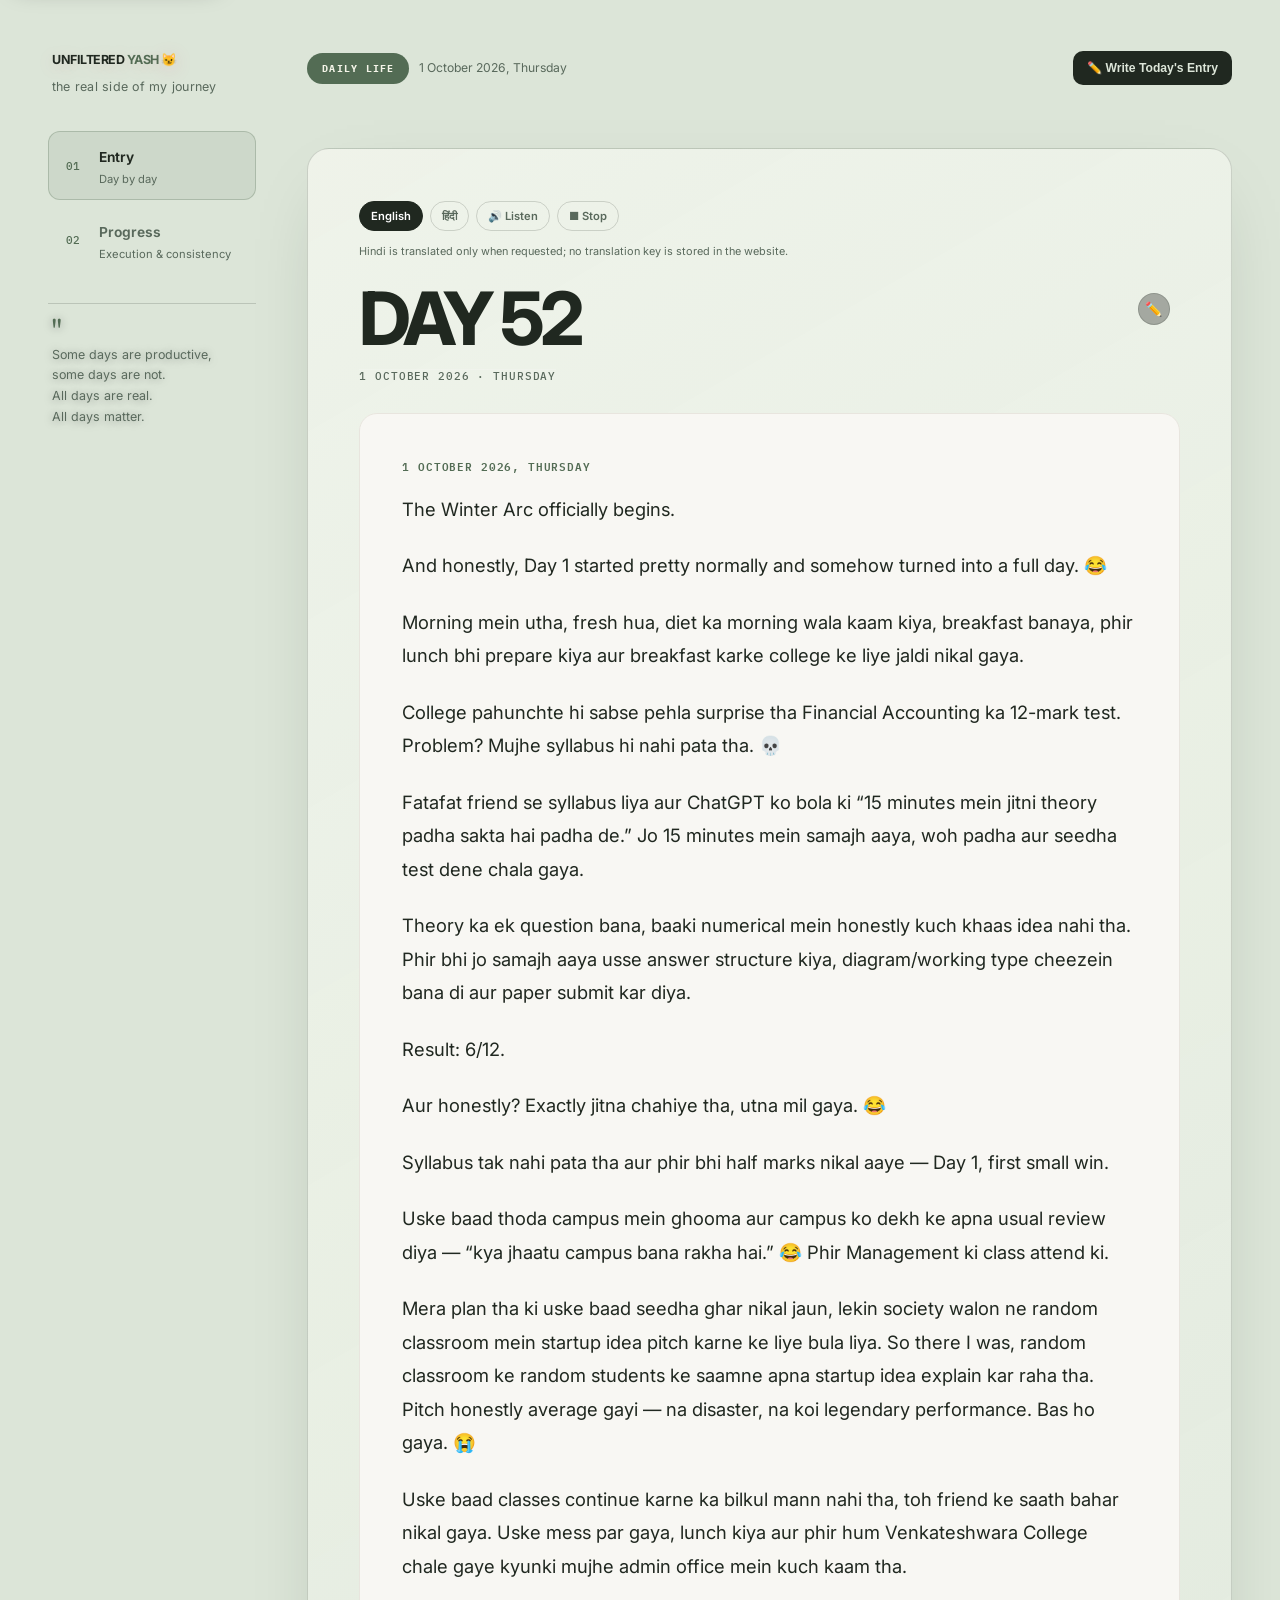
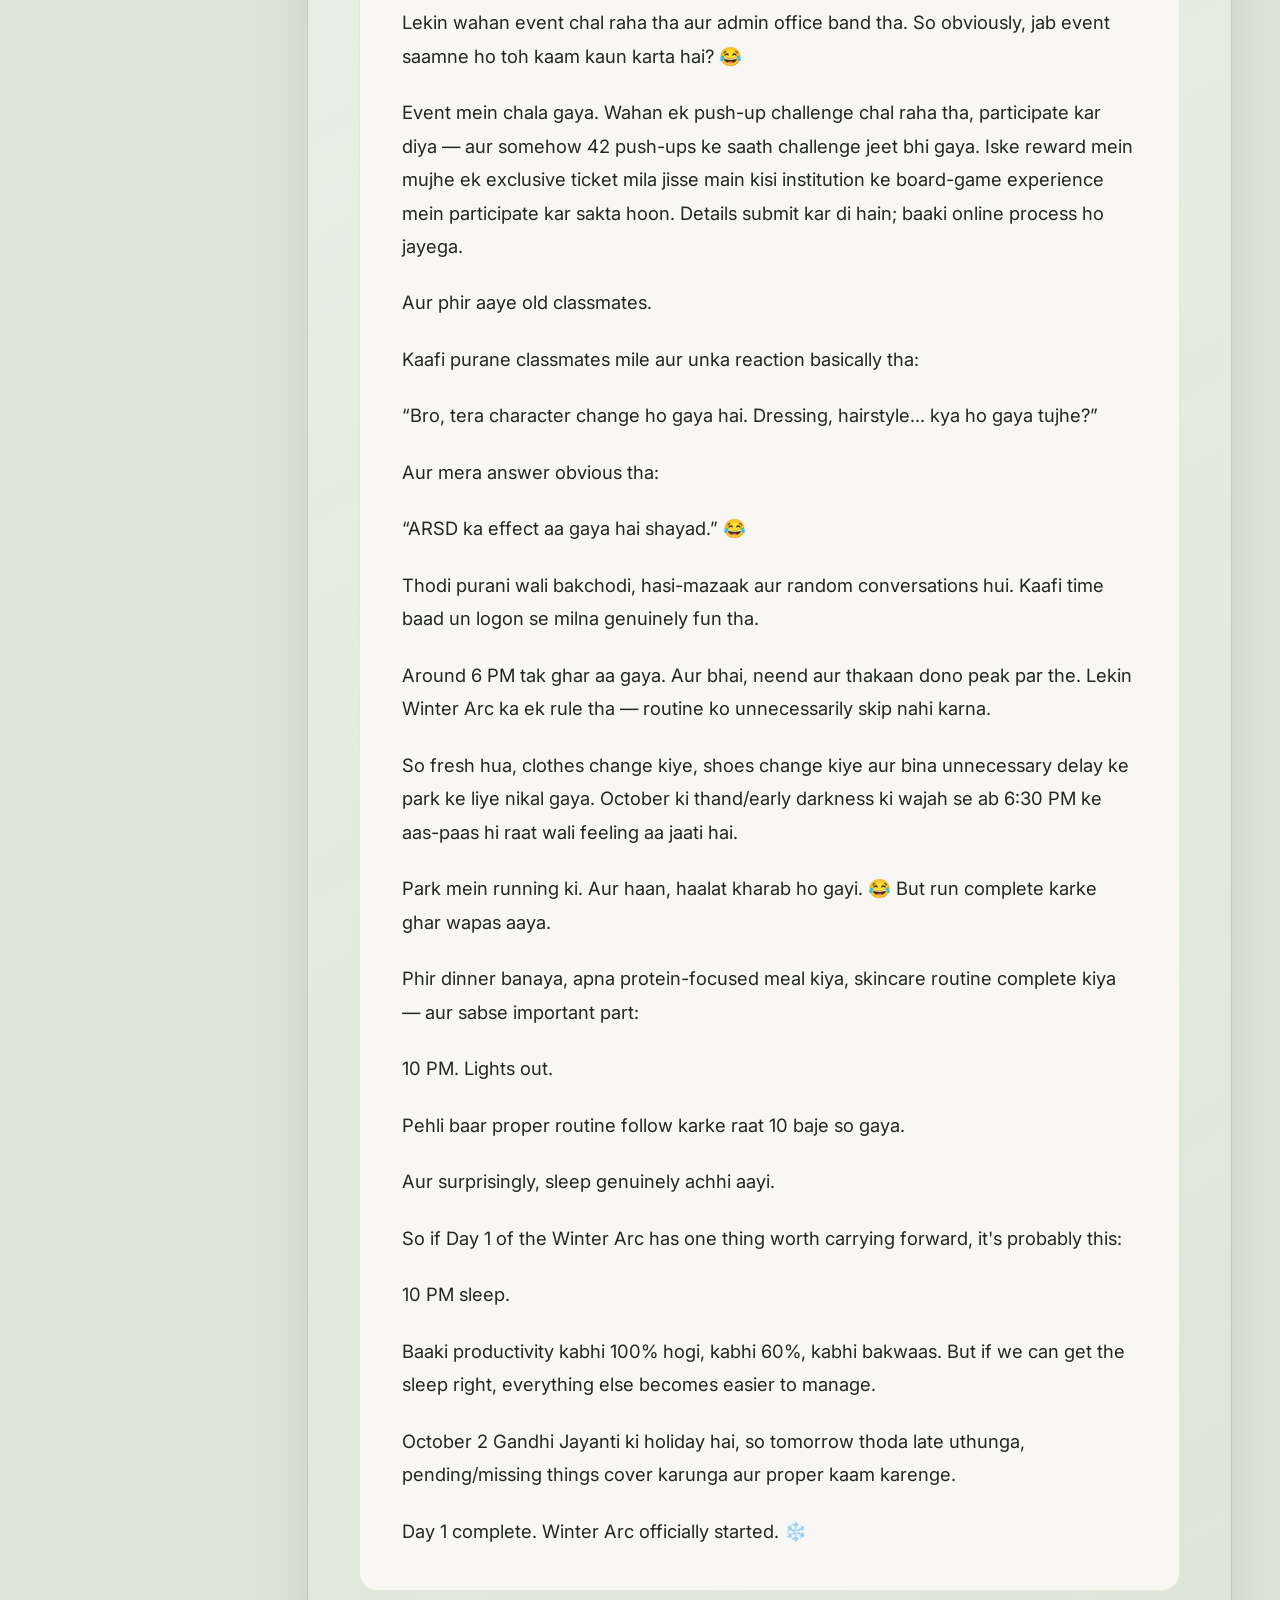
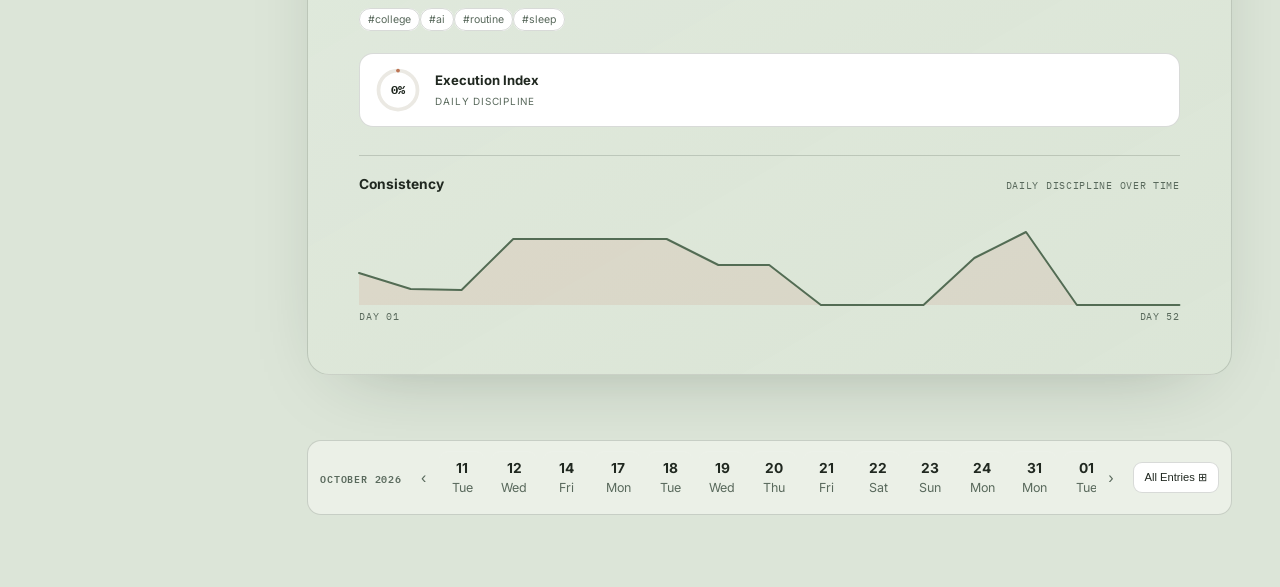
<file: unfiltered.html>
<!DOCTYPE html>
<html lang="en">
<head>
<meta charset="UTF-8">
<meta name="viewport" content="width=device-width, initial-scale=1.0">
<title>Unfiltered Yash — the real side of my journey</title>
<meta name="description" content="The unfiltered, day-by-day record of Yash Chaudhary's college years — not a portfolio, a diary.">
<meta name="author" content="Yash Chaudhary">
<meta name="robots" content="index, follow">
<link rel="canonical" href="https://yashchaudhary.xyz/unfiltered.html">
<meta name="theme-color" content="#F6F4EF">
<meta property="og:type" content="website">
<meta property="og:url" content="https://yashchaudhary.xyz/unfiltered.html">
<meta property="og:site_name" content="Yash Chaudhary">
<meta property="og:title" content="Unfiltered Yash — the real side of my journey">
<meta property="og:description" content="A day-by-day corkboard journal of Yash Chaudhary's real college journey.">
<meta property="og:image" content="https://yashchaudhary.xyz/og-preview.jpg">
<meta property="og:image:alt" content="Unfiltered Yash journal">
<meta name="twitter:card" content="summary_large_image">
<meta name="twitter:title" content="Unfiltered Yash — the real side of my journey">
<meta name="twitter:description" content="A day-by-day corkboard journal of Yash Chaudhary's real college journey.">
<meta name="twitter:image" content="https://yashchaudhary.xyz/og-preview.jpg">
<link rel="icon" href="data:image/svg+xml,%3Csvg xmlns='http://www.w3.org/2000/svg' viewBox='0 0 100 100'%3E%3Crect width='100' height='100' rx='22' fill='%23E2557B'/%3E%3Ctext x='50' y='68' font-size='58' font-family='Georgia,serif' fill='white' text-anchor='middle'%3EY%3C/text%3E%3C/svg%3E">

<link rel="preconnect" href="https://fonts.googleapis.com">
<link rel="preconnect" href="https://fonts.gstatic.com" crossorigin>
<link href="https://fonts.googleapis.com/css2?family=Fraunces:opsz,wght@9..144,500;9..144,600;9..144,700;9..144,900&family=Caveat:wght@500;600;700&family=Inter:wght@400;500;600;700&family=IBM+Plex+Mono:wght@400;500&display=swap" rel="stylesheet">

<style>
  :root{
    --uy-bg:#150A0F;
    --uy-bg-alt:#1D1017;
    --uy-panel:rgba(40,22,30,0.55);
    --uy-panel-solid:#241420;
    --uy-line:rgba(255,255,255,0.08);
    --uy-pink:#E2557B;
    --uy-pink-soft:#F2A6BE;
    --uy-text:#F5EEE6;
    --uy-text-dim:#B9A3AC;
    --uy-cream:#F2E8D5;
    --uy-cream-ink:#3A2A24;
    --shadow-card: 0 14px 34px -14px rgba(0,0,0,0.55);
  }
  *{box-sizing:border-box;}
  html{scroll-behavior:smooth;}
  body{
    margin:0;
    background:
      linear-gradient(180deg,rgba(18,4,12,.12),rgba(13,3,9,.2)),
      var(--uy-bg);
    color:var(--uy-text);
    font-family:'Inter',sans-serif;
    line-height:1.5;
    -webkit-font-smoothing:antialiased;
    min-height:100vh;
    position:relative;
  }
  body::before{content:"";position:fixed;inset:0;pointer-events:none;z-index:0;background:radial-gradient(ellipse at 50% 18%,rgba(255,155,186,.08),transparent 38%),repeating-linear-gradient(115deg,rgba(255,255,255,.014) 0 1px,transparent 1px 6px);mix-blend-mode:screen;opacity:.7;}
  body::after{content:"";position:fixed;inset:-6%;pointer-events:none;z-index:0;background:linear-gradient(180deg,rgba(18,4,12,.12),rgba(13,3,9,.2)),url('assets/unfiltered-burgundy-blossom-bg.webp') center/cover no-repeat;transform:translate3d(0,0,0) scale(1.06);transform-origin:center;animation:uy-bg-drift 30s ease-in-out infinite alternate;will-change:transform;}
  @keyframes uy-bg-drift{0%,100%{transform:translate3d(-1%,-.5%,0) scale(1.06)}50%{transform:translate3d(1%,.7%,0) scale(1.1)}}
  @media (prefers-reduced-motion:reduce){body::after{animation:none;transform:none;will-change:auto;}}
  a{color:inherit;text-decoration:none;}
  .uy-skip-link{position:fixed;left:14px;top:12px;z-index:20;transform:translateY(-180%);padding:10px 14px;border-radius:12px;background:var(--uy-pink);color:#1a0d12;font-weight:800;box-shadow:0 10px 24px rgba(0,0,0,.35);transition:transform .18s ease;}
  .uy-skip-link:focus{transform:translateY(0);outline:3px solid var(--uy-text);outline-offset:3px;}
  .mono{font-family:'IBM Plex Mono',monospace;}
  .hand{font-family:'Caveat',cursive;}
  ::selection{background:var(--uy-pink);color:#1a0d12;}

  /* decorative cherry blossoms — more of them, like the reference */
  .uy-blossoms{display:none;}
  .uy-blossoms svg{position:absolute;}
  .uy-blossoms .b1{top:-70px;right:-50px;width:380px;height:380px;opacity:.6;}
  .uy-blossoms .b2{bottom:-90px;left:-70px;width:340px;height:340px;opacity:.4;}
  .uy-blossoms .b3{top:45%;left:-60px;width:220px;height:220px;opacity:.25;}
  .uy-blossoms .b4{top:18%;right:-70px;width:200px;height:200px;opacity:.2;}
  .blossom-petal{fill:#E2557B;}
  .blossom-center{fill:#7A2E44;}

  .uy-shell{position:relative;z-index:1;max-width:1500px;margin:0 auto;padding:22px clamp(14px,3vw,32px) 80px;
    display:grid; grid-template-columns:230px 1fr; gap:20px;}

  /* ---------- LEFT SIDEBAR ---------- */
  .uy-side{display:flex;flex-direction:column;gap:18px;}
  .uy-brand{padding:4px 2px 10px;}
  .uy-brand .word{font-family:'Fraunces',serif;font-weight:700;font-size:1.5rem;letter-spacing:.2px;}
  .uy-brand .word span{color:var(--uy-pink);}
  .uy-brand .tag{color:var(--uy-text-dim);font-size:.82rem;margin-top:3px;}
  .back-link{display:inline-flex;align-items:center;gap:6px;font-size:.78rem;color:var(--uy-text-dim);margin-bottom:6px;}
  .back-link:hover{color:var(--uy-pink-soft);text-decoration:none;}

  .uy-nav{display:flex;flex-direction:column;gap:8px;}
  .uy-nav a{
    display:flex;align-items:center;gap:12px;padding:13px 14px;border-radius:14px;
    border:1px solid transparent; transition:background .2s ease, border-color .2s ease;
  }
  .uy-nav a .ic{font-size:1.15rem;width:22px;text-align:center;flex:none;}
  .uy-nav a .lbl{font-weight:600;font-size:.94rem;}
  .uy-nav a .sub{display:block;color:var(--uy-text-dim);font-size:.74rem;font-weight:400;margin-top:1px;}
  .uy-nav a:hover{background:rgba(255,255,255,0.04);}
  .uy-nav a.active{background:rgba(226,85,123,0.16);border-color:rgba(226,85,123,0.35);}

  .uy-side-quote{margin-top:auto;padding:18px;border-top:1px solid var(--uy-line);}
  .uy-side-quote .qmark{color:var(--uy-pink);font-family:'Fraunces',serif;font-size:1.8rem;line-height:.6;display:block;margin-bottom:6px;}
  .uy-side-quote p{font-family:'Caveat',cursive;font-size:1.3rem;color:var(--uy-text-dim);margin:0;line-height:1.35;}

  /* ---------- TOP BAR ---------- */
  .uy-topbar{grid-column:2;display:flex;align-items:center;gap:14px;flex-wrap:wrap;margin-bottom:4px;}
  .ribbon{
    background:linear-gradient(135deg,#C96B75,#B85A66);
    color:#fff; font-family:'Fraunces',serif;font-weight:600;letter-spacing:.06em;
    font-size:.8rem; padding:9px 20px; clip-path:polygon(0 0,100% 0,96% 100%,0% 100%,4% 50%);
    text-transform:uppercase;
  }
  .uy-topbar .date{color:var(--uy-text-dim);font-size:.85rem;display:flex;align-items:center;gap:6px;}
  .uy-topbar .spacer{flex:1;}
  .btn-write{
    background:var(--uy-panel-solid); border:1px solid var(--uy-line); color:var(--uy-text);
    padding:11px 18px; border-radius:12px; font-size:.85rem; font-weight:600; cursor:pointer;
    display:flex;align-items:center;gap:8px; transition:border-color .2s ease, transform .15s ease;
  }
  .btn-write:hover{border-color:var(--uy-pink); transform:translateY(-1px);}

  /* ---------- CENTER: CORKBOARD ---------- */
  .uy-day-panel{grid-column:2;
    background:
      linear-gradient(145deg,rgba(84,35,52,.78),rgba(34,12,24,.9)),
      repeating-linear-gradient(45deg, rgba(70,38,50,0.28) 0, rgba(70,38,50,0.28) 2px, rgba(80,44,56,0.2) 2px, rgba(80,44,56,0.2) 8px),
      linear-gradient(160deg, #3A2029 0%, #2A141D 55%, #22101A 100%);
    border:1px solid var(--uy-line); border-radius:26px;
    padding:clamp(20px,3vw,40px); position:relative; overflow:hidden;
    box-shadow:0 30px 60px -25px rgba(0,0,0,0.6), inset 0 0 60px rgba(0,0,0,0.35);
  }
  .day-head{margin-bottom:26px; text-align:center; position:relative; z-index:2;}
  .day-num{font-family:'Fraunces',serif;font-weight:800;font-size:clamp(2.8rem,6.5vw,3.8rem);letter-spacing:.01em;line-height:1;
    color:var(--uy-text); text-shadow:0 2px 14px rgba(0,0,0,.5);}
  .day-date-pill{
    display:inline-block; margin-top:12px; padding:7px 20px; border:2px solid var(--uy-pink);
    border-radius:30px; font-family:'Fraunces',serif; font-weight:600; letter-spacing:.05em;
    font-size:.95rem; color:var(--uy-pink-soft); background:rgba(21,10,15,.45);
  }

  /* the pinned big note */
  .big-note{
    position:relative; max-width:860px; margin:0 auto;
    background:var(--uy-cream); color:var(--uy-cream-ink);
    border-radius:4px; padding:44px clamp(26px,5vw,60px) 40px;
    box-shadow:
      0 18px 40px -12px rgba(0,0,0,.55),
      0 2px 6px rgba(0,0,0,.3),
      inset 0 0 80px rgba(120,80,60,.08);
    transform:rotate(-0.6deg);
    z-index:2;
  }
  .big-note::before{ /* tape strip across the top */
    content:""; position:absolute; top:-12px; left:50%; transform:translateX(-50%) rotate(-1.5deg);
    width:110px; height:28px;
    background:rgba(200,160,90,.6); border:1px solid rgba(255,255,255,.18);
    box-shadow:0 2px 6px rgba(0,0,0,.25);
  }
  .big-note .pin{
    position:absolute; top:16px; left:50%; transform:translateX(-50%);
    width:30px; height:30px; border-radius:50%;
    background:radial-gradient(circle at 35% 30%, #F0887A 0%, #C93A3A 55%, #7E1E1E 100%);
    box-shadow:0 5px 12px rgba(0,0,0,.5), inset 0 -3px 6px rgba(0,0,0,.35), 0 1px 2px rgba(255,255,255,.4);
    z-index:3;
  }
  .big-note .pin::after{ /* pin shadow on the note */
    content:""; position:absolute; top:24px; left:50%; transform:translateX(-50%);
    width:38px; height:10px; border-radius:50%;
    background:rgba(0,0,0,.25); filter:blur(4px);
  }
  .big-note .note-date{
    font-family:'Caveat',cursive; font-size:1.4rem; color:#A65A6B; text-align:center; margin:8px 0 14px;
  }
  .big-note .note-text{
    font-family:'Caveat',cursive; font-size:clamp(1.45rem,2.6vw,1.85rem); line-height:1.42;
  }
  .big-note .note-text p{margin:0 0 16px;}
  .big-note .note-text p:last-child{margin-bottom:0;}

  /* photo under the note */
  .note-photo{
    position:relative; z-index:2; max-width:380px; margin:24px auto 28px;
  }
  .entry-thumbnail{position:relative;z-index:3;max-width:250px;margin:4px auto 24px;padding:8px 8px 30px;background:#efe9df;color:#3a2c33;border-radius:4px;box-shadow:0 18px 34px rgba(0,0,0,.34);transform:rotate(-1.2deg);}
  .entry-thumbnail:before{content:"";position:absolute;top:-9px;left:50%;width:62px;height:19px;transform:translateX(-50%) rotate(-2deg);background:rgba(210,180,127,.72);box-shadow:0 2px 5px rgba(0,0,0,.18);}
  .entry-thumbnail img{display:block;width:100%;aspect-ratio:4/3;object-fit:cover;border-radius:2px;background:#20121a;}
  .entry-thumbnail figcaption{font-family:'Caveat',cursive;font-size:1.05rem;text-align:center;margin-top:6px;}
  .polaroid{
    background:#efe9df; padding:10px 10px 40px; border-radius:3px; box-shadow:var(--shadow-card);
    transform:rotate(1.2deg); position:relative;
  }
  .polaroid img{width:100%; display:block; border-radius:1px; background:#3a2c33; aspect-ratio:4/5; object-fit:cover;}
  .polaroid .cap{
    position:absolute; bottom:10px; left:12px; right:12px; font-family:'Caveat',cursive;
    color:#3a2c33; font-size:1.05rem; text-align:center;
  }

  .markdown-content strong{font-weight:800;color:#7c2747}.markdown-content ul{margin:10px 0 0 1.2em;padding:0}.markdown-content li{margin:4px 0}.media-board{position:relative;z-index:2;margin:30px auto 0;padding:22px;border-radius:22px;background:linear-gradient(145deg,rgba(255,255,255,.13),rgba(255,255,255,.045));border:1px solid rgba(255,255,255,.18);box-shadow:0 22px 45px rgba(0,0,0,.32),inset 0 1px 0 rgba(255,255,255,.15);backdrop-filter:blur(14px)}.media-board h3{font-family:'Fraunces',serif;margin:0 0 14px;color:var(--uy-pink-soft)}.media-collage{display:grid;grid-template-columns:repeat(auto-fit,minmax(150px,1fr));gap:14px;align-items:start}.media-card{position:relative;background:#f0e9df;padding:8px 8px 30px;color:#3a2c33;box-shadow:0 14px 24px rgba(0,0,0,.3);transform:rotate(var(--rot,-1deg));border-radius:3px}.media-card:nth-child(2n){--rot:1.4deg}.media-card:nth-child(3n){--rot:-.4deg}.media-card:before{content:"";position:absolute;top:-8px;left:50%;width:16px;height:16px;border-radius:50%;transform:translateX(-50%);background:radial-gradient(circle at 35% 30%,#ff837c,#bf263f 58%,#6d1729);box-shadow:0 5px 8px rgba(0,0,0,.38);z-index:2}.media-card img,.media-card video{display:block;width:100%;aspect-ratio:4/3;object-fit:cover;border-radius:2px;background:#20121a}.media-card figcaption{font-family:'Caveat',cursive;font-size:1.05rem;text-align:center;margin-top:6px}.glass-media{margin-top:14px;padding:12px;border-radius:16px;background:rgba(15,8,13,.28);border:1px solid rgba(255,255,255,.12)}.section-date{font-family:'IBM Plex Mono',monospace;text-transform:uppercase;letter-spacing:.08em;font-size:.68rem;color:var(--uy-pink-soft);margin:4px 0 12px}.lt-card,.random-note{background:linear-gradient(145deg,rgba(255,255,255,.15),rgba(255,255,255,.055));color:var(--uy-text);border:1px solid rgba(255,255,255,.14);backdrop-filter:blur(16px);box-shadow:0 18px 38px rgba(0,0,0,.28),inset 0 1px 0 rgba(255,255,255,.1)}.lt-card h4{color:var(--uy-cream)}.tc-date{color:var(--uy-pink-soft)}.random-note{font-family:'Inter',sans-serif;font-size:.98rem}.random-note .markdown-content{line-height:1.6}

  /* documentary */
  .note-doc{
    position:relative; z-index:2; max-width:640px; margin:28px auto 0;
  }
  .doc-frame{
    position:relative; padding-bottom:56.25%; height:0; border-radius:14px; overflow:hidden;
    box-shadow:var(--shadow-card); border:1px solid rgba(255,255,255,.08);
  }
  .doc-frame iframe{position:absolute;inset:0;width:100%;height:100%;border:0;}
  .doc-placeholder{
    background:linear-gradient(160deg,#3a2230,#1a0f16); border:1px solid rgba(226,85,123,.3);
    border-radius:14px; padding:34px 24px; text-align:center; box-shadow:var(--shadow-card);
    position:relative;
  }
  .doc-placeholder .badge{display:inline-block;background:rgba(0,0,0,.55); color:#fff; font-size:.7rem; font-weight:700; padding:4px 10px; border-radius:6px; letter-spacing:.05em;margin-bottom:14px;}
  .doc-placeholder .play{
    width:62px;height:62px;border-radius:50%; background:var(--uy-pink); color:#fff;
    display:inline-flex; align-items:center; justify-content:center; font-size:1.4rem;
    box-shadow:0 6px 20px rgba(226,85,123,.5); margin-bottom:12px;
  }
  .doc-placeholder .t{font-family:'Fraunces',serif; font-weight:600; color:var(--uy-pink-soft); font-size:1.05rem;}
  .doc-placeholder .m{color:var(--uy-text-dim); font-size:.78rem; margin-top:5px;}

  /* ---------- BOTTOM STRIP ---------- */
  .uy-strip{grid-column:2;margin-top:18px; background:var(--uy-panel-solid); border:1px solid var(--uy-line); border-radius:18px; padding:12px 16px; display:flex; align-items:center; gap:15px;}
  .uy-strip .month{font-size:.72rem; color:var(--uy-text-dim); text-transform:uppercase; letter-spacing:.06em; flex:none;}
  .uy-strip-inner{display:flex; align-items:center; gap:8px; flex:1; min-width:0;}
  .strip-days{display:flex; gap:8px; overflow-x:auto; flex:1; scrollbar-width:none;}
  .strip-days::-webkit-scrollbar{display:none;}
  .strip-arrow{background:none;border:none;color:var(--uy-text-dim);cursor:pointer;font-size:1rem;flex:none;padding:4px;}
  .day-chip{
    flex:none; width:52px; text-align:center; padding:8px 4px; border-radius:12px; cursor:pointer;
    border:1px solid transparent; color:var(--uy-text-dim); font-size:.78rem;
  }
  .day-chip .n{display:block;font-weight:700;font-size:.95rem;color:var(--uy-text);}
  .day-chip.active{background:var(--uy-pink); color:#fff;}
  .day-chip.active .n{color:#fff;}
  .day-chip.empty{opacity:.35; cursor:default;}
  .btn-all{flex:none; background:transparent; border:1px solid var(--uy-line); color:var(--uy-text); padding:9px 16px; border-radius:10px; font-size:.8rem; cursor:pointer; white-space:nowrap;}

  .empty-state{padding:60px 20px; text-align:center; color:var(--uy-text-dim);}
  .empty-state .big{font-family:'Fraunces',serif; font-size:1.4rem; color:var(--uy-text); margin-bottom:8px;}

  /* ---------- SECTION HEADER ---------- */
  .sec-head{margin-bottom:22px;display:flex;align-items:center;justify-content:space-between;gap:12px;flex-wrap:wrap;}
  .btn-add{padding:10px 18px;border-radius:20px;border:1px solid var(--uy-pink);background:rgba(226,85,123,.14);color:var(--uy-pink);font-weight:600;font-size:.82rem;cursor:pointer;}
  .btn-add:hover{background:var(--uy-pink);color:#fff;}
  .sec-head .day-num{font-size:clamp(2rem,4.4vw,2.6rem);}
  .sec-head p{color:var(--uy-text-dim);margin-top:8px;font-size:.95rem;}

  /* ---------- THINGS I LEARNED & TRIED : combined list ---------- */
  .lt-grid{display:grid;grid-template-columns:1fr;gap:16px;}
  .lt-card{background:#efe9df;color:#3a2c33;border-radius:6px;padding:18px 20px;box-shadow:var(--shadow-card);position:relative;transform:rotate(var(--r,-0.4deg));}
  .lt-card:nth-child(odd){--r:0.5deg;}
  .lt-card .tc-top{display:flex;align-items:center;justify-content:space-between;gap:10px;margin-bottom:10px;flex-wrap:wrap;}
  .lt-card h4{font-family:'Fraunces',serif;font-size:1.15rem;margin:0;color:#3a2233;}
  .pill{font-size:.68rem;font-weight:700;text-transform:uppercase;letter-spacing:.05em;padding:4px 10px;border-radius:20px;flex:none;}
  .pill.worked{background:#cfe3cf;color:#2d4a2d;}
  .pill.failed{background:#e8c6c6;color:#5c2a2a;}
  .pill.mixed{background:#e9dcb8;color:#5c4a1c;}
  .pill.course{background:#c9d8e8;color:#233F4C;}
  .tc-date{font-size:.72rem;color:#7a6a63;margin-bottom:12px;}
  .tc-row{margin-bottom:8px;font-size:.92rem;}
  .tc-row b{font-family:'Fraunces',serif;font-weight:600;color:var(--uy-pink);font-size:.8rem;text-transform:uppercase;letter-spacing:.03em;display:block;margin-bottom:2px;}

  /* ---------- RANDOM STUFF : corkboard ---------- */
  .random-grid{column-count:3;column-gap:16px;}
  @media(max-width:900px){.random-grid{column-count:2;}}
  @media(max-width:560px){.random-grid{column-count:1;}}
  .random-note{break-inside:avoid;margin-bottom:16px;background:var(--uy-cream);color:var(--uy-cream-ink);border-radius:4px;padding:16px;box-shadow:var(--shadow-card);transform:rotate(var(--r,0deg));font-family:'Caveat',cursive;font-size:1.25rem;line-height:1.3;}
  .random-note:nth-child(4n+1){--r:-1deg;}
  .random-note:nth-child(4n+2){--r:0.8deg;}
  .random-note:nth-child(4n+3){--r:-0.5deg;}
  .random-note:nth-child(4n+4){--r:1deg;}
  .random-note img{width:100%;border-radius:3px;margin-bottom:8px;display:block;}

  /* ---------- ALL ENTRIES ARCHIVE ---------- */
  .archive-search{margin-bottom:18px;}
  .archive-search input{width:100%;padding:12px 16px;border-radius:12px;border:1px solid var(--uy-line);background:var(--uy-panel-solid);color:var(--uy-text);font-size:.9rem;font-family:'Inter',sans-serif;}
  .archive-search input:focus{outline:none;border-color:var(--uy-pink);}
  .arch-year{font-family:'Fraunces',serif;font-size:1.3rem;font-weight:700;color:var(--uy-pink-soft);margin:26px 0 10px;padding-left:4px;}
  .arch-year:first-of-type{margin-top:6px;}
  .arch-month{font-size:.78rem;text-transform:uppercase;letter-spacing:.08em;color:var(--uy-text-dim);margin:14px 0 10px;padding-left:4px;}
  .arch-grid{display:grid;grid-template-columns:repeat(auto-fill,minmax(250px,1fr));gap:14px;}
  .arch-day{background:var(--uy-panel-solid);border:1px solid var(--uy-line);border-radius:14px;padding:14px 16px;transition:border-color .2s ease;}
  .arch-day:hover{border-color:rgba(226,85,123,.45);}
  .ad-top{display:flex;align-items:center;justify-content:space-between;margin-bottom:6px;}
  .ad-num{font-family:'Fraunces',serif;font-weight:700;font-size:1rem;color:var(--uy-text);}
  .ad-video{font-size:.9rem;}
  .ad-date{font-size:.72rem;color:var(--uy-text-dim);margin-bottom:8px;}
  .ad-snip{font-family:'Caveat',cursive;font-size:1.12rem;color:var(--uy-text);margin-bottom:12px;line-height:1.25;}
  .ad-actions{display:flex;flex-direction:column;gap:5px;}
  .ad-actions button{background:none;border:1px solid var(--uy-line);color:var(--uy-text);font-size:.78rem;padding:6px 10px;border-radius:9px;cursor:pointer;}
  .ad-actions button:hover{border-color:var(--uy-pink);color:var(--uy-pink-soft);}
  .ad-vlink{font-size:.76rem;color:var(--uy-pink-soft);}

  /* Edit entry button */
  .btn-edit-entry {
    position: absolute;
    top: 10px;
    right: 10px;
    background: rgba(0,0,0,0.3);
    border: 1px solid var(--uy-line);
    color: var(--uy-text-dim);
    width: 32px;
    height: 32px;
    border-radius: 50%;
    display: flex;
    align-items: center;
    justify-content: center;
    cursor: pointer;
    z-index: 10;
    transition: all 0.2s ease;
    font-size: 14px;
  }
  .btn-edit-entry:hover {
    background: var(--uy-pink);
    color: #fff;
    border-color: var(--uy-pink);
    transform: scale(1.1);
  }

  @media (max-width:980px){
    .uy-shell{display:block;max-width:760px;padding:18px 16px 152px;}
    .uy-side{display:block;}
    .uy-brand{padding:0 2px 18px;}
    .uy-brand .word{font-size:clamp(1.55rem,6vw,2.1rem);letter-spacing:.02em;}
    .uy-brand .tag{font-size:.85rem;}
    .uy-nav{display:grid;grid-template-columns:repeat(3,minmax(0,1fr));gap:10px;margin-bottom:18px;}
    .uy-nav a{min-height:76px;display:flex;align-items:flex-start;justify-content:center;flex-direction:column;gap:3px;padding:12px 11px;border-radius:12px;background:rgba(255,255,255,.035);border-color:rgba(255,255,255,.06);}
    .uy-nav a.active{background:rgba(226,85,123,.2);border-color:rgba(226,85,123,.55);box-shadow:0 8px 22px rgba(226,85,123,.12);}
    .uy-nav a .ic{font-size:1rem;width:auto;}
    .uy-nav a .lbl{font-size:.78rem;white-space:nowrap;overflow:hidden;text-overflow:ellipsis;max-width:100%;}
    .uy-nav a .sub{font-size:.64rem;white-space:nowrap;overflow:hidden;text-overflow:ellipsis;max-width:100%;}
    .uy-side-quote{display:none;}
    .uy-topbar{display:flex;margin:0 0 10px;gap:10px;}
    .uy-topbar .ribbon{font-size:.68rem;padding:8px 14px;}
    .uy-topbar .date{font-size:.72rem;}
    .btn-write{display:none;}
    .uy-day-panel{padding:22px 12px 26px;border-radius:20px;}
    .day-head{margin-bottom:22px;}
    .day-num{font-size:clamp(2.8rem,13vw,4.6rem);}
    .day-date-pill{font-size:.72rem;padding:6px 12px;}
    .big-note{padding:38px 24px 30px;margin:0 2px;}
    .big-note .note-date{font-size:1.12rem;}
    .big-note .note-text{font-size:clamp(1.35rem,5.2vw,1.65rem);line-height:1.42;}
    .note-doc{max-width:none;margin:24px 2px 0;}
    .doc-frame{display:none;}
    .doc-card{display:grid;grid-template-columns:minmax(0,1fr);background:#1b1117;border:1px solid rgba(255,255,255,.1);border-radius:14px;overflow:hidden;box-shadow:var(--shadow-card);}
    .doc-card-thumb{position:relative;aspect-ratio:16/9;background:#2b1823;overflow:hidden;}
    .doc-card-thumb img{width:100%;height:100%;object-fit:cover;display:block;}
    .doc-card-thumb .doc-play{position:absolute;left:50%;top:50%;transform:translate(-50%,-50%);width:52px;height:52px;border-radius:50%;display:grid;place-items:center;background:var(--uy-pink);color:white;font-size:1.25rem;box-shadow:0 8px 22px rgba(0,0,0,.45);}
    .doc-card-info{padding:13px 15px 15px;}
    .doc-card-info .doc-label{color:var(--uy-pink-soft);font-size:.72rem;font-weight:700;letter-spacing:.05em;}
    .doc-card-info h3{font-family:'Caveat',cursive;font-size:1.45rem;font-weight:600;margin:4px 0 8px;color:var(--uy-text);}
    .doc-card-info .doc-meta{color:var(--uy-text-dim);font-size:.72rem;margin-bottom:11px;}
    .doc-card-info a{display:inline-flex;border:1px solid rgba(226,85,123,.6);border-radius:9px;padding:7px 11px;color:var(--uy-pink-soft);font-size:.75rem;}
    .uy-strip{position:fixed;bottom:10px;left:10px;right:10px;z-index:100;margin:0;flex-direction:column;gap:7px;background:rgba(29,16,23,.94);backdrop-filter:blur(20px);box-shadow:0 10px 40px rgba(0,0,0,.6);padding:9px;border-radius:18px;}
    .uy-strip .month{margin-right:0;font-size:.7rem;font-weight:700;color:var(--uy-pink-soft);width:100%;text-align:center;}
    .uy-strip-inner{display:flex;align-items:center;width:100%;gap:4px;}
    .strip-days{width:100%;overflow-x:auto;-webkit-overflow-scrolling:touch;}
    .day-chip{width:48px;padding:6px 3px;font-size:.7rem;}
    .day-chip .n{font-size:.88rem;}
    .btn-all{width:100%;text-align:center;padding:7px;font-size:.72rem;}
  }
  @media (min-width:981px){.doc-card{display:none;}}
  @media (max-width:520px){.uy-nav{gap:7px}.uy-nav a{padding:10px 8px}.uy-nav a .lbl{font-size:.7rem}.uy-nav a .sub{font-size:.58rem}.big-note{padding-left:20px;padding-right:20px;}}

  /* ---------- PREMIUM GLASS POLISH ---------- */
  .uy-side,
  .uy-topbar,
  .uy-day-panel,
  .uy-strip{
    isolation:isolate;
  }
  .uy-nav a{
    position:relative;
    min-width:0;
    overflow:hidden;
    background:linear-gradient(145deg,rgba(255,255,255,.095),rgba(255,255,255,.025));
    border:1px solid rgba(255,255,255,.13);
    box-shadow:inset 0 1px 0 rgba(255,255,255,.10),0 14px 30px -20px rgba(0,0,0,.9);
    backdrop-filter:blur(18px) saturate(135%);
    -webkit-backdrop-filter:blur(18px) saturate(135%);
    transition:transform .2s cubic-bezier(.23,1,.32,1),background .2s ease,border-color .2s ease,box-shadow .2s ease;
  }
  .uy-nav a::before{
    content:"";position:absolute;inset:0;pointer-events:none;border-radius:inherit;
    background:linear-gradient(120deg,rgba(255,255,255,.16),transparent 38%,rgba(226,85,123,.08));
    opacity:.55;
  }
  .uy-nav a > *{position:relative;z-index:1;min-width:0;}
  .uy-nav a:hover{transform:translateY(-2px);background:linear-gradient(145deg,rgba(255,255,255,.14),rgba(226,85,123,.08));border-color:rgba(242,166,190,.45);box-shadow:inset 0 1px 0 rgba(255,255,255,.16),0 18px 34px -20px rgba(226,85,123,.55);}
  .uy-nav a.active{background:linear-gradient(145deg,rgba(226,85,123,.36),rgba(91,27,49,.44));border-color:rgba(242,166,190,.72);box-shadow:inset 0 1px 0 rgba(255,255,255,.18),0 18px 38px -20px rgba(226,85,123,.78),0 0 0 1px rgba(226,85,123,.08);}
  .uy-nav a .lbl,.uy-nav a .sub{min-width:0;white-space:normal;overflow-wrap:anywhere;word-break:normal;}
  .uy-nav a .lbl{line-height:1.18;color:#FFF8F4;text-shadow:0 1px 8px rgba(0,0,0,.4);}
  .uy-nav a .sub{line-height:1.25;color:#E5C9D2;}
  .uy-topbar .date,.uy-side-quote,.uy-strip{
    text-shadow:0 1px 10px rgba(0,0,0,.4);
  }
  .uy-topbar .date{padding:8px 13px;border:1px solid rgba(255,255,255,.10);border-radius:999px;background:rgba(255,255,255,.045);backdrop-filter:blur(14px);-webkit-backdrop-filter:blur(14px);}
  .uy-day-panel{
    border-color:rgba(255,255,255,.16);
    background:
      linear-gradient(145deg,rgba(255,255,255,.075),rgba(255,255,255,.018) 42%,rgba(226,85,123,.09)),
      repeating-linear-gradient(45deg,rgba(70,38,50,.30) 0,rgba(70,38,50,.30) 2px,rgba(80,44,56,.22) 2px,rgba(80,44,56,.22) 8px),
      linear-gradient(160deg,#3A2029 0%,#24131D 58%,#170C14 100%);
    box-shadow:inset 0 1px 0 rgba(255,255,255,.11),inset 0 -28px 55px rgba(0,0,0,.25),0 30px 70px -25px rgba(0,0,0,.82),0 0 0 1px rgba(226,85,123,.06);
  }
  .uy-day-panel::after{content:"";position:absolute;inset:0;border-radius:inherit;pointer-events:none;background:linear-gradient(115deg,rgba(255,255,255,.09),transparent 20%,transparent 70%,rgba(226,85,123,.09));opacity:.65;}
  .uy-strip{border-color:rgba(242,166,190,.32)!important;background:linear-gradient(145deg,rgba(58,28,43,.90),rgba(23,12,20,.84))!important;box-shadow:inset 0 1px 0 rgba(255,255,255,.12),0 18px 45px -18px rgba(0,0,0,.9)!important;backdrop-filter:blur(22px) saturate(145%);-webkit-backdrop-filter:blur(22px) saturate(145%);}
  .day-chip{border-color:rgba(255,255,255,.12)!important;background:rgba(255,255,255,.04)!important;box-shadow:inset 0 1px 0 rgba(255,255,255,.08);}
  .day-chip.active{background:linear-gradient(145deg,#E2557B,#A9365B)!important;border-color:#F2A6BE!important;box-shadow:0 10px 22px -10px rgba(226,85,123,.9),inset 0 1px 0 rgba(255,255,255,.22)!important;}
  @media (max-width:980px){
    .uy-nav{grid-template-columns:repeat(3,minmax(0,1fr));align-items:stretch;}
    .uy-nav a{width:100%;min-width:0;min-height:92px;padding:12px 10px;align-items:flex-start;justify-content:flex-start;gap:6px;}
    .uy-nav a .ic{font-size:1.08rem;line-height:1;}
    .uy-nav a .lbl{font-size:clamp(.68rem,2.55vw,.86rem);line-height:1.16;white-space:normal;overflow-wrap:anywhere;}
    .uy-nav a .sub{font-size:clamp(.57rem,2.05vw,.7rem);line-height:1.18;white-space:normal;overflow-wrap:anywhere;}
    .uy-day-panel{box-shadow:inset 0 1px 0 rgba(255,255,255,.11),inset 0 -18px 38px rgba(0,0,0,.24),0 24px 50px -24px rgba(0,0,0,.9);}
  }
  @media (max-width:520px){
    .uy-shell{padding-left:14px;padding-right:14px;}
    .uy-nav{gap:8px;}
    .uy-nav a{min-height:104px;padding:11px 9px;border-radius:16px;}
    .uy-nav a .lbl{font-size:clamp(.63rem,2.8vw,.76rem);}
    .uy-nav a .sub{font-size:clamp(.54rem,2.25vw,.65rem);}
  }
  @media (prefers-reduced-motion:reduce){.uy-nav a{transition:none}.uy-nav a:hover{transform:none;}}
  /* ---------- CINEMATIC SCRAPBOOK POLISH ---------- */
  html,body{overflow-x:hidden;}
  body{
    background:
      linear-gradient(180deg,rgba(18,4,12,.08),rgba(13,3,9,.16)),
      url('assets/unfiltered-burgundy-blossom-bg.webp') center top / cover fixed,
      var(--uy-bg);
    position:relative;
  }
  body::before{content:"";position:fixed;inset:0;pointer-events:none;z-index:0;opacity:.34;background:radial-gradient(circle at 18% 20%,rgba(255,232,206,.12) 0 1px,transparent 1.5px),radial-gradient(circle at 76% 62%,rgba(255,255,255,.08) 0 1px,transparent 1.5px);background-size:17px 19px,23px 27px;mix-blend-mode:soft-light;}
  .uy-blossoms{display:none;}
  .uy-blossoms .b1{animation:uy-drift 18s ease-in-out infinite alternate;}
  .uy-blossoms .b2{animation:uy-drift 22s ease-in-out infinite alternate-reverse;}
  @keyframes uy-drift{from{transform:translate3d(0,0,0) rotate(-2deg)}to{transform:translate3d(8px,-10px,0) rotate(2deg)}}
  .uy-brand .word{letter-spacing:.06em;text-shadow:0 3px 18px rgba(226,85,123,.22);}
  .uy-brand .tag{letter-spacing:.02em;}
  .uy-nav a{box-shadow:inset 0 1px 0 rgba(255,255,255,.18),0 16px 28px -20px rgba(0,0,0,.95),0 0 0 1px rgba(226,85,123,.04);}
  .uy-nav a.active{transform:translateY(-1px);}
  .media-card{animation:uy-media-float 7s ease-in-out infinite;will-change:transform;}
  .media-card:nth-child(2n){animation-delay:-2.1s}.media-card:nth-child(3n){animation-delay:-4.2s}
  @keyframes uy-media-float{0%,100%{translate:0 0}50%{translate:0 -4px}}
  .journal-tools{display:flex;align-items:center;justify-content:center;gap:8px;flex-wrap:wrap;margin:0 auto 16px;position:relative;z-index:3}
  .journal-tools button{border:1px solid rgba(255,255,255,.2);background:rgba(255,255,255,.08);color:var(--uy-text);border-radius:999px;padding:8px 13px;cursor:pointer;font:600 .76rem Inter,sans-serif;backdrop-filter:blur(12px)}
  .journal-tools button.active,.journal-tools button:hover{background:var(--uy-pink);border-color:var(--uy-pink);color:#fff}
  .translation-note{font-size:.72rem;color:var(--uy-text-dim);text-align:center;margin:-6px auto 14px;max-width:620px}
  .progress-section{position:relative;z-index:2}.progress-hero{display:flex;align-items:center;gap:18px;flex-wrap:wrap;padding:22px;border-radius:20px;background:linear-gradient(145deg,rgba(255,255,255,.14),rgba(255,255,255,.04));border:1px solid rgba(255,255,255,.16);box-shadow:0 20px 44px rgba(0,0,0,.28);backdrop-filter:blur(15px)}
  .progress-copy h3{font:700 1.5rem Fraunces,serif;margin:0 0 5px;color:var(--uy-cream)}.progress-copy p{margin:0;color:var(--uy-text-dim);font-size:.86rem}
  .progress-list{display:grid;gap:10px;margin-top:16px}.progress-row{display:grid;grid-template-columns:72px 1fr 48px;align-items:center;gap:10px;color:var(--uy-text-dim);font:10px 'IBM Plex Mono',monospace;text-transform:uppercase}.progress-row .bar{height:10px;border-radius:99px;background:rgba(255,255,255,.1);overflow:hidden}.progress-row .bar i{display:block;height:100%;width:var(--p);border-radius:inherit;background:linear-gradient(90deg,var(--uy-pink),var(--uy-pink-soft));transform-origin:left;animation:progress-fill 1s ease both}.progress-row.good .bar i{background:linear-gradient(90deg,#55c98a,#a8e8b4)}.progress-row.low .bar i{background:linear-gradient(90deg,#c98266,#e6b27e)}
  @keyframes progress-fill{from{transform:scaleX(0)}}
  @media (prefers-reduced-motion:reduce){.media-card{animation:none;will-change:auto}.progress-row .bar i{animation:none}}

  .ribbon{box-shadow:0 12px 24px -14px rgba(226,85,123,.9),inset 0 1px 0 rgba(255,255,255,.25);}
  .uy-day-panel{isolation:isolate;background:
      linear-gradient(145deg,rgba(255,255,255,.09),transparent 30%,rgba(226,85,123,.10)),
      repeating-linear-gradient(0deg,rgba(255,255,255,.025) 0,rgba(255,255,255,.025) 1px,transparent 1px,transparent 4px),
      repeating-linear-gradient(90deg,rgba(0,0,0,.06) 0,rgba(0,0,0,.06) 1px,transparent 1px,transparent 7px),
      linear-gradient(155deg,#4a2635 0%,#2d1724 52%,#180b14 100%);}
  .uy-day-panel::before{content:"";position:absolute;inset:12px;border:1px solid rgba(255,230,218,.06);border-radius:18px;pointer-events:none;z-index:-1;box-shadow:inset 0 0 45px rgba(0,0,0,.16);}
  .day-head{animation:uy-rise .7s cubic-bezier(.23,1,.32,1) both;}
  @keyframes uy-rise{from{opacity:0;transform:translateY(10px)}to{opacity:1;transform:none}}
  .day-num{background:linear-gradient(180deg,#fffaf5 10%,#f2b0c4 100%);-webkit-background-clip:text;background-clip:text;color:transparent;text-shadow:none;filter:drop-shadow(0 4px 12px rgba(0,0,0,.35));}
  .day-date-pill{box-shadow:inset 0 1px 0 rgba(255,255,255,.16),0 8px 20px -12px rgba(226,85,123,.9);}
  .big-note{background:
      radial-gradient(circle at 12% 16%,rgba(160,104,74,.08) 0 1px,transparent 1.5px),
      radial-gradient(circle at 84% 72%,rgba(160,104,74,.07) 0 1px,transparent 1.5px),
      repeating-linear-gradient(0deg,rgba(92,53,35,.025) 0,rgba(92,53,35,.025) 1px,transparent 1px,transparent 4px),
      linear-gradient(135deg,#fff5e4,#f0e2cd);
    background-size:auto,auto,auto,100% 100%;
    border:1px solid rgba(118,76,55,.18);box-shadow:0 26px 42px -18px rgba(0,0,0,.72),0 4px 8px rgba(0,0,0,.22),inset 0 0 70px rgba(120,80,60,.10);}
  .big-note::before{background:linear-gradient(90deg,rgba(195,157,101,.42),rgba(231,206,157,.72),rgba(195,157,101,.44));filter:saturate(.8);}
  .big-note .note-text{letter-spacing:.01em;text-shadow:0 .4px 0 rgba(58,42,36,.18);}
  .big-note .note-text p{position:relative;}
  .big-note .note-text p+p{padding-top:5px;}
  .big-note .pin{background:radial-gradient(circle at 32% 25%,#ffb0a0 0%,#dc4258 45%,#73182d 100%);box-shadow:0 7px 12px rgba(0,0,0,.52),inset 0 -4px 7px rgba(0,0,0,.35),0 1px 2px rgba(255,255,255,.55);}
  .media-board{background:linear-gradient(145deg,rgba(255,255,255,.18),rgba(255,255,255,.045));box-shadow:0 26px 46px -20px rgba(0,0,0,.7),inset 0 1px 0 rgba(255,255,255,.2),inset 0 -20px 35px rgba(0,0,0,.12);}
  .lt-card,.random-note{box-shadow:0 22px 40px -22px rgba(0,0,0,.9),inset 0 1px 0 rgba(255,255,255,.18);}
  .uy-strip{box-shadow:inset 0 1px 0 rgba(255,255,255,.18),0 20px 50px -20px rgba(0,0,0,.95)!important;}
  @media (max-width:980px){
    .uy-shell{padding-top:16px;padding-bottom:166px;}
    .uy-topbar{align-items:center;}
    .uy-day-panel{padding:24px 12px 30px;}
    .uy-day-panel::before{inset:8px;border-radius:15px;}
    .big-note{transform:none;margin-left:0;margin-right:0;border-radius:7px;}
    .big-note::before{top:-10px;width:92px;height:24px;}
    .big-note .pin{top:14px;width:26px;height:26px;}
    .media-board{margin-left:0;margin-right:0;padding:16px;border-radius:18px;}
    .media-collage{grid-template-columns:repeat(2,minmax(0,1fr));gap:11px;}
    .media-card{transform:rotate(var(--rot,-.6deg));padding:7px 7px 25px;}
    .media-card figcaption{font-size:.94rem;line-height:1.1;}
  }
  @media (max-width:520px){
    .uy-shell{padding-left:12px;padding-right:12px;}
    .uy-brand{padding-left:2px;padding-right:2px;}
    .uy-topbar{gap:8px;}
    .uy-topbar .date{min-width:0;max-width:58%;overflow:hidden;text-overflow:ellipsis;white-space:nowrap;}
    .uy-day-panel{border-radius:18px;padding-left:9px;padding-right:9px;}
    .day-head{margin-bottom:20px;}
    .day-num{font-size:clamp(2.45rem,15vw,3.8rem);}
    .day-date-pill{max-width:100%;font-size:.65rem;letter-spacing:.035em;white-space:nowrap;}
    .big-note{padding:37px 17px 27px;}
    .big-note .note-text{font-size:clamp(1.28rem,6.6vw,1.55rem);line-height:1.43;}
    .media-collage{gap:9px;}
    .media-card{padding:6px 6px 22px;}
    .media-card:before{width:13px;height:13px;top:-6px;}
    .media-card figcaption{font-size:.82rem;}
    .uy-strip{left:7px;right:7px;bottom:7px;padding:8px;border-radius:16px;}
  }
  @media (prefers-reduced-motion:reduce){.uy-blossoms .b1,.uy-blossoms .b2,.day-head{animation:none;}}
  /* ---------- PREMIUM SECTION CARD REDESIGN ---------- */
  .sec-head{position:relative;padding:clamp(18px,3vw,28px);margin:0 0 18px;border:1px solid rgba(255,255,255,.18);border-radius:22px;background:linear-gradient(135deg,rgba(255,255,255,.15),rgba(255,255,255,.045));box-shadow:0 22px 44px -24px rgba(0,0,0,.82),inset 0 1px 0 rgba(255,255,255,.2);backdrop-filter:blur(18px) saturate(135%);-webkit-backdrop-filter:blur(18px) saturate(135%);overflow:hidden;}
  .sec-head::before{content:"";position:absolute;inset:0;pointer-events:none;background:linear-gradient(110deg,rgba(255,255,255,.12),transparent 34%,rgba(226,85,123,.10));}
  .sec-head>*{position:relative;z-index:1;}
  .sec-head .day-num{font-size:clamp(1.8rem,4vw,2.65rem);text-shadow:0 4px 18px rgba(0,0,0,.35);}
  .sec-head p{max-width:720px;margin:8px 0 0;color:#ead6dd;line-height:1.55;}
  .sec-head .btn-add{margin-left:auto;}
  .lt-grid{gap:18px;}
  .lt-card{position:relative;overflow:hidden;border-radius:18px!important;padding:20px 21px!important;background:linear-gradient(145deg,rgba(255,255,255,.17),rgba(255,255,255,.055))!important;border:1px solid rgba(255,255,255,.16);backdrop-filter:blur(18px) saturate(135%);-webkit-backdrop-filter:blur(18px) saturate(135%);}
  .lt-card::before,.random-note::before{content:"";position:absolute;top:12px;right:14px;width:9px;height:9px;border-radius:50%;background:radial-gradient(circle at 30% 25%,#ffb0a0,#cf3853 52%,#74172d);box-shadow:0 4px 8px rgba(0,0,0,.38);}
  .lt-card .tc-top{padding-bottom:12px;border-bottom:1px solid rgba(255,255,255,.12);}
  .lt-card h4{font-size:1.18rem;letter-spacing:.01em;color:#fff4ed;}
  .lt-card .tc-body{color:#f3e8e9;line-height:1.62;}
  .random-grid{column-count:3;column-gap:18px;}
  .random-note{position:relative;border-radius:16px!important;padding:19px 18px 18px!important;background:linear-gradient(145deg,rgba(255,255,255,.16),rgba(255,255,255,.05))!important;border:1px solid rgba(255,255,255,.15);backdrop-filter:blur(17px) saturate(135%);-webkit-backdrop-filter:blur(17px) saturate(135%);color:#f7e9ec!important;}
  .random-note .section-date{color:#f3adc1;}
  .random-note img{border:1px solid rgba(255,255,255,.16);box-shadow:0 10px 22px rgba(0,0,0,.25);}
  @media (max-width:980px){.sec-head{padding:18px 17px;}.random-grid{column-count:2;}.lt-card,.random-note{backdrop-filter:blur(14px) saturate(125%);-webkit-backdrop-filter:blur(14px) saturate(125%);}}
  @media (max-width:560px){.sec-head{border-radius:18px;padding:16px 14px;}.sec-head .day-num{font-size:clamp(1.55rem,7.5vw,2.05rem);line-height:1.14;padding-right:16px;}.sec-head p{font-size:.86rem;line-height:1.48;}.sec-head .btn-add{margin-left:0;}.random-grid{column-count:1;}.lt-card{padding:17px 15px!important;border-radius:15px!important;}.random-note{padding:16px 14px 15px!important;}}
  /* Final visual source-of-truth override */
  html body{background-image:linear-gradient(180deg,rgba(18,4,12,.08),rgba(13,3,9,.16)),url('assets/unfiltered-burgundy-blossom-bg.webp') !important;background-position:center top !important;background-size:cover !important;background-attachment:fixed !important;}
  .uy-blossoms{display:none !important;}

  .media-board-head{display:flex;align-items:end;justify-content:space-between;gap:12px;margin-bottom:14px}.media-board-head h3{margin:0}.media-board-head span{font-size:.75rem;color:var(--uy-text-dim);font-family:'IBM Plex Mono',monospace}.media-card{cursor:zoom-in;transition:transform .35s ease,box-shadow .35s ease}.media-card:hover{transform:rotate(0deg) translateY(-6px) scale(1.025);box-shadow:0 22px 34px rgba(0,0,0,.42)}.media-card video{cursor:zoom-in}.media-play{position:absolute;left:50%;top:38%;transform:translate(-50%,-50%);width:38px;height:38px;border-radius:50%;display:grid;place-items:center;background:rgba(20,8,14,.72);color:#fff;border:1px solid rgba(255,255,255,.5);pointer-events:none}.execution-index{display:flex;align-items:center;gap:13px;margin:22px auto 0;padding:12px 16px;max-width:280px;border-radius:18px;background:linear-gradient(145deg,rgba(255,255,255,.15),rgba(255,255,255,.045));border:1px solid rgba(255,255,255,.17);box-shadow:0 16px 32px rgba(0,0,0,.24);backdrop-filter:blur(14px)}.execution-index strong{display:block;font-family:'Fraunces',serif;color:var(--uy-cream);font-size:1rem}.execution-index span{display:block;color:var(--uy-text-dim);font-size:.72rem;text-transform:uppercase;letter-spacing:.08em;margin-top:3px}.execution-ring{position:relative;width:58px;height:58px;flex:none}.execution-ring svg{width:100%;height:100%;transform:rotate(-90deg)}.execution-ring circle{fill:none;stroke-width:5}.ring-track{stroke:rgba(255,255,255,.14)}.ring-value{stroke:var(--uy-pink);stroke-linecap:round;transition:stroke-dasharray 1s ease}.execution-index.success .ring-value{stroke:#77d6a0}.execution-index.success{box-shadow:0 0 0 1px rgba(119,214,160,.22),0 16px 32px rgba(35,120,78,.2)}.execution-index.warning .ring-value{stroke:#d9a16d}.execution-ring b{position:absolute;inset:0;display:grid;place-items:center;font-family:'IBM Plex Mono',monospace;font-size:.72rem;color:var(--uy-text)}.consistency-graph{margin:28px 0 4px;padding:16px 18px;border-radius:20px;background:linear-gradient(145deg,rgba(255,255,255,.12),rgba(255,255,255,.035));border:1px solid rgba(255,255,255,.14);box-shadow:0 16px 34px rgba(0,0,0,.22);backdrop-filter:blur(13px)}.graph-head{display:flex;justify-content:space-between;gap:12px;align-items:baseline;margin-bottom:10px}.graph-head strong{font-family:'Fraunces',serif;color:var(--uy-cream)}.graph-head span,.graph-axis{font:10px 'IBM Plex Mono',monospace;color:var(--uy-text-dim);text-transform:uppercase;letter-spacing:.07em}.consistency-graph svg{display:block;width:100%;height:100px;overflow:visible}.consistency-graph polyline{fill:none;stroke:var(--uy-pink-soft);stroke-width:2;vector-effect:non-scaling-stroke;stroke-linecap:round;stroke-linejoin:round}.graph-fill{fill:rgba(226,85,123,.13);stroke:none}.graph-axis{display:flex;justify-content:space-between;margin-top:5px}.uy-lightbox{position:fixed;inset:0;z-index:1000;display:none;place-items:center;padding:24px;background:rgba(8,3,7,.86);backdrop-filter:blur(18px)}.uy-lightbox.show{display:grid}.uy-lightbox img,.uy-lightbox video{max-width:min(92vw,980px);max-height:78vh;border-radius:16px;box-shadow:0 24px 70px rgba(0,0,0,.55);object-fit:contain}.lb-close{position:absolute;top:22px;right:24px;width:42px;height:42px;border:0;border-radius:50%;background:rgba(255,255,255,.14);color:#fff;font-size:1.8rem;cursor:pointer}.lb-caption{position:absolute;bottom:26px;max-width:80vw;color:#fff;text-align:center;font:1.1rem 'Caveat',cursive}.lb-open{overflow:hidden}@media(max-width:520px){.media-board-head{display:block}.media-board-head span{display:block;margin-top:4px}.execution-index{margin-top:16px}.consistency-graph{padding:13px}.graph-head{display:block}.graph-head span{display:block;margin-top:4px}}

  .media-collage{grid-template-columns:repeat(auto-fit,minmax(230px,1fr));gap:16px;align-items:start}
  .media-card{min-height:230px;padding:10px 10px 30px}
  .media-card img,.media-card video{width:100%;height:clamp(210px,24vw,330px);object-fit:cover;border-radius:12px}
  .media-card:not(:has(figcaption)){padding-bottom:10px}
  .entry-thumbnail{width:min(100%,760px);margin:18px auto 24px;padding:12px;border:1px solid rgba(255,255,255,.16);border-radius:20px;background:rgba(255,255,255,.07);box-shadow:0 18px 44px rgba(0,0,0,.24);text-align:center}
  .entry-thumbnail img{display:block;width:100%;height:auto;max-height:620px;object-fit:contain;border-radius:12px;background:rgba(0,0,0,.12)}
  .entry-thumbnail figcaption{margin-top:9px;color:rgba(255,255,255,.8);font-size:.95rem}
  @media(max-width:620px){.media-collage{grid-template-columns:1fr;gap:15px}.media-card{min-height:0}.media-card img,.media-card video{height:min(72vw,330px)}}
</style>
<style>
<!-- MOBILE_PERFORMANCE_V1_START -->
@media (max-width:760px){
  html{scroll-behavior:auto!important;overscroll-behavior-y:auto!important}
  body{touch-action:pan-y;overscroll-behavior-y:auto;-webkit-overflow-scrolling:touch}
  #tree-bg,.tree-bg{animation:none!important;background-attachment:scroll!important;will-change:auto!important}
  #tree-bg::after,.tree-bg::after,.tree-bg-glow,.tree-bg-glow-2,.particle-layer{animation:none!important;will-change:auto!important}
  .scene{transition:none!important;transform:none!important;filter:none!important;opacity:1!important}
  .hero-glass,.glass-card,.section.bento-card,.topnav,.dock,.journey-studio,.studio-panel,.consistency-graph{backdrop-filter:blur(6px) saturate(118%)!important;-webkit-backdrop-filter:blur(6px) saturate(118%)!important}
  .apple-reveal{will-change:opacity,transform;transition-duration:.38s!important}
  .apple-float{will-change:auto!important}
  img{content-visibility:auto}
}
@media (prefers-reduced-motion:reduce){html{scroll-behavior:auto!important}.apple-reveal{will-change:auto!important}}
<!-- MOBILE_PERFORMANCE_V1_END -->

/* autonomous-polish-css-v1 */
:root { --autonomous-focus: rgba(255,214,232,.98); }
html { scroll-padding-top:max(4rem,calc(3.5rem + env(safe-area-inset-top))); text-rendering:optimizeLegibility; -webkit-font-smoothing:antialiased; }
body { overflow-x:clip; -webkit-overflow-scrolling:touch; overscroll-behavior-x:none; }
:where(h1,h2,h3,h4,.day-num,.entry-title,.section-title) { text-wrap:balance; }
:where(button,a,input,textarea,select) { -webkit-tap-highlight-color:transparent; }
:where(button,a,input,textarea,select,.media-card,.lt-card,.random-note,.day-chip):focus-visible { outline:2px solid var(--autonomous-focus); outline-offset:3px; }
:where(.media-card img,.entry-thumbnail img,.random-note img) { display:block; max-width:100%; height:auto; }
@media (max-width:760px) { :where(.media-collage,.media-board,.lt-grid,.random-grid) { min-width:0; max-width:100%; } .entry-thumbnail { max-width:100%; overflow:hidden; } }
@media (prefers-reduced-motion:reduce) { :where(*,*::before,*::after) { scroll-behavior:auto!important; animation-duration:.001ms!important; animation-iteration-count:1!important; transition-duration:.001ms!important; } }
</style>

<style id="performance-cleanup-v1">
/* PERFORMANCE_CLEANUP_V1 */
html{scroll-behavior:auto!important}
@media (max-width:760px), (pointer:coarse){
  html{scroll-behavior:auto!important;overscroll-behavior-y:auto!important}
  body{background-attachment:scroll!important;touch-action:pan-y;-webkit-overflow-scrolling:touch}
  #fireflies,#petal-field,.firefly,.petal,.trail-petal{display:none!important}
  .hero-scene,.hero-scene::before,.hero-scene::after{animation:none!important;transform:none!important}
  :where(.glass,.hero-glass,.section.bento-card,.journey-studio,.studio-panel,.folio){backdrop-filter:none!important;-webkit-backdrop-filter:none!important}
  :where(*,*::before,*::after){will-change:auto!important}
  .apple-float{animation:none!important;transform:none!important}
}
@media (prefers-reduced-motion:reduce){
  :where(*,*::before,*::after){scroll-behavior:auto!important;animation-duration:.001ms!important;animation-iteration-count:1!important;transition-duration:.001ms!important}
}
</style>
<style id="performance-cleanup-v2">
/* Performance-first mobile mode: native scroll, no decorative compositor work. */
@media (max-width:760px), (pointer:coarse){
  html{scroll-behavior:auto!important;}
  body{background-attachment:scroll!important;overscroll-behavior-y:auto!important;touch-action:pan-y!important;}
  #tree-bg,.tree-bg,.tree-bg-glow,.tree-bg-glow-2,.particle-layer{animation:none!important;transform:none!important;will-change:auto!important;}
  .hero-scene,.hero-scene::before,.hero-scene::after,.petal,.firefly,.confetti-container{display:none!important;}
  .hero-glass,.glass-card,.section.bento-card,.topnav,.dock,.journey-studio,.studio-panel,.folio,.random-note,.lt-card,.execution-index,.consistency-graph{backdrop-filter:none!important;-webkit-backdrop-filter:none!important;}
  *,*::before,*::after{animation-duration:.001ms!important;animation-iteration-count:1!important;transition-duration:.001ms!important;scroll-behavior:auto!important;will-change:auto!important;}
}
</style>
<style id="unfiltered-minimal-v2">
  /* A calmer visual system for the journal: one accent, one surface, one clear hierarchy. */
  :root{
    --uy-bg:#f6f4ef;
    --uy-bg-alt:#f6f4ef;
    --uy-panel:#ffffff;
    --uy-panel-solid:#ffffff;
    --uy-line:#dfddd6;
    --uy-pink:#c4513a;
    --uy-pink-soft:#c4513a;
    --uy-text:#17212b;
    --uy-text-dim:#66717c;
    --uy-cream:#ffffff;
    --uy-cream-ink:#17212b;
    --shadow-card:0 14px 34px -24px rgba(23,33,43,.32);
  }
  html body{
    background:var(--uy-bg)!important;
    color:var(--uy-text)!important;
  }
  body::before,body::after{display:none!important}
  .uy-shell{
    max-width:1220px;
    padding:28px clamp(16px,4vw,48px) 72px;
    grid-template-columns:208px minmax(0,1fr);
    grid-template-rows:auto auto auto;
    gap:clamp(24px,4vw,64px);
    align-items:start;
  }
  .uy-side{
    grid-column:1;
    grid-row:1 / span 3;
    position:sticky;
    top:28px;
    align-self:start;
    height:max-content;
    gap:28px;
  }
  .uy-topbar{grid-column:2;grid-row:1;align-self:start}
  .uy-day-panel{grid-column:2;grid-row:2;align-self:start}
  .uy-strip{grid-column:2;grid-row:3;align-self:start}
  .uy-brand{padding:0 4px 8px}
  .uy-brand .word{
    font-family:'Inter',sans-serif;
    font-size:.78rem;
    font-weight:700;
    letter-spacing:.16em;
    color:var(--uy-text);
  }
  .uy-brand .word span{color:var(--uy-pink)}
  .uy-brand .tag{color:var(--uy-text-dim);font-size:.78rem;line-height:1.4;margin-top:8px}
  .uy-nav{gap:6px}
  .uy-nav a,
  .uy-nav a:hover,
  .uy-nav a.active{
    transform:none;
    border:1px solid transparent;
    border-radius:12px;
    background:transparent;
    box-shadow:none;
    backdrop-filter:none;
    -webkit-backdrop-filter:none;
    transition:background .18s ease,border-color .18s ease,color .18s ease;
  }
  .uy-nav a{padding:12px 11px;color:var(--uy-text-dim)}
  .uy-nav a::before{display:none}
  .uy-nav a.active{background:#ebe9e3;border-color:var(--uy-line);color:var(--uy-text)}
  .uy-nav a .ic{
    width:27px;
    color:var(--uy-pink);
    font:500 .68rem 'IBM Plex Mono',monospace;
    letter-spacing:.02em;
  }
  .uy-nav a .lbl{font-size:.86rem;font-weight:650;color:inherit;text-shadow:none;line-height:1.2}
  .uy-nav a .sub{font-size:.7rem;color:var(--uy-text-dim);line-height:1.3;margin-top:4px}
  .uy-side-quote{padding:18px 4px 0;border-top:1px solid var(--uy-line)}
  .uy-side-quote .qmark{color:var(--uy-pink)}
  .uy-side-quote p{font-family:'Inter',sans-serif;font-size:.78rem;line-height:1.65;color:var(--uy-text-dim)}
  .uy-topbar{margin:0 0 12px;gap:10px}
  .ribbon{
    clip-path:none;
    border-radius:999px;
    background:var(--uy-pink);
    color:#fff;
    padding:6px 11px;
    font:700 .64rem 'IBM Plex Mono',monospace;
    letter-spacing:.08em;
    box-shadow:none;
  }
  .uy-topbar .date{padding:0;border:0;border-radius:0;background:transparent;color:var(--uy-text-dim);font-size:.76rem;text-shadow:none;backdrop-filter:none}
  .btn-write{background:#fff;border:1px solid var(--uy-line);color:var(--uy-text);padding:9px 13px;border-radius:10px;box-shadow:none;font-size:.76rem}
  .btn-write:hover{border-color:var(--uy-pink);transform:none}
  .uy-day-panel{
    padding:clamp(22px,4vw,56px);
    border:1px solid var(--uy-line);
    border-radius:24px;
    background:#fff;
    box-shadow:0 24px 54px -38px rgba(23,33,43,.45);
    isolation:auto;
  }
  .uy-day-panel::before,.uy-day-panel::after{display:none!important}
  .journal-tools{justify-content:flex-start;margin:0 0 28px;gap:7px}
  .journal-tools button{padding:7px 11px;border:1px solid var(--uy-line);background:transparent;color:var(--uy-text-dim);border-radius:999px;box-shadow:none;backdrop-filter:none;font-size:.7rem}
  .journal-tools button.active,.journal-tools button:hover{background:var(--uy-text);border-color:var(--uy-text);color:#fff}
  .translation-note{text-align:left;margin:-16px 0 24px;color:var(--uy-text-dim);font-size:.68rem}
  .day-head{margin:0 0 30px;text-align:left;animation:none}
  .day-num{font-family:'Inter',sans-serif;font-size:clamp(2.65rem,6vw,4.6rem);font-weight:750;letter-spacing:-.07em;line-height:.98;color:var(--uy-text);background:none;-webkit-background-clip:initial;background-clip:initial;text-shadow:none;filter:none}
  .day-date-pill{display:block;width:max-content;max-width:100%;margin-top:14px;padding:0;border:0;border-radius:0;background:none;color:var(--uy-text-dim);font:500 .68rem 'IBM Plex Mono',monospace;letter-spacing:.08em;white-space:normal}
  .big-note{max-width:none;margin:0;transform:none;border:1px solid #e8e5de;border-radius:18px;background:#f8f7f3;box-shadow:none;padding:clamp(22px,4vw,42px)}
  .big-note::before,.big-note .pin{display:none}
  .big-note .note-date{margin:0 0 18px;text-align:left;color:var(--uy-pink);font:600 .66rem 'IBM Plex Mono',monospace;letter-spacing:.08em;text-transform:uppercase}
  .big-note .note-text{font-family:'Inter',sans-serif;font-size:clamp(1rem,1.5vw,1.15rem);line-height:1.82;letter-spacing:0;color:var(--uy-text);text-shadow:none}
  .big-note .note-text p{margin:0 0 18px}
  .markdown-content strong{color:var(--uy-pink)}
  .entry-thumbnail{width:min(100%,760px);margin:24px 0;padding:8px;border:1px solid var(--uy-line);border-radius:14px;background:#fff;box-shadow:none;text-align:left;transform:none}
  .entry-thumbnail img{border-radius:9px;background:#f0eee8}
  .entry-thumbnail figcaption{font-family:'Inter',sans-serif;font-size:.74rem;color:var(--uy-text-dim);text-align:left;margin:9px 2px 2px}
  .entry-tags{gap:6px}
  .entry-tag{border:1px solid var(--uy-line)!important;background:#fff!important;color:var(--uy-text-dim)!important;border-radius:999px!important;font-size:.66rem!important;padding:4px 8px!important}
  .execution-index{max-width:none;margin:24px 0 0;padding:12px 14px;border:1px solid var(--uy-line);border-radius:14px;background:#fff;box-shadow:none;backdrop-filter:none}
  .execution-index strong{font-family:'Inter',sans-serif;font-size:.82rem;color:var(--uy-text)}
  .execution-index span{font-size:.62rem;color:var(--uy-text-dim)}
  .execution-ring{width:48px;height:48px}
  .execution-ring circle{stroke-width:5}
  .ring-track{stroke:#ebe9e3}
  .ring-value{stroke:var(--uy-pink)}
  .execution-index.success .ring-value{stroke:#3c8b63}
  .execution-index.warning .ring-value{stroke:#bd7555}
  .consistency-graph{margin:28px 0 0;padding:18px 0 0;border:0;border-top:1px solid var(--uy-line);border-radius:0;background:transparent;box-shadow:none;backdrop-filter:none}
  .graph-head strong{font-family:'Inter',sans-serif;font-size:.86rem;color:var(--uy-text)}
  .graph-head span,.graph-axis{color:var(--uy-text-dim)}
  .consistency-graph polyline{stroke:var(--uy-pink)}
  .graph-fill{fill:rgba(196,81,58,.1)}
  .media-board{margin:28px 0 0;padding:18px 0 0;border:0;border-top:1px solid var(--uy-line);border-radius:0;background:transparent;box-shadow:none;backdrop-filter:none}
  .media-board-head{margin-bottom:13px}
  .media-board-head h3{font:650 .86rem 'Inter',sans-serif;color:var(--uy-text)}
  .media-board-head span{color:var(--uy-text-dim)}
  .media-collage{grid-template-columns:repeat(auto-fit,minmax(180px,1fr));gap:12px}
  .media-card,.media-card:hover{min-height:0;transform:none!important;animation:none;box-shadow:none;background:#f8f7f3;border:1px solid var(--uy-line);border-radius:12px;padding:7px 7px 9px}
  .media-card::before{display:none}
  .media-card img,.media-card video{height:auto;aspect-ratio:4/3;border-radius:7px;background:#eceae4}
  .media-card figcaption{font:500 .7rem 'Inter',sans-serif;color:var(--uy-text-dim);line-height:1.3;margin-top:8px}
  .media-play{width:32px;height:32px;background:rgba(23,33,43,.82);border:0}
  .uy-strip{grid-column:2;margin:14px 0 0;padding:9px 12px;border:1px solid var(--uy-line);border-radius:14px;background:#fff!important;box-shadow:none!important;backdrop-filter:none!important;text-shadow:none}
  .uy-strip .month{color:var(--uy-text-dim);font:600 .63rem 'IBM Plex Mono',monospace;letter-spacing:.08em}
  .strip-days{gap:4px}
  .day-chip{width:48px;padding:7px 4px;border:1px solid transparent!important;background:transparent!important;color:var(--uy-text-dim);border-radius:10px}
  .day-chip .n{color:var(--uy-text);font-size:.86rem}
  .day-chip.active{background:var(--uy-text)!important;border-color:var(--uy-text)!important;color:#fff}
  .day-chip.active .n{color:#fff}
  .strip-arrow{color:var(--uy-text-dim)}
  .btn-all{border:1px solid var(--uy-line);background:#fff;color:var(--uy-text);border-radius:9px;padding:8px 11px;font-size:.7rem}
  .btn-all:hover{border-color:var(--uy-pink);color:var(--uy-pink)}
  .sec-head{padding:0 0 18px;margin:0 0 24px;border:0;border-bottom:1px solid var(--uy-line);border-radius:0;background:transparent;box-shadow:none;backdrop-filter:none;overflow:visible}
  .sec-head::before{display:none}
  .sec-head .day-num{font-family:'Inter',sans-serif;font-size:clamp(1.75rem,4vw,2.35rem);font-weight:720;letter-spacing:-.05em;color:var(--uy-text);text-shadow:none}
  .sec-head p{margin:8px 0 0;color:var(--uy-text-dim);font-size:.78rem;line-height:1.55}
  .sec-head .btn-add{border:1px solid var(--uy-line);background:#fff;color:var(--uy-text);border-radius:9px;padding:8px 11px;font-size:.7rem}
  .sec-head .btn-add:hover{background:var(--uy-text);border-color:var(--uy-text);color:#fff}
  .progress-hero{padding:16px;border:1px solid var(--uy-line);border-radius:14px;background:#f8f7f3;box-shadow:none;backdrop-filter:none}
  .progress-copy h3{font:650 1.08rem 'Inter',sans-serif;color:var(--uy-text);margin-bottom:5px}
  .progress-copy p{color:var(--uy-text-dim);font-size:.75rem}
  .progress-list{gap:8px;margin-top:18px}
  .progress-row{grid-template-columns:58px minmax(0,1fr) 38px;gap:9px;color:var(--uy-text-dim);font-size:9px}
  .progress-row .bar{height:8px;background:#e8e6df}
  .progress-row .bar i{background:var(--uy-pink)}
  .progress-row.good .bar i{background:#3c8b63}
  .progress-row.low .bar i{background:#bd7555}
  @media(max-width:980px){
    .uy-shell{display:block;max-width:860px;padding:20px 16px 120px}
    .uy-side{grid-column:auto;grid-row:auto;position:static;height:auto;display:block}
    .uy-brand{padding:0 2px 18px}
    .uy-brand .word{font-size:.82rem}
    .uy-nav{display:grid;grid-template-columns:repeat(2,minmax(0,1fr));gap:8px;margin-bottom:18px}
    .uy-nav a{min-height:70px;padding:11px 12px;display:flex;align-items:flex-start;justify-content:flex-start;flex-direction:row;gap:8px;background:#fff;border-color:var(--uy-line)}
    .uy-nav a.active{background:#ebe9e3;border-color:#cfcbc1}
    .uy-nav a .lbl{font-size:.78rem}
    .uy-nav a .sub{font-size:.63rem}
    .uy-side-quote{display:none}
    .uy-topbar,.uy-day-panel,.uy-strip{grid-column:auto}
    .uy-topbar{margin-bottom:10px}
    .uy-day-panel{border-radius:20px;padding:24px 18px}
    .uy-strip{position:static;display:flex;flex-direction:row;gap:10px}
    .uy-strip .month{width:auto;text-align:left}
    .btn-all{width:auto}
  }
  @media(max-width:560px){
    .uy-shell{padding:15px 12px 110px}
    .uy-topbar .date{max-width:54%;overflow:hidden;text-overflow:ellipsis;white-space:nowrap}
    .uy-day-panel{padding:22px 15px;border-radius:18px}
    .journal-tools{margin-bottom:24px}
    .journal-tools button{padding:7px 9px;font-size:.65rem}
    .day-num{font-size:clamp(2.45rem,15vw,3.6rem)}
    .day-date-pill{font-size:.61rem}
    .big-note{padding:22px 18px;border-radius:14px}
    .big-note .note-text{font-size:.96rem;line-height:1.74}
    .media-collage{grid-template-columns:1fr}
    .uy-strip{flex-direction:column;gap:7px;padding:8px}
    .uy-strip .month{width:100%;text-align:center}
    .uy-strip-inner{width:100%}
    .btn-all{width:100%;text-align:center}
  }
  @media(prefers-reduced-motion:reduce){.uy-nav a,.journal-tools button,.btn-write{transition:none}}
</style>
  <link rel="stylesheet" href="journal-redesign.css">
</head>
<body>
<div id="uy-lightbox" class="uy-lightbox" aria-modal="true" role="dialog" onclick="if(event.target===this)closeMediaLightbox()"></div>
<a class="uy-skip-link" href="#uy-day-content">Skip to journal content</a>

<div class="uy-blossoms" aria-hidden="true">
  <svg class="b1" viewBox="0 0 200 200">
    <g><g transform="translate(60,50) scale(1.5)"><circle class="blossom-petal" cx="0" cy="-14" r="10"/><circle class="blossom-petal" cx="13" cy="-4" r="10"/><circle class="blossom-petal" cx="8" cy="12" r="10"/><circle class="blossom-petal" cx="-8" cy="12" r="10"/><circle class="blossom-petal" cx="-13" cy="-4" r="10"/><circle class="blossom-center" cx="0" cy="0" r="7"/></g>
    <g transform="translate(120,90) scale(1.1)"><circle class="blossom-petal" cx="0" cy="-14" r="10"/><circle class="blossom-petal" cx="13" cy="-4" r="10"/><circle class="blossom-petal" cx="8" cy="12" r="10"/><circle class="blossom-petal" cx="-8" cy="12" r="10"/><circle class="blossom-petal" cx="-13" cy="-4" r="10"/><circle class="blossom-center" cx="0" cy="0" r="7"/></g></g>
  </svg>
  <svg class="b2" viewBox="0 0 200 200">
    <g><g transform="translate(70,140) scale(1.4)"><circle class="blossom-petal" cx="0" cy="-14" r="10"/><circle class="blossom-petal" cx="13" cy="-4" r="10"/><circle class="blossom-petal" cx="8" cy="12" r="10"/><circle class="blossom-petal" cx="-8" cy="12" r="10"/><circle class="blossom-petal" cx="-13" cy="-4" r="10"/><circle class="blossom-center" cx="0" cy="0" r="7"/></g>
    <g transform="translate(140,170) scale(.9)"><circle class="blossom-petal" cx="0" cy="-14" r="10"/><circle class="blossom-petal" cx="13" cy="-4" r="10"/><circle class="blossom-petal" cx="8" cy="12" r="10"/><circle class="blossom-petal" cx="-8" cy="12" r="10"/><circle class="blossom-petal" cx="-13" cy="-4" r="10"/><circle class="blossom-center" cx="0" cy="0" r="7"/></g></g>
  </svg>
  <svg class="b3" viewBox="0 0 200 200">
    <g transform="translate(110,100)"><circle class="blossom-petal" cx="0" cy="-14" r="10"/><circle class="blossom-petal" cx="13" cy="-4" r="10"/><circle class="blossom-petal" cx="8" cy="12" r="10"/><circle class="blossom-petal" cx="-8" cy="12" r="10"/><circle class="blossom-petal" cx="-13" cy="-4" r="10"/><circle class="blossom-center" cx="0" cy="0" r="7"/></g>
  </svg>
  <svg class="b4" viewBox="0 0 200 200">
    <g transform="translate(100,90)"><circle class="blossom-petal" cx="0" cy="-14" r="10"/><circle class="blossom-petal" cx="13" cy="-4" r="10"/><circle class="blossom-petal" cx="8" cy="12" r="10"/><circle class="blossom-petal" cx="-8" cy="12" r="10"/><circle class="blossom-petal" cx="-13" cy="-4" r="10"/><circle class="blossom-center" cx="0" cy="0" r="7"/></g>
  </svg>
</div>

<div class="uy-shell">

  <!-- LEFT SIDEBAR -->
  <aside class="uy-side">
    <div class="uy-brand">
      <div class="word">UNFILTERED <span>YASH</span> 😼</div>
      <div class="tag">the real side of my journey</div>
    </div>
    <nav class="uy-nav" id="uy-nav">
      <a href="#daily" data-view="daily" class="active"><span class="ic">01</span><span><span class="lbl">Entry</span><span class="sub">Day by day</span></span></a>
      <a href="#progress" data-view="progress"><span class="ic">02</span><span><span class="lbl">Progress</span><span class="sub">Execution &amp; consistency</span></span></a>
    </nav>
    <div class="uy-side-quote">
      <span class="qmark">"</span>
      <p>Some days are productive,<br>some days are not.<br>All days are real.<br>All days matter.</p>
    </div>
  </aside>

  <!-- TOP BAR -->
  <div class="uy-topbar">
    <div class="ribbon" id="uy-ribbon">Daily Life</div>
    <div class="date" id="uy-topdate">— — —</div>
    <div class="spacer"></div>
    <button class="btn-write" id="btn-write" type="button">✏️ Write Today's Entry</button>
  </div>

  <!-- CENTER: CORKBOARD -->
  <main class="uy-day-panel" id="uy-day-content">
    <!-- filled by JS -->
  </main>

  <!-- BOTTOM CALENDAR STRIP -->
  <div class="uy-strip" id="uy-strip">
    <span class="month" id="uy-month-label">— —</span>
    <div class="uy-strip-inner">
      <button class="strip-arrow" id="strip-prev">‹</button>
      <div class="strip-days" id="strip-days"></div>
      <button class="strip-arrow" id="strip-next">›</button>
    </div>
    <button class="btn-all" id="btn-all">All Entries ⊞</button>
  </div>

</div>

<script>document.write('<script src="entries-data.js?v='+Date.now()+'\"><\/script>');</script>
<script>document.write('<script src="sections-data.js?v='+Date.now()+'\"><\/script>');</script>
<script>
(function(){
  const entries = (window.UNFILTERED_ENTRIES || []).slice().sort((a,b)=>a.day-b.day);
  let currentDay = entries.length ? entries[entries.length-1].day : null;

  const dayContent = document.getElementById('uy-day-content');
  const topDate = document.getElementById('uy-topdate');
  const stripDays = document.getElementById('strip-days');
  const monthLabel = document.getElementById('uy-month-label');

  function esc(s){return (s??'').toString().replace(/[&<>'"]/g,c=>({'&':'&amp;','<':'&lt;','>':'&gt;',"'":'&#39;','"':'&quot;'}[c]));}
  function md(s){let x=esc(s);x=x.replace(/\*\*(.+?)\*\*/g,'<strong>$1</strong>');const lines=x.split(/\n+/);let out='',inList=false;lines.forEach(line=>{if(/^\s*[-*]\s+/.test(line)){if(!inList){out+='<ul>';inList=true}out+='<li>'+line.replace(/^\s*[-*]\s+/,'')+'</li>';}else{if(inList){out+='</ul>';inList=false}if(line.trim())out+='<p>'+line+'</p>';}});if(inList)out+='</ul>';return '<div class="markdown-content">'+out+'</div>';}
  function mediaItems(item){const thumbSrc=item.photo&&(typeof item.photo==='string'?item.photo:item.photo.src);const photos=[...(item.photos||[])].filter(x=>{const src=typeof x==='string'?x:x&&x.src;return src&&src!==thumbSrc;});const videos=(item.videos||[]).map(v=>typeof v==='string'?{src:v}:v);return photos.map(x=>({...x,type:'image'})).concat(videos.map(x=>({...x,type:'video'}))).slice(0,8);}
  function openMediaLightbox(src,type,caption){const box=document.getElementById('uy-lightbox');if(!box)return;box.innerHTML=type==='video'?`<button class="lb-close" onclick="closeMediaLightbox()">×</button><video controls autoplay src="${esc(src)}"></video><div class="lb-caption">${esc(caption||'')}</div>`:`<button class="lb-close" onclick="closeMediaLightbox()">×</button><img src="${esc(src)}" alt="${esc(caption||'')}"><div class="lb-caption">${esc(caption||'')}</div>`;box.classList.add('show');document.body.classList.add('lb-open');}
  function closeMediaLightbox(){const box=document.getElementById('uy-lightbox');if(box){box.classList.remove('show');box.innerHTML='';}document.body.classList.remove('lb-open');}
  window.closeMediaLightbox=closeMediaLightbox;
  window.openMediaLightbox=openMediaLightbox;
  function mediaBoard(item){const items=mediaItems(item);if(!items.length)return '';return '<div class="media-board"><div class="media-board-head"><h3>Scrapbook wall</h3></div><div class="media-collage">'+items.map((m,i)=>`<figure class="media-card" style="--rot:${((i%3)-1)*.9}deg" onclick="openMediaLightbox('${esc(m.src)}','${m.type}','${esc(m.caption||'')}')">${m.type==='video'?`<video muted preload="metadata" src="${esc(m.src)}"></video><span class="media-play">▶</span>`:`<img src="${esc(m.src)}" alt="${esc(m.caption||'Journal photo')}" loading="lazy">`}${m.caption?`<figcaption>${esc(m.caption)}</figcaption>`:''}</figure>`).join('')+'</div></div>';}
  function executionIndex(entry){const n=Math.max(0,Math.min(100,Number(entry.discipline??entry.dailyDiscipline??0)||0));const r=26,c=2*Math.PI*r,dash=(c*n/100).toFixed(1);return `<div class="execution-index ${n>=80?'success':n<50?'warning':''}"><div class="execution-ring"><svg viewBox="0 0 64 64"><circle class="ring-track" cx="32" cy="32" r="26"></circle><circle class="ring-value" cx="32" cy="32" r="26" stroke-dasharray="${dash} ${c.toFixed(1)}"></circle></svg><b>${n}%</b></div><div><strong>Execution Index</strong><span>Daily discipline</span></div></div>`;}
  function consistencyGraph(){const vals=entries.map(e=>Math.max(0,Math.min(100,Number(e.discipline??e.dailyDiscipline??0)||0)));if(!vals.length)return '';const pts=vals.map((v,i)=>`${(i/(Math.max(1,vals.length-1))*100).toFixed(1)},${(100-v).toFixed(1)}`).join(' ');return `<div class="consistency-graph"><div class="graph-head"><strong>Consistency</strong><span>Daily discipline over time</span></div><svg viewBox="0 0 100 100" preserveAspectRatio="none"><path class="graph-fill" d="M 0 100 L ${pts.replace(/ /g,' L ')} L 100 100 Z"></path><polyline points="${pts}"></polyline></svg><div class="graph-axis"><span>DAY 01</span><span>${vals.length?`DAY ${String(entries[entries.length-1].day).padStart(2,'0')}`:''}</span></div></div>`;}


  function monthOf(dateStr){
    const d = new Date(dateStr);
    return d.toLocaleDateString('en-GB',{day:'numeric',month:'long',year:'numeric'});
  }

  function speakJournal(entry){
    if(!('speechSynthesis' in window)||!entry)return;
    speechSynthesis.cancel();
    const text=(window.__uyLang==='hi'&&entry.journalHindi)?entry.journalHindi:(entry.journal||'');
    const utter=new SpeechSynthesisUtterance(text); utter.lang=window.__uyLang==='hi'?'hi-IN':'en-IN'; utter.rate=.94; utter.pitch=1;
    speechSynthesis.speak(utter);
  }
  async function translateJournal(entry){
    if(!entry||!entry.journal)return;
    if(entry.journalHindi){window.__uyLang='hi';renderDay(entry);return;}
    const btn=document.getElementById('uy-hi-btn'); if(btn){btn.disabled=true;btn.textContent='Translating…';}
    try{
      const chunks=entry.journal.split(/\n+/).filter(Boolean); const translated=[];
      for(const chunk of chunks){const q=encodeURIComponent(chunk.slice(0,450));const r=await fetch('https://api.mymemory.translated.net/get?q='+q+'&langpair=en|hi');const j=await r.json();translated.push(j?.responseData?.translatedText||chunk);}
      entry.journalHindi=translated.join('\n\n'); window.__uyLang='hi'; renderDay(entry);
    }catch(e){alert('Hindi translation is unavailable right now. You can still use English speech.');}
  }
  function renderProgress(){
    const vals=entries.map(e=>({day:e.day,date:e.date,value:Math.max(0,Math.min(100,Number(e.discipline??e.dailyDiscipline??0)||0))}));
    const avg=vals.length?Math.round(vals.reduce((a,x)=>a+x.value,0)/vals.length):0;
    let body='<div class="progress-section"><div class="sec-head"><div><div class="day-num">📈 Daily Progress</div><p>Execution Index from Day 01 onward — update it every day from the admin panel.</p></div><div class="btn btn-add" onclick="location.href=\'admin.html\'">+ Add progress</div></div>';
    body+='<div class="progress-hero">'+executionIndex({discipline:avg})+'<div class="progress-copy"><h3>Consistency at a glance</h3><p>Average completion across '+vals.length+' recorded day'+(vals.length===1?'':'s')+': <strong>'+avg+'%</strong></p></div></div>';
    body+='<div class="progress-list">'+vals.map(x=>'<div class="progress-row '+(x.value>=80?'good':x.value<50?'low':'')+'"><span>Day '+String(x.day).padStart(2,'0')+'</span><div class="bar"><i style="--p:'+x.value+'%"></i></div><b>'+x.value+'%</b></div>').join('')+'</div>';
    if(vals.length>1)body+=consistencyGraph(); body+='</div>'; dayContent.innerHTML=body;
  }

  function renderDay(entry){
    if(!entry){
      dayContent.innerHTML = `<div class="empty-state"><div class="big">No entries yet</div>Day one is coming soon. 🌸</div>`;
      topDate.textContent = '— — —';
      return;
    }
    topDate.textContent = `${monthOf(entry.date)}${entry.weekday ? ', '+entry.weekday : ''}`;

    let body = `
      <div class="journal-tools" aria-label="Journal reading controls"><button id="uy-en-btn" class="active" type="button" onclick="setJournalLanguage('en')">English</button><button id="uy-hi-btn" type="button" onclick="translateJournal(window.__uyCurrentEntry)">हिंदी</button><button type="button" onclick="speakJournal(window.__uyCurrentEntry)">🔊 Listen</button><button type="button" onclick="speechSynthesis.cancel()">■ Stop</button></div>
      <div class="translation-note" id="uy-translation-note">Hindi is translated only when requested; no translation key is stored in the website.</div>
      <div class="day-head" style="position:relative;">
        <button class="btn-edit-entry" title="Edit this entry" onclick="editEntryPrompt(${entry.day})">✏️</button>
        <div class="day-num">DAY ${String(entry.day).padStart(2,'0')}</div>
        <span class="day-date-pill">${monthOf(entry.date).toUpperCase()}${entry.weekday ? ' · '+entry.weekday.toUpperCase() : ''}</span>
      </div>`;
    const thumb = entry.photo && (typeof entry.photo === 'string' ? {src:entry.photo} : entry.photo);
    if(thumb && thumb.src){ body += `<figure class="entry-thumbnail"><img src="${esc(thumb.src)}" alt="${esc(thumb.caption||'Entry thumbnail')}" loading="lazy">${thumb.caption?`<figcaption>${esc(thumb.caption)}</figcaption>`:''}</figure>`; }
    // the big pinned note
    if(entry.journal){
      body += `
        <div class="big-note">
          <div class="pin"></div>
          <div class="note-date">${monthOf(entry.date)}${entry.weekday ? ', '+entry.weekday : ''}</div>
          <div class="note-text" id="uy-journal-text">${md(window.__uyLang==='hi'&&entry.journalHindi?entry.journalHindi:entry.journal)}</div>
        </div>`;
    }

    const dayTags=inferredTags(entry);
    if(dayTags.length) body += '<div class="entry-tags" style="justify-content:center;margin:14px 0 2px;">'+dayTags.map(t=>'<span class="entry-tag">#'+esc(t)+'</span>').join('')+'</div>';
    body += executionIndex(entry);
    body += mediaBoard(entry);
    if(entries.length>1) body += consistencyGraph();
    dayContent.innerHTML = body;
    window.__uyCurrentEntry=entry;
    const en=document.getElementById('uy-en-btn'),hi=document.getElementById('uy-hi-btn'); if(en&&hi){en.classList.toggle('active',window.__uyLang!=='hi');hi.classList.toggle('active',window.__uyLang==='hi');}
  }
  window.setJournalLanguage=function(lang){window.__uyLang=lang; if(window.__uyCurrentEntry)renderDay(window.__uyCurrentEntry);};
  window.speakJournal=speakJournal;
  window.translateJournal=translateJournal;

  function renderStrip(){
    if(!entries.length){ stripDays.innerHTML=''; monthLabel.textContent='—'; return; }
    const active = entries.find(e=>e.day===currentDay) || entries[entries.length-1];
    const d = new Date(active.date);
    monthLabel.textContent = d.toLocaleDateString('en-US',{month:'long',year:'numeric'}).toUpperCase();

    stripDays.innerHTML = entries.map(e=>{
      const dd = new Date(e.date);
      const wd = dd.toLocaleDateString('en-US',{weekday:'short'});
      const dn = String(dd.getDate()).padStart(2,'0');
      return `<div class="day-chip ${e.day===active.day?'active':''}" data-day="${e.day}"><span class="n">${dn}</span>${wd}</div>`;
    }).join('');

    stripDays.querySelectorAll('.day-chip').forEach(el=>{
      el.addEventListener('click', ()=>{
        currentDay = parseInt(el.dataset.day,10);
        const e = entries.find(x=>x.day===currentDay);
        renderDay(e);
        renderStrip();
        setActiveNav('daily');
      });
    });
  }

  function setActiveNav(view){
    document.querySelectorAll('#uy-nav a').forEach(a=>a.classList.toggle('active', a.dataset.view===view));
  }

  function openWriteModal(){
    window.location.href = 'admin.html';
  }
  document.getElementById('btn-write').addEventListener('click', openWriteModal);

  // ---------- ALL ENTRIES ARCHIVE + SEARCH ----------
  function inferredTags(e){
    const explicit = Array.isArray(e.tags) ? e.tags : (typeof e.tags === 'string' ? e.tags.split(',') : []);
    const text = [e.journal||'', e.mediaCaption||'', (e.photos||[]).map(x=>x.caption||'').join(' ')].join(' ').toLowerCase();
    const guesses = [['college','college'],['study','study'],['academic','study'],['business law','study'],['automation','automation'],['ai','ai'],['website','website'],['fitness','fitness'],['workout','fitness'],['health','health'],['routine','routine'],['sleep','sleep'],['food','food'],['admission','college']];
    const out = explicit.map(x=>String(x).trim().toLowerCase()).filter(Boolean);
    guesses.forEach(([needle,label])=>{if(text.includes(needle)&&!out.includes(label))out.push(label);});
    return out.slice(0,12);
  }
  function allArchiveTags(){ return [...new Set(entries.flatMap(inferredTags))].sort(); }
  function archiveDayMatch(value, entry){
    const q = String(value || '').trim().toLowerCase();
    if(!q) return true;
    const day = q.match(/\bday\s*0?(\d+)\b/) || q.match(/^0?(\d+)$/);
    if(day) return entry.day === Number(day[1]);
    const compact = q.replace(/[/.]/g,'-');
    if(/^\d{4}-\d{1,2}-\d{1,2}$/.test(compact)) return entry.date === compact.split('-').map((x,i)=>i===1?x.padStart(2,'0'):i===2?x.padStart(2,'0'):x).join('-');
    const dateText = new Date(entry.date).toLocaleDateString('en-US',{month:'long',day:'numeric',year:'numeric'}).toLowerCase();
    return dateText.includes(q) || String(entry.date || '').includes(q);
  }
  function renderArchive(filterText){
    const f = (filterText || '').trim();
    const list = entries.filter(e => archiveDayMatch(f, e));
    let body = '<div class="sec-head"><div class="day-num">⊞ All Entries</div><p>Search only by a journal date or day number.</p></div>';
    body += '<div class="archive-toolbar"><input id="archive-q" type="search" placeholder="Search by date (YYYY-MM-DD) or Day 01" value="' + esc(filterText) + '"></div>';
    if(!list.length){
      body += '<div class="empty-state"><div class="big">No day found</div>Use a date like <strong>2026-08-12</strong> or a day like <strong>Day 02</strong>.</div>';
      dayContent.innerHTML = body; wireSearch(); return;
    }
    const groups = {};
    list.forEach(e=>{ const d=new Date(e.date); const y=d.getFullYear(); const m=d.toLocaleDateString('en-US',{month:'long',year:'numeric'}); (groups[y]=groups[y]||{})[m]=(groups[y][m]||[]).concat(e); });
    Object.keys(groups).sort().forEach(y=>{
      body += '<div class="arch-year">' + y + '</div>';
      Object.keys(groups[y]).forEach(m=>{
        body += '<div class="arch-month">' + m + '</div><div class="arch-grid">';
        groups[y][m].forEach(e=>{
          const snip=e.journal?e.journal.split(/\n+/).map(s=>s.trim()).filter(Boolean)[0].slice(0,90):'';
          const hasMedia=mediaItems(e).length>0;
          body += '<div class="arch-day" style="position:relative;"><button class="btn-edit-entry" style="top:8px;right:8px;width:26px;height:26px;font-size:11px;" title="Edit this entry" onclick="event.stopPropagation();editEntryPrompt('+e.day+')">✏️</button><div class="ad-top"><span class="ad-num">DAY '+String(e.day).padStart(2,'0')+'</span>'+(hasMedia?'<span class="ad-video">▣</span>':'')+'</div><div class="ad-date">'+esc(monthOf(e.date))+(e.weekday?', '+esc(e.weekday):'')+'</div>'+(snip?'<div class="ad-snip">'+esc(snip)+(snip.length>=90?'…':'')+'</div>':'')+'<div class="entry-tags">'+inferredTags(e).map(t=>'<span class="entry-tag">#'+esc(t)+'</span>').join('')+'</div><div class="ad-actions"><button data-go="'+e.day+'">Open day →</button></div></div>';
        });
        body += '</div>';
      });
    });
    dayContent.innerHTML=body; wireSearch();
    dayContent.querySelectorAll('.ad-actions button[data-go]').forEach(b=>b.addEventListener('click',()=>{currentDay=parseInt(b.dataset.go,10);setActiveNav('daily');document.getElementById('uy-ribbon').textContent='Daily Life';const entry=entries.find(x=>x.day===currentDay);renderDay(entry);topDate.textContent=entry?monthOf(entry.date)+(entry.weekday?', '+entry.weekday:''):'— — —';renderStrip();}));
  }

  function wireSearch(){
    const q=dayContent.querySelector('#archive-q'); if(!q)return;
    q.addEventListener('input',()=>renderArchive(q.value)); q.focus();
  }
  document.getElementById('btn-all').addEventListener('click',()=>renderArchive(''));

  window.editEntryPrompt = function(day) {
    const pass = prompt("Enter passcode to edit:");
    if(pass === "yash2026") {
      window.location.href = `admin.html?mode=edit&day=${day}`;
    } else if(pass !== null) {
      alert("Wrong passcode!");
    }
  };

  const secMeta = {
    progress: { icon:'02', title:'Progress', sub:'Your execution percentage, day by day.' }
  };

  function secAddButton(view){
    if(view==='daily') return '';
    return '<button class="btn btn-add" onclick="location.href=\'admin.html?section='+view+'\'">+ Add new</button>';
  }
  function secHeader(view){
    const m = secMeta[view];
    return `<div class="sec-head"><div class="day-num">${m.icon} ${m.title}</div><div class="btn btn-add" onclick="location.href='admin.html?section=${view}'">+ Add new</div><p>${m.sub}</p></div>`;
  }
  function emptyBlock(msg){
    return `<div class="empty-state" style="padding:40px 10px;"><div class="big">Nothing here yet</div>${msg} 🌸</div>`;
  }

  function renderLearnedTried(){
    const tried = window.THINGS_TRIED || [];
    const learned = window.THINGS_LEARNED || [];
    let list = [];
    tried.forEach(t=>list.push({kind:'tried', data:t, date:t.date||''}));
    learned.forEach(c=>list.push({kind:'learned', data:c, date:c.completedDate||''}));
    list.sort((a,b)=> (b.date||'').localeCompare(a.date||''));
    let body = secHeader('learned-tried');
    if(!list.length){ body += emptyBlock('Try something or finish a course, then come write about it.'); }
    else {
      body += '<div class="lt-grid">' + list.map(item=>{
        if(item.kind === 'tried'){
          const t = item.data;
          return `
            <div class="lt-card">
              <div class="tc-top"><h4>${esc(t.title)}</h4><span class="pill ${esc(t.outcome||'mixed')}">${esc(t.outcome||'mixed')}</span></div>
              <div class="section-date">Published · ${esc(t.date||'')}</div>
              ${t.expected?`<div class="tc-row"><b>Expected</b>${md(t.expected)}</div>`:''}
              ${t.actual?`<div class="tc-row"><b>Actual</b>${md(t.actual)}</div>`:''}
              ${t.learned?`<div class="tc-row"><b>Learned</b>${md(t.learned)}</div>`:''}
              ${mediaBoard(t)}
            </div>`;
        }
        const c = item.data;
        return `
          <div class="lt-card">
            <div class="tc-top"><h4>${esc(c.course)}</h4><span class="pill course">${c.inProgress ? 'In progress' : 'Completed'}</span></div>
            <div class="section-date">Published · ${esc(c.completedDate||'In progress')}</div>
              ${c.learned && (c.learned.length ? `<div class="tc-row"><b>Learned</b>${md(c.learned.join ? c.learned.join(' · ') : c.learned)}</div>` : '')}
            ${c.usedFor ? `<div class="tc-row"><b>Used for</b>${esc(c.usedFor)}</div>` : ''}
            ${c.proofUrl ? `<div class="tc-row"><a style="color:var(--uy-pink);font-size:.85rem;" href="${esc(c.proofUrl)}" target="_blank" rel="noopener">View certificate →</a></div>` : ''}
            ${mediaBoard(c)}
          </div>`;
      }).join('') + '</div>';
    }
    dayContent.innerHTML = body;
  }

  function renderRandom(){
    const list = window.RANDOM_STUFF || [];
    let body = secHeader('random');
    if(!list.length){ body += emptyBlock('Drop a random thought, screenshot, or photo here anytime.'); }
    else {
      body += '<div class="random-grid">' + list.map(r=>{
        if(r.type === 'photo'){
          return `<div class="random-note"><div class="section-date">Published · ${esc(r.date||'Date not recorded')}</div>${r.src?`<img src="${esc(r.src)}" alt="">`:''}${r.caption?md(r.caption):''}${r.text?md(r.text):''}${mediaBoard(r)}</div>`;
        }
        return `<div class="random-note"><div class="section-date">Published · ${esc(r.date||'Date not recorded')}</div>${md(r.text||'')}${mediaBoard(r)}</div>`;
      }).join('') + '</div>';
    }
    dayContent.innerHTML = body;
  }

  const sectionRenderers = { progress:renderProgress };

  // section nav
  document.getElementById('uy-nav').addEventListener('click', (e)=>{
    const a = e.target.closest('a[data-view]');
    if(!a) return;
    e.preventDefault();
    const view = a.dataset.view;
    setActiveNav(view);
    if(view === 'daily'){
      document.getElementById('uy-ribbon').textContent = 'Daily Life';
      const entry = entries.find(x=>x.day===currentDay) || entries[entries.length-1];
      renderDay(entry);
      topDate.textContent = entry ? monthOf(entry.date) + (entry.weekday?', '+entry.weekday:'') : '— — —';
      return;
    }
    topDate.textContent = secMeta[view].title;
    document.getElementById('uy-ribbon').textContent = secMeta[view].title;
    (sectionRenderers[view] || function(){})();
  });

  // init
  renderDay(entries.find(e=>e.day===currentDay));
  renderStrip();
})();
</script>

<script>/* autonomous-polish-runtime-v1 */
(() => {
  const root = document.documentElement;
  root.dataset.autonomousPolish = 'ready';
  Array.from(document.images).forEach((img, index) => { if (!img.decoding) img.decoding = 'async'; if (index > 2 && !img.loading) img.loading = 'lazy'; });
  const chapters = Array.from(document.querySelectorAll('section[id],.journey-studio[id]'));
  const links = Array.from(document.querySelectorAll('.story-rail a[href^="#"]'));
  if ('IntersectionObserver' in window && chapters.length) {
    const observer = new IntersectionObserver((entries) => {
      const visible = entries.filter(e => e.isIntersecting).sort((a,b) => b.intersectionRatio-a.intersectionRatio)[0];
      if (!visible) return;
      root.dataset.activeChapter = visible.target.id;
      links.forEach(link => { const active = link.getAttribute('href') === `#${visible.target.id}`; if (active) link.setAttribute('aria-current','location'); else link.removeAttribute('aria-current'); });
    }, { rootMargin:'-18% 0px -58% 0px', threshold:[0,.2,.55] });
    chapters.forEach(chapter => observer.observe(chapter));
  }
  requestAnimationFrame(() => root.classList.add('autonomous-polish-ready'));
})();
</script>
</body>
</html>

<!-- static-build: separated entry thumbnail / scrapbook gallery -->
</file>
<file: portfolio-redesign.css>
/* Yash portfolio — editorial character redesign */
:root{
  --bg:#dce5d8;--card:#eef2e9;--primary:#27332a;--accent:#697c67;--cyan:#c3dd68;
  --text:#202820;--text-dim:#59695c;--line:rgba(39,51,42,.18);--shadow:0 22px 72px -36px rgba(22,36,25,.34);
  --paper:#e9eee5;--ink:#202820;--acid:#c3dd68;--sage:#a6b99f;
}
html[data-theme="light"],html[data-theme="morning"]{--bg:#dce5d8;--card:#eef2e9;--primary:#27332a;--accent:#697c67;--cyan:#c3dd68;--text:#202820;--text-dim:#59695c;--line:rgba(39,51,42,.18);--paper:#e9eee5;--ink:#202820;}
html[data-theme="dark"],html[data-theme="evening"]{--bg:#17211b;--card:#222e26;--primary:#dfe8da;--accent:#a7bd9f;--cyan:#c3dd68;--text:#edf1e8;--text-dim:#adbaaa;--line:rgba(223,232,218,.18);--paper:#202b23;--ink:#edf1e8;}
html{background:var(--bg);scroll-padding-top:84px;}
body{background:var(--bg)!important;color:var(--text)!important;overflow-x:clip;}
#mesh-bg,#particle-universe,.particle-universe,.light-engine,.cursor-glow,#fireflies,#petal-field{display:none!important;}
.sen-stage{z-index:0;background:radial-gradient(ellipse 48% 62% at 51% 37%,rgba(249,250,241,.72),transparent 74%),linear-gradient(145deg,#c6d4c2 0%,#dce5d8 48%,#c8d5c4 100%);transition:background .35s ease;}
html[data-theme="dark"] .sen-stage,html[data-theme="evening"] .sen-stage{background:radial-gradient(ellipse 52% 62% at 50% 36%,rgba(73,92,76,.48),transparent 72%),linear-gradient(145deg,#17211b,#26342a 55%,#17211b);}
.sen-stage::before{background-image:linear-gradient(rgba(39,51,42,.035) 1px,transparent 1px),linear-gradient(90deg,rgba(39,51,42,.035) 1px,transparent 1px);background-size:68px 68px;opacity:.55;mask-image:linear-gradient(180deg,transparent 0%,black 20%,black 75%,transparent 100%);}
.sen-stage-grid{opacity:.08;background-image:linear-gradient(rgba(39,51,42,.14) 1px,transparent 1px),linear-gradient(90deg,rgba(39,51,42,.14) 1px,transparent 1px);}
.sen-stage-orbit{border-color:rgba(39,51,42,.12);opacity:.62;}.sen-stage-orbit-b{border-color:rgba(39,51,42,.08);}
.sen-stage-portrait{position:absolute;left:50%;top:46%;width:min(62vw,850px);height:min(112vh,1120px);transform:translate3d(calc(-50% + var(--portrait-x,0px)),calc(-50% + var(--portrait-y,0px)),0) perspective(1200px) rotateX(var(--portrait-rx,0deg)) rotateY(var(--portrait-ry,0deg)) rotateZ(var(--portrait-rz,0deg)) scale(var(--portrait-scale,.98));transform-origin:50% 48%;opacity:1;filter:drop-shadow(0 32px 34px rgba(25,43,28,.18));mix-blend-mode:normal;mask-image:linear-gradient(to bottom,transparent 0%,black 9%,black 78%,transparent 100%);will-change:transform;}
.sen-stage-portrait img{position:absolute;inset:0;width:100%;height:100%;display:block;object-fit:contain;object-position:center top;opacity:0;transition:opacity .62s cubic-bezier(.2,.7,.2,1);will-change:opacity;}
.sen-stage-portrait img.is-active{opacity:1;}
.sen-stage-label{top:auto;bottom:clamp(112px,18vh,196px);color:var(--text);opacity:.67;letter-spacing:.18em;}.sen-stage-label b{color:var(--text-dim);}.sen-stage-label-left{transform:none;left:clamp(22px,7vw,100px);}.sen-stage-label-right{transform:none;right:clamp(22px,7vw,100px);text-align:right;}.sen-stage-noise{opacity:.08;mix-blend-mode:multiply;}
#main-content{position:relative;z-index:3;}
.topnav{background:color-mix(in srgb,var(--bg) 86%,transparent)!important;border:1px solid var(--line)!important;box-shadow:0 8px 32px rgba(25,43,28,.07)!important;backdrop-filter:blur(16px)!important;}.topnav .brand{font-family:'Fraunces',serif;letter-spacing:-.03em;color:var(--text)!important;}.topnav a,.topnav button,.topnav select{color:var(--text)!important;}
.hero{min-height:100svh;min-height:100dvh;align-items:flex-end;padding:clamp(94px,12vh,130px) 0 clamp(58px,8vh,92px);overflow:visible;isolation:isolate;}.hero-bigtext{display:none;}.hero .wrap{width:min(100% - 40px,1180px);max-width:1180px;margin:0 auto;}
.hero-glass{width:100%;max-width:960px;margin:0 auto 0 0;padding:clamp(22px,4vw,44px) clamp(22px,4vw,46px) 28px;border:1px solid rgba(255,255,255,.45)!important;border-radius:24px!important;background:linear-gradient(180deg,rgba(232,238,227,.56),rgba(232,238,227,.91))!important;box-shadow:0 28px 90px rgba(34,49,37,.13)!important;backdrop-filter:blur(8px) saturate(108%)!important;}
html[data-theme="dark"] .hero-glass,html[data-theme="evening"] .hero-glass{background:linear-gradient(180deg,rgba(25,37,29,.58),rgba(25,37,29,.92))!important;border-color:rgba(228,238,221,.14)!important;}.hero-glass::before,.hero-glass::after{display:none!important;}.hero-grid{display:block;}.photo-ring{display:none!important;}
.hero .story-kicker,.hero .eyebrow{font-family:'IBM Plex Mono',monospace;font-size:.66rem;letter-spacing:.19em;text-transform:uppercase;color:var(--accent)!important;}.hero h1,#hero-heading{max-width:13ch;margin:.28em 0 .2em;font:600 clamp(3.4rem,9vw,7.4rem)/.92 'Fraunces',serif!important;letter-spacing:-.06em!important;color:var(--text)!important;text-wrap:balance;}.hero h1 .dim{margin-top:.28em;font:400 clamp(1rem,2.1vw,1.42rem)/1.3 'Inter',sans-serif!important;letter-spacing:.01em;color:var(--text-dim)!important;}.hero .lede{max-width:66ch;color:var(--text)!important;font-size:clamp(.94rem,1.4vw,1.08rem);line-height:1.75;}
.btn-primary{background:var(--text)!important;color:var(--bg)!important;box-shadow:none!important;border:1px solid var(--text)!important;}.btn-primary:hover{background:var(--accent)!important;border-color:var(--accent)!important;color:#fff!important;}.btn-ghost,.uy-link{background:rgba(255,255,255,.22)!important;color:var(--text)!important;border-color:var(--line)!important;box-shadow:none!important;}.btn-ghost:hover,.uy-link:hover{border-color:var(--accent)!important;color:var(--accent)!important;}
.stat-card{background:rgba(255,255,255,.34)!important;border-color:var(--line)!important;border-radius:12px!important;}.stat-card .num{background:none;-webkit-text-fill-color:var(--text);color:var(--text);font-family:'IBM Plex Mono',monospace;font-size:1.45rem;}.stat-card .label{color:var(--text-dim);}.scroll-indicator{color:var(--text)!important;font-family:'IBM Plex Mono',monospace;}
.bento-grid{max-width:1280px;padding:74px clamp(20px,4vw,54px) 64px;gap:20px;}.section.bento-card{background:color-mix(in srgb,var(--card) 90%,transparent)!important;border:1px solid var(--line)!important;border-radius:20px!important;padding:clamp(28px,4vw,54px)!important;box-shadow:0 18px 54px -38px rgba(28,43,32,.34)!important;backdrop-filter:blur(5px);transition:opacity .65s cubic-bezier(.2,.7,.2,1),transform .65s cubic-bezier(.2,.7,.2,1),border-color .3s ease!important;}.section.bento-card.in-view:hover{transform:translateY(-3px)!important;box-shadow:0 24px 58px -38px rgba(28,43,32,.36)!important;border-color:color-mix(in srgb,var(--accent) 48%,var(--line))!important;}.sec-num{font-family:'IBM Plex Mono',monospace;color:var(--accent)!important;letter-spacing:.18em;}.sec-head h2,.section h2,.section h3{font-family:'Fraunces',serif!important;letter-spacing:-.035em;color:var(--text)!important;}.sec-desc,.story-note,.section p{color:var(--text-dim)!important;}
.card,.folio,.skill-card,.pursuing-card,.glass-card,.currently-card,.yash-os-shell{background:color-mix(in srgb,var(--card) 92%,transparent)!important;color:var(--text)!important;border-color:var(--line)!important;box-shadow:0 10px 38px -28px rgba(24,42,29,.35)!important;}.dock,.dock-item,.story-rail a,.contact-pill,.play-journey-btn,.lang-toggle,.theme-select,.cmdk-trigger-btn{color:var(--text)!important;border-color:var(--line)!important;}#scroll-progress{background:var(--accent)!important;box-shadow:none!important;}footer{color:var(--text-dim)!important;}
@media(max-width:760px),(pointer:coarse){
  .sen-stage-grid{opacity:.04;background-size:44px 44px;}.sen-stage-portrait{top:34%;width:min(110vw,600px);height:70svh;opacity:1;transform:translate3d(calc(-50% + var(--portrait-x,0px)),calc(-50% + var(--portrait-y,0px)),0) rotateZ(var(--portrait-rz,0deg)) scale(var(--portrait-scale,.96));filter:drop-shadow(0 18px 25px rgba(25,43,28,.18));mask-image:linear-gradient(to bottom,transparent 0%,black 7%,black 78%,transparent 100%);}.sen-stage-label{display:none;}
  .hero{min-height:120svh;min-height:120dvh;padding:88px 0 46px;align-items:flex-end;}.hero .wrap{width:calc(100% - 24px);}.hero-glass{padding:22px 18px 20px;border-radius:18px!important;background:linear-gradient(180deg,rgba(232,238,227,.54),rgba(232,238,227,.93))!important;}html[data-theme="dark"] .hero-glass,html[data-theme="evening"] .hero-glass{background:linear-gradient(180deg,rgba(25,37,29,.62),rgba(25,37,29,.95))!important;}
  .hero h1,#hero-heading{max-width:100%;font-size:clamp(2.8rem,11vw,3.8rem)!important;word-break:normal!important;overflow-wrap:normal!important;hyphens:none!important;}#type-target{word-break:normal!important;overflow-wrap:normal!important;}.hero .lede{font-size:.94rem;line-height:1.6;}.stats-row{gap:8px;margin-top:22px;}.stat-card{flex-basis:calc(50% - 6px);padding:13px 14px;}
  .bento-grid{padding:34px 12px 44px;gap:13px;}.section.bento-card{padding:25px 18px!important;border-radius:16px!important;backdrop-filter:none;}.section.bento-card.in-view:hover{transform:none!important;}body::before{opacity:.025;}
}
@media(prefers-reduced-motion:reduce){.sen-stage-portrait{transform:translate(-50%,-50%)!important;will-change:auto;}.sen-stage-portrait img{transition:none!important;}.section.bento-card,.hero-glass{transition:none!important;}}
</file>
<file: portfolio-reference-match.css>
/* Reference-led composition: tall portrait first, introduction at the lower edge, resume below. */
:root{--bg:#cbd8c6;--card:#e1e9dc;--primary:#283329;--accent:#65795f;--cyan:#c6df6b;--text:#202820;--text-dim:#5a695b;--line:rgba(39,51,42,.17);}
html[data-theme="light"],html[data-theme="morning"]{--bg:#cbd8c6;--card:#e1e9dc;--primary:#283329;--accent:#65795f;--cyan:#c6df6b;--text:#202820;--text-dim:#5a695b;--line:rgba(39,51,42,.17);}
html[data-theme="dark"],html[data-theme="evening"]{--bg:#18211a;--card:#263228;--primary:#e3eadf;--accent:#a7bc9f;--cyan:#c6df6b;--text:#edf1e8;--text-dim:#b5c1b2;--line:rgba(226,234,220,.17);}
html,body{background:var(--bg)!important;color:var(--text)!important;}
body{background:linear-gradient(180deg,#b8c8b3 0%,#cbd8c6 42%,#d4dfcf 100%)!important;overflow-x:clip;}
html[data-theme="dark"] body,html[data-theme="evening"] body{background:linear-gradient(180deg,#253329,#18211a 58%,#1e2a21)!important;}
#mesh-bg,#particle-universe,.particle-universe,.light-engine,.cursor-glow,#fireflies,#petal-field{display:none!important;}
.sen-stage{z-index:0;background:transparent!important;}
html[data-theme="dark"] .sen-stage,html[data-theme="evening"] .sen-stage{background:transparent!important;}
.sen-stage::before{background-image:linear-gradient(rgba(40,51,41,.045) 1px,transparent 1px),linear-gradient(90deg,rgba(40,51,41,.045) 1px,transparent 1px)!important;background-size:54px 54px!important;opacity:.55!important;mask-image:linear-gradient(180deg,transparent 0%,black 15%,black 79%,transparent 100%);}
.sen-stage-grid{opacity:.04!important;}.sen-stage-orbit{display:block;opacity:.24!important;}.sen-stage-noise{opacity:.06!important;}
.sen-stage-portrait{left:50%!important;top:47%!important;width:min(108vw,1120px)!important;height:150svh!important;height:150dvh!important;transform:translate3d(calc(-50% + var(--portrait-x,0px)),calc(-50% + var(--portrait-y,0px)),0) perspective(1200px) rotateX(var(--portrait-rx,0deg)) rotateY(var(--portrait-ry,0deg)) rotateZ(var(--portrait-rz,0deg)) scale(var(--portrait-scale,.96))!important;transform-origin:50% 40%!important;opacity:1!important;filter:drop-shadow(0 20px 30px rgba(30,44,32,.12))!important;mix-blend-mode:normal!important;mask-image:linear-gradient(to bottom,transparent 0%,black 5%,black 74%,transparent 99%)!important;}
.sen-stage-portrait img{object-fit:cover!important;object-position:center 8%!important;transition:opacity .75s cubic-bezier(.2,.7,.2,1)!important;}
.sen-stage-label{top:clamp(66px,9vh,112px)!important;bottom:auto!important;color:rgba(248,250,242,.78)!important;font-size:.62rem!important;letter-spacing:.19em!important;opacity:.86!important;}
.sen-stage-label b{color:rgba(248,250,242,.58)!important;font-size:.56rem!important;}.sen-stage-label-left{left:clamp(18px,6vw,82px)!important;}.sen-stage-label-right{right:clamp(18px,6vw,82px)!important;text-align:right!important;}
#main-content{position:relative;z-index:3;}
.topnav{position:fixed!important;top:14px!important;left:50%!important;right:auto!important;transform:translateX(-50%)!important;width:min(1180px,calc(100% - 40px))!important;max-width:none!important;margin:0!important;padding:0!important;min-height:38px!important;display:flex!important;flex-direction:row!important;align-items:center!important;justify-content:space-between!important;gap:16px!important;border:0!important;border-radius:0!important;background:transparent!important;box-shadow:none!important;backdrop-filter:none!important;-webkit-backdrop-filter:none!important;}
.topnav .brand{font-family:'IBM Plex Mono',monospace!important;font-size:.7rem!important;letter-spacing:.14em!important;text-transform:uppercase!important;color:var(--text)!important;white-space:nowrap;}.topnav .navlinks{display:flex!important;flex-direction:row!important;align-items:center!important;justify-content:flex-end!important;gap:8px!important;flex-wrap:nowrap!important;min-width:0!important;}
.topnav .navlinks>a{display:none!important;}.cmdk-trigger-btn,.lang-toggle,.theme-select,.admin-trigger{height:34px!important;min-height:34px!important;border:1px solid rgba(39,51,42,.2)!important;border-radius:999px!important;background:rgba(239,243,233,.32)!important;color:var(--text)!important;box-shadow:none!important;backdrop-filter:blur(8px);}.cmdk-trigger-btn{width:36px!important;min-width:36px!important;padding:0!important;justify-content:center!important;}.cmdk-trigger-btn span,.cmdk-trigger-btn .cmdk-hint-desktop,.focus-mode-btn span{display:none!important;}.cmdk-trigger-btn svg{display:block!important;width:16px!important;height:16px!important;}.lang-toggle,.theme-select{padding:0 9px!important;font-size:.68rem!important;}.admin-trigger{width:34px!important;padding:7px!important;opacity:.72!important;}.topnav.scrolled{background:transparent!important;box-shadow:none!important;}
.story-rail{right:16px!important;}.story-rail a{opacity:.38!important;}.story-rail a span{position:absolute!important;width:1px!important;height:1px!important;padding:0!important;margin:-1px!important;overflow:hidden!important;clip:rect(0,0,0,0)!important;white-space:nowrap!important;border:0!important;}
body:not(.portfolio-scrolled) .dock-wrap{visibility:hidden!important;opacity:0!important;pointer-events:none!important;transform:translateX(-50%) translateY(18px)!important;}
.hero{min-height:154svh!important;min-height:154dvh!important;height:auto!important;padding:0!important;display:flex!important;align-items:stretch!important;overflow:visible!important;}
.hero .wrap{width:min(100% - 36px,1100px)!important;max-width:1100px!important;margin:0 auto!important;min-height:154svh!important;min-height:154dvh!important;display:flex!important;align-items:flex-end!important;padding:0 0 clamp(105px,16vh,178px)!important;}
.hero-bigtext,.photo-ring,.visitor-greeting,.hero .story-kicker,.hero .eyebrow{display:none!important;}
.hero-glass{width:100%!important;max-width:800px!important;margin:0 auto!important;padding:0!important;border:0!important;border-radius:0!important;background:transparent!important;box-shadow:none!important;backdrop-filter:none!important;-webkit-backdrop-filter:none!important;overflow:visible!important;text-align:center!important;}
.hero-glass::before,.hero-glass::after{display:none!important;}.hero-grid{display:block!important;text-align:center!important;}.hero h1,#hero-heading{max-width:none!important;margin:0 auto 12px!important;font:600 clamp(3rem,8vw,5.4rem)/.96 'Fraunces',serif!important;letter-spacing:-.055em!important;text-align:center!important;color:var(--text)!important;text-shadow:0 1px 16px rgba(240,244,234,.28);}.hero h1 .dim{display:block!important;margin:12px auto 0!important;font:400 clamp(.95rem,1.8vw,1.18rem)/1.4 'IBM Plex Mono',monospace!important;letter-spacing:.1em!important;text-transform:uppercase!important;color:var(--text-dim)!important;}
.hero .lede{max-width:58ch!important;margin:18px auto 0!important;color:var(--text)!important;font:400 clamp(.9rem,1.2vw,1rem)/1.65 'Inter',sans-serif!important;text-shadow:0 1px 14px rgba(240,244,234,.34);}
.cta-row{justify-content:center!important;margin:22px auto 0!important;gap:9px!important;}.btn-primary,.btn-ghost,.uy-link{border-radius:999px!important;padding:10px 15px!important;font-size:.76rem!important;box-shadow:none!important;}.btn-primary{background:var(--text)!important;color:var(--bg)!important;border-color:var(--text)!important;}.btn-ghost,.uy-link{background:rgba(239,243,233,.28)!important;color:var(--text)!important;border-color:var(--line)!important;}
.stats-row{max-width:790px!important;margin:26px auto 0!important;gap:0!important;border-top:1px solid var(--line);border-bottom:1px solid var(--line);}.stat-card{min-width:0!important;flex:1 1 25%!important;padding:13px 9px!important;background:transparent!important;border:0!important;border-radius:0!important;box-shadow:none!important;text-align:center!important;}.stat-card+.stat-card{border-left:1px solid var(--line)!important;}.stat-card .num{font:500 clamp(.95rem,2vw,1.3rem)/1.1 'IBM Plex Mono',monospace!important;color:var(--text)!important;-webkit-text-fill-color:var(--text)!important;}.stat-card .label{font-size:.54rem!important;letter-spacing:.1em!important;line-height:1.25!important;}
.scroll-indicator{position:absolute!important;left:50%!important;bottom:6vh!important;z-index:4!important;color:var(--text)!important;font:500 .62rem/1 'IBM Plex Mono',monospace!important;letter-spacing:.25em!important;}
.bento-grid{display:block!important;max-width:1060px!important;padding:28px clamp(18px,5vw,64px) 72px!important;}
.section.bento-card{grid-column:auto!important;margin:0!important;padding:clamp(48px,8vw,96px) 0!important;border:0!important;border-bottom:1px solid var(--line)!important;border-radius:0!important;background:transparent!important;box-shadow:none!important;backdrop-filter:none!important;overflow:visible!important;transform:none;}
.section.bento-card.in-view{opacity:1!important;}.section.bento-card.in-view:hover{transform:none!important;box-shadow:none!important;}.sec-head{gap:15px!important;margin-bottom:16px!important;}.sec-num{font-size:.72rem!important;letter-spacing:.18em!important;}.sec-head h2,.section h2{font:600 clamp(2.1rem,6vw,3.7rem)/1 'Fraunces',serif!important;letter-spacing:-.05em!important;color:var(--text)!important;}.sec-desc,.story-note{max-width:58ch!important;font-size:.94rem!important;line-height:1.7!important;color:var(--text-dim)!important;}
.yash-os-shell,.currently-grid,.glass-card,.folio,.skill-card,.pursuing-card,.card,.contact-pill{background:color-mix(in srgb,var(--card) 36%,transparent)!important;border-color:var(--line)!important;box-shadow:none!important;}.journey-years{border-bottom:1px solid var(--line);}.timeline-fill{background:linear-gradient(180deg,var(--accent),var(--cyan))!important;}.contact-pill{border-radius:999px!important;}
footer{padding-top:24px!important;}
@media(max-width:760px),(pointer:coarse){
  .sen-stage-portrait{width:112vw!important;height:142svh!important;height:142dvh!important;top:44%!important;mask-image:linear-gradient(to bottom,transparent 0%,black 4%,black 68%,transparent 96%)!important;}
  .sen-stage-label{top:clamp(63px,8vh,82px)!important;font-size:.48rem!important;letter-spacing:.13em!important;gap:5px!important;}.sen-stage-label b{font-size:.45rem!important;letter-spacing:.1em!important;}.sen-stage-label-left{left:14px!important;}.sen-stage-label-right{right:14px!important;}
  .topnav{top:11px!important;width:calc(100% - 28px)!important;min-height:32px!important;gap:8px!important;}.topnav .brand{font-size:.55rem!important;letter-spacing:.1em!important;}.topnav .navlinks{gap:5px!important;}.cmdk-trigger-btn,.lang-toggle,.theme-select,.admin-trigger{height:30px!important;min-height:30px!important;font-size:.59rem!important;}.cmdk-trigger-btn{width:30px!important;min-width:30px!important;}.cmdk-trigger-btn svg{width:13px!important;height:13px!important;}.lang-toggle,.theme-select{padding:0 6px!important;max-width:76px!important;}.admin-trigger{width:29px!important;padding:5px!important;}
  .hero,.hero .wrap{min-height:158svh!important;min-height:158dvh!important;}.hero .wrap{width:calc(100% - 28px)!important;padding-bottom:clamp(118px,16vh,158px)!important;}.hero-glass{max-width:520px!important;}.hero h1,#hero-heading{font-size:clamp(2.55rem,10.3vw,3.85rem)!important;line-height:.96!important;}.hero h1 .dim{font-size:.56rem!important;letter-spacing:.12em!important;margin-top:10px!important;}.hero .lede{max-width:42ch!important;margin-top:14px!important;font-size:.86rem!important;line-height:1.56!important;}
  .cta-row{gap:7px!important;margin-top:16px!important;}.btn-primary,.btn-ghost,.uy-link{padding:9px 11px!important;font-size:.66rem!important;}.stats-row{margin-top:20px!important;}.stat-card{padding:11px 4px!important;}.stat-card .num{font-size:.84rem!important;}.stat-card .label{font-size:.44rem!important;letter-spacing:.06em!important;}.scroll-indicator{bottom:6vh!important;}
  .bento-grid{padding:12px 18px 52px!important;}.section.bento-card{padding:52px 0!important;}.sec-head h2,.section h2{font-size:2.3rem!important;}.story-rail{display:none!important;}.dock-wrap{bottom:calc(10px + env(safe-area-inset-bottom,0px))!important;}
}
@media(prefers-reduced-motion:reduce){.sen-stage-portrait{transform:translate(-50%,-50%)!important;}.sen-stage-portrait img{transition:none!important;}}

/* Fine-tuned to the supplied phone screenshot: whole head/shoulders first, compact intro at the fold. */
.sen-stage-portrait{top:67svh!important;width:115vw!important;height:125svh!important;}
.sen-stage-portrait img{object-fit:contain!important;object-position:center top!important;}
.hero,.hero .wrap{min-height:112svh!important;min-height:112dvh!important;}
.hero .wrap{padding-bottom:clamp(92px,13vh,136px)!important;}
.cmdk-trigger-btn::before{content:"⌕";font:500 1.1rem/1 'Inter',sans-serif;display:block;color:var(--text);}
.cmdk-trigger-btn svg{display:none!important;}
@media(max-width:760px),(pointer:coarse){
  .sen-stage-portrait{top:67svh!important;width:115vw!important;height:125svh!important;}
  .hero,.hero .wrap{min-height:112svh!important;min-height:112dvh!important;}
  .hero .wrap{padding-bottom:clamp(104px,13vh,132px)!important;}
  .hero h1,#hero-heading{font-size:clamp(2.6rem,10vw,3.45rem)!important;}
  .hero .lede{font-size:.81rem!important;line-height:1.48!important;}
  .cta-row{margin-top:12px!important;}
  .stats-row{margin-top:15px!important;}
}

/* Match the reference's handwritten introduction and unboxed, character-through typography. */
html[data-theme="light"] .hero-glass,html[data-theme="morning"] .hero-glass,html[data-theme="dark"] .hero-glass,html[data-theme="evening"] .hero-glass{background:transparent!important;border:0!important;box-shadow:none!important;backdrop-filter:none!important;-webkit-backdrop-filter:none!important;}
html[data-theme="light"] .topnav,html[data-theme="morning"] .topnav,html[data-theme="dark"] .topnav,html[data-theme="evening"] .topnav{background:transparent!important;border:0!important;box-shadow:none!important;backdrop-filter:none!important;-webkit-backdrop-filter:none!important;}
html[data-theme="light"] .hero-glass::before,html[data-theme="light"] .hero-glass::after,html[data-theme="morning"] .hero-glass::before,html[data-theme="morning"] .hero-glass::after{display:none!important;}
.hero h1,#hero-heading{font-family:'Caveat','Segoe Print',cursive!important;font-size:clamp(3.25rem,8vw,5.2rem)!important;font-weight:600!important;letter-spacing:0!important;line-height:.92!important;}
@media(max-width:760px),(pointer:coarse){.hero h1,#hero-heading{font-size:clamp(3.25rem,10vw,4rem)!important;}.topnav{background:transparent!important;}}

/* First-screen pacing and text contrast final pass. */
.hero,.hero .wrap{min-height:100svh!important;min-height:100dvh!important;}
.hero h1,#hero-heading{color:#f8f9f2!important;text-shadow:0 2px 18px rgba(18,28,19,.58)!important;}
.hero h1 .dim{color:rgba(248,250,242,.86)!important;text-shadow:0 1px 12px rgba(18,28,19,.65)!important;}
.hero .lede{color:#f4f6ed!important;text-shadow:0 1px 14px rgba(16,24,16,.86)!important;}
@media(max-width:760px),(pointer:coarse){.hero,.hero .wrap{min-height:100svh!important;min-height:100dvh!important;}.hero .wrap{padding-bottom:clamp(104px,13vh,132px)!important;}}

/* Let the portrait read cleanly before revealing persistent utility controls. */
body:not(.portfolio-scrolled) #dock-wrap,body:not(.portfolio-scrolled) #ai-orb,body:not(.portfolio-scrolled) #ai-nudge{visibility:hidden!important;opacity:0!important;pointer-events:none!important;}
.cta-row .btn-primary,.cta-row .btn-ghost{background:transparent!important;border:0!important;border-radius:0!important;box-shadow:none!important;color:#f8f9f2!important;padding:7px 10px!important;text-decoration:underline;text-decoration-color:rgba(248,249,242,.55);text-underline-offset:4px;}
.stat-icon{background:transparent!important;color:var(--text)!important;box-shadow:none!important;border:0!important;}
.stat-card .label{color:var(--text)!important;}

@media(min-width:761px) and (pointer:fine){.hero .wrap{padding-bottom:3vh!important;}}

@media(min-width:761px) and (pointer:fine){.sen-stage-portrait{top:55svh!important;height:100svh!important;width:115vw!important;}}

@media(min-width:761px) and (pointer:fine){.sen-stage-portrait{top:41svh!important;height:90svh!important;width:115vw!important;}}

@media(min-width:761px){
  .sen-stage-portrait{top:41svh!important;height:90svh!important;width:115vw!important;}
  .hero .wrap{padding-bottom:3vh!important;}
}

@media(min-width:761px){.hero,.hero .wrap{min-height:112svh!important;min-height:112dvh!important;}}
</file>
<file: portfolio-premium-finish.css>
/* Yash portfolio — premium editorial finish inspired by the supplied reference */
:root{
  --bg:#dce7dc;
  --card:#f5f3eb;
  --paper:#f7f5ec;
  --text:#24312a;
  --text-dim:#56665c;
  --primary:#32483a;
  --accent:#bf6f57;
  --cyan:#c4d96d;
  --line:rgba(41,62,48,.16);
  --shadow:0 24px 70px -38px rgba(35,54,41,.34);
  --sticker-reveal:0;
  --sticker-opacity:0;
}
html[data-theme="light"],html[data-theme="morning"]{
  --bg:#dce7dc;--card:#f5f3eb;--paper:#f7f5ec;--text:#24312a;--text-dim:#56665c;
  --primary:#32483a;--accent:#bf6f57;--cyan:#c4d96d;--line:rgba(41,62,48,.16);
}
html[data-theme="dark"],html[data-theme="evening"]{
  --bg:#18231d;--card:#222f27;--paper:#202c24;--text:#f0f1e7;--text-dim:#b7c3b6;
  --primary:#dce8d4;--accent:#eca185;--cyan:#c4d96d;--line:rgba(223,235,218,.17);
}
html{background:var(--bg)!important;color:var(--text)!important;scroll-padding-top:84px;}
body{background:var(--bg)!important;color:var(--text)!important;overflow-x:clip!important;}

/* Preserve a faint contrast veil while letting the scenic background read through the stage. */
.sen-stage{
  z-index:0!important;
  overflow:hidden!important;
  background:linear-gradient(180deg,rgba(7,18,36,.07),rgba(7,18,36,.14))!important;
  transition:background .45s ease;
}
html[data-theme="dark"] .sen-stage,html[data-theme="evening"] .sen-stage{
  background:linear-gradient(180deg,rgba(2,8,18,.14),rgba(2,8,18,.24))!important;
}
.sen-stage::before{
  background-image:
    linear-gradient(rgba(40,60,46,.035) 1px,transparent 1px),
    linear-gradient(90deg,rgba(40,60,46,.035) 1px,transparent 1px),
    radial-gradient(rgba(47,64,49,.18) .55px,transparent .7px)!important;
  background-size:64px 64px,64px 64px,5px 5px!important;
  opacity:.42!important;
  mask-image:linear-gradient(180deg,transparent 0%,black 12%,black 82%,transparent 100%)!important;
}
.sen-stage-grid,.sen-stage-orbit{opacity:.12!important;border-color:rgba(49,72,56,.12)!important;}
.sen-stage-noise{opacity:.035!important;mix-blend-mode:multiply!important;}
.sen-stage-body{
  position:absolute;z-index:1;left:50%;top:49%;width:min(100vw,60svh,760px);height:auto;aspect-ratio:2/3;
  transform:translate3d(calc(-50% + var(--portrait-x,0px)),calc(-50% + var(--portrait-y,0px)),0) scale(var(--portrait-scale,.94)) rotateZ(var(--portrait-rz,0deg));
  transform-origin:50% 26%;filter:drop-shadow(0 28px 38px rgba(39,56,43,.2));will-change:transform;
}
.sen-stage-body img{display:block;width:100%;height:100%;object-fit:contain;object-position:center center;}
.sen-stage-portrait{
  z-index:2;left:50%!important;top:49%!important;
  width:min(100vw,60svh,760px)!important;
  height:auto!important;aspect-ratio:2/3;
  transform:translate3d(calc(-50% + var(--portrait-x,0px)),calc(-50% + var(--portrait-y,0px)),0) scale(var(--portrait-scale,.94)) rotateZ(var(--portrait-rz,0deg))!important;
  transform-origin:50% 26%!important;
  opacity:var(--expression-opacity,0)!important;
  filter:drop-shadow(0 28px 38px rgba(39,56,43,.2))!important;
  mix-blend-mode:normal!important;
  mask-image:none!important;
  will-change:transform,opacity;
}
.sen-stage-portrait img{
  width:100%!important;height:100%!important;object-fit:contain!important;object-position:center center!important;
  transition:opacity .42s cubic-bezier(.2,.7,.2,1)!important;
  filter:saturate(.98) contrast(1.015);
}
.sen-stage-label{
  top:clamp(76px,11vh,116px)!important;bottom:auto!important;
  color:var(--text-dim)!important;opacity:.78!important;font-size:.61rem!important;letter-spacing:.16em!important;
}
.sen-stage-label b{color:var(--text-dim)!important;opacity:.78;font-size:.54rem!important;}
.sen-stage-label-left{left:clamp(18px,5vw,70px)!important;}
.sen-stage-label-right{right:clamp(18px,5vw,70px)!important;}

/* Small hand-placed expression stickers: they decorate the real supplied character art. */
.sen-sticker{
  position:absolute;z-index:4;display:inline-flex;align-items:center;justify-content:center;gap:7px;
  padding:9px 13px;border:1px solid rgba(47,65,49,.17);border-radius:999px;
  background:rgba(248,247,237,.87);color:#34473a;box-shadow:0 12px 30px rgba(36,54,41,.12);
  font:600 .7rem/1 'IBM Plex Mono',monospace;letter-spacing:.035em;white-space:nowrap;
  opacity:var(--sticker-opacity,0);
  transform:translate3d(0,calc(12px - 12px * var(--sticker-reveal,0)),0) rotate(var(--sticker-tilt,0deg));
  transition:opacity .28s ease,transform .4s cubic-bezier(.2,.7,.2,1);pointer-events:none;
}
.sen-sticker b{color:var(--accent);font-size:1rem;}
.sen-sticker-hi{left:clamp(22px,12vw,220px);top:27%;--sticker-tilt:-7deg;}
.sen-sticker-spark{right:clamp(24px,15vw,250px);top:35%;width:44px;height:44px;padding:0;border-radius:15px;background:#dbe78d;color:#53653d;font-size:1.4rem;--sticker-tilt:10deg;}
.sen-sticker-mood{right:clamp(18px,8vw,160px);top:55%;--sticker-tilt:5deg;}
.sen-sticker-star{left:clamp(24px,17vw,280px);top:54%;width:34px;height:34px;padding:0;border-radius:50%;background:#f1d6ca;color:#a95748;font-size:1.05rem;--sticker-tilt:-10deg;}
html[data-theme="dark"] .sen-sticker,html[data-theme="evening"] .sen-sticker{background:rgba(42,57,46,.9);border-color:rgba(225,235,215,.2);color:var(--text);}

/* Compact, legible navigation with direct routes to the sections visitors ask for. */
.topnav{
  position:fixed!important;top:12px!important;left:50%!important;right:auto!important;transform:translateX(-50%)!important;
  width:min(1240px,calc(100% - 36px))!important;max-width:none!important;margin:0!important;padding:8px 12px!important;
  min-height:48px!important;display:flex!important;align-items:center!important;justify-content:space-between!important;gap:14px!important;
  border:1px solid rgba(255,255,255,.63)!important;border-radius:999px!important;
  background:rgba(246,247,237,.78)!important;box-shadow:0 12px 34px rgba(40,61,45,.1),inset 0 1px 0 rgba(255,255,255,.82)!important;
  backdrop-filter:blur(16px) saturate(120%)!important;-webkit-backdrop-filter:blur(16px) saturate(120%)!important;
}
.topnav .brand{font:600 .77rem/1 'IBM Plex Mono',monospace!important;letter-spacing:.075em!important;color:var(--text)!important;white-space:nowrap;}
.topnav .navlinks{display:flex!important;align-items:center!important;justify-content:flex-end!important;gap:5px!important;flex-wrap:nowrap!important;min-width:0;}
.topnav .navlinks>a[data-nav]{display:inline-flex!important;align-items:center;justify-content:center;padding:8px 10px;color:var(--text-dim)!important;border-radius:999px;text-decoration:none;font-size:.69rem;font-weight:600;white-space:nowrap;transition:background .2s ease,color .2s ease;}
.topnav .navlinks>a[data-nav]:hover,.topnav .navlinks>a[data-nav]:focus-visible{background:rgba(195,215,154,.4);color:var(--text)!important;}
.cmdk-trigger-btn,.lang-toggle,.theme-select,.admin-trigger{
  height:34px!important;min-height:34px!important;border:1px solid var(--line)!important;border-radius:999px!important;
  background:rgba(255,255,255,.55)!important;color:var(--text)!important;box-shadow:none!important;
}
.cmdk-trigger-btn{width:36px!important;min-width:36px!important;padding:0!important;justify-content:center!important;}
.cmdk-trigger-btn::before{content:"⌕";font:500 1.08rem/1 'Inter',sans-serif;display:block;color:var(--text);}
.cmdk-trigger-btn svg{display:none!important;}
.cmdk-trigger-btn span,.cmdk-trigger-btn .cmdk-hint-desktop,.focus-mode-btn span{display:none!important;}
.lang-toggle,.theme-select{padding:0 10px!important;font-size:.66rem!important;}
.admin-trigger{width:34px!important;opacity:.52!important;}
.topnav.scrolled{background:rgba(246,247,237,.9)!important;box-shadow:0 12px 34px rgba(40,61,45,.11)!important;}
html[data-theme="dark"] .topnav,html[data-theme="evening"] .topnav{background:rgba(31,45,35,.86)!important;border-color:var(--line)!important;}
html[data-theme="dark"] .cmdk-trigger-btn,html[data-theme="dark"] .lang-toggle,html[data-theme="dark"] .theme-select,html[data-theme="evening"] .cmdk-trigger-btn,html[data-theme="evening"] .lang-toggle,html[data-theme="evening"] .theme-select{background:rgba(255,255,255,.06)!important;}

/* Hero: complete portrait first, then the readable introduction and quick facts. */
#main-content{position:relative!important;z-index:3!important;}
.hero{
  position:relative!important;isolation:isolate;display:flex!important;align-items:flex-end!important;
  min-height:100svh!important;min-height:100dvh!important;height:100svh!important;height:100dvh!important;box-sizing:border-box!important;
  padding:88px 0 78px!important;overflow:visible!important;
}
.hero .wrap{
  position:relative;z-index:4;width:min(calc(100% - 34px),920px)!important;max-width:920px!important;
  height:100%!important;min-height:0!important;margin:0 auto!important;padding:0!important;display:flex!important;align-items:flex-end!important;
}
.hero-bigtext,.photo-ring{display:none!important;}
.hero-glass{
  position:relative;width:100%!important;max-width:820px!important;margin:0 auto!important;padding:clamp(20px,3.7vw,34px)!important;
  overflow:hidden!important;text-align:center!important;border:1px solid rgba(255,255,255,.76)!important;border-radius:28px!important;
  background:linear-gradient(145deg,rgba(249,248,239,.81),rgba(245,244,233,.71))!important;
  box-shadow:0 22px 72px rgba(38,56,43,.16),inset 0 1px 0 rgba(255,255,255,.9)!important;
  backdrop-filter:blur(16px) saturate(112%)!important;-webkit-backdrop-filter:blur(16px) saturate(112%)!important;
}
.hero-glass::before{content:"";position:absolute;inset:0;z-index:0;pointer-events:none;opacity:.28;background:radial-gradient(circle at 92% 16%,rgba(197,215,121,.42),transparent 20%),radial-gradient(circle at 7% 100%,rgba(203,167,188,.22),transparent 24%);}
.hero-glass::after{display:none!important;}
html[data-theme="light"] .hero-glass,html[data-theme="morning"] .hero-glass{
  border:1px solid rgba(255,255,255,.82)!important;
  background:linear-gradient(145deg,rgba(249,248,239,.78),rgba(245,244,233,.69))!important;
  box-shadow:0 22px 72px rgba(38,56,43,.18),inset 0 1px 0 rgba(255,255,255,.92)!important;
  backdrop-filter:blur(16px) saturate(112%)!important;-webkit-backdrop-filter:blur(16px) saturate(112%)!important;
}
html[data-theme="dark"] .hero-glass,html[data-theme="evening"] .hero-glass{
  border:1px solid rgba(226,237,219,.18)!important;
  background:linear-gradient(145deg,rgba(30,45,35,.86),rgba(29,42,33,.78))!important;
  box-shadow:0 22px 72px rgba(0,0,0,.26),inset 0 1px 0 rgba(255,255,255,.06)!important;
}
.hero-grid,.hero .lede,.hero .cta-row,.hero .stats-row{position:relative;z-index:1;}
.hero-grid{display:block!important;text-align:center!important;}
.visitor-greeting{display:none!important;}
.hero .story-kicker,.hero .eyebrow{display:inline-flex!important;align-items:center;justify-content:center;font:600 .65rem/1.2 'IBM Plex Mono',monospace!important;letter-spacing:.15em!important;text-transform:uppercase;color:var(--accent)!important;}
.hero .story-kicker{margin:0 0 8px!important;}
.hero .eyebrow{margin:0 0 7px!important;}
.hero h1,#hero-heading{
  max-width:none!important;margin:0 auto!important;color:var(--text)!important;
  font:600 clamp(3.1rem,7vw,5.4rem)/.92 'Caveat','Segoe Print',cursive!important;
  letter-spacing:0!important;text-align:center!important;text-shadow:none!important;text-wrap:balance;
}
.hero h1 .dim{display:block!important;margin:7px auto 0!important;color:var(--text-dim)!important;font:500 clamp(.92rem,1.5vw,1.12rem)/1.35 'Inter',sans-serif!important;letter-spacing:.015em!important;text-transform:none!important;text-shadow:none!important;}
.hero .lede{max-width:64ch!important;margin:14px auto 0!important;color:var(--text-dim)!important;font:400 clamp(.88rem,1.1vw,1rem)/1.65 'Inter',sans-serif!important;text-shadow:none!important;}
.cta-row{display:flex!important;flex-wrap:wrap;justify-content:center!important;gap:9px!important;margin:18px auto 0!important;}
.btn-primary,.btn-ghost,.uy-link{
  min-height:40px;border-radius:999px!important;padding:10px 15px!important;font-size:.74rem!important;font-weight:650!important;
  box-shadow:none!important;transition:transform .2s ease,background .2s ease,border-color .2s ease!important;
}
.btn-primary{background:var(--text)!important;color:var(--paper)!important;border:1px solid var(--text)!important;}
.btn-primary:hover{background:var(--accent)!important;border-color:var(--accent)!important;transform:translateY(-2px);}
.btn-ghost,.uy-link{background:rgba(255,255,255,.47)!important;color:var(--text)!important;border:1px solid var(--line)!important;}
.btn-ghost:hover,.uy-link:hover{background:rgba(255,255,255,.8)!important;border-color:var(--accent)!important;transform:translateY(-2px);}
html[data-theme] .hero .cta-row .btn-primary{background:var(--text)!important;color:var(--paper)!important;border:1px solid var(--text)!important;text-decoration:none!important;}
html[data-theme] .hero .cta-row .btn-ghost,html[data-theme] .hero .cta-row .uy-link{background:rgba(255,255,255,.72)!important;color:var(--text)!important;border:1px solid var(--line)!important;text-decoration:none!important;}
.btn-icon{display:inline-grid;place-items:center;width:18px;height:18px;margin-right:6px;border-radius:5px;background:#315c48;color:#fff;font:bold 10px/1 Arial;vertical-align:-3px;}
.stats-row{display:grid!important;grid-template-columns:repeat(4,minmax(0,1fr));gap:0!important;max-width:760px!important;margin:20px auto 0!important;border-top:1px solid var(--line);border-bottom:1px solid var(--line);}
.stat-card{display:grid!important;grid-template-columns:32px 1fr;grid-template-rows:auto auto;align-items:center;column-gap:9px;min-width:0!important;flex:initial!important;padding:13px 10px!important;text-align:left!important;border:0!important;border-radius:0!important;background:transparent!important;box-shadow:none!important;}
.stat-card+.stat-card{border-left:1px solid var(--line)!important;}
.stat-icon{grid-row:1 / span 2;display:grid!important;place-items:center;width:30px;height:30px;border-radius:10px;background:rgba(196,217,109,.35)!important;color:var(--primary)!important;font-size:15px!important;box-shadow:none!important;}
.stat-card .num{font:600 clamp(.87rem,1.6vw,1.15rem)/1.1 'IBM Plex Mono',monospace!important;color:var(--text)!important;-webkit-text-fill-color:var(--text)!important;background:none!important;}
.stat-card .label{margin-top:3px!important;color:var(--text-dim)!important;font-size:.57rem!important;letter-spacing:.025em!important;line-height:1.2!important;}
.scroll-indicator{position:absolute!important;left:50%!important;bottom:27px!important;z-index:4;display:flex;align-items:center;gap:8px;transform:translateX(-50%);color:var(--text-dim)!important;font:600 .6rem/1 'IBM Plex Mono',monospace!important;letter-spacing:.2em!important;text-transform:uppercase;text-decoration:none;}
.scroll-indicator .chevron{animation:premium-bob 1.7s ease-in-out infinite;}
@keyframes premium-bob{0%,100%{transform:translateY(0)}50%{transform:translateY(4px)}}

/* Clear section rhythm; no content waits behind a fragile reveal animation. */
.bento-grid{display:block!important;width:min(100%,1160px)!important;max-width:1160px!important;margin:0 auto!important;padding:20px clamp(16px,4vw,44px) 84px!important;}
.section.bento-card{
  display:block!important;position:relative;margin:0 auto clamp(18px,3vw,28px)!important;padding:clamp(26px,5vw,54px)!important;
  border:1px solid var(--line)!important;border-radius:26px!important;
  background:linear-gradient(145deg,color-mix(in srgb,var(--card) 94%,transparent),color-mix(in srgb,var(--card) 84%,transparent))!important;
  box-shadow:var(--shadow)!important;backdrop-filter:blur(10px)!important;-webkit-backdrop-filter:blur(10px)!important;
  overflow:visible!important;opacity:1!important;transform:none!important;
}
.section.bento-card .wrap{width:100%;max-width:100%!important;margin:0 auto!important;padding:0!important;}
.section.bento-card .reveal,.section.bento-card .sec-head,.section.bento-card .sec-desc,.section.bento-card .story-note{
  opacity:1!important;visibility:visible!important;transform:none!important;
}
.sec-head{display:flex!important;align-items:center!important;gap:14px!important;margin:0 0 18px!important;}
.sec-num{display:inline-grid;place-items:center;min-width:34px;height:34px;padding:0 8px;border:1px solid var(--line);border-radius:12px;background:rgba(196,217,109,.28);color:var(--accent)!important;font:600 .66rem/1 'IBM Plex Mono',monospace!important;letter-spacing:.1em!important;}
.sec-head h2,.section h2,.section h3{margin:0;color:var(--text)!important;font-family:'Fraunces',Georgia,serif!important;letter-spacing:-.045em!important;}
.sec-head h2,.section h2{font-size:clamp(2rem,5vw,3.45rem)!important;line-height:1!important;}
.sec-desc,.story-note{max-width:64ch!important;margin:0 0 18px!important;color:var(--text-dim)!important;font-size:.94rem!important;line-height:1.7!important;}
.section p{color:var(--text-dim)!important;}
.yash-os-shell,.currently-grid,.glass-card,.folio,.skill-card,.pursuing-card,.card,.contact-pill,.currently-card{
  color:var(--text)!important;border:1px solid var(--line)!important;
  background:color-mix(in srgb,var(--paper) 88%,transparent)!important;
  box-shadow:0 14px 34px -26px rgba(35,54,41,.32)!important;
}
.folio,.skill-card,.pursuing-card,.card,.currently-card,.glass-card{border-radius:18px!important;}
.folio,.skill-card,.card{transition:transform .22s ease,border-color .22s ease,box-shadow .22s ease!important;}
@media(hover:hover) and (pointer:fine){.folio:hover,.skill-card:hover,.card:hover{transform:translateY(-3px)!important;border-color:color-mix(in srgb,var(--accent) 46%,var(--line))!important;box-shadow:0 18px 42px -24px rgba(35,54,41,.36)!important;}}
#credentials.section.bento-card{background:linear-gradient(145deg,rgba(250,248,236,.97),rgba(235,239,220,.94))!important;border-color:rgba(80,105,73,.22)!important;}
html[data-theme="dark"] #credentials.section.bento-card,html[data-theme="evening"] #credentials.section.bento-card{background:linear-gradient(145deg,#27362b,#202c24)!important;}
#credentials-container{display:grid;grid-template-columns:repeat(auto-fit,minmax(min(100%,260px),1fr));gap:14px;}
#credentials-container>.folio{min-width:0;}
.journey-years{border-bottom:1px solid var(--line)!important;}
.timeline-fill{background:linear-gradient(180deg,var(--accent),var(--cyan))!important;}
.contact-pill{border-radius:999px!important;text-decoration:none;transition:transform .2s ease,border-color .2s ease!important;}
.contact-pill:hover{transform:translateY(-2px);border-color:var(--accent)!important;}
#scroll-progress{height:3px!important;background:linear-gradient(90deg,var(--accent),var(--cyan))!important;box-shadow:none!important;}
body::before{background:linear-gradient(90deg,var(--accent),var(--cyan))!important;box-shadow:none!important;}
footer{color:var(--text-dim)!important;}

/* Keep chapter navigation useful without crowding a phone-sized header. */
.story-rail{right:18px!important;z-index:70;}
.story-rail a{color:var(--text-dim)!important;font-size:.6rem!important;opacity:.6!important;}
.story-rail a span{position:static!important;width:auto!important;height:auto!important;margin:0!important;overflow:visible!important;clip:auto!important;white-space:nowrap!important;}
.story-rail a.active,.story-rail a:hover{color:var(--accent)!important;opacity:1!important;}
.dock-wrap{z-index:82!important;}
.dock{background:rgba(247,247,238,.91)!important;border:1px solid rgba(255,255,255,.78)!important;box-shadow:0 16px 46px rgba(38,56,43,.17)!important;backdrop-filter:blur(16px)!important;-webkit-backdrop-filter:blur(16px)!important;}
.dock-item{color:var(--text-dim)!important;}
.dock-item.dock-active,.dock-item:hover{color:var(--accent)!important;background:rgba(196,217,109,.24)!important;}
body:not(.portfolio-scrolled) #dock-wrap,body:not(.portfolio-scrolled) #ai-orb,body:not(.portfolio-scrolled) #ai-nudge{visibility:hidden!important;opacity:0!important;pointer-events:none!important;}

@media(max-width:760px),(pointer:coarse){
  .sen-stage-body{width:min(56vw,40svh,260px);top:23svh;}
  .sen-stage-portrait{width:min(100vw,58svh,600px)!important;top:43%!important;}
  .sen-stage-label{top:clamp(72px,10vh,96px)!important;font-size:.48rem!important;letter-spacing:.1em!important;}
  .sen-stage-label b{font-size:.43rem!important;letter-spacing:.07em!important;}
  .sen-stage-label-left{left:14px!important;}.sen-stage-label-right{right:14px!important;}
  .sen-sticker{padding:7px 10px;font-size:.59rem;}
  .sen-sticker-hi{left:14px;top:27%;}
  .sen-sticker-spark{right:16px;top:37%;width:36px;height:36px;font-size:1.16rem;}
  .sen-sticker-mood{right:11px;top:55%;}
  .sen-sticker-star{left:17px;top:52%;width:30px;height:30px;}
  .topnav{top:8px!important;width:calc(100% - 18px)!important;min-height:42px!important;padding:5px 7px!important;gap:6px!important;}
  .topnav .brand{font-size:.58rem!important;letter-spacing:.045em!important;}
  .topnav .navlinks{gap:2px!important;}
  .topnav .navlinks>a[data-nav]{display:none!important;}
  .topnav .navlinks>a[data-nav][href="#journey"],.topnav .navlinks>a[data-nav][href="#credentials"]{display:inline-flex!important;padding:7px 6px;font-size:.57rem;}
  .cmdk-trigger-btn,.lang-toggle,.theme-select{height:30px!important;min-height:30px!important;font-size:.57rem!important;}
  .cmdk-trigger-btn{width:30px!important;min-width:30px!important;}
  .lang-toggle{padding:0 6px!important;max-width:40px!important;}
  .theme-select{max-width:64px!important;padding:0 5px!important;}
  .focus-mode-btn,.admin-trigger{display:none!important;}
  .hero{min-height:100svh!important;min-height:100dvh!important;height:100svh!important;height:100dvh!important;padding:79px 0 74px!important;}
  .hero .wrap{width:calc(100% - 22px)!important;height:100%!important;min-height:0!important;}
  .hero-glass{padding:16px 13px 13px!important;border-radius:22px!important;background:linear-gradient(145deg,rgba(249,248,239,.84),rgba(245,244,233,.74))!important;backdrop-filter:blur(13px)!important;-webkit-backdrop-filter:blur(13px)!important;}
  .hero .story-kicker,.hero .eyebrow{font-size:.57rem!important;letter-spacing:.11em!important;}
  .hero h1,#hero-heading{font-size:clamp(3.05rem,12vw,4.25rem)!important;line-height:.91!important;}
  .hero h1 .dim{font-size:.88rem!important;margin-top:6px!important;}
  .hero .lede{max-width:48ch!important;margin-top:11px!important;font-size:.82rem!important;line-height:1.53!important;}
  .cta-row{gap:6px!important;margin-top:13px!important;}
  .btn-primary,.btn-ghost,.uy-link{min-height:36px;padding:8px 10px!important;font-size:.62rem!important;}
  .stats-row{grid-template-columns:repeat(2,minmax(0,1fr));margin-top:14px!important;}
  .stat-card{padding:10px 7px!important;grid-template-columns:27px 1fr;column-gap:7px;}
  .stat-card:nth-child(3){border-left:0!important;border-top:1px solid var(--line)!important;}
  .stat-card:nth-child(4){border-top:1px solid var(--line)!important;}
  .stat-icon{width:25px;height:25px;border-radius:8px;font-size:13px!important;}
  .stat-card .num{font-size:.81rem!important;}
  .stat-card .label{font-size:.52rem!important;line-height:1.25!important;}
  .scroll-indicator{bottom:29px!important;}
  .bento-grid{padding:12px 11px 56px!important;}
  .section.bento-card{padding:25px 18px!important;margin-bottom:15px!important;border-radius:21px!important;backdrop-filter:blur(6px)!important;-webkit-backdrop-filter:blur(6px)!important;}
  .sec-head{gap:10px!important;margin-bottom:13px!important;}
  .sec-num{min-width:30px;height:30px;border-radius:10px;font-size:.6rem!important;}
  .sec-head h2,.section h2{font-size:clamp(1.9rem,9vw,2.55rem)!important;}
  .sec-desc,.story-note{font-size:.86rem!important;line-height:1.62!important;}
  .section.bento-card .wrap{min-width:0;}
  #credentials-container{grid-template-columns:1fr;gap:11px;}
  .story-rail{display:none!important;}
  .dock-wrap{bottom:calc(9px + env(safe-area-inset-bottom,0px))!important;}
  .dock{max-width:calc(100vw - 20px)!important;}
  .ai-orb{right:14px!important;bottom:calc(83px + env(safe-area-inset-bottom,0px))!important;}
}
@media(max-width:380px){
  .topnav .brand{font-size:.53rem!important;}
  .topnav .navlinks>a[data-nav][href="#journey"],.topnav .navlinks>a[data-nav][href="#credentials"]{padding-left:4px;padding-right:4px;font-size:.53rem;}
  .lang-toggle{display:none!important;}
  .hero-glass{padding-left:12px!important;padding-right:12px!important;}
  .stat-card .label{font-size:.48rem!important;}
}
@media(prefers-reduced-motion:reduce){
  .sen-stage-portrait{transform:translate(-50%,-50%) scale(.94)!important;will-change:auto!important;}
  .sen-stage-portrait img,.sen-sticker,.section.bento-card,.hero-glass,.scroll-indicator .chevron{transition:none!important;animation:none!important;}
}


/* REFERENCE PASS — zoomed portrait backdrop, dark translucent glass, and chunky editorial type. */
.sen-stage-closeup{
  position:absolute;inset:-8%;z-index:0;overflow:hidden;opacity:0;pointer-events:none;
  transform:scale(1.025);transition:opacity .8s ease,transform 1.25s cubic-bezier(.2,.7,.2,1);will-change:opacity,transform;
}
.sen-stage-closeup img{
  display:block;width:100%;height:100%;object-fit:cover;object-position:center 17%;
  filter:blur(9px) brightness(.44) saturate(.78);transform:scale(1.08);
  transition:filter .85s ease,transform 1.2s cubic-bezier(.2,.7,.2,1);
}
body.portfolio-detail-mode .sen-stage-closeup{opacity:.82;transform:scale(1.075);}
body.portfolio-detail-mode .sen-stage-closeup img{filter:blur(7px) brightness(.38) saturate(.82);transform:scale(1.14);}
body.portfolio-detail-mode .sen-stage-body{opacity:.15!important;}
body.portfolio-detail-mode .sen-stage::before{opacity:.13!important;}

/* Hero copy remains crisp while the character shows softly through the charcoal glass. */
.hero-glass,html[data-theme="light"] .hero-glass,html[data-theme="morning"] .hero-glass,
html[data-theme="dark"] .hero-glass,html[data-theme="evening"] .hero-glass{
  border:1px solid rgba(255,255,255,.24)!important;
  background:linear-gradient(145deg,rgba(19,27,23,.71),rgba(18,25,22,.57))!important;
  box-shadow:0 28px 80px rgba(10,19,14,.3),inset 0 1px 0 rgba(255,255,255,.18)!important;
  backdrop-filter:blur(10px) saturate(118%)!important;-webkit-backdrop-filter:blur(10px) saturate(118%)!important;
}
.hero-glass::before{opacity:.20!important;background:radial-gradient(circle at 90% 16%,rgba(213,227,146,.24),transparent 22%),radial-gradient(circle at 7% 100%,rgba(215,157,142,.2),transparent 25%)!important;}
.hero .story-kicker,.hero .eyebrow{color:#ecd69e!important;text-shadow:0 2px 14px rgba(0,0,0,.28);}
.hero h1,#hero-heading{color:#fbf8ed!important;text-shadow:0 3px 24px rgba(0,0,0,.35)!important;}
.hero h1 .dim{color:rgba(250,248,239,.84)!important;text-shadow:0 2px 12px rgba(0,0,0,.32)!important;}
.hero .lede{color:rgba(250,248,239,.84)!important;text-shadow:0 2px 14px rgba(0,0,0,.38)!important;}
html[data-theme] .hero .cta-row .btn-primary{background:#d8e58f!important;color:#283129!important;border:1px solid rgba(241,246,202,.85)!important;box-shadow:0 8px 24px rgba(4,12,8,.18)!important;}
html[data-theme] .hero .cta-row .btn-ghost,html[data-theme] .hero .cta-row .uy-link{background:rgba(255,255,255,.1)!important;color:#fbf8ed!important;border:1px solid rgba(255,255,255,.3)!important;backdrop-filter:blur(8px);}
html[data-theme] .hero .cta-row .btn-ghost:hover,html[data-theme] .hero .cta-row .uy-link:hover{background:rgba(255,255,255,.18)!important;border-color:rgba(255,255,255,.55)!important;}
.stats-row{border-color:rgba(255,255,255,.22)!important;}
.stat-card+.stat-card{border-left-color:rgba(255,255,255,.2)!important;}
.stat-icon{background:rgba(223,236,157,.18)!important;color:#e5edaf!important;border:1px solid rgba(239,244,204,.2)!important;}
.stat-card .num{-webkit-text-fill-color:#faf8ee!important;color:#faf8ee!important;}
.stat-card .label{color:rgba(250,248,239,.7)!important;}
.scroll-indicator{color:rgba(250,248,239,.78)!important;text-shadow:0 2px 12px rgba(0,0,0,.3);}

/* Every chapter becomes a smoked-glass sheet over the moving close-up, not an opaque tile. */
.section.bento-card,#credentials.section.bento-card{
  border:1px solid rgba(255,255,255,.23)!important;border-radius:26px!important;
  background:linear-gradient(145deg,rgba(18,25,22,.66),rgba(18,24,21,.48))!important;
  box-shadow:0 28px 82px -28px rgba(0,0,0,.53),inset 0 1px 0 rgba(255,255,255,.12)!important;
  backdrop-filter:blur(11px) saturate(116%)!important;-webkit-backdrop-filter:blur(11px) saturate(116%)!important;
  color:#f8f5ea!important;
}
.sec-head h2,.section h2,.section h3,.section.bento-card .sec-head h2,.section.bento-card h2,.section.bento-card h3{
  color:#fbf8ee!important;font-family:'Fraunces',Georgia,serif!important;font-weight:700!important;
  letter-spacing:-.045em!important;text-shadow:0 2px 22px rgba(0,0,0,.3);
}
.sec-head h2,.section h2{font-size:clamp(2.15rem,5.2vw,3.65rem)!important;}
.sec-num{border-color:rgba(255,255,255,.25)!important;background:rgba(225,235,164,.16)!important;color:#e7d89f!important;}
.sec-desc,.story-note,.section p,.section.bento-card .sec-desc,.section.bento-card .story-note,.section.bento-card p{
  color:rgba(250,248,240,.78)!important;
}

/* Nested credentials, skills, timeline panels and project cards share the translucent treatment. */
.yash-os-shell,.currently-grid,.glass-card,.folio,.skill-card,.pursuing-card,.card,.contact-pill,.currently-card,
.section.bento-card .yash-os-shell,.section.bento-card .currently-grid,.section.bento-card .glass-card,
.section.bento-card .folio,.section.bento-card .skill-card,.section.bento-card .pursuing-card,
.section.bento-card .card,.section.bento-card .contact-pill,.section.bento-card .currently-card,
.section.bento-card .journey-year-panel,.section.bento-card .journey-years,.section.bento-card .timeline-node,
.section.bento-card .exp-node,.section.bento-card .learning-strip{
  color:rgba(250,248,240,.92)!important;
  border-color:rgba(255,255,255,.19)!important;
  background:linear-gradient(145deg,rgba(13,20,17,.48),rgba(16,22,19,.36))!important;
  box-shadow:0 16px 40px -25px rgba(0,0,0,.42),inset 0 1px 0 rgba(255,255,255,.1)!important;
  backdrop-filter:blur(8px) saturate(112%)!important;-webkit-backdrop-filter:blur(8px) saturate(112%)!important;
}
.section.bento-card :is(.yash-os-shell,.currently-grid,.glass-card,.folio,.skill-card,.pursuing-card,.card,.currently-card,.journey-year-panel,.journey-years,.timeline-node,.exp-node,.learning-strip) :is(h1,h2,h3,h4,p,span,small,strong,li,label,summary,a,dt,dd){
  color:rgba(250,248,240,.9)!important;
}
.section.bento-card :is(.badge,.tag,.chip,.status,.status-badge,.folio-status,.card-skills span,.learning-list span){
  color:#f7f3e7!important;border-color:rgba(255,255,255,.2)!important;background:rgba(255,255,255,.1)!important;
}
.section.bento-card .timeline-fill{background:linear-gradient(180deg,#e7d89f,#c6da7b)!important;}
.section.bento-card .timeline-track{background:rgba(255,255,255,.16)!important;}
.section.bento-card .contact-pill{color:#fbf8ee!important;}
.section.bento-card .contact-pill:hover,.section.bento-card .folio:hover,.section.bento-card .skill-card:hover,.section.bento-card .card:hover{
  border-color:rgba(233,224,172,.56)!important;box-shadow:0 20px 46px -23px rgba(0,0,0,.52)!important;
}

/* Fixed controls inherit the same smoked glass when moving over close-up sections. */
body.portfolio-detail-mode .topnav{
  border-color:rgba(255,255,255,.2)!important;background:rgba(18,26,22,.68)!important;
  box-shadow:0 14px 38px rgba(0,0,0,.3)!important;backdrop-filter:blur(16px)!important;-webkit-backdrop-filter:blur(16px)!important;
}
body.portfolio-detail-mode .topnav .brand,body.portfolio-detail-mode .topnav .navlinks>a[data-nav],
body.portfolio-detail-mode .topnav button,body.portfolio-detail-mode .topnav select{color:#faf7ed!important;}
body.portfolio-detail-mode .cmdk-trigger-btn,body.portfolio-detail-mode .lang-toggle,body.portfolio-detail-mode .theme-select,body.portfolio-detail-mode .admin-trigger{
  border-color:rgba(255,255,255,.2)!important;background:rgba(255,255,255,.08)!important;
}
body.portfolio-detail-mode .story-rail a{color:rgba(250,248,239,.68)!important;}
body.portfolio-detail-mode .story-rail a.active,body.portfolio-detail-mode .story-rail a:hover{color:#e8d99e!important;}
body.portfolio-detail-mode .dock{border-color:rgba(255,255,255,.2)!important;background:rgba(20,28,24,.82)!important;}
body.portfolio-detail-mode .dock-item{color:rgba(250,248,239,.78)!important;}
body.portfolio-detail-mode .dock-item.dock-active,body.portfolio-detail-mode .dock-item:hover{color:#f5e7ac!important;background:rgba(225,235,164,.12)!important;}

@media(max-width:760px),(pointer:coarse){
  .sen-stage-body{width:min(100vw,58svh,600px)!important;top:43%!important;}
  .sen-stage-closeup{inset:-6%;}
  .sen-stage-closeup img{object-position:center 15%;filter:blur(7px) brightness(.42) saturate(.78);}
  body.portfolio-detail-mode .sen-stage-closeup{opacity:.88;}
  .hero-glass,html[data-theme] .hero-glass{background:linear-gradient(145deg,rgba(19,27,23,.73),rgba(18,25,22,.6))!important;backdrop-filter:blur(8px)!important;-webkit-backdrop-filter:blur(8px)!important;}
  .section.bento-card,#credentials.section.bento-card{padding:25px 18px!important;border-radius:23px!important;backdrop-filter:blur(9px)!important;-webkit-backdrop-filter:blur(9px)!important;}
  .section.bento-card :is(.yash-os-shell,.currently-grid,.glass-card,.folio,.skill-card,.pursuing-card,.card,.currently-card,.journey-year-panel,.journey-years,.timeline-node,.exp-node,.learning-strip){backdrop-filter:blur(6px)!important;-webkit-backdrop-filter:blur(6px)!important;}
}
@media(prefers-reduced-motion:reduce){
  .sen-stage-closeup,.sen-stage-closeup img{transition:none!important;transform:none!important;}
}


/* Accordion folios used their own light button gradients; replace those inner surfaces too. */
.section.bento-card .folio .accordion-head{
  color:#fbf8ee!important;border:1px solid rgba(255,255,255,.17)!important;border-radius:16px!important;
  background:linear-gradient(145deg,rgba(30,39,34,.74),rgba(19,26,22,.60))!important;
  box-shadow:inset 0 1px 0 rgba(255,255,255,.1)!important;backdrop-filter:blur(8px)!important;-webkit-backdrop-filter:blur(8px)!important;
}
.section.bento-card .folio .accordion-head:hover,.section.bento-card .folio .accordion-head[aria-expanded="true"]{
  background:linear-gradient(145deg,rgba(44,54,45,.78),rgba(22,30,25,.68))!important;border-color:rgba(231,216,159,.42)!important;
}
.section.bento-card .folio .folio-icon{color:#eee3ba!important;border-color:rgba(255,255,255,.19)!important;background:rgba(224,234,159,.12)!important;}
.section.bento-card .folio .count{color:#edf0d8!important;border-color:rgba(255,255,255,.2)!important;background:rgba(221,233,166,.12)!important;}
.section.bento-card .folio .accordion-body,.section.bento-card .folio .card-grid{color:rgba(250,248,240,.9)!important;background:transparent!important;border-color:rgba(255,255,255,.16)!important;}
.section.bento-card .folio .card{color:rgba(250,248,240,.92)!important;background:linear-gradient(145deg,rgba(12,19,16,.55),rgba(17,24,20,.42))!important;border-color:rgba(255,255,255,.17)!important;}
.section.bento-card .folio::before{opacity:.12!important;}
.section.bento-card .folio::after{opacity:.08!important;}

.section.bento-card .cert-thumb,.section.bento-card a.cert-thumb, .section.bento-card button.cert-thumb{
  color:#f7f3e8!important;border:1px solid rgba(255,255,255,.21)!important;
  background:rgba(255,255,255,.1)!important;box-shadow:none!important;backdrop-filter:blur(7px)!important;-webkit-backdrop-filter:blur(7px)!important;
}
.section.bento-card .cert-thumb:hover{background:rgba(255,255,255,.18)!important;border-color:rgba(255,255,255,.4)!important;}


/* Some original sections have stronger ID-level light panels; apply glass above those legacy rules. */
body #main-content .section.bento-card[id]{
  border-color:rgba(255,255,255,.23)!important;
  background:linear-gradient(145deg,rgba(18,25,22,.66),rgba(18,24,21,.48))!important;
  box-shadow:0 28px 82px -28px rgba(0,0,0,.53),inset 0 1px 0 rgba(255,255,255,.12)!important;
  backdrop-filter:blur(11px) saturate(116%)!important;-webkit-backdrop-filter:blur(11px) saturate(116%)!important;
  color:#f8f5ea!important;
}
body #main-content .section.bento-card[id] .yash-os-item{
  color:rgba(250,248,240,.92)!important;border-color:rgba(255,255,255,.18)!important;
  background:linear-gradient(145deg,rgba(13,20,17,.5),rgba(16,22,19,.36))!important;
  box-shadow:inset 0 1px 0 rgba(255,255,255,.09)!important;backdrop-filter:blur(7px)!important;-webkit-backdrop-filter:blur(7px)!important;
}
body #main-content .section.bento-card[id] .yash-os-item :is(h1,h2,h3,h4,p,span,strong,small,li,label){color:rgba(250,248,240,.9)!important;}
body #main-content .section.bento-card[id] .yash-os-item :is(.status,.state,.item-status){color:#e8e3c8!important;border-color:rgba(255,255,255,.18)!important;background:rgba(220,233,166,.1)!important;}


/* Legacy labels are plain DIVs with explicit ink colors, so normalize all detail copy to ivory. */
body #main-content .section.bento-card[id] :not(svg):not(path):not(.sec-num):not(.timeline-fill){
  color:rgba(250,248,240,.9)!important;-webkit-text-fill-color:rgba(250,248,240,.9)!important;
}
body #main-content .section.bento-card[id] .yash-os-item :is(.yash-os-state,.state,.status),
body #main-content .section.bento-card[id] :is(.count,.cert-thumb){
  color:#eaf0d1!important;-webkit-text-fill-color:#eaf0d1!important;
  border-color:rgba(255,255,255,.18)!important;background:rgba(220,233,166,.11)!important;
}
body #main-content .section.bento-card[id] .exp-circle{background:rgba(220,233,166,.2)!important;border-color:rgba(255,255,255,.24)!important;}


.section.bento-card .yash-os-status{
  color:#eaf0d1!important;-webkit-text-fill-color:#eaf0d1!important;
  border:1px solid rgba(220,233,166,.22)!important;background:rgba(220,233,166,.11)!important;
  box-shadow:inset 0 1px 0 rgba(255,255,255,.08)!important;
}
.achv-toast{
  color:#f7f4eb!important;border:1px solid rgba(255,255,255,.22)!important;
  background:rgba(18,26,22,.83)!important;box-shadow:0 16px 46px rgba(0,0,0,.34)!important;
  backdrop-filter:blur(15px) saturate(125%)!important;-webkit-backdrop-filter:blur(15px) saturate(125%)!important;
}
.achv-toast :is(strong,span,p,small){color:rgba(250,248,240,.9)!important;-webkit-text-fill-color:rgba(250,248,240,.9)!important;}
.achv-toast strong{color:#e8d99e!important;-webkit-text-fill-color:#e8d99e!important;}


/* CONTINUOUS CHARACTER SCENE — keep the full-body backplate, close-up, and copy on one canvas. */
#sen-stage{perspective:1400px;transform-style:preserve-3d;}
#sen-stage::after{content:"";position:absolute;inset:0;z-index:0;pointer-events:none;background:radial-gradient(ellipse 76% 52% at 50% 73%,rgba(10,16,13,.31),transparent 80%);transition:background .7s ease,opacity .7s ease;}
body.portfolio-detail-mode #sen-stage::after{background:linear-gradient(180deg,rgba(4,8,6,.28),rgba(4,8,6,.4));}
#sen-stage .sen-stage-closeup{
  z-index:1;opacity:0;transform:translate3d(var(--parallax-depth-x,0px),var(--parallax-depth-y,0px),0) scale(1.025) rotateX(var(--parallax-depth-pitch,0deg)) rotateY(var(--parallax-depth-yaw,0deg))!important;
  transition:opacity .95s cubic-bezier(.2,.7,.2,1),transform .22s ease-out!important;will-change:opacity,transform;
}
#sen-stage .sen-stage-closeup img{object-position:center 17%;filter:blur(9px) brightness(.44) saturate(.78);transform:scale(1.08);transition:filter .85s ease,transform 1.2s cubic-bezier(.2,.7,.2,1);}
body.portfolio-detail-mode #sen-stage .sen-stage-closeup{
  opacity:.78;transform:translate3d(calc(var(--parallax-depth-x,0px) + var(--scene-scroll-x,0px)),calc(var(--parallax-depth-y,0px) + var(--scene-scroll-y,0px)),0) scale(calc(1.085 + var(--scene-scroll-scale,0))) rotateX(calc(var(--parallax-depth-pitch,0deg) + var(--scene-scroll-pitch,0deg))) rotateY(calc(var(--parallax-depth-yaw,0deg) + var(--scene-scroll-yaw,0deg)))!important;
}
body.portfolio-detail-mode #sen-stage .sen-stage-closeup img{filter:blur(12px) brightness(.31) saturate(.84)!important;transform:scale(1.14);}
#sen-stage .sen-stage-body{
  z-index:2;transform:translate3d(calc(-50% + var(--portrait-x,0px) + var(--parallax-x,0px)),calc(-50% + var(--portrait-y,0px) + var(--parallax-y,0px)),0) scale(var(--portrait-scale,.94)) rotateX(var(--parallax-pitch,0deg)) rotateY(var(--parallax-yaw,0deg)) rotateZ(var(--portrait-rz,0deg))!important;
  transform-origin:50% 26%;transition:opacity .8s ease;backface-visibility:hidden;will-change:transform,opacity;
}
body.portfolio-detail-mode #sen-stage .sen-stage-body{opacity:0!important;}
#sen-stage .sen-stage-portrait{
  z-index:3;transform:translate3d(calc(-50% + var(--portrait-x,0px) + var(--parallax-x,0px)),calc(-50% + var(--portrait-y,0px) + var(--parallax-y,0px)),0) scale(var(--portrait-scale,.94)) rotateX(var(--parallax-pitch,0deg)) rotateY(var(--parallax-yaw,0deg)) rotateZ(var(--portrait-rz,0deg))!important;
  backface-visibility:hidden;will-change:transform,opacity;
}
body.portfolio-detail-mode #sen-stage .sen-stage-portrait{opacity:0!important;}
#sen-stage .sen-sticker{z-index:4;transform:translate3d(var(--parallax-depth-x,0px),calc(12px - 12px * var(--sticker-reveal,0)),0) rotate(var(--sticker-tilt,0deg));}

/* Feather the intro into the body illustration. No hero card or rectangular glaze. */
.hero-glass,html[data-theme] .hero .hero-glass{
  border:0!important;border-radius:0!important;box-shadow:none!important;backdrop-filter:none!important;-webkit-backdrop-filter:none!important;
  background:transparent!important;background-image:none!important;overflow:visible!important;
}
.hero-glass::before,.hero-glass::after{content:none!important;display:none!important;opacity:0!important;background:none!important;box-shadow:none!important;}
.hero h1,#hero-heading,.hero h1 .dim,.hero .lede,.hero .story-kicker,.hero .eyebrow{position:relative;z-index:1;color:#fbf8ee!important;text-shadow:0 3px 28px rgba(0,0,0,.72),0 1px 5px rgba(0,0,0,.55)!important;}
.hero .stats-row .stat-card{background:transparent!important;border:0!important;border-bottom:1px solid rgba(250,248,240,.21)!important;border-radius:0!important;box-shadow:none!important;}
.hero .stats-row .stat-card .num,.hero .stats-row .stat-card .label{background:none!important;color:#fbf8ee!important;-webkit-text-fill-color:#fbf8ee!important;}
.hero .stats-row .stat-icon{background:transparent!important;border:0!important;box-shadow:none!important;}

/* Let each chapter breathe into the same full-bleed backdrop—no independent section plates. */
body #main-content .section.bento-card[id]{
  position:relative;border:0!important;border-radius:0!important;background:transparent!important;box-shadow:none!important;backdrop-filter:none!important;-webkit-backdrop-filter:none!important;overflow:visible!important;
  padding:clamp(34px,6vw,72px) clamp(18px,4vw,48px)!important;margin:0 auto clamp(58px,9vw,112px)!important;
}
body #main-content .section.bento-card[id]::before{content:"";position:absolute;top:0;left:clamp(18px,4vw,48px);width:52px;height:1px;background:linear-gradient(90deg,rgba(232,217,158,.72),transparent);opacity:.75;}
body #main-content .section.bento-card[id] .sec-head{margin-bottom:12px!important;}
body #main-content .section.bento-card[id] .sec-head h2{font-size:clamp(2.35rem,6vw,4.1rem)!important;letter-spacing:-.055em!important;text-shadow:0 4px 28px rgba(0,0,0,.55)!important;color:#fbf8ee!important;}
body #main-content .section.bento-card[id] :is(.sec-desc,.story-note,p){max-width:68ch!important;color:#f6f4e9!important;text-shadow:0 2px 16px rgba(0,0,0,.52);}
body #main-content .section.bento-card[id] .sec-num{background:rgba(232,217,158,.12)!important;border-color:rgba(232,217,158,.35)!important;color:#eadba5!important;}
body #main-content .section.bento-card[id] :is(h3,h4,.eyebrow,.exp-org,.yash-os-value,.skill-card h3,.folio h3,.card h3){color:#fbf8ee!important;text-shadow:0 2px 18px rgba(0,0,0,.4)!important;}
body #main-content .section.bento-card[id] :is(small,.meta,.date,.sec-label,.status-label){color:rgba(250,248,240,.76)!important;}

/* Remove fills from informational components; retain only typography, imagery, and hairline dividers. */
body #main-content .section.bento-card[id] :is(.yash-os-shell,.currently-grid,.glass-card,.folio,.skill-card,.pursuing-card,.card,.currently-card,.journey-year-panel,.journey-years,.timeline-node,.exp-node,.learning-strip,.yash-os-item,.card-grid,.accordion-body){background:transparent!important;background-image:none!important;border:0!important;border-radius:0!important;box-shadow:none!important;backdrop-filter:none!important;-webkit-backdrop-filter:none!important;}
body #main-content .section.bento-card[id] .yash-os-item{border-bottom:1px solid rgba(250,248,240,.14)!important;padding:15px 8px!important;}
body #main-content .section.bento-card[id] .yash-os-status{border:0!important;border-left:2px solid rgba(220,233,166,.62)!important;border-radius:0!important;background:transparent!important;padding:3px 0 3px 9px!important;box-shadow:none!important;}
body #main-content .section.bento-card[id] :is(.yash-os-state,.count){border:0!important;border-radius:0!important;background:transparent!important;padding:0!important;color:#e9dca9!important;}
body #main-content .section.bento-card[id] .exp-node{border-bottom:1px solid rgba(250,248,240,.16)!important;padding:18px 8px 22px 28px!important;}
body #main-content .section.bento-card[id] .exp-circle{background:#dce9a6!important;border:2px solid rgba(12,20,16,.82)!important;box-shadow:0 0 0 4px rgba(220,233,166,.12)!important;}
body #main-content .section.bento-card[id] .skill-card{border-bottom:1px solid rgba(250,248,240,.16)!important;padding:22px 10px 27px!important;transition:transform .45s cubic-bezier(.2,.7,.2,1)!important;}
body #main-content .section.bento-card[id] .skill-card:hover{transform:translateX(5px)!important;}
body #main-content .section.bento-card[id] .card-grid>.card{border-bottom:1px solid rgba(250,248,240,.16)!important;padding:18px 8px!important;}
body #main-content .section.bento-card[id] .folio{border-bottom:1px solid rgba(250,248,240,.2)!important;}
body #main-content .section.bento-card[id] .folio .accordion-head{min-height:82px!important;padding:17px 6px!important;border:0!important;border-bottom:1px solid rgba(250,248,240,.16)!important;border-radius:0!important;background:transparent!important;background-image:none!important;box-shadow:none!important;backdrop-filter:none!important;-webkit-backdrop-filter:none!important;color:#fbf8ee!important;}
body #main-content .section.bento-card[id] .folio .accordion-head:hover,body #main-content .section.bento-card[id] .folio .accordion-head[aria-expanded="true"]{background:linear-gradient(90deg,rgba(232,217,158,.07),transparent 82%)!important;}
body #main-content .section.bento-card[id] .folio .folio-icon{background:transparent!important;background-image:none!important;border:1px solid rgba(232,217,158,.4)!important;border-radius:50%!important;color:#eadba5!important;}
body #main-content .section.bento-card[id] .folio .folio-num{color:rgba(250,248,240,.55)!important;letter-spacing:.14em!important;}
body #main-content .section.bento-card[id] :is(.folio .count,.cert-thumb,.status-tag,.skill-tag,.skill-chip,.tag){background:transparent!important;background-image:none!important;border:0!important;border-bottom:1px solid rgba(232,217,158,.35)!important;border-radius:0!important;box-shadow:none!important;color:#ebdda8!important;}
body #main-content .section.bento-card[id] .folio .card{border-bottom:1px solid rgba(250,248,240,.12)!important;padding:16px 8px!important;}
body #main-content .section.bento-card[id] :is(.card span:not(.card-glow):not(.cert-thumb-zoom),.skill-card span:not(.card-glow)){background:transparent!important;background-image:none!important;border:0!important;border-radius:0!important;box-shadow:none!important;}
body #main-content .section.bento-card[id] .card-glow{display:none!important;}
body #main-content .section.bento-card[id] .contact-pill{background:transparent!important;border-color:rgba(250,248,240,.32)!important;box-shadow:none!important;color:#fbf8ee!important;}
body #main-content .section.bento-card[id] .contact-pill:hover{background:rgba(250,248,240,.08)!important;border-color:rgba(232,217,158,.65)!important;}
body #main-content .section.bento-card[id] :is(.exp-org,.yash-os-value,.skill-card h3,.folio h3,.card h3){font-family:'Fraunces',Georgia,serif!important;font-weight:700!important;letter-spacing:-.025em!important;}

/* Floating stickers and achievement pings stay playful but never create stacked panels. */
#achv-container .achv-toast:not(:last-child){display:none!important;}
#achv-container .achv-toast{background:transparent!important;border:0!important;box-shadow:none!important;backdrop-filter:none!important;-webkit-backdrop-filter:none!important;padding:10px 14px!important;text-shadow:0 2px 16px rgba(0,0,0,.8)!important;}
#achv-container .achv-toast :is(strong,span,p,small){text-shadow:0 2px 14px rgba(0,0,0,.85)!important;}
body.portfolio-detail-mode #achv-container{opacity:0!important;visibility:hidden!important;pointer-events:none!important;}

@media(max-width:760px),(pointer:coarse){
  body #main-content .section.bento-card[id]{padding:32px 18px!important;margin-bottom:62px!important;}
  body #main-content .section.bento-card[id]::before{left:18px;}
  body #main-content .section.bento-card[id] .exp-node{padding-left:24px!important;}
  body #main-content .section.bento-card[id] .folio .accordion-head{min-height:74px!important;}
  html[data-theme] .hero .hero-glass{background:transparent!important;background-image:none!important;}
}
@media(prefers-reduced-motion:reduce){#sen-stage .sen-stage-closeup,#sen-stage .sen-stage-closeup img,#sen-stage .sen-stage-body,#sen-stage .sen-stage-portrait{transition:none!important;}.sen-stage-closeup img{filter:none!important;}body.portfolio-detail-mode #sen-stage .sen-stage-closeup img{filter:blur(12px) brightness(.31) saturate(.84)!important;}}


/* MOBILE PORTRAIT STORY — quieter idle motion, a crisp face backdrop, and breathing room. */
#sen-stage{z-index:0!important;isolation:isolate;}
#sen-stage .sen-stage-body{
  transform:translate3d(calc(-50% + var(--portrait-x,0px) + var(--parallax-x,0px) + var(--idle-x,0px)),calc(-50% + var(--portrait-y,0px) + var(--parallax-y,0px) + var(--idle-y,0px)),0) scale(var(--portrait-scale,.94)) scale(var(--idle-breath,1)) rotateX(var(--parallax-pitch,0deg)) rotateY(var(--parallax-yaw,0deg)) rotateZ(calc(var(--portrait-rz,0deg) + var(--idle-tilt,0deg)))!important;
}
#sen-stage .sen-stage-portrait{
  transform:translate3d(calc(-50% + var(--portrait-x,0px) + var(--parallax-x,0px) + var(--idle-x,0px)),calc(-50% + var(--portrait-y,0px) + var(--parallax-y,0px) + var(--idle-y,0px)),0) scale(var(--portrait-scale,.94)) scale(var(--idle-breath,1)) rotateX(var(--parallax-pitch,0deg)) rotateY(var(--parallax-yaw,0deg)) rotateZ(calc(var(--portrait-rz,0deg) + var(--idle-tilt,0deg)))!important;
}
#sen-stage .sen-stage-closeup{
  transform:translate3d(calc(var(--parallax-depth-x,0px) + var(--scene-scroll-x,0px) + var(--idle-face-x,0px)),calc(var(--parallax-depth-y,0px) + var(--scene-scroll-y,0px) + var(--idle-face-y,0px)),0) scale(calc(1.025 + var(--scene-scroll-scale,0) + var(--idle-face-scale,0))) rotateX(calc(var(--parallax-depth-pitch,0deg) + var(--scene-scroll-pitch,0deg) + var(--idle-face-pitch,0deg))) rotateY(calc(var(--parallax-depth-yaw,0deg) + var(--scene-scroll-yaw,0deg) + var(--idle-face-yaw,0deg))) rotateZ(var(--idle-face-roll,0deg))!important;
}
#sen-stage .sen-stage-closeup img{
  object-position:center 18%;filter:blur(4px) brightness(.58) saturate(.92) contrast(1.02)!important;
  transform:scale(1.16);transition:filter .9s ease,transform 1.2s cubic-bezier(.2,.7,.2,1)!important;
}
body.portfolio-detail-mode #sen-stage .sen-stage-closeup{opacity:.9!important;}
body.portfolio-detail-mode #sen-stage .sen-stage-closeup img{
  object-position:center 18%;filter:blur(1.45px) brightness(.6) saturate(.97) contrast(1.06)!important;
  transform:scale(1.2);
}
body.portfolio-detail-mode #sen-stage::after{background:linear-gradient(180deg,rgba(7,11,9,.14),rgba(7,11,9,.24))!important;}
#sen-stage .sen-sticker{animation:sen-sticker-breeze 5.8s ease-in-out infinite;animation-delay:var(--sticker-delay,0ms);}
@keyframes sen-sticker-breeze{0%,100%{translate:0 0;}50%{translate:0 -4px;}}
body.portfolio-detail-mode #sen-stage .sen-sticker{opacity:.86!important;}
body.portfolio-detail-mode #sen-stage .sen-sticker-hi,
body.portfolio-detail-mode #sen-stage .sen-sticker-mood{
  color:#fbf8ee!important;background:rgba(12,18,15,.78)!important;border-color:rgba(255,255,255,.3)!important;
  box-shadow:0 12px 28px rgba(0,0,0,.3),inset 0 1px 0 rgba(255,255,255,.16)!important;
  backdrop-filter:blur(9px) saturate(120%)!important;-webkit-backdrop-filter:blur(9px) saturate(120%)!important;
}

/* Layer order stays explicit: ambient field → portrait → section copy → navigation. */
#sen-stage{z-index:0!important;}
#main-content{position:relative!important;z-index:3!important;}
#main-content .hero#hello{position:relative;z-index:3;}
#main-content .hero#hello .wrap{position:relative;z-index:4;}
#dock-wrap{z-index:120!important;}

/* Five primary destinations; everything else slides up from More. */
.dock-more-wrap{position:relative;display:flex;align-items:flex-end;flex:0 0 auto;}
.dock-more-toggle{touch-action:manipulation;}
.dock-more-panel{
  position:fixed;left:50%;bottom:calc(100px + env(safe-area-inset-bottom,0px));z-index:130;
  display:grid;grid-template-columns:repeat(2,minmax(0,1fr));gap:7px;width:min(300px,calc(100vw - 28px));
  padding:10px;border:1px solid rgba(255,255,255,.22);border-radius:21px;
  background:rgba(13,20,16,.9);box-shadow:0 22px 58px rgba(0,0,0,.34),inset 0 1px 0 rgba(255,255,255,.12);
  color:#f8f5ea;backdrop-filter:blur(18px) saturate(120%);-webkit-backdrop-filter:blur(18px) saturate(120%);
  opacity:0;visibility:hidden;pointer-events:none;transform:translate(-50%,12px) scale(.98);
  transform-origin:50% 100%;transition:opacity .22s ease,transform .28s cubic-bezier(.2,.7,.2,1),visibility .22s ease;
}
.dock-more-panel.is-open{opacity:1;visibility:visible;pointer-events:auto;transform:translate(-50%,0) scale(1);}
.dock-more-link{
  appearance:none;display:flex;align-items:center;gap:10px;min-width:0;min-height:48px;padding:9px 11px;
  border:1px solid rgba(255,255,255,.12);border-radius:14px;background:rgba(255,255,255,.055);
  color:#f8f5ea;text-align:left;text-decoration:none;font:600 .75rem/1.2 'Inter',sans-serif;cursor:pointer;touch-action:manipulation;
  transition:background .2s ease,border-color .2s ease,color .2s ease;
}
.dock-more-link svg{width:19px;height:19px;flex:0 0 19px;pointer-events:none;}
.dock-more-link:hover,.dock-more-link:focus-visible,.dock-more-link.dock-active{background:rgba(220,233,166,.16);border-color:rgba(232,217,158,.42);color:#f5e8b5;}
.dock-more-toggle.dock-active{color:#efe0a5!important;background:rgba(220,233,166,.14)!important;}
.dock-more-link.dock-cmdk{font:600 .75rem/1.2 'Inter',sans-serif;}
.dock-more-link:focus-visible,.dock-more-toggle:focus-visible{outline:2px solid #e8d99e;outline-offset:3px;}

@media(max-width:760px),(pointer:coarse){
  /* Keep the whole mascot above the bio; let the page grow instead of stacking text on the face. */
  #sen-stage .sen-stage-body{width:min(78vw,46svh,340px)!important;top:33%!important;}
  .hero#hello{
    display:block!important;height:auto!important;min-height:100svh!important;min-height:100dvh!important;
    padding:74px 0 96px!important;overflow:visible!important;
  }
  .hero#hello .wrap{
    width:calc(100% - 24px)!important;height:auto!important;min-height:0!important;
    margin:clamp(375px,52svh,440px) auto 0!important;padding:0!important;display:block!important;
  }
  .hero#hello .hero-glass{
    isolation:isolate;position:relative!important;padding:21px 16px 18px!important;margin:0 auto!important;
    border:0!important;border-radius:0!important;background:transparent!important;background-image:none!important;
    box-shadow:none!important;backdrop-filter:none!important;-webkit-backdrop-filter:none!important;
  }
  .hero#hello .hero-glass::before{
    content:""!important;display:block!important;position:absolute;z-index:0;pointer-events:none;opacity:1!important;
    inset:-13px -8px -17px;border:0;border-radius:32px;
    background:linear-gradient(180deg,rgba(7,12,10,0) 0%,rgba(7,12,10,.2) 10%,rgba(7,12,10,.67) 34%,rgba(7,12,10,.74) 100%)!important;
    backdrop-filter:blur(9px) saturate(112%);-webkit-backdrop-filter:blur(9px) saturate(112%);
    mask-image:linear-gradient(180deg,transparent 0%,rgba(0,0,0,.68) 12%,#000 24%);
  }
  .hero#hello .hero-grid,.hero#hello .lede,.hero#hello .cta-row,.hero#hello .stats-row{position:relative;z-index:1;}
  .hero#hello .hero-grid{padding-top:2px;}
  .hero#hello .lede{margin-top:14px!important;font-size:.85rem!important;line-height:1.62!important;}
  .hero#hello .cta-row{margin-top:16px!important;}
  .hero#hello .stats-row{margin-top:16px!important;}
  .sen-sticker-hi,.sen-sticker-mood{
    color:#fbf8ee!important;background:rgba(12,18,15,.78)!important;border-color:rgba(255,255,255,.28)!important;
    box-shadow:0 10px 25px rgba(0,0,0,.26),inset 0 1px 0 rgba(255,255,255,.15)!important;
    backdrop-filter:blur(8px)!important;-webkit-backdrop-filter:blur(8px)!important;
  }
  .hero#hello + .bento-grid{padding:clamp(48px,8svh,72px) 11px calc(118px + env(safe-area-inset-bottom,0px))!important;}
  body #main-content .section.bento-card[id]{margin-bottom:74px!important;scroll-margin-top:88px;}
  body #main-content .section.bento-card[id] .wrap{scroll-margin-top:88px;}
  #yash-os{padding-top:42px!important;}
  #credentials .folio+.folio{margin-top:18px!important;}

  .dock-wrap{left:50%!important;bottom:9px!important;padding-bottom:env(safe-area-inset-bottom,0px)!important;}
  .dock{width:calc(100vw - 24px)!important;max-width:440px!important;gap:0!important;padding:6px 8px!important;overflow:visible!important;justify-content:space-between!important;}
  .dock-item{flex:1 1 0;min-width:44px!important;width:auto!important;height:52px!important;padding:5px 1px!important;gap:3px!important;border-radius:13px!important;touch-action:manipulation;}
  .dock-item svg{width:19px!important;height:19px!important;}
  .dock-tooltip{font-size:clamp(7px,2.15vw,8px)!important;letter-spacing:0!important;}
  .dock-sep{height:31px;align-self:center;margin:0 3px!important;}
  .dock-more-wrap{align-self:stretch;}
  .dock-more-panel{bottom:calc(82px + env(safe-area-inset-bottom,0px));width:min(300px,calc(100vw - 28px));}
  .dock-more-link{min-height:48px;font-size:.74rem;}
}

@media(max-width:360px){
  .dock{width:calc(100vw - 16px)!important;padding:5px 5px!important;}
  .dock-item{min-width:43px!important;height:50px!important;}
  .dock-tooltip{font-size:7px!important;}
  .hero#hello .wrap{width:calc(100% - 18px)!important;}
}

@media(prefers-reduced-motion:reduce){
  #sen-stage .sen-stage-body,#sen-stage .sen-stage-portrait,#sen-stage .sen-stage-closeup{transition:none!important;}
  #sen-stage .sen-sticker{animation:none!important;translate:0 0!important;}
  #sen-stage .sen-stage-closeup img{filter:blur(2.8px) brightness(.58) saturate(.94)!important;transition:none!important;}
  body.portfolio-detail-mode #sen-stage .sen-stage-closeup img{filter:blur(1.45px) brightness(.6) saturate(.97) contrast(1.06)!important;}
  .dock-more-panel,.dock-more-link{transition:none!important;}
}

/* Force the intended mobile scrim and fully entered dock above legacy important resets. */
@media(max-width:760px),(pointer:coarse){
  #main-content .hero#hello .hero-glass::before{
    content:""!important;display:block!important;opacity:1!important;
    background:linear-gradient(180deg,rgba(7,12,10,0) 0%,rgba(7,12,10,.2) 10%,rgba(7,12,10,.67) 34%,rgba(7,12,10,.74) 100%)!important;
  }
}
body #dock-wrap.dock-in{
  opacity:1!important;visibility:visible!important;pointer-events:auto!important;
  transform:translateX(-50%) translateY(0)!important;
}


/* CHARACTER MOTION PASS — keyed hero gesture, sticker cameos, and section-directed portraits. */
#sen-stage .sen-stage-body{isolation:isolate;}
#sen-stage .sen-stage-body > img:first-child{position:absolute;inset:0;z-index:0;width:100%;height:100%;object-fit:contain;transition:opacity .3s ease;}
#sen-stage .sen-stage-gesture-source{position:absolute;left:-2px;top:-2px;width:2px;height:2px;opacity:0;pointer-events:none;}
#sen-stage .sen-stage-gesture-canvas{position:absolute;inset:0;z-index:1;display:block;width:100%;height:100%;opacity:0;transition:opacity .35s ease;}
#sen-stage .sen-stage-body.is-motion-ready > img:first-child{opacity:0;}
#sen-stage .sen-stage-body.is-motion-ready .sen-stage-gesture-canvas{opacity:1;}
#sen-stage .sen-stage-glint{position:absolute;z-index:2;left:58%;top:13.5%;width:11%;height:2.8%;pointer-events:none;opacity:0;background:linear-gradient(105deg,transparent 0%,rgba(255,255,255,0) 35%,rgba(255,255,255,.94) 50%,rgba(167,224,255,.54) 58%,transparent 75%);filter:drop-shadow(0 0 5px rgba(226,248,255,.9));mix-blend-mode:screen;transform:translateX(-160%) rotate(-16deg);animation:sen-lens-glint 6.4s ease-in-out infinite;}
@keyframes sen-lens-glint{0%,52%,100%{opacity:0;transform:translateX(-160%) rotate(-16deg)}58%{opacity:.95}68%{opacity:.05;transform:translateX(175%) rotate(-16deg)}}
#sen-stage .sen-stage-character-sticker{position:absolute;z-index:4;display:block;height:auto;aspect-ratio:2/3;object-fit:contain;pointer-events:none;filter:drop-shadow(0 12px 18px rgba(10,16,13,.24));will-change:transform,opacity;}
#sen-stage .sen-stage-character-sticker--wave{left:calc(50% + clamp(170px,25vw,360px));top:24%;width:clamp(88px,12vw,155px);animation:sen-wave-sticker-float 5.4s ease-in-out infinite;}
#sen-stage .sen-stage-character-sticker--climb{left:calc(50% - clamp(320px,32vw,490px));top:39%;width:clamp(88px,12vw,155px);animation:sen-climb-sticker-float 6.2s ease-in-out infinite;}
@keyframes sen-wave-sticker-float{0%,100%{transform:translate3d(0,0,0) rotate(4deg)}50%{transform:translate3d(0,-13px,0) rotate(-3deg)}}
@keyframes sen-climb-sticker-float{0%,100%{transform:translate3d(0,0,0) rotate(-5deg)}50%{transform:translate3d(7px,-10px,0) rotate(1deg)}}
#sen-stage .sen-stage-closeup{background:radial-gradient(ellipse at 50% 42%,rgba(184,146,113,.22),transparent 56%),linear-gradient(145deg,rgba(14,22,17,.12),rgba(13,18,16,.28));}
#sen-stage .sen-stage-closeup > img[data-scene-portrait]{position:absolute;left:50%;top:88%;display:block;width:auto;height:min(178vh,1700px);max-width:none;aspect-ratio:2/3;object-fit:contain;object-position:center top;opacity:0;filter:drop-shadow(0 24px 44px rgba(3,7,5,.26)) saturate(.92);transform:translate3d(calc(-50% + var(--chapter-camera-x,0vw)),calc(-50% + var(--chapter-camera-y,0vh)),0) scale(var(--chapter-camera-scale,1.12)) rotate(var(--chapter-camera-roll,0deg));transform-origin:50% 40%;transition:opacity .72s cubic-bezier(.2,.7,.2,1),transform 1.1s cubic-bezier(.2,.7,.2,1),filter .8s ease;will-change:transform,opacity;}
#sen-stage .sen-stage-closeup > img[data-scene-portrait].is-active{opacity:.93;}
#sen-stage[data-active-scene="journey"] .sen-stage-closeup > img[data-scene-portrait],
#sen-stage[data-active-scene="credentials"] .sen-stage-closeup > img[data-scene-portrait]{filter:drop-shadow(0 22px 40px rgba(3,7,5,.32)) saturate(.88);}
body.portfolio-detail-mode #sen-stage .sen-stage-character-sticker--wave{opacity:0!important;}
body.portfolio-detail-mode #sen-stage .sen-stage-character-sticker--climb{left:auto;right:clamp(8px,3vw,48px);top:71%;width:clamp(70px,10vw,132px);opacity:.78;}

@media(max-width:760px),(pointer:coarse){
  #sen-stage .sen-stage-character-sticker--wave{left:calc(50% + clamp(82px,22vw,112px));top:25%;width:clamp(49px,16vw,68px);}
  #sen-stage .sen-stage-character-sticker--climb{left:calc(50% - clamp(154px,44vw,188px));top:43%;width:clamp(49px,16vw,68px);}
  #sen-stage .sen-stage-closeup > img[data-scene-portrait]{height:min(178vh,1500px);transform:translate3d(calc(-50% + var(--chapter-camera-x,0vw)),calc(-50% + var(--chapter-camera-y,0vh)),0) scale(var(--chapter-camera-scale,1.12)) rotate(var(--chapter-camera-roll,0deg));}
  body.portfolio-detail-mode #sen-stage .sen-stage-character-sticker--climb{right:8px;top:73%;width:clamp(65px,20vw,82px);}
}
@media(prefers-reduced-motion:reduce){
  #sen-stage .sen-stage-gesture-source,#sen-stage .sen-stage-gesture-canvas{display:none!important;}
  #sen-stage .sen-stage-body.is-motion-ready > img:first-child{opacity:1!important;}
  #sen-stage .sen-stage-glint,#sen-stage .sen-stage-character-sticker{animation:none!important;}
  #sen-stage .sen-stage-character-sticker--wave{opacity:.72;}
  #sen-stage .sen-stage-character-sticker--climb{opacity:.58;}
  #sen-stage .sen-stage-closeup > img[data-scene-portrait]{transition:none!important;}
}


/* DETAIL PORTRAIT PRIORITY — keep the new face layer crisp and above the disappearing full-body base. */
#sen-stage .sen-stage-closeup{z-index:3!important;background:radial-gradient(ellipse 70% 60% at 50% 43%,rgba(160,124,98,.20),transparent 68%),linear-gradient(145deg,rgba(8,14,11,.88),rgba(12,17,15,.84))!important;}
#sen-stage .sen-stage-closeup > img[data-scene-portrait]{filter:drop-shadow(0 24px 44px rgba(3,7,5,.34)) saturate(.94)!important;}
body.portfolio-detail-mode #sen-stage .sen-stage-body,body.portfolio-detail-mode #sen-stage .sen-stage-portrait{opacity:0!important;}


/* Center the large portrait itself (not just the stage) and defeat the legacy blurred-photo transform. */
#sen-stage .sen-stage-closeup > img[data-scene-portrait]{transform:translate3d(calc(-50% + var(--chapter-camera-x,0vw)),calc(-50% + var(--chapter-camera-y,0vh)),0) scale(var(--chapter-camera-scale,1.12)) rotate(var(--chapter-camera-roll,0deg))!important;}
body.portfolio-detail-mode #sen-stage .sen-stage-closeup > img[data-scene-portrait]{filter:drop-shadow(0 24px 44px rgba(3,7,5,.34)) saturate(.94)!important;transform:translate3d(calc(-50% + var(--chapter-camera-x,0vw) + var(--scene-scroll-x,0px)),calc(-50% + var(--chapter-camera-y,0vh) + var(--scene-scroll-y,0px)),0) scale(calc(var(--chapter-camera-scale,1.12) + var(--scene-scroll-scale,0))) rotate(var(--chapter-camera-roll,0deg))!important;}

body.portfolio-detail-mode #sen-stage .sen-sticker-hi,body.portfolio-detail-mode #sen-stage .sen-sticker-mood{opacity:0!important;pointer-events:none!important;}

@media(max-width:760px),(pointer:coarse){
  #main-content .hero#hello .hero-glass p{font-size:13.1px!important;line-height:1.38!important;margin-top:4px!important;}
}

@media(max-width:360px){
  #main-content .hero#hello .hero-glass{transform:translateY(-38px);}
  #main-content .hero#hello .hero-glass h1{font-size:39px!important;line-height:.98!important;}
  #main-content .hero#hello .hero-glass p{font-size:12px!important;line-height:1.28!important;margin-top:3px!important;}
}


/* SECTION 02 + DETAIL READABILITY POLISH — colored glass, clearer hierarchy, smoother chapter changes. */
html{scroll-behavior:smooth;}
body #main-content .section.bento-card[id] :is(.sec-desc,.story-note){
  max-width:68ch!important;padding:5px 12px!important;margin:0 0 18px!important;
  border-left:2px solid rgba(232,217,158,.58)!important;
  background:linear-gradient(90deg,rgba(232,217,158,.095),rgba(232,217,158,.025) 38%,transparent 88%)!important;
  color:rgba(250,247,234,.96)!important;text-shadow:0 2px 12px rgba(0,0,0,.72),0 0 24px rgba(9,15,11,.35)!important;
  font-size:clamp(.9rem,1vw,1rem)!important;line-height:1.72!important;
}

/* Four gently distinct hues keep Currently memorable without turning the chapter into white tiles. */
body #main-content #currently #currently-container{
  display:grid!important;grid-template-columns:repeat(2,minmax(0,1fr))!important;
  gap:clamp(11px,1.35vw,17px)!important;align-items:stretch;
}
body #main-content #currently #currently-container .currently-item{
  --current-accent:#cfe593;--current-wash:rgba(159,190,111,.2);
  position:relative!important;isolation:isolate;display:flex!important;flex-direction:column;justify-content:center;align-items:flex-start;
  min-width:0;min-height:clamp(126px,13vw,164px);overflow:hidden!important;
  padding:clamp(16px,1.7vw,22px)!important;border:1px solid color-mix(in srgb,var(--current-accent) 38%,rgba(255,255,255,.14))!important;
  border-radius:19px!important;
  background:radial-gradient(130% 115% at 100% 0%,var(--current-wash),transparent 64%),linear-gradient(145deg,rgba(37,51,39,.86),rgba(15,22,18,.79))!important;
  box-shadow:0 18px 40px -28px rgba(0,0,0,.72),inset 0 1px 0 rgba(255,255,255,.13)!important;
  backdrop-filter:blur(11px) saturate(128%)!important;-webkit-backdrop-filter:blur(11px) saturate(128%)!important;
  transition:transform .38s cubic-bezier(.22,.75,.2,1),border-color .32s ease,box-shadow .32s ease,background-color .32s ease!important;
}
body #main-content #currently #currently-container .currently-item:nth-child(4n+1){--current-accent:#d5e99b;--current-wash:rgba(158,194,105,.24);}
body #main-content #currently #currently-container .currently-item:nth-child(4n+2){--current-accent:#d2c0ee;--current-wash:rgba(167,139,210,.23);}
body #main-content #currently #currently-container .currently-item:nth-child(4n+3){--current-accent:#f0d18f;--current-wash:rgba(211,163,89,.23);}
body #main-content #currently #currently-container .currently-item:nth-child(4n+4){--current-accent:#efb1a3;--current-wash:rgba(211,126,111,.22);}
body #main-content #currently #currently-container .currently-item::before{
  content:"";position:absolute;z-index:-1;left:0;top:18px;bottom:18px;width:2px;border-radius:2px;
  background:linear-gradient(180deg,transparent,var(--current-accent),transparent);opacity:.88;
}
body #main-content #currently #currently-container .currently-item::after{
  content:"";position:absolute;z-index:-1;right:-28px;top:-42px;width:120px;height:120px;border-radius:50%;
  background:var(--current-wash);filter:blur(24px);opacity:.7;pointer-events:none;
}
body #main-content #currently #currently-container .currently-label{
  display:flex;align-items:center;gap:8px;margin:0 0 8px!important;color:var(--current-accent)!important;
  font:700 .64rem/1.3 'IBM Plex Mono',monospace!important;letter-spacing:.12em!important;text-transform:uppercase;
  text-shadow:0 1px 12px rgba(0,0,0,.55)!important;
}
body #main-content #currently #currently-container .currently-label::before{
  content:"";width:6px;height:6px;flex:0 0 6px;border-radius:50%;background:var(--current-accent);
  box-shadow:0 0 12px color-mix(in srgb,var(--current-accent) 68%,transparent);
}
body #main-content #currently #currently-container .currently-value{
  margin:0!important;color:#fff8e9!important;-webkit-text-fill-color:#fff8e9!important;
  font:650 clamp(1.03rem,1.45vw,1.3rem)/1.28 Fraunces,Georgia,serif!important;
  letter-spacing:-.018em!important;text-wrap:pretty;text-shadow:0 2px 14px rgba(0,0,0,.72)!important;
}
@media(hover:hover) and (pointer:fine){
  body #main-content #currently #currently-container .currently-item:hover{
    transform:translateY(-4px)!important;border-color:color-mix(in srgb,var(--current-accent) 62%,rgba(255,255,255,.24))!important;
    box-shadow:0 23px 46px -27px rgba(0,0,0,.78),inset 0 1px 0 rgba(255,255,255,.2)!important;
  }
}

/* Accent metadata and softly lit copy make the long-form details compete less with the portrait. */
body #main-content .section.bento-card[id] :is(.yash-os-label,.journey-year-entry>strong,.journey-year-heading>span,.currently-label,.folio-num,.sec-label,.skill-level){
  color:#e9d89d!important;-webkit-text-fill-color:#e9d89d!important;text-shadow:0 1px 12px rgba(0,0,0,.55)!important;
}
body #main-content .section.bento-card[id] :is(.yash-os-value,.journey-year-entry h4,.exp-role,.skill-card h3,.folio h3,.card h3){
  color:#fff8e9!important;-webkit-text-fill-color:#fff8e9!important;text-shadow:0 2px 14px rgba(0,0,0,.65)!important;
}
body #main-content .section.bento-card[id] :is(.yash-os-head p,.journey-year-entry p,.exp-node p,.skill-card p,.card p){
  color:rgba(247,245,234,.9)!important;-webkit-text-fill-color:rgba(247,245,234,.9)!important;text-shadow:0 2px 12px rgba(0,0,0,.62)!important;
}
body #main-content .section.bento-card[id] :is(.folio .count,.status-tag,.skill-tag,.skill-chip,.tag){
  display:inline-flex;align-items:center;min-height:24px;padding:4px 9px!important;border:1px solid rgba(232,217,158,.3)!important;
  border-radius:999px!important;background:rgba(232,217,158,.12)!important;color:#f2e5b5!important;
  -webkit-text-fill-color:#f2e5b5!important;box-shadow:inset 0 1px 0 rgba(255,255,255,.08)!important;text-shadow:none!important;
}
body #main-content .section.bento-card[id] :is(.exp-node,.skill-card,.folio){border-bottom-color:rgba(232,217,158,.28)!important;}

/* Shorter, deliberate portrait cross-fades and native smooth anchor navigation—without overriding reduced motion. */
#sen-stage .sen-stage-closeup>img[data-scene-portrait]{
  transition:opacity .48s cubic-bezier(.22,.75,.2,1),transform .68s cubic-bezier(.22,.75,.2,1),filter .48s ease!important;
}
@media(max-width:760px),(pointer:coarse){
  body #main-content #currently #currently-container{grid-template-columns:1fr!important;gap:11px!important;}
  body #main-content #currently #currently-container .currently-item{min-height:104px;padding:15px 16px!important;border-radius:17px!important;backdrop-filter:blur(8px)!important;-webkit-backdrop-filter:blur(8px)!important;}
  body #main-content .section.bento-card[id] :is(.sec-desc,.story-note){padding:5px 10px!important;font-size:.9rem!important;line-height:1.68!important;}
  #sen-stage .sen-stage-closeup>img[data-scene-portrait]{transition:opacity .42s cubic-bezier(.22,.75,.2,1),transform .58s cubic-bezier(.22,.75,.2,1),filter .42s ease!important;}
}
@media(prefers-reduced-motion:reduce){
  html{scroll-behavior:auto!important;}
  body #main-content #currently #currently-container .currently-item,#sen-stage .sen-stage-closeup>img[data-scene-portrait]{transition:none!important;}
}


/* FINAL DESKTOP + JOURNEY PASS — viewport-fitted mascot, restrained detail glass, and tiny icon motion. */
@media(min-width:761px) and (pointer:fine){
  #sen-stage .sen-stage-body,#sen-stage .sen-stage-portrait{
    top:50%!important;width:min(72vw,63svh,820px)!important;height:auto!important;aspect-ratio:2/3!important;
  }
  #sen-stage .sen-stage-body{filter:drop-shadow(0 34px 48px rgba(14,24,17,.24))!important;}
  #sen-stage .sen-stage-portrait{filter:drop-shadow(0 30px 44px rgba(14,24,17,.22))!important;}
}

/* A small amount of frosted glass only on useful reading surfaces; the continuous scene stays visible. */
body #main-content #journey .journey-year-panel,body #main-content #focus .glass-card{
  border:1px solid rgba(232,217,158,.2)!important;border-radius:18px!important;
  background:linear-gradient(145deg,rgba(22,31,25,.4),rgba(17,25,20,.25))!important;
  box-shadow:0 18px 42px -28px rgba(0,0,0,.62),inset 0 1px 0 rgba(255,255,255,.1)!important;
  backdrop-filter:blur(9px) saturate(118%)!important;-webkit-backdrop-filter:blur(9px) saturate(118%)!important;
}
body #main-content #journey .journey-year-entry{border-top-color:rgba(232,217,158,.18)!important;}
body #main-content #journey .journey-year.is-active{
  color:#f8f2dc!important;background:rgba(220,233,166,.16)!important;
  border:1px solid rgba(232,217,158,.3)!important;box-shadow:0 8px 24px -17px rgba(0,0,0,.72),inset 0 1px 0 rgba(255,255,255,.1)!important;
}
body #main-content #journey .tl-head{
  min-height:70px;padding:13px 14px!important;gap:13px!important;border:1px solid rgba(255,255,255,.075)!important;border-radius:15px!important;
  background:linear-gradient(100deg,rgba(255,255,255,.035),rgba(255,255,255,.012) 62%,transparent)!important;
  box-shadow:inset 0 1px 0 rgba(255,255,255,.045)!important;
  transition:background .32s ease,border-color .32s ease,transform .32s cubic-bezier(.22,.75,.2,1)!important;
}
body #main-content #journey .tl-head:hover,body #main-content #journey .tl-item.open .tl-head{
  border-color:rgba(232,217,158,.27)!important;background:linear-gradient(100deg,rgba(232,217,158,.1),rgba(255,255,255,.025) 70%)!important;
}
body #main-content #journey .tl-title{flex:1 1 auto;min-width:0;color:#fff8e9!important;text-shadow:0 2px 14px rgba(0,0,0,.55)!important;}
body #main-content #journey .tl-date{color:rgba(237,225,180,.82)!important;font-size:.66rem!important;}
body #main-content #journey .tl-chevron{color:#e8d99e!important;}
body #main-content #journey .tl-body{margin:0 14px 8px 50px;padding:0 14px!important;border-left:1px solid rgba(232,217,158,.25);border-radius:0 0 13px 13px;background:rgba(11,17,14,.18)!important;color:rgba(247,245,234,.9)!important;}
body #main-content #journey .tl-item.open .tl-body{padding:10px 14px 16px!important;}

/* SVG milestones map to the real education, decision, community and new-chapter entries. */
.tl-icon{
  position:relative;display:grid;place-items:center;flex:0 0 38px;width:38px;height:38px;border:1px solid rgba(232,217,158,.26);border-radius:13px;
  background:linear-gradient(145deg,rgba(220,233,166,.15),rgba(255,255,255,.035));color:#eddfa7;
  box-shadow:inset 0 1px 0 rgba(255,255,255,.12),0 8px 18px -14px rgba(0,0,0,.75);
  animation:journey-icon-drift 5.4s ease-in-out infinite;transition:transform .3s cubic-bezier(.22,.75,.2,1),border-color .3s ease,box-shadow .3s ease;
}
.tl-icon svg{width:19px;height:19px;display:block;transition:transform .3s ease;}
.tl-icon--choice{color:#d8c2f0;border-color:rgba(210,192,238,.3);background:linear-gradient(145deg,rgba(167,139,210,.17),rgba(255,255,255,.03));}
.tl-icon--chapter{color:#d7e9a0;border-color:rgba(213,233,155,.32);background:linear-gradient(145deg,rgba(158,194,105,.18),rgba(255,255,255,.03));}
.tl-item:nth-child(3n) .tl-icon{animation-delay:-1.7s;}
.tl-item:nth-child(4n) .tl-icon{animation-delay:-3.1s;}
.tl-head:hover .tl-icon,.tl-item.open .tl-icon{transform:translateY(-2px) scale(1.04);border-color:rgba(232,217,158,.55);box-shadow:inset 0 1px 0 rgba(255,255,255,.16),0 10px 23px -14px rgba(0,0,0,.82),0 0 16px rgba(232,217,158,.08);}
.tl-head:hover .tl-icon svg{transform:rotate(-4deg);}
.journey-category-icon{display:inline-grid;place-items:center;width:22px;height:22px;margin-right:7px;vertical-align:middle;border:1px solid rgba(232,217,158,.22);border-radius:8px;background:rgba(232,217,158,.1);color:#eadb9e;}
.journey-category-icon svg{display:block;width:13px;height:13px;}
body #main-content #journey .journey-year-entry>strong{display:flex;align-items:center;gap:2px;}

/* Brand glyphs sit beside the existing profile labels; color and movement stay intentionally restrained. */
.hero .brand-icon{background:#0a66c2!important;color:#fff!important;border-radius:5px!important;}
#contact .social-pill{
  display:inline-flex!important;align-items:center;justify-content:center;gap:10px;min-height:48px;padding:11px 16px!important;
  border:1px solid rgba(255,255,255,.18)!important;border-radius:999px!important;
  background:linear-gradient(145deg,rgba(255,255,255,.085),rgba(255,255,255,.025))!important;
  box-shadow:inset 0 1px 0 rgba(255,255,255,.1),0 12px 30px -22px rgba(0,0,0,.7)!important;
  backdrop-filter:blur(8px) saturate(115%)!important;-webkit-backdrop-filter:blur(8px) saturate(115%)!important;
  color:#fbf8ee!important;text-decoration:none!important;transition:transform .32s cubic-bezier(.22,.75,.2,1),border-color .3s ease,background .3s ease,box-shadow .3s ease!important;
}
#contact .social-logo{display:block;width:19px;height:19px;flex:0 0 19px;transition:transform .28s ease,filter .28s ease;}
#contact .social-logo--linkedin{color:#91c8ff;filter:drop-shadow(0 0 7px rgba(10,102,194,.24));}
#contact .social-logo--github{color:#f3ead5;}
#contact .social-arrow{margin-left:2px;color:#e8d99e;transition:transform .28s ease;}
#contact .social-pill:hover{transform:translateY(-3px)!important;border-color:rgba(232,217,158,.42)!important;background:linear-gradient(145deg,rgba(232,217,158,.12),rgba(255,255,255,.035))!important;box-shadow:inset 0 1px 0 rgba(255,255,255,.14),0 18px 38px -24px rgba(0,0,0,.8)!important;}
#contact .social-pill:hover .social-logo{transform:translateY(-1px) rotate(-4deg);filter:drop-shadow(0 0 8px rgba(232,217,158,.22));}
#contact .social-pill:hover .social-arrow{transform:translate(2px,-2px);}

@keyframes journey-icon-drift{0%,100%{transform:translateY(0)}50%{transform:translateY(-2px)}}
@keyframes experience-dot-pulse{0%,100%{transform:scale(1);box-shadow:0 0 0 0 rgba(232,217,158,.16)}50%{transform:scale(1.08);box-shadow:0 0 0 5px rgba(232,217,158,0)}}
body #main-content #experience .exp-circle{animation:experience-dot-pulse 3.8s ease-in-out infinite;}

@media(max-width:760px),(pointer:coarse){
  body #main-content #journey .journey-year-panel,body #main-content #focus .glass-card{backdrop-filter:blur(7px)!important;-webkit-backdrop-filter:blur(7px)!important;}
  body #main-content #journey .tl-head{min-height:62px;padding:10px 9px!important;gap:8px!important;border-radius:13px!important;}
  .tl-icon{flex-basis:33px;width:33px;height:33px;border-radius:11px;}
  .tl-icon svg{width:17px;height:17px;}
  body #main-content #journey .tl-title{font-size:clamp(.91rem,4vw,1.05rem)!important;line-height:1.2!important;}
  body #main-content #journey .tl-date{max-width:76px;white-space:normal!important;text-align:right;font-size:.58rem!important;line-height:1.3!important;}
  body #main-content #journey .tl-body{margin-left:41px;margin-right:8px;}
  #contact .social-pill{min-height:46px;padding:10px 14px!important;}
}
@media(prefers-reduced-motion:reduce){
  .tl-icon,#contact .social-logo,#contact .social-arrow,#experience .exp-circle{animation:none!important;transition:none!important;}
}


/* FINAL CHARACTER FINISH — clearer YASH OS glass, discreet line icons/web, and responsive camera easing. */
body #main-content #yash-os .yash-os-shell{
  border-color:rgba(232,217,158,.26)!important;
  background:radial-gradient(120% 100% at 100% 0%,rgba(170,194,118,.12),transparent 55%),linear-gradient(145deg,rgba(25,35,29,.64),rgba(14,21,17,.46))!important;
  box-shadow:0 22px 54px -34px rgba(0,0,0,.66),inset 0 1px 0 rgba(255,255,255,.13)!important;
  backdrop-filter:blur(10px) saturate(116%)!important;-webkit-backdrop-filter:blur(10px) saturate(116%)!important;
}
body #main-content #yash-os .yash-os-head{padding-bottom:15px;border-bottom:1px solid rgba(232,217,158,.16);}
body #main-content #yash-os .yash-os-kicker{color:#e9d89d!important;text-shadow:0 1px 10px rgba(0,0,0,.45);}
body #main-content #yash-os .yash-os-grid{gap:clamp(8px,1vw,12px)!important;}
body #main-content #yash-os .yash-os-item{
  --os-accent:#d5e99b;--os-wash:rgba(158,194,105,.12);
  position:relative;isolation:isolate;overflow:hidden!important;min-height:126px;
  border:1px solid color-mix(in srgb,var(--os-accent) 28%,rgba(255,255,255,.14))!important;border-radius:17px!important;
  background:radial-gradient(120% 110% at 100% 0%,var(--os-wash),transparent 62%),linear-gradient(145deg,rgba(31,42,35,.68),rgba(14,21,17,.46))!important;
  box-shadow:0 14px 32px -26px rgba(0,0,0,.64),inset 0 1px 0 rgba(255,255,255,.1)!important;
  backdrop-filter:blur(8px) saturate(114%)!important;-webkit-backdrop-filter:blur(8px) saturate(114%)!important;
  transition:transform .32s cubic-bezier(.22,.75,.2,1),border-color .28s ease,box-shadow .28s ease!important;
}
body #main-content #yash-os .yash-os-item[data-os-kind="focus"]{--os-accent:#d4c1ee;--os-wash:rgba(167,139,210,.14);}
body #main-content #yash-os .yash-os-item[data-os-kind="exploring"]{--os-accent:#f0d18f;--os-wash:rgba(211,163,89,.14);}
body #main-content #yash-os .yash-os-item[data-os-kind="building"]{--os-accent:#9fd8d0;--os-wash:rgba(88,166,153,.13);}
body #main-content #yash-os .yash-os-item[data-os-kind="goal"]{--os-accent:#efb1a3;--os-wash:rgba(211,126,111,.13);}
body #main-content #yash-os .yash-os-label{
  display:flex;align-items:center;gap:8px;margin:0!important;color:var(--os-accent)!important;
  font:700 .62rem/1.2 'IBM Plex Mono',monospace!important;letter-spacing:.08em!important;
}
.yash-os-icon{display:inline-grid;place-items:center;flex:0 0 29px;width:29px;height:29px;border:1px solid color-mix(in srgb,var(--os-accent) 34%,rgba(255,255,255,.1));border-radius:10px;background:linear-gradient(145deg,color-mix(in srgb,var(--os-accent) 16%,transparent),rgba(255,255,255,.035));color:var(--os-accent);animation:yash-os-icon-float 5s ease-in-out infinite;}
.yash-os-icon svg{display:block;width:16px;height:16px;}
.yash-os-item:nth-child(3n) .yash-os-icon{animation-delay:-1.4s;}
.yash-os-item:nth-child(4n) .yash-os-icon{animation-delay:-2.6s;}
body #main-content #yash-os .yash-os-value{margin-top:12px;color:#fff8e9!important;-webkit-text-fill-color:#fff8e9!important;text-shadow:0 2px 12px rgba(0,0,0,.62)!important;font:650 clamp(.91rem,1vw,1.04rem)/1.28 Fraunces,Georgia,serif!important;}
body #main-content #yash-os .yash-os-state{display:inline-flex;align-items:center;gap:6px;margin-top:10px;padding:4px 8px;border:1px solid color-mix(in srgb,var(--os-accent) 28%,rgba(255,255,255,.1));border-radius:999px;background:rgba(255,255,255,.045);color:var(--os-accent)!important;font:600 .58rem/1 'IBM Plex Mono',monospace!important;}
body #main-content #yash-os .yash-os-state::before{content:"";width:5px;height:5px;margin:0;border-radius:50%;background:var(--os-accent);box-shadow:0 0 9px color-mix(in srgb,var(--os-accent) 66%,transparent);}
@media(hover:hover) and (pointer:fine){body #main-content #yash-os .yash-os-item:hover{transform:translateY(-3px)!important;border-color:color-mix(in srgb,var(--os-accent) 58%,rgba(255,255,255,.2))!important;box-shadow:0 19px 36px -25px rgba(0,0,0,.76),inset 0 1px 0 rgba(255,255,255,.17)!important;}}

/* Quiet comic-web thread behind the wall-crawl sticker; its visibility follows the character cameo. */
#sen-stage .sen-stage-web{position:absolute;z-index:3;left:calc(50% - clamp(460px,40vw,570px));top:34%;width:clamp(160px,20vw,260px);height:auto;overflow:visible;pointer-events:none;color:rgba(233,239,222,.72);opacity:var(--sticker-opacity,0);filter:drop-shadow(0 2px 8px rgba(0,0,0,.3));transform:rotate(-7deg);transform-origin:50% 50%;transition:opacity .42s ease;}
#sen-stage .sen-web-spokes{opacity:.55;stroke-dasharray:3 6;animation:sen-web-thread 16s linear infinite;}
#sen-stage .sen-web-rings{opacity:.72;stroke-dasharray:2 5;animation:sen-web-thread 20s linear infinite reverse;}
#sen-stage .sen-web-thread{opacity:.82;stroke-dasharray:4 5;animation:sen-web-glint 3.8s ease-in-out infinite;}
#sen-stage .sen-web-node{fill:currentColor;stroke:none;opacity:.8;}
body.portfolio-detail-mode #sen-stage .sen-stage-web--climb{left:auto;right:clamp(10px,5vw,72px);top:65%;width:clamp(132px,16vw,210px);}
@keyframes sen-web-thread{to{stroke-dashoffset:-44}}
@keyframes sen-web-glint{0%,100%{opacity:.42}50%{opacity:.9}}
@keyframes yash-os-icon-float{0%,100%{transform:translateY(0)}50%{transform:translateY(-2px)}}

/* Let scroll-driven transforms follow the scroll itself; JS eases only between chapter camera targets. */
#sen-stage .sen-stage-closeup>img[data-scene-portrait]{transition:opacity .34s ease,filter .34s ease!important;will-change:transform,opacity;}
#sen-stage .sen-stage-body>img:first-child{filter:drop-shadow(0 10px 18px rgba(7,12,9,.18)) saturate(.96);}
@media(max-width:760px),(pointer:coarse){
  body #main-content #yash-os .yash-os-shell{padding:20px 15px!important;backdrop-filter:blur(8px) saturate(112%)!important;-webkit-backdrop-filter:blur(8px) saturate(112%)!important;}
  body #main-content #yash-os .yash-os-grid{grid-template-columns:repeat(2,minmax(0,1fr))!important;gap:9px!important;}
  body #main-content #yash-os .yash-os-item{min-height:112px;padding:12px!important;}
  body #main-content #yash-os .yash-os-value{font-size:.91rem!important;}
  #sen-stage .sen-stage-web--climb{left:calc(50% - clamp(177px,47vw,206px));top:39%;width:clamp(112px,32vw,138px);}
  body.portfolio-detail-mode #sen-stage .sen-stage-web--climb{left:auto;right:2px;top:67%;width:clamp(118px,34vw,140px);}
}
@media(max-width:380px){body #main-content #yash-os .yash-os-grid{grid-template-columns:1fr!important;}body #main-content #yash-os .yash-os-item{min-height:98px;}}
@media(prefers-reduced-motion:reduce){
  #sen-stage .sen-stage-web,#sen-stage .sen-web-spokes,#sen-stage .sen-web-rings,#sen-stage .sen-web-thread,.yash-os-icon{animation:none!important;transition:none!important;}
  #sen-stage .sen-stage-closeup>img[data-scene-portrait]{transition:none!important;}
}


/* PERFORMANCE PASS — prioritize finger-driven scroll/camera motion and lighten mobile compositing. */
body.portfolio-scrolling .sen-stage-glint,
body.portfolio-scrolling .sen-stage-web,
body.portfolio-scrolling .sen-web-spokes,
body.portfolio-scrolling .sen-web-rings,
body.portfolio-scrolling .sen-web-thread,
body.portfolio-scrolling .sen-sticker,
body.portfolio-scrolling .sen-stage-character-sticker,
body.portfolio-scrolling .mesh-blob,
body.portfolio-scrolling .mesh-particles,
body.portfolio-scrolling .tl-icon,
body.portfolio-scrolling #experience .exp-circle,
body.portfolio-scrolling .yash-os-icon,
body.portfolio-scrolling .achv-toast{animation-play-state:paused!important;}
body.portfolio-detail-mode #sen-stage .sen-stage-closeup>img[data-scene-portrait]{filter:blur(5px) brightness(.34) saturate(.84)!important;}
@media(max-width:760px),(pointer:coarse){
  body #main-content .section.bento-card[id]{backdrop-filter:blur(5px) saturate(108%)!important;-webkit-backdrop-filter:blur(5px) saturate(108%)!important;}
  body #main-content .section.bento-card[id] :is(.yash-os-shell,.currently-grid,.glass-card,.folio,.skill-card,.pursuing-card,.card,.currently-card,.journey-year-panel,.journey-years,.timeline-node,.exp-node,.learning-strip,.yash-os-item,.card-grid,.accordion-body){backdrop-filter:blur(3px) saturate(106%)!important;-webkit-backdrop-filter:blur(3px) saturate(106%)!important;}
  body.portfolio-detail-mode #sen-stage .sen-stage-closeup>img[data-scene-portrait]{filter:blur(3px) brightness(.35) saturate(.82)!important;}
  body.portfolio-detail-mode .topnav{backdrop-filter:blur(9px)!important;-webkit-backdrop-filter:blur(9px)!important;}
  body.portfolio-detail-mode .dock{backdrop-filter:blur(8px)!important;-webkit-backdrop-filter:blur(8px)!important;}
}
@media(prefers-reduced-motion:reduce){body.portfolio-scrolling *{animation-play-state:paused!important;}}

/* 2026-10-22: reveal the moving character behind journey/detail glass at half the former blur. */
body #main-content #journey .journey-year-panel,
body #main-content #focus .glass-card{
  backdrop-filter:blur(4.5px) saturate(118%)!important;
  -webkit-backdrop-filter:blur(4.5px) saturate(118%)!important;
}
@media(max-width:760px),(pointer:coarse){
  body #main-content #journey .journey-year-panel,
  body #main-content #focus .glass-card{
    backdrop-filter:blur(3.5px) saturate(118%)!important;
    -webkit-backdrop-filter:blur(3.5px) saturate(118%)!important;
  }
}

/* Native wheel/touch scrolling stays untouched; smooth only programmatic/anchor navigation. */
@media(prefers-reduced-motion:no-preference){
  html{scroll-behavior:smooth;}
}
@media(prefers-reduced-motion:reduce){
  html{scroll-behavior:auto!important;}
}


/* 2026-10-22: lightweight, clearer detail mode and calmer navigation. */
/* Bring back the lens glint as a slower CSS-only sheen, without the costly shadow filter. */
#sen-stage .sen-stage-glint{display:block!important;animation:sen-lens-glint 8.6s ease-in-out infinite!important;filter:none!important;}

/* Keep expressions crisp in chapter/detail mode instead of blurring the portrait itself. */
body.portfolio-detail-mode #sen-stage .sen-stage-closeup>img[data-scene-portrait]{
  filter:drop-shadow(0 20px 34px rgba(3,7,5,.24)) saturate(.98) brightness(1.02)!important;
}

/* Lower-cost glass keeps the animated portrait visible through every reading section. */
body #main-content .section.bento-card[id]{
  backdrop-filter:blur(2.5px) saturate(108%)!important;
  -webkit-backdrop-filter:blur(2.5px) saturate(108%)!important;
}
body #main-content #journey .journey-year-panel,
body #main-content #focus .glass-card{
  backdrop-filter:blur(1.5px) saturate(108%)!important;
  -webkit-backdrop-filter:blur(1.5px) saturate(108%)!important;
}
body #main-content .section.bento-card[id] :is(.yash-os-shell,.currently-grid,.glass-card,.folio,.skill-card,.pursuing-card,.card,.currently-card,.journey-year-panel,.journey-years,.timeline-node,.exp-node,.learning-strip,.yash-os-item,.card-grid,.accordion-body){
  backdrop-filter:blur(1.5px) saturate(108%)!important;
  -webkit-backdrop-filter:blur(1.5px) saturate(108%)!important;
}

/* The story rail duplicates the full top navigation; keep one clear route to sections. */
.story-rail{display:none!important;}
@media(min-width:761px) and (max-width:1120px){
  #topnav .navlinks>a[data-nav][href="#yash-os"],
  #topnav .navlinks>a[data-nav][href="#currently"],
  #topnav .navlinks>a[data-nav][href="#experience"],
  #topnav .navlinks>a[data-nav][href="#focus"],
  #topnav .navlinks>a[data-nav][href="#skills"]{display:none!important;}
}
@media(max-width:760px),(pointer:coarse){
  body #main-content .section.bento-card[id]{
    backdrop-filter:blur(2px) saturate(106%)!important;
    -webkit-backdrop-filter:blur(2px) saturate(106%)!important;
  }
  body #main-content #journey .journey-year-panel,
  body #main-content #focus .glass-card{
    backdrop-filter:blur(1px) saturate(106%)!important;
    -webkit-backdrop-filter:blur(1px) saturate(106%)!important;
  }
  body #main-content .section.bento-card[id] :is(.yash-os-shell,.currently-grid,.glass-card,.folio,.skill-card,.pursuing-card,.card,.currently-card,.journey-year-panel,.journey-years,.timeline-node,.exp-node,.learning-strip,.yash-os-item,.card-grid,.accordion-body){
    backdrop-filter:blur(1px) saturate(106%)!important;
    -webkit-backdrop-filter:blur(1px) saturate(106%)!important;
  }
}
@media(prefers-reduced-motion:reduce){
  #sen-stage .sen-stage-glint{display:none!important;}
}

/* Clear primary routes at laptop widths; the dock's More control retains secondary sections. */
@media(min-width:761px){
  #topnav .navlinks>a[data-nav][href="#yash-os"],
  #topnav .navlinks>a[data-nav][href="#currently"],
  #topnav .navlinks>a[data-nav][href="#focus"],
  #topnav .navlinks>a[data-nav][href="#credentials"]{display:none!important;}
  #topnav .navlinks{gap:clamp(5px,.75vw,12px)!important;}
}
@media(min-width:761px) and (max-width:1120px){
  #topnav .navlinks>a[data-nav][href="#experience"],
  #topnav .navlinks>a[data-nav][href="#skills"]{display:none!important;}
}


/* Mobile Admin access: keep the lock visible without crowding the compact header. */
@media(max-width:760px),(pointer:coarse){
  /* The bottom dock already contains these routes, so free header space for controls. */
  .topnav .navlinks>a[data-nav]{display:none!important;}
  #topnav .navlinks .admin-trigger{
    display:inline-flex!important;align-items:center;justify-content:center;
    flex:0 0 32px!important;width:32px!important;min-width:32px!important;
    height:32px!important;min-height:32px!important;padding:7px!important;
    order:100!important;margin-left:2px!important;opacity:.68!important;
  }
  #topnav .navlinks .admin-trigger svg{display:block!important;width:16px!important;height:16px!important;}
  #topnav .navlinks .admin-trigger:focus-visible{outline:2px solid var(--accent)!important;outline-offset:2px!important;opacity:1!important;}
}

/* Experience: compact, theme-aware expandable chapters */
#experience .exp-track {
  display: grid;
  grid-template-columns: repeat(2, minmax(0, 1fr));
  gap: 14px;
  overflow: visible;
  padding: 8px 0 4px;
}
#experience .exp-collection {
  min-width: 0;
  overflow: hidden;
  border: 1px solid color-mix(in srgb, var(--glass-hl-soft) 75%, var(--line));
  border-radius: 18px;
  background: linear-gradient(145deg, color-mix(in srgb, var(--card) 68%, transparent), color-mix(in srgb, var(--card) 84%, transparent));
  box-shadow: inset 0 1px 0 var(--glass-hl-soft), 0 12px 34px -24px var(--glass-shadow);
  transition: border-color .25s ease, transform .25s ease, box-shadow .25s ease;
}
#experience .exp-collection:hover,
#experience .exp-collection[open] {
  border-color: color-mix(in srgb, var(--cyan) 38%, var(--line));
  box-shadow: inset 0 1px 0 var(--glass-hl-soft), 0 18px 42px -26px color-mix(in srgb, var(--cyan) 36%, var(--glass-shadow));
}
#experience .exp-collection:hover { transform: translateY(-2px); }
#experience .exp-collection-summary {
  min-height: 126px;
  display: grid;
  grid-template-columns: 42px minmax(0, 1fr) auto 28px;
  align-items: center;
  gap: 13px;
  padding: 20px;
  cursor: pointer;
  list-style: none;
}
#experience .exp-collection-summary::-webkit-details-marker { display: none; }
#experience .exp-collection-summary:focus-visible { outline: 2px solid var(--cyan); outline-offset: -4px; border-radius: 16px; }
#experience .exp-collection-mark {
  width: 42px; height: 42px; display: grid; place-items: center;
  border-radius: 13px; color: var(--cyan); font-size: 21px;
  background: color-mix(in srgb, var(--cyan) 12%, var(--card));
  border: 1px solid color-mix(in srgb, var(--cyan) 24%, transparent);
}
#experience .exp-collection-copy { min-width: 0; display: grid; gap: 4px; }
#experience .exp-collection-eyebrow { color: var(--cyan); font: 10px 'IBM Plex Mono', monospace; letter-spacing: .13em; }
#experience .exp-collection-title { color: var(--text); font: 600 1.16rem 'Fraunces', serif; line-height: 1.2; }
#experience .exp-collection-preview { overflow: hidden; color: var(--text-dim); font-size: 11px; text-overflow: ellipsis; white-space: nowrap; }
#experience .exp-collection-count { color: var(--text-dim); font: 10px 'IBM Plex Mono', monospace; white-space: nowrap; }
#experience .exp-collection-toggle {
  width: 28px; height: 28px; display: grid; place-items: center; border-radius: 50%;
  border: 1px solid var(--line); color: var(--text); font: 20px/1 sans-serif; transition: transform .2s ease, background .2s ease;
}
#experience .exp-collection[open] .exp-collection-toggle { transform: rotate(45deg); background: color-mix(in srgb, var(--cyan) 13%, var(--card)); }
#experience .exp-collection-body { padding: 0 20px 8px; animation: exp-reveal .25s ease both; }
#experience .exp-role { position: relative; padding: 16px 0 17px 15px; border-top: 1px solid var(--line); }
#experience .exp-role::before { content: ''; position: absolute; top: 21px; left: 0; width: 5px; height: 5px; border-radius: 50%; background: var(--cyan); box-shadow: 0 0 10px color-mix(in srgb, var(--cyan) 55%, transparent); }
#experience .exp-role-heading { display: flex; justify-content: space-between; align-items: baseline; gap: 12px; }
#experience .exp-role-heading h3 { margin: 0; color: var(--text); font: 600 1rem 'Fraunces', serif; }
#experience .exp-role-date { color: var(--text-dim); font: 10px 'IBM Plex Mono', monospace; white-space: nowrap; }
#experience .exp-role-org { margin-top: 5px; color: var(--cyan); font-size: 11px; font-weight: 600; }
#experience .exp-role p, #experience .exp-empty { margin: 8px 0 0; color: var(--text-dim); font-size: .85rem; line-height: 1.55; }
@keyframes exp-reveal { from { opacity: 0; transform: translateY(-4px); } to { opacity: 1; transform: translateY(0); } }
@media (max-width: 650px) {
  #experience .exp-track { grid-template-columns: minmax(0, 1fr); gap: 10px; }
  #experience .exp-collection-summary { min-height: 108px; grid-template-columns: 38px minmax(0, 1fr) 24px; gap: 11px; padding: 15px; }
  #experience .exp-collection-mark { width: 38px; height: 38px; }
  #experience .exp-collection-count { grid-column: 2; grid-row: 2; }
  #experience .exp-collection-toggle { grid-column: 3; grid-row: 1 / span 2; }
  #experience .exp-collection-body { padding: 0 15px 6px; }
  #experience .exp-role-heading { align-items: flex-start; flex-direction: column; gap: 4px; }
}
@media (prefers-reduced-motion: reduce) {
  #experience .exp-collection, #experience .exp-collection-toggle { transition: none; }
  #experience .exp-collection:hover { transform: none; }
  #experience .exp-collection-body { animation: none; }
}


/* RESTORE VISUAL LAYERS — keep the scenic blue environment; only heavy particles stay off. */
#tree-bg.tree-bg{display:block!important;visibility:visible!important;opacity:1!important;}
#sen-stage .sen-stage-orbit{display:block!important;opacity:.24!important;}
#sen-stage .sen-stage-orbit-b{opacity:.16!important;}
#sen-stage .sen-stage-glint{display:block!important;animation:sen-lens-glint 8.6s ease-in-out infinite!important;filter:none!important;}
@media(max-width:760px),(pointer:coarse){
  #tree-bg .tree-bg-glow,#tree-bg .tree-bg-glow-2{display:block!important;animation:none!important;opacity:.12!important;}
  #sen-stage .sen-stage-orbit{opacity:.14!important;}
  #sen-stage .sen-stage-orbit-b{opacity:.09!important;}
  #sen-stage .sen-stage-glint{animation-duration:11s!important;}
}
@media(prefers-reduced-motion:reduce){#sen-stage .sen-stage-glint{display:none!important;animation:none!important;}}
</file>
<file: portfolio-smooth-lite.css>
/* Targeted visual finish + performance-safe motion for the personal portfolio. */
html.performance-lite { scroll-behavior: smooth; }
@media (prefers-reduced-motion: reduce) { html.performance-lite { scroll-behavior: auto !important; } }
html.performance-lite .scene { transform: none !important; filter: none !important; opacity: 1 !important; }
html.performance-lite #mesh-bg,
html.performance-lite #particle-universe,
html.performance-lite #light-engine,
html.performance-lite #site-sonar-canvas,
html.performance-lite #cursor-glow,
html.performance-lite #fireflies,
html.performance-lite #petal-field,
html.performance-lite .sen-stage-glint { display: none !important; }
html.performance-lite .mesh-bg,
html.performance-lite .particle-universe { display: none !important; }
html.performance-lite .tree-bg,
html.performance-lite .sen-stage { animation: none !important; }
html.performance-lite .tree-bg::before,
html.performance-lite .tree-bg::after,
html.performance-lite .tree-bg-glow,
html.performance-lite .tree-bg-glow-2,
html.performance-lite .sen-stage-grid,
html.performance-lite .sen-stage-orbit,
html.performance-lite .sen-stage-portrait,
html.performance-lite .sen-stage-body,
html.performance-lite .sen-stage-noise { animation: none !important; }
html.performance-lite .sen-stage-grid,
html.performance-lite .sen-stage-orbit { display: none !important; }
/* Keep Yash's full-body hero image; only the costly gesture-video renderer is disabled. */
html.performance-lite #sen-stage .sen-stage-body { display: block !important; }
html.performance-lite #sen-stage .sen-stage-body > img:first-child { opacity: 1 !important; transition: none !important; }
html.performance-lite #sen-stage .sen-stage-gesture-source,
html.performance-lite #sen-stage .sen-stage-gesture-canvas { display: none !important; }
html.performance-lite .section.bento-card,
html.performance-lite .hero-glass,
html.performance-lite .topnav,
html.performance-lite .dock,
html.performance-lite .ai-panel,
html.performance-lite .glass-card,
html.performance-lite .yash-os-shell,
html.performance-lite .folio,
html.performance-lite .skill-card { backdrop-filter: none !important; -webkit-backdrop-filter: none !important; }
html.performance-lite .apple-reveal { opacity: 1 !important; transform: none !important; transition: none !important; }
html.performance-lite .apple-float,
html.performance-lite .peak-tilt,
html.performance-lite .peak-magnetic { animation: none !important; transform-style: flat !important; }

/* Year-as-chapter layout: compact overview until a visitor opens a year. */
#journey #timeline { display: grid; gap: 12px; margin: 24px 0 0; padding: 0; border: 0 !important; }
#journey .journey-year-card { overflow: hidden; border: 1px solid rgba(232,217,158,.24) !important; border-radius: 18px; background: linear-gradient(135deg, rgba(22,34,28,.93), rgba(31,42,32,.86)) !important; color: rgba(250,248,240,.94) !important; box-shadow: inset 0 1px 0 rgba(255,255,255,.12), 0 14px 34px -28px rgba(0,0,0,.58); transition: border-color .18s ease, background-color .18s ease; }
#journey .journey-year-card[open] { border-color: rgba(232,217,158,.5) !important; }
#journey .journey-year-summary { background: transparent !important; color: rgba(250,248,240,.94) !important; border: 0 !important; min-height: 76px; display: grid; grid-template-columns: minmax(70px, auto) 1fr 34px; align-items: center; gap: 14px; padding: 15px 18px; cursor: pointer; list-style: none; }
#journey .journey-year-summary::-webkit-details-marker { display: none; }
#journey .journey-year-summary:focus-visible { outline: 2px solid var(--primary); outline-offset: -3px; border-radius: 16px; }
#journey .journey-year-number { color: #e8d99e !important; font: 700 clamp(1.55rem, 4vw, 2rem)/1 'IBM Plex Mono', monospace; letter-spacing: -.07em; }
#journey .journey-year-meta, #journey .journey-year-meta span { color: rgba(250,248,240,.68) !important; }
#journey .journey-year-meta { min-width: 0; display: grid; gap: 5px; color: var(--text-dim); font: 500 .69rem/1.35 'IBM Plex Mono', monospace; }
#journey .journey-year-meta strong { color: #faf8f0 !important; font: 700 .78rem/1.25 Inter, sans-serif; }
#journey .journey-year-chevron { display: grid; place-items: center; width: 30px; height: 30px; border: 1px solid var(--line); border-radius: 50%; color: var(--primary); font-size: 20px; transition: transform .18s ease, background-color .18s ease; }
#journey .journey-year-card[open] .journey-year-chevron { transform: rotate(45deg); background: color-mix(in srgb, var(--primary) 10%, var(--card)); }
#journey .journey-year-content { padding: 0 18px 16px; animation: journey-open .18s ease both; }
#journey .journey-milestones { margin-bottom: 12px; padding: 11px 14px; border: 1px solid rgba(255,255,255,.15) !important; border-radius: 14px; background: linear-gradient(145deg,rgba(25,37,30,.92),rgba(16,25,20,.86)) !important; }
#journey .journey-year-entry { padding: 11px 0; border-top: 1px solid var(--line); }
#journey .journey-year-entry:first-child { border-top: 0; padding-top: 0; }
#journey .journey-year-entry:last-child { padding-bottom: 0; }
#journey .journey-year-entry strong { color: #e8d99e !important; display: inline-flex; align-items: center; gap: 6px; color: var(--primary); font: 700 .65rem/1.2 'IBM Plex Mono', monospace; text-transform: uppercase; letter-spacing: .06em; }
#journey .journey-category-icon, #journey .journey-category-icon svg { display: inline-block; width: 15px; height: 15px; vertical-align: middle; }
#journey .journey-year-entry h4 { margin: 5px 0 3px; color: #faf8f0 !important; font: 650 .98rem/1.25 Fraunces, Georgia, serif; }
#journey .journey-year-entry p { margin: 0; color: rgba(250,248,240,.76) !important; font-size: .78rem; line-height: 1.48; }
#journey .journey-stories { display: grid; gap: 8px; }
#journey .journey-story { overflow: hidden; border: 1px solid rgba(255,255,255,.14) !important; border-radius: 14px; background: linear-gradient(145deg,rgba(27,39,32,.94),rgba(18,28,23,.88)) !important; color: rgba(250,248,240,.94) !important; }
#journey .journey-story .tl-head { width: 100%; border-radius: 13px; }
#journey .journey-story .tl-body { display: none; padding: 0 15px 14px 54px; }
#journey .journey-story.open .tl-body { display: block; animation: journey-open .18s ease both; }
#journey .journey-story .tl-body p { margin: 0 0 10px; color: rgba(250,248,240,.78) !important; line-height: 1.58; }
#journey .journey-story .tl-gallery { display: flex; flex-wrap: wrap; gap: 7px; }
#journey .journey-story .tl-gallery button { overflow: hidden; width: 74px; height: 74px; padding: 0; border: 1px solid var(--line); border-radius: 10px; background: var(--card); cursor: zoom-in; }
#journey .journey-story .tl-gallery img { width: 100%; height: 100%; object-fit: cover; }
@keyframes journey-open { from { opacity: 0; transform: translateY(-4px); } to { opacity: 1; transform: none; } }

/* Bring the experience cards back into the portfolio's tinted glass palette, not flat white. */
#experience .exp-collection { border-color: rgba(232,217,158,.25) !important; background: linear-gradient(145deg, rgba(21,34,28,.94), rgba(30,41,31,.86)) !important; box-shadow: inset 0 1px 0 var(--glass-hl-soft), 0 12px 34px -24px var(--glass-shadow) !important; backdrop-filter: none !important; -webkit-backdrop-filter: none !important; }
#experience .exp-collection:hover, #experience .exp-collection[open] { border-color: rgba(232,217,158,.5) !important; }
#experience .exp-collection-mark { color: #e8d99e !important; background: rgba(232,217,158,.12) !important; border-color: rgba(232,217,158,.24) !important; }
#experience .exp-collection-eyebrow, #experience .exp-role-org { color: #d1dba0 !important; }
#experience .exp-collection-toggle { color: #e8d99e !important; border-color: rgba(232,217,158,.32) !important; }
@media (max-width: 650px) {
  #journey .journey-year-summary { grid-template-columns: 70px minmax(0, 1fr) 30px; gap: 10px; padding: 13px; }
  #journey .journey-year-content { padding: 0 12px 12px; }
  #journey .journey-story .tl-body { padding: 0 10px 12px 12px; }
  #journey .journey-story .tl-date { max-width: 84px; }
}
@media (prefers-reduced-motion: reduce) {
  #journey .journey-year-card, #journey .journey-year-chevron, #journey .journey-year-content,
  #journey .journey-story .tl-body, #experience .exp-collection { transition: none !important; animation: none !important; }
}


/* Gentle chapter settling: native wheel/touch distance stays user-controlled. */
@media (prefers-reduced-motion: no-preference) and (pointer: fine) {
  html {
    scroll-snap-type: y proximity;
  }
  #main-content .scene {
    scroll-snap-align: start;
    scroll-snap-stop: normal;
  }
}

@media (max-width: 760px), (pointer: coarse) {
  html { scroll-snap-type: none !important; }
}


/* Quiet clay treatment: sculpted highlights, soft short shadows, no blur filters. */
html.performance-lite #main-content .section.bento-card {
  border-color: rgba(255,255,255,.13) !important;
  box-shadow: 0 8px 18px -12px rgba(0,0,0,.72), inset 1px 1px 0 rgba(255,255,255,.09), inset -1px -1px 0 rgba(0,0,0,.18) !important;
}
html.performance-lite #main-content .section.bento-card :is(
  .yash-os-shell,.yash-os-item,.currently-grid,.currently-card,.glass-card,
  .folio,.skill-card,.card,.pursuing-card,.contact-pill,.exp-collection,
  .journey-year-card,.journey-milestones,.journey-story
) {
  border-color: rgba(232,217,158,.17) !important;
  box-shadow: 0 7px 15px -11px rgba(0,0,0,.76), inset 1px 1px 0 rgba(255,255,255,.11), inset -1px -1px 0 rgba(0,0,0,.2) !important;
  backdrop-filter: none !important;
  -webkit-backdrop-filter: none !important;
}
@media (hover:hover) and (pointer:fine) and (prefers-reduced-motion:no-preference) {
  html.performance-lite #main-content .section.bento-card :is(
    .yash-os-item,.folio,.skill-card,.card,.contact-pill,.exp-collection,
    .journey-year-card,.journey-milestones,.journey-story
  ):hover {
    transform: translateY(-1px);
    border-color: rgba(232,217,158,.32) !important;
  }
}

/* Replace the overlaid sonar artwork with a lightweight, stationary theme gradient. */
html.scene-engine-off #tree-bg {
  background-color: #173f73 !important;
  background-image: linear-gradient(180deg, #173f73 0%, #4884b0 52%, #b5cde0 100%) !important;
  background-size: 100% 100% !important;
  background-position: center !important;
  background-repeat: no-repeat !important;
}
html.scene-engine-off[data-theme="dark"] #tree-bg {
  background-color: #061326 !important;
  background-image: linear-gradient(180deg, #061326 0%, #132b4a 55%, #081a31 100%) !important;
}
html.scene-engine-off[data-theme="evening"] #tree-bg {
  background-color: #172349 !important;
  background-image: linear-gradient(180deg, #172349 0%, #405878 55%, #172b49 100%) !important;
}
html.scene-engine-off[data-theme="morning"] #tree-bg {
  background-color: #294565 !important;
  background-image: linear-gradient(180deg, #37567a 0%, #829bb7 55%, #29415e 100%) !important;
}

/* Smoothness-first finish: keep the scenery static and leave frame time for native input. */
html.scene-engine-off .scene {
  will-change: auto !important;
}
html.scene-engine-off #tree-bg {
  animation: none !important;
  will-change: auto !important;
}
html.scene-engine-off #tree-bg::after {
  content: none !important;
  display: none !important;
  animation: none !important;
}
html.scene-engine-off #sen-stage .sen-stage-grid,
html.scene-engine-off #sen-stage .sen-stage-orbit,
html.scene-engine-off #sen-stage .sen-stage-noise {
  display: none !important;
}
html.scene-engine-off #sen-stage::before {
  display: none !important;
}
html.scene-engine-off #sen-stage .sen-stage-web {
  display: none !important;
}
html.scene-engine-off :is(
  .tree-bg-glow,
  .tree-bg-glow-2,
  #mesh-bg,
  #particle-universe,
  #light-engine,
  .fireflies,
  .petal-field
) {
  animation: none !important;
  will-change: auto !important;
}
html.scene-engine-off #mesh-bg,
html.scene-engine-off #particle-universe,
html.scene-engine-off #light-engine,
html.scene-engine-off .fireflies,
html.scene-engine-off .petal-field {
  display: none !important;
}
html.scene-engine-off :is(
  #sen-stage .sen-sticker,
  #sen-stage .sen-stage-glint,
  #sen-stage .sen-stage-character-sticker,
  #sen-stage .sen-stage-web,
  .yash-os-icon,
  .journey-icon-drift,
  #experience .exp-circle,
  .scroll-indicator .chevron
) {
  animation: none !important;
  will-change: auto !important;
}
html.scene-engine-off .hero-glass::after,
html.scene-engine-off .glass-card::after,
html.scene-engine-off .section.bento-card::after {
  animation: none !important;
  will-change: auto !important;
}
html.scene-engine-off .tl-icon,
html.scene-engine-off #ai-orb::before,
html.scene-engine-off #ai-orb::after {
  animation: none !important;
  will-change: auto !important;
}

/* A small, compositor-only breeze keeps the static character alive without video or JavaScript. */
@keyframes yash-gentle-breeze {
  0%, 100% { translate: 0 0; rotate: 0deg; }
  24% { translate: 0 -1.2px; rotate: -0.28deg; }
  52% { translate: 0 1.3px; rotate: 0.3deg; }
  78% { translate: 0 0.3px; rotate: -0.12deg; }
}
@keyframes yash-sticker-swing-wave {
  0%, 100% { transform: translate3d(0, 0, 0) rotate(3deg); }
  28% { transform: translate3d(-5px, -5px, 0) rotate(-2deg); }
  58% { transform: translate3d(7px, 2px, 0) rotate(4deg); }
  82% { transform: translate3d(-2px, -3px, 0) rotate(-1deg); }
}
@keyframes yash-sticker-swing-climb {
  0%, 100% { transform: translate3d(0, 0, 0) rotate(-4deg); }
  30% { transform: translate3d(6px, -4px, 0) rotate(2deg); }
  60% { transform: translate3d(-7px, 2px, 0) rotate(-3deg); }
  84% { transform: translate3d(2px, -2px, 0) rotate(1deg); }
}
@media (prefers-reduced-motion: no-preference) {
  html.scene-engine-off #sen-stage .sen-stage-body,
  html.scene-engine-off #sen-stage .sen-stage-portrait {
    animation: yash-gentle-breeze 9s ease-in-out infinite !important;
  }
  html.scene-engine-off #sen-stage .sen-stage-character-sticker--wave {
    animation: yash-sticker-swing-wave 7.2s ease-in-out infinite !important;
    transform-origin: 50% 12%;
  }
  html.scene-engine-off #sen-stage .sen-stage-character-sticker--climb {
    animation: yash-sticker-swing-climb 8.4s ease-in-out infinite !important;
    transform-origin: 70% 12%;
  }
}
@media (prefers-reduced-motion: reduce) {
  html.scene-engine-off #sen-stage .sen-stage-body,
  html.scene-engine-off #sen-stage .sen-stage-portrait,
  html.scene-engine-off #sen-stage .sen-stage-character-sticker {
    animation: none !important;
    translate: none !important;
    rotate: none !important;
  }
}
@media (max-width: 760px), (pointer: coarse) {
  html.scene-engine-off :is(
    .hero-glass,
    .section.bento-card,
    .glass-card,
    .topnav,
    .dock,
    .ai-panel,
    .yash-os-shell,
    .journey-year-panel
  ) {
    backdrop-filter: none !important;
    -webkit-backdrop-filter: none !important;
  }
}


/* Yield the stage's idle-only motion while the user is actively scrolling. */
body.portfolio-scrolling #sen-stage .sen-stage-body,
body.portfolio-scrolling #sen-stage .sen-stage-portrait,
body.portfolio-scrolling #sen-stage .sen-stage-character-sticker {
  animation-play-state: paused !important;
}

/* Keep touch devices on static idle art; scroll-driven expression cross-fades remain intact. */
@media (max-width: 760px), (pointer: coarse) {
  html.scene-engine-off #sen-stage .sen-stage-body,
  html.scene-engine-off #sen-stage .sen-stage-portrait,
  html.scene-engine-off #sen-stage .sen-stage-character-sticker {
    animation: none !important;
    translate: none !important;
    rotate: none !important;
  }
}

/* One shared, tiny tap ripple; only transform/opacity animate, and only while pressed. */
#tap-ripple {
  position: fixed;
  z-index: 2147483000;
  left: 0;
  top: 0;
  width: 88px;
  height: 88px;
  border: 1px solid rgba(232, 217, 158, .27);
  border-radius: 50%;
  background: radial-gradient(circle, rgba(232, 217, 158, .16) 0%, rgba(232, 217, 158, .09) 34%, rgba(232, 217, 158, 0) 72%);
  opacity: 0;
  visibility: hidden;
  pointer-events: none;
  transform: translate3d(-50%, -50%, 0) scale(.08);
  contain: layout paint style;
}
#tap-ripple.is-active {
  visibility: visible;
  will-change: transform, opacity;
}
@media (prefers-reduced-motion: reduce) {
  #tap-ripple { display: none !important; }
}
</file>
<file: portfolio-clay.css>
/* Claymorphism trial — tactile, character-friendly UI accents over the existing scenic portfolio. */
:root{
  --clay-ink:#26344b;--clay-muted:#4d5d75;
  --clay-mint:#d7f1e4;--clay-sky:#dbeaff;--clay-lavender:#e9e0fb;
  --clay-peach:#ffdfd1;--clay-butter:#f5e8bd;--clay-cream:#f1f0e6;
  --clay-action:#ffc2ad;--clay-action-ink:#332f3a;--clay-drop:rgba(46,73,111,.24);
  --clay-well:rgba(71,101,145,.12);--clay-edge:rgba(255,255,255,.9);
  --clay-highlight:rgba(255,255,255,.94);--clay-focus:#215fbd;
}
html[data-theme="light"],html[data-theme="morning"]{
  --clay-ink:#26344b;--clay-muted:#4d5d75;--clay-drop:rgba(46,73,111,.24);
  --clay-well:rgba(71,101,145,.12);--clay-edge:rgba(255,255,255,.9);
  --clay-highlight:rgba(255,255,255,.94);--clay-focus:#215fbd;
}
html[data-theme="dark"],html[data-theme="evening"]{
  --clay-ink:#f3f3ea;--clay-muted:#d0d7e1;
  --clay-mint:#35544d;--clay-sky:#344d68;--clay-lavender:#4b4262;
  --clay-peach:#684b49;--clay-butter:#665a38;--clay-cream:#2b3a4a;
  --clay-action:#a9503e;--clay-action-ink:#fff8ee;--clay-drop:rgba(0,0,0,.46);
  --clay-well:rgba(0,0,0,.22);--clay-edge:rgba(255,255,255,.16);
  --clay-highlight:rgba(255,255,255,.12);--clay-focus:#a9caff;
}

/* A two-level clay treatment: colored outer cards, flatter inset details. */
body #main-content :is(
  #yash-os .yash-os-shell,#yash-os .yash-os-item,
  #journey .journey-year-card,#journey .journey-story,
  #experience .exp-collection,#focus .glass-card,#credentials .folio,
  #skills .skill-card,#skills .pursuing-card,#contact .contact-pill
),
.stat-card,#contact .social-pill{
  color:var(--clay-ink)!important;
  border:1px solid color-mix(in srgb,var(--clay-surface,var(--clay-sky)) 40%,var(--clay-edge))!important;
  border-radius:24px!important;
  background:linear-gradient(145deg,
    color-mix(in srgb,var(--clay-surface,var(--clay-sky)) 94%,var(--clay-highlight) 6%),
    color-mix(in srgb,var(--clay-surface,var(--clay-sky)) 92%,transparent))!important;
  box-shadow:0 13px 25px -19px var(--clay-drop),0 3px 7px rgba(34,55,84,.08),
    inset 2px 2px 3px var(--clay-highlight),inset -5px -6px 11px var(--clay-well)!important;
  backdrop-filter:none!important;-webkit-backdrop-filter:none!important;
  transition:transform .22s cubic-bezier(.2,.75,.25,1),box-shadow .22s ease,border-color .22s ease,background .22s ease!important;
}
#yash-os .yash-os-shell{--clay-surface:var(--clay-sky);border-radius:30px!important;}
#yash-os .yash-os-item{--clay-surface:var(--clay-mint);border-radius:21px!important;}
#yash-os .yash-os-item[data-os-kind="focus"]{--clay-surface:var(--clay-lavender);--os-accent:#665184;--os-wash:rgba(120,91,165,.08);}
#yash-os .yash-os-item[data-os-kind="exploring"]{--clay-surface:var(--clay-butter);--os-accent:#765920;--os-wash:rgba(161,117,34,.08);}
#yash-os .yash-os-item[data-os-kind="building"]{--clay-surface:var(--clay-sky);--os-accent:#35677a;--os-wash:rgba(58,119,142,.08);}
#yash-os .yash-os-item[data-os-kind="goal"]{--clay-surface:var(--clay-peach);--os-accent:#995342;--os-wash:rgba(176,93,72,.08);}
#yash-os .yash-os-item .yash-os-value{color:var(--clay-ink)!important;-webkit-text-fill-color:var(--clay-ink)!important;text-shadow:none!important;}
#yash-os .yash-os-item .yash-os-label{color:var(--clay-muted)!important;}
#yash-os .yash-os-item .yash-os-state{background:rgba(255,255,255,.34)!important;color:var(--clay-muted)!important;}
html[data-theme="dark"] #yash-os .yash-os-item[data-os-kind="focus"],html[data-theme="evening"] #yash-os .yash-os-item[data-os-kind="focus"]{--os-accent:#d9c5ff;}
html[data-theme="dark"] #yash-os .yash-os-item[data-os-kind="exploring"],html[data-theme="evening"] #yash-os .yash-os-item[data-os-kind="exploring"]{--os-accent:#ffe6a4;}
html[data-theme="dark"] #yash-os .yash-os-item[data-os-kind="building"],html[data-theme="evening"] #yash-os .yash-os-item[data-os-kind="building"]{--os-accent:#a6e4db;}
html[data-theme="dark"] #yash-os .yash-os-item[data-os-kind="goal"],html[data-theme="evening"] #yash-os .yash-os-item[data-os-kind="goal"]{--os-accent:#ffc1b1;}

#journey .journey-year-card:nth-child(odd){--clay-surface:var(--clay-sky);}
#journey .journey-year-card:nth-child(even){--clay-surface:var(--clay-lavender);}
#journey .journey-year-card .journey-year-number,#journey .journey-year-card .journey-year-meta,
#journey .journey-year-card .journey-year-meta span,#journey .journey-year-card .journey-year-meta strong{color:var(--clay-ink)!important;}
#journey .journey-year-card .journey-year-summary{color:var(--clay-ink)!important;text-shadow:none!important;}
#journey .journey-year-card .journey-milestones{border:1px solid var(--clay-edge)!important;border-radius:16px!important;background:color-mix(in srgb,var(--clay-surface,var(--clay-sky)) 61%,transparent)!important;color:var(--clay-ink)!important;box-shadow:inset 1px 1px 2px var(--clay-highlight),inset -2px -3px 6px var(--clay-well)!important;}
#journey .journey-year-card .journey-year-entry strong{color:var(--clay-focus)!important;}
#journey .journey-year-card .journey-year-entry h4{color:var(--clay-ink)!important;}
#journey .journey-year-card .journey-year-entry p{color:var(--clay-muted)!important;}
#journey .journey-year-card .journey-year-chevron{border-color:var(--clay-edge)!important;background:linear-gradient(145deg,var(--clay-highlight),var(--clay-surface))!important;color:var(--clay-ink)!important;box-shadow:inset 1px 1px 2px var(--clay-highlight),inset -2px -2px 4px var(--clay-well)!important;}
#journey .journey-story{--clay-surface:var(--clay-mint);}
#journey .journey-story .tl-head{background:transparent!important;border-color:color-mix(in srgb,var(--clay-surface) 50%,var(--clay-edge))!important;box-shadow:inset 1px 1px 2px var(--clay-highlight)!important;}
#journey .journey-story .tl-title,#journey .journey-story .tl-date{color:var(--clay-ink)!important;text-shadow:none!important;}
#journey .journey-story .tl-body,#journey .journey-story .tl-body p{color:var(--clay-muted)!important;background:transparent!important;}
#journey .tl-icon,#yash-os .yash-os-icon{border-color:var(--clay-edge)!important;background:linear-gradient(145deg,var(--clay-highlight),color-mix(in srgb,var(--clay-surface,var(--clay-sky)) 82%,transparent))!important;color:var(--clay-focus)!important;box-shadow:0 6px 12px -9px var(--clay-drop),inset 2px 2px 3px var(--clay-highlight),inset -3px -3px 5px var(--clay-well)!important;}
#yash-os .yash-os-icon{--clay-surface:var(--clay-sky);animation-duration:7s;}

#experience .exp-collection:nth-of-type(odd){--clay-surface:var(--clay-mint);}
#experience .exp-collection:nth-of-type(even){--clay-surface:var(--clay-peach);}
#experience .exp-collection-summary{background:transparent!important;color:var(--clay-ink)!important;}
#experience .exp-collection-title,#experience .exp-collection-preview,#experience .exp-collection-count{color:var(--clay-ink)!important;}
#experience .exp-collection-body,#experience .exp-role-heading h3,#experience .exp-role-org,#experience .exp-role p{color:var(--clay-ink)!important;}
#experience .exp-role-date{color:var(--clay-muted)!important;}
#experience .exp-role{border-top-color:color-mix(in srgb,var(--clay-ink) 13%,transparent)!important;}
#experience .exp-collection-mark,#credentials .folio-icon,.stat-icon{
  border:1px solid var(--clay-edge)!important;border-radius:15px!important;
  background:linear-gradient(145deg,var(--clay-highlight),color-mix(in srgb,var(--clay-surface,var(--clay-lavender)) 75%,transparent))!important;
  color:var(--clay-focus)!important;box-shadow:0 5px 10px -8px var(--clay-drop),inset 2px 2px 3px var(--clay-highlight),inset -3px -3px 5px var(--clay-well)!important;
}
#credentials .folio:nth-of-type(4n+1){--clay-surface:var(--clay-sky);}
#credentials .folio:nth-of-type(4n+2){--clay-surface:var(--clay-lavender);}
#credentials .folio:nth-of-type(4n+3){--clay-surface:var(--clay-butter);}
#credentials .folio:nth-of-type(4n){--clay-surface:var(--clay-peach);}
#skills .skill-card:nth-child(3n+1){--clay-surface:var(--clay-mint);}
#skills .skill-card:nth-child(3n+2){--clay-surface:var(--clay-sky);}
#skills .skill-card:nth-child(3n){--clay-surface:var(--clay-lavender);}
#skills .skill-card h3,#skills .skill-card p,#skills .skill-card .skill-level{color:var(--clay-ink)!important;}
#skills .pursuing-card{--clay-surface:var(--clay-peach);}
#focus .glass-card:nth-child(odd){--clay-surface:var(--clay-lavender);}
#focus .glass-card:nth-child(even){--clay-surface:var(--clay-butter);}
.stat-card:nth-child(4n+1){--clay-surface:var(--clay-mint);}
.stat-card:nth-child(4n+2){--clay-surface:var(--clay-sky);}
.stat-card:nth-child(4n+3){--clay-surface:var(--clay-peach);}
.stat-card:nth-child(4n){--clay-surface:var(--clay-lavender);}
.stat-card .num,.stat-card .label{color:var(--clay-ink)!important;-webkit-text-fill-color:var(--clay-ink)!important;}
#contact .social-pill{--clay-surface:var(--clay-sky);min-height:48px!important;color:var(--clay-ink)!important;}

/* Floating navigation and buttons get the soft molded-edge treatment; layout stays unchanged. */
body .topnav,body .dock{
  border:1px solid var(--clay-edge)!important;border-radius:999px!important;
  background:linear-gradient(145deg,var(--clay-cream),color-mix(in srgb,var(--clay-sky) 74%,var(--clay-cream)))!important;
  box-shadow:0 14px 24px -17px var(--clay-drop),inset 2px 2px 3px var(--clay-highlight),inset -4px -5px 9px var(--clay-well)!important;
  backdrop-filter:none!important;-webkit-backdrop-filter:none!important;
}
body .topnav .brand,body .topnav a,body .topnav button,body .topnav select,body .dock .dock-item{color:var(--clay-ink)!important;}
body .dock .dock-item.dock-active{border-radius:16px!important;background:var(--clay-action)!important;color:var(--clay-ink)!important;box-shadow:inset 1px 1px 2px var(--clay-highlight),inset -3px -3px 6px var(--clay-well)!important;}
.btn-primary,.play-journey-btn{
  min-height:48px!important;border:1px solid color-mix(in srgb,var(--clay-action) 55%,var(--clay-edge))!important;border-radius:18px!important;
  background:linear-gradient(145deg,var(--clay-action),color-mix(in srgb,var(--clay-action) 90%,#000))!important;
  color:var(--clay-action-ink)!important;-webkit-text-fill-color:var(--clay-action-ink)!important;
  box-shadow:0 10px 18px -13px var(--clay-drop),inset 2px 2px 3px rgba(255,255,255,.72),inset -4px -5px 8px rgba(156,77,63,.12)!important;
  transition:transform .18s cubic-bezier(.2,.75,.25,1),box-shadow .18s ease,filter .18s ease!important;
}
.btn-ghost,.uy-link{border-radius:18px!important;background:linear-gradient(145deg,var(--clay-lavender),var(--clay-sky))!important;color:var(--clay-ink)!important;border:1px solid var(--clay-edge)!important;box-shadow:0 8px 16px -13px var(--clay-drop),inset 2px 2px 3px var(--clay-highlight),inset -4px -4px 7px var(--clay-well)!important;}
.btn-primary:active,.play-journey-btn:active,.btn-ghost:active,.uy-link:active,#contact .social-pill:active,.dock-item:active{transform:scale(.975)!important;box-shadow:0 4px 8px -7px var(--clay-drop),inset 2px 2px 4px var(--clay-well),inset -1px -1px 2px var(--clay-highlight)!important;}
@media(hover:hover) and (pointer:fine){
  body #main-content :is(#yash-os .yash-os-item,#journey .journey-year-card,#experience .exp-collection,#credentials .folio,#skills .skill-card,#focus .glass-card):hover{transform:translateY(-2px)!important;box-shadow:0 17px 28px -17px var(--clay-drop),inset 2px 2px 3px var(--clay-highlight),inset -5px -6px 11px var(--clay-well)!important;}
  .btn-primary:hover,.play-journey-btn:hover{transform:translateY(-2px)!important;filter:saturate(1.04);}
}
:where(.btn-primary,.btn-ghost,.play-journey-btn,.dock-item,#contact .social-pill,#journey summary,#experience summary):focus-visible{outline:3px solid var(--clay-focus)!important;outline-offset:3px!important;}
@media(max-width:760px),(pointer:coarse){
  body #main-content :is(#yash-os .yash-os-shell,#yash-os .yash-os-item,#journey .journey-year-card,#experience .exp-collection,#focus .glass-card,#credentials .folio,#skills .skill-card,#skills .pursuing-card,#contact .contact-pill),.stat-card,#contact .social-pill{box-shadow:0 8px 16px -13px var(--clay-drop),inset 1px 1px 2px var(--clay-highlight),inset -3px -4px 7px var(--clay-well)!important;}
  body .topnav,body .dock{box-shadow:0 9px 16px -12px var(--clay-drop),inset 1px 1px 2px var(--clay-highlight),inset -3px -4px 7px var(--clay-well)!important;}
}
@media(prefers-reduced-motion:reduce){
  body #main-content :is(#yash-os .yash-os-item,#journey .journey-year-card,#experience .exp-collection,#credentials .folio,#skills .skill-card,#focus .glass-card),
  .btn-primary,.btn-ghost,.play-journey-btn,.dock-item,#contact .social-pill{transition:none!important;animation:none!important;}
  body #main-content :is(#yash-os .yash-os-item,#journey .journey-year-card,#experience .exp-collection,#credentials .folio,#skills .skill-card,#focus .glass-card):hover{transform:none!important;}
}

/* Specificity bridge: the inherited premium layer has intentionally strong text selectors. */
body #main-content #yash-os .yash-os-shell{border-radius:30px!important;}
body #main-content #yash-os .yash-os-item{border-radius:21px!important;}
body #main-content #yash-os .yash-os-item .yash-os-value{color:var(--clay-ink)!important;-webkit-text-fill-color:var(--clay-ink)!important;text-shadow:none!important;}
body #main-content #yash-os .yash-os-item .yash-os-label,body #main-content #yash-os .yash-os-item .yash-os-state{color:var(--clay-muted)!important;-webkit-text-fill-color:var(--clay-muted)!important;text-shadow:none!important;}
body #main-content #yash-os .yash-os-item[data-os-kind="education"]{--os-accent:#35634f;}
body #main-content #yash-os .yash-os-item[data-os-kind="focus"]{--os-accent:#665184;}
body #main-content #yash-os .yash-os-item[data-os-kind="exploring"]{--os-accent:#765920;}
body #main-content #yash-os .yash-os-item[data-os-kind="building"]{--os-accent:#35677a;}
body #main-content #yash-os .yash-os-item[data-os-kind="goal"]{--os-accent:#995342;}
html[data-theme="dark"] body #main-content #yash-os .yash-os-item[data-os-kind="education"],html[data-theme="evening"] body #main-content #yash-os .yash-os-item[data-os-kind="education"]{--os-accent:#b8f0d0;}
html[data-theme="dark"] body #main-content #yash-os .yash-os-item[data-os-kind="focus"],html[data-theme="evening"] body #main-content #yash-os .yash-os-item[data-os-kind="focus"]{--os-accent:#d9c5ff;}
html[data-theme="dark"] body #main-content #yash-os .yash-os-item[data-os-kind="exploring"],html[data-theme="evening"] body #main-content #yash-os .yash-os-item[data-os-kind="exploring"]{--os-accent:#ffe6a4;}
html[data-theme="dark"] body #main-content #yash-os .yash-os-item[data-os-kind="building"],html[data-theme="evening"] body #main-content #yash-os .yash-os-item[data-os-kind="building"]{--os-accent:#a6e4db;}
html[data-theme="dark"] body #main-content #yash-os .yash-os-item[data-os-kind="goal"],html[data-theme="evening"] body #main-content #yash-os .yash-os-item[data-os-kind="goal"]{--os-accent:#ffc1b1;}

body #main-content #journey .journey-year-card .journey-year-number,
body #main-content #journey .journey-year-card .journey-year-meta,
body #main-content #journey .journey-year-card .journey-year-meta span,
body #main-content #journey .journey-year-card .journey-year-meta strong{color:var(--clay-ink)!important;-webkit-text-fill-color:var(--clay-ink)!important;text-shadow:none!important;}
body #main-content #journey .journey-year-card .journey-milestones{color:var(--clay-ink)!important;background:color-mix(in srgb,var(--clay-surface,var(--clay-sky)) 61%,transparent)!important;}
body #main-content #journey .journey-year-card .journey-year-entry strong{color:var(--clay-focus)!important;-webkit-text-fill-color:var(--clay-focus)!important;}
body #main-content #journey .journey-year-card .journey-year-entry h4{color:var(--clay-ink)!important;-webkit-text-fill-color:var(--clay-ink)!important;text-shadow:none!important;}
body #main-content #journey .journey-year-card .journey-year-entry p{color:var(--clay-muted)!important;-webkit-text-fill-color:var(--clay-muted)!important;}
body #main-content #journey .journey-story .tl-title,body #main-content #journey .journey-story .tl-date{color:var(--clay-ink)!important;-webkit-text-fill-color:var(--clay-ink)!important;text-shadow:none!important;}
body #main-content #journey .journey-story .tl-body,body #main-content #journey .journey-story .tl-body p{color:var(--clay-muted)!important;-webkit-text-fill-color:var(--clay-muted)!important;}
body #main-content #experience .exp-collection-title,body #main-content #experience .exp-collection-preview,body #main-content #experience .exp-collection-count,
body #main-content #experience .exp-role-heading h3,body #main-content #experience .exp-role-org{color:var(--clay-ink)!important;-webkit-text-fill-color:var(--clay-ink)!important;text-shadow:none!important;}
body #main-content #experience .exp-role p,body #main-content #experience .exp-role-date{color:var(--clay-muted)!important;-webkit-text-fill-color:var(--clay-muted)!important;}
.stats-row .stat-card .num,.stats-row .stat-card .label{color:var(--clay-ink)!important;-webkit-text-fill-color:var(--clay-ink)!important;text-shadow:none!important;}
body #main-content #skills .skill-card h3,body #main-content #skills .skill-card p,body #main-content #skills .skill-card .skill-level{color:var(--clay-ink)!important;-webkit-text-fill-color:var(--clay-ink)!important;text-shadow:none!important;}

/* Final cascade winners for legacy high-specificity hero and dock rules. */
body #main-content #yash-os-container .yash-os-head,
body #main-content #yash-os-container .yash-os-head h3,
body #main-content #yash-os-container .yash-os-head p,
body #main-content #yash-os-container .yash-os-head .yash-os-kicker,
body #main-content #yash-os-container .yash-os-status{color:var(--clay-ink)!important;-webkit-text-fill-color:var(--clay-ink)!important;text-shadow:none!important;}
body #main-content #yash-os-container .yash-os-head .yash-os-kicker{color:var(--clay-muted)!important;-webkit-text-fill-color:var(--clay-muted)!important;}
body #main-content #yash-os .yash-os-item .yash-os-label,body #main-content #yash-os .yash-os-item .yash-os-label *,
body #main-content #yash-os .yash-os-item .yash-os-state{color:var(--clay-muted)!important;-webkit-text-fill-color:var(--clay-muted)!important;text-shadow:none!important;}
body #main-content #yash-os .yash-os-icon{color:var(--clay-focus)!important;-webkit-text-fill-color:var(--clay-focus)!important;}
body #main-content #hello .stats-row .stat-card .num,body #main-content #hello .stats-row .stat-card .label{color:var(--clay-ink)!important;-webkit-text-fill-color:var(--clay-ink)!important;text-shadow:none!important;}
body #main-content #hello .stats-row .stat-card{color:var(--clay-ink)!important;}
body #main-content #hello #hero-cta .btn-primary{border-color:color-mix(in srgb,var(--clay-action) 55%,var(--clay-edge))!important;background:linear-gradient(145deg,var(--clay-action),color-mix(in srgb,var(--clay-action) 90%,#000))!important;color:var(--clay-action-ink)!important;-webkit-text-fill-color:var(--clay-action-ink)!important;box-shadow:0 10px 18px -13px var(--clay-drop),inset 2px 2px 3px var(--clay-highlight),inset -4px -5px 8px var(--clay-well)!important;}
body #dock.dock{border-color:var(--clay-edge)!important;background:linear-gradient(145deg,var(--clay-cream),color-mix(in srgb,var(--clay-sky) 74%,var(--clay-cream)))!important;box-shadow:0 14px 24px -17px var(--clay-drop),inset 2px 2px 3px var(--clay-highlight),inset -4px -5px 9px var(--clay-well)!important;}
body #dock .dock-item{color:var(--clay-ink)!important;}
body #dock .dock-item.dock-active{background:var(--clay-action)!important;color:var(--clay-ink)!important;}
body .topnav.scrolled{border-color:var(--clay-edge)!important;background:linear-gradient(145deg,var(--clay-cream),color-mix(in srgb,var(--clay-sky) 74%,var(--clay-cream)))!important;box-shadow:0 12px 22px -16px var(--clay-drop),inset 2px 2px 3px var(--clay-highlight),inset -4px -5px 9px var(--clay-well)!important;}

/* Winning overrides for legacy controls that carry IDs and higher-priority fills. */
body #main-content #yash-os-container .yash-os-head,body #main-content #yash-os-container .yash-os-head h3,
body #main-content #yash-os-container .yash-os-head p,body #main-content #yash-os-container .yash-os-head .yash-os-kicker,
body #main-content #yash-os-container .yash-os-status{color:var(--clay-ink)!important;-webkit-text-fill-color:var(--clay-ink)!important;text-shadow:none!important;}
body #main-content #yash-os-container .yash-os-head .yash-os-kicker{color:var(--clay-muted)!important;-webkit-text-fill-color:var(--clay-muted)!important;}
body #main-content #yash-os .yash-os-item .yash-os-label,body #main-content #yash-os .yash-os-item .yash-os-label *,body #main-content #yash-os .yash-os-item .yash-os-state{color:var(--clay-muted)!important;-webkit-text-fill-color:var(--clay-muted)!important;text-shadow:none!important;}
body #main-content #hello .stats-row .stat-card .num,body #main-content #hello .stats-row .stat-card .label{color:var(--clay-ink)!important;-webkit-text-fill-color:var(--clay-ink)!important;text-shadow:none!important;}
body #main-content #hello #hero-cta .btn-primary{border-color:color-mix(in srgb,var(--clay-action) 55%,var(--clay-edge))!important;background:linear-gradient(145deg,var(--clay-action),color-mix(in srgb,var(--clay-action) 90%,#000))!important;color:var(--clay-action-ink)!important;-webkit-text-fill-color:var(--clay-action-ink)!important;box-shadow:0 10px 18px -13px var(--clay-drop),inset 2px 2px 3px var(--clay-highlight),inset -4px -5px 8px var(--clay-well)!important;}
body #dock.dock{border-color:var(--clay-edge)!important;background:linear-gradient(145deg,var(--clay-cream),color-mix(in srgb,var(--clay-sky) 74%,var(--clay-cream)))!important;box-shadow:0 14px 24px -17px var(--clay-drop),inset 2px 2px 3px var(--clay-highlight),inset -4px -5px 9px var(--clay-well)!important;}
body #dock .dock-item{color:var(--clay-ink)!important;}
body #dock .dock-item.dock-active{background:var(--clay-action)!important;color:var(--clay-ink)!important;}
body #topnav.scrolled{border-color:var(--clay-edge)!important;background:linear-gradient(145deg,var(--clay-cream),color-mix(in srgb,var(--clay-sky) 74%,var(--clay-cream)))!important;box-shadow:0 12px 22px -16px var(--clay-drop),inset 2px 2px 3px var(--clay-highlight),inset -4px -5px 9px var(--clay-well)!important;}
</file>
<file: portfolio-readability.css>
/* Readability pass layered over the user's scenic Claymorphism design. */
:root{
  --clay-ink:#26344b;
  --clay-muted:#43546c;
  --clay-focus:#2457a6;
}
html[data-theme="dark"],html[data-theme="evening"]{
  --clay-ink:#f1f4f8;
  --clay-muted:#c7d2df;
  --clay-focus:#b8d2ff;
}
/* Keep hero metadata legible without hiding the character or scenery. */
body #main-content #hello .stats-row{
  display:grid!important;
  grid-template-columns:repeat(4,minmax(0,1fr))!important;
  gap:10px!important;
  max-width:900px!important;
  margin:26px auto 0!important;
  padding:0!important;
  border:0!important;
}
body #main-content #hello .stats-row .stat-card{
  min-width:0!important;
  min-height:72px!important;
  padding:12px 10px!important;
  display:flex!important;
  flex-direction:column!important;
  align-items:center!important;
  justify-content:center!important;
  border:1px solid color-mix(in srgb,var(--clay-ink) 15%,transparent)!important;
  border-radius:16px!important;
  background:linear-gradient(145deg,rgba(255,255,255,.76),rgba(239,245,250,.72))!important;
  box-shadow:0 8px 16px -13px rgba(38,52,75,.32),inset 1px 1px 2px rgba(255,255,255,.88),inset -2px -3px 6px rgba(71,101,145,.10)!important;
}
html[data-theme="dark"] body #main-content #hello .stats-row .stat-card,
html[data-theme="evening"] body #main-content #hello .stats-row .stat-card{
  background:linear-gradient(145deg,rgba(37,54,75,.9),rgba(30,43,60,.92))!important;
  border-color:rgba(255,255,255,.17)!important;
}
body #main-content #hello .stats-row .stat-card+.stat-card{border-left:1px solid color-mix(in srgb,var(--clay-ink) 15%,transparent)!important;}
body #main-content #hello .stats-row .stat-card .num{
  color:var(--clay-ink)!important;-webkit-text-fill-color:var(--clay-ink)!important;
  font:700 clamp(1.15rem,2vw,1.55rem)/1 'IBM Plex Mono',monospace!important;
}
body #main-content #hello .stats-row .stat-card .label{
  color:var(--clay-muted)!important;-webkit-text-fill-color:var(--clay-muted)!important;
  margin-top:6px!important;font-size:clamp(.58rem,.82vw,.7rem)!important;
  font-weight:650!important;letter-spacing:.045em!important;line-height:1.25!important;
  text-align:center!important;max-width:15ch!important;
}
body #main-content #hello .hero-glass .lede{
  max-width:62ch!important;font-size:clamp(.96rem,1.18vw,1.08rem)!important;
  line-height:1.7!important;letter-spacing:.005em!important;
}
/* Pale clay cards use ink text, not inherited white text-fill from older theme layers. */
body #main-content :is(#yash-os .yash-os-item,#journey .journey-year-card,#journey .journey-milestones,#experience .exp-collection,#credentials .folio,#skills .skill-card,#skills .pursuing-card,#focus .glass-card,#contact .contact-pill) :is(h1,h2,h3,h4,h5,p,span,strong,em,small,li,label,.skill-level,.skill-desc,.status-tag,.card-skills span,.folio-num,.accordion-meta,.exp-role-date,.exp-role-org,.exp-collection-eyebrow,.exp-collection-preview,.exp-collection-count,.yash-os-label,.yash-os-state,.journey-year-number,.journey-year-meta,.journey-year-entry strong,.journey-year-entry p,.journey-story .tl-title,.journey-story .tl-date,.journey-story .tl-body,.journey-story .tl-body p){
  color:var(--clay-ink)!important;-webkit-text-fill-color:var(--clay-ink)!important;
  text-shadow:none!important;
}
body #main-content :is(#yash-os .yash-os-item,#journey .journey-year-card,#journey .journey-milestones,#experience .exp-collection,#credentials .folio,#skills .skill-card,#skills .pursuing-card,#focus .glass-card,#contact .contact-pill) :is(.muted,.subtle,.meta,.description,.skill-level,.exp-role-date,.exp-collection-preview,.exp-collection-count,.journey-year-meta,.journey-year-entry p,.journey-story .tl-date,.journey-story .tl-body,.journey-story .tl-body p){
  color:var(--clay-muted)!important;-webkit-text-fill-color:var(--clay-muted)!important;
}
body #main-content :is(#journey .journey-year-entry strong,#experience .exp-role-org,#experience .exp-collection-eyebrow,#credentials .folio-icon,#skills .skill-icon){
  color:var(--clay-focus)!important;-webkit-text-fill-color:var(--clay-focus)!important;
}
body #main-content #journey .journey-year-chevron{
  width:38px!important;height:38px!important;min-width:38px!important;
  border:2px solid color-mix(in srgb,var(--clay-focus) 35%,white)!important;
  background:linear-gradient(145deg,#fff,#dbeaff)!important;
  color:var(--clay-ink)!important;-webkit-text-fill-color:var(--clay-ink)!important;
  box-shadow:0 5px 12px -8px rgba(38,52,75,.55),inset 1px 1px 2px #fff,inset -2px -2px 4px rgba(71,101,145,.13)!important;
  font-size:24px!important;font-weight:700!important;
}
body #main-content #journey .journey-year-card[open] .journey-year-chevron{background:linear-gradient(145deg,#e4efff,#ccddfa)!important;}
body #main-content #journey .journey-story .tl-title{color:var(--clay-ink)!important;-webkit-text-fill-color:var(--clay-ink)!important;text-shadow:none!important;}
body #main-content #journey .journey-story .tl-date,body #main-content #journey .journey-story .tl-body,body #main-content #journey .journey-story .tl-body p{color:var(--clay-muted)!important;-webkit-text-fill-color:var(--clay-muted)!important;text-shadow:none!important;}
body #main-content #journey .journey-story .tl-chevron{display:grid!important;place-items:center!important;flex:0 0 38px!important;width:38px!important;height:38px!important;margin-left:8px!important;border:2px solid color-mix(in srgb,var(--clay-focus) 38%,white)!important;border-radius:50%!important;background:linear-gradient(145deg,#fff,#dbeaff)!important;color:var(--clay-ink)!important;-webkit-text-fill-color:var(--clay-ink)!important;box-shadow:0 5px 12px -8px rgba(38,52,75,.55),inset 1px 1px 2px #fff,inset -2px -2px 4px rgba(71,101,145,.13)!important;font:800 23px/1 Inter,sans-serif!important;}
body #main-content #journey .journey-story.open .tl-chevron{transform:rotate(45deg)!important;background:linear-gradient(145deg,#e4efff,#ccddfa)!important;}
/* Keep the opening header quiet; Journey and Credentials are omitted from its markup. */
body .topnav .brand{display:none!important;}
/* Current Focus sits on pastel clay: use the theme's ink, muted and focus tokens. */
body #main-content #focus #focus-container .focus-window,
body #main-content #focus #focus-container .focus-window strong,
body #main-content #focus #focus-container .focus-item .fi-value{color:var(--clay-ink)!important;-webkit-text-fill-color:var(--clay-ink)!important;text-shadow:none!important;}
body #main-content #focus #focus-container .focus-item .fi-label{color:var(--clay-focus)!important;-webkit-text-fill-color:var(--clay-focus)!important;text-shadow:none!important;}
body #main-content #focus #focus-container .focus-item .fi-desc{color:var(--clay-muted)!important;-webkit-text-fill-color:var(--clay-muted)!important;text-shadow:none!important;}
/* Give Skills tiles their own light/dark-aware clay face and defined edge. */
body #main-content #skills .skill-card{padding:20px!important;border:1px solid color-mix(in srgb,var(--clay-ink) 18%,var(--clay-edge))!important;border-radius:22px!important;background:linear-gradient(145deg,color-mix(in srgb,var(--clay-surface,var(--clay-sky)) 96%,var(--clay-highlight) 4%),color-mix(in srgb,var(--clay-surface,var(--clay-sky)) 91%,transparent))!important;box-shadow:0 12px 22px -17px var(--clay-drop),inset 1px 1px 2px var(--clay-highlight),inset -3px -4px 7px var(--clay-well)!important;transition:transform .18s ease,border-color .18s ease,box-shadow .18s ease!important;}
body #main-content #skills .skill-card h3,body #main-content #skills .skill-card p,body #main-content #skills .skill-card .skill-level{color:var(--clay-ink)!important;-webkit-text-fill-color:var(--clay-ink)!important;text-shadow:none!important;}
body #main-content #skills .skill-card .skill-level{display:inline-flex!important;width:max-content!important;margin-top:9px!important;padding:5px 10px!important;border:1px solid color-mix(in srgb,var(--clay-ink) 16%,var(--clay-edge))!important;border-radius:999px!important;background:color-mix(in srgb,var(--clay-highlight) 58%,var(--clay-surface,var(--clay-sky)))!important;font-weight:700!important;}
@media(hover:hover) and (pointer:fine){body #main-content #skills .skill-card:hover{transform:translateY(-2px)!important;border-color:color-mix(in srgb,var(--clay-focus) 36%,var(--clay-edge))!important;box-shadow:0 15px 24px -17px var(--clay-drop),inset 1px 1px 2px var(--clay-highlight),inset -3px -4px 7px var(--clay-well)!important;}}
#sen-stage .sen-stage-portrait img{transition:opacity .48s cubic-bezier(.2,.7,.2,1)!important;}
#main-content .section.bento-card{transition:opacity .38s ease,transform .38s cubic-bezier(.2,.7,.2,1),box-shadow .25s ease!important;}
#journey .journey-year-card,#journey .journey-story,#experience .exp-collection,#credentials .folio,#skills .skill-card{transition-duration:.22s!important;}
@media(max-width:650px),(pointer:coarse){
  body #main-content #hello .wrap{padding-bottom:clamp(150px,19vh,174px)!important;}
  body #main-content #hello .hero-glass{max-width:520px!important;transform:translateY(-132px)!important;padding:12px 11px 10px!important;border-radius:22px!important;background:linear-gradient(180deg,rgba(24,43,65,.08),rgba(24,43,65,.22))!important;}
  body:not(.portfolio-scrolled) #dock-wrap,body:not(.portfolio-scrolled) #ai-orb,body:not(.portfolio-scrolled) #ai-nudge{visibility:hidden!important;opacity:0!important;pointer-events:none!important;}
  body #main-content #hello .hero-glass h1,body #main-content #hello .hero-glass h1 .dim,body #main-content #hello .hero-glass .lede{color:#fff!important;-webkit-text-fill-color:#fff!important;text-shadow:0 1px 10px rgba(11,24,42,.8)!important;}
  body #main-content #hello .cta-row a{color:#fff!important;-webkit-text-fill-color:#fff!important;text-shadow:0 1px 7px rgba(11,24,42,.8)!important;}
  body #main-content #hello .hero-glass h1{font-size:clamp(3rem,10vw,3.5rem)!important;}
  body #main-content #hello .hero-glass .lede{max-width:46ch!important;margin-top:10px!important;font-size:.78rem!important;line-height:1.38!important;}
  body #main-content #hello .cta-row{margin-top:10px!important;gap:5px!important;}
  body #main-content #hello .cta-row a{padding:6px 8px!important;font-size:.62rem!important;}
  body #main-content #hello .stats-row{margin-top:11px!important;}
  body #main-content #hello .stats-row .stat-card{min-height:58px!important;padding:8px 6px!important;border-radius:14px!important;}
  body #main-content #hello .stats-row .stat-card .num{font-size:1.16rem!important;}
  body #main-content #hello .stats-row .stat-card .label{font-size:.62rem!important;max-width:18ch!important;}
  body #main-content #journey .journey-year-summary{grid-template-columns:68px minmax(0,1fr) 42px!important;gap:9px!important;padding:13px 12px!important;}
  body #main-content #journey .journey-year-chevron{width:38px!important;height:38px!important;min-width:38px!important;}
}
@media(prefers-reduced-motion:reduce){
  #sen-stage .sen-stage-portrait img,#main-content .section.bento-card,#journey .journey-year-card,#journey .journey-story,#experience .exp-collection,#credentials .folio,#skills .skill-card{transition:none!important;animation:none!important;}
}
/* The illustrated bottom navigation is part of the hero design: never hide it before scrolling. */
body:not(.portfolio-scrolled) #dock-wrap{visibility:visible!important;opacity:1!important;pointer-events:auto!important;transform:translateX(-50%) translateY(0)!important;}
/* Preserve expression cross-fades, but reduce large-area effects on phones and short laptop screens. */
@media(max-width:760px),(pointer:coarse),(max-height:820px){
  #sen-stage .sen-stage-portrait{filter:none!important;}
  #sen-stage .sen-stage-grid,#sen-stage .sen-stage-orbit,#sen-stage .sen-stage-noise{animation:none!important;}
  body .dock{backdrop-filter:none!important;-webkit-backdrop-filter:none!important;}
  #main-content .section.bento-card :is(.glass-card,.folio,.skill-card,.exp-collection,.journey-year-card){backdrop-filter:none!important;-webkit-backdrop-filter:none!important;}
}


/* Reel-inspired Skills flip cards: user-triggered only, no extra assets or background work. */
#main-content #skills .skill-card.skill-flip-card{
  position:relative!important;min-height:224px!important;padding:0!important;overflow:hidden!important;
  perspective:1000px;transform-style:flat;
}
#main-content #skills .skill-flip-toggle{
  display:block;width:100%;min-height:224px;margin:0;padding:0;border:0;border-radius:inherit;
  background:transparent;color:inherit;text-align:left;cursor:pointer;appearance:none;-webkit-appearance:none;
  -webkit-tap-highlight-color:transparent;
}
#main-content #skills .skill-flip-inner{
  display:grid;min-height:224px;transform-style:preserve-3d;
  transition:transform .4s cubic-bezier(.22,.72,.24,1);
}
#main-content #skills .skill-flip-card[data-flipped="true"] .skill-flip-inner{transform:rotateY(180deg);}
#main-content #skills .skill-flip-face{
  grid-area:1/1;display:flex;min-width:0;min-height:224px;padding:20px;
  flex-direction:column;align-items:flex-start;justify-content:space-between;gap:12px;
  border-radius:inherit;backface-visibility:hidden;-webkit-backface-visibility:hidden;
  background:linear-gradient(145deg,
    color-mix(in srgb,var(--clay-surface,var(--clay-sky)) 96%,var(--clay-highlight) 4%),
    color-mix(in srgb,var(--clay-surface,var(--clay-sky)) 91%,transparent));
}
#main-content #skills .skill-flip-back{transform:rotateY(180deg);}
#main-content #skills .skill-flip-index{
  display:inline-flex;align-items:center;justify-content:center;min-width:34px;height:30px;padding:0 9px;
  border:1px solid color-mix(in srgb,var(--clay-focus) 26%,var(--clay-edge));border-radius:999px;
  color:var(--clay-focus)!important;-webkit-text-fill-color:var(--clay-focus)!important;
  background:color-mix(in srgb,var(--clay-highlight) 56%,var(--clay-surface,var(--clay-sky)));
  font:700 .64rem/1 'IBM Plex Mono',monospace;letter-spacing:.08em;
}
#main-content #skills .skill-flip-front h3{
  width:100%;margin:auto 0 0!important;color:var(--clay-ink)!important;-webkit-text-fill-color:var(--clay-ink)!important;
  font:650 clamp(1.25rem,2vw,1.7rem)/1.18 Fraunces,Georgia,serif!important;letter-spacing:-.02em;
}
#main-content #skills .skill-flip-cue{
  display:flex;align-items:center;gap:7px;margin-top:10px;color:var(--clay-focus)!important;
  -webkit-text-fill-color:var(--clay-focus)!important;font:700 .62rem/1.35 'IBM Plex Mono',monospace;
  letter-spacing:.035em;text-transform:uppercase;
}
#main-content #skills .skill-flip-cue::after{content:'↻';font:700 .95rem/1 Inter,sans-serif;}
#main-content #skills .skill-flip-back-title{
  color:var(--clay-focus)!important;-webkit-text-fill-color:var(--clay-focus)!important;
  font:700 .66rem/1.2 'IBM Plex Mono',monospace;letter-spacing:.09em;text-transform:uppercase;
}
#main-content #skills .skill-flip-back .skill-level{
  display:inline-flex!important;width:max-content!important;max-width:100%;margin:0!important;padding:5px 10px!important;
  border:1px solid color-mix(in srgb,var(--clay-ink) 16%,var(--clay-edge))!important;border-radius:999px!important;
  background:color-mix(in srgb,var(--clay-highlight) 58%,var(--clay-surface,var(--clay-sky)))!important;
  color:var(--clay-ink)!important;-webkit-text-fill-color:var(--clay-ink)!important;
  font-size:.7rem!important;font-weight:700!important;line-height:1.25!important;
}
#main-content #skills .skill-flip-back .skill-desc{
  width:100%;margin:0!important;color:var(--clay-muted)!important;-webkit-text-fill-color:var(--clay-muted)!important;
  font-size:.8rem!important;line-height:1.52!important;
}
#main-content #skills .skill-flip-toggle:focus-visible{
  outline:3px solid var(--clay-focus)!important;outline-offset:-4px!important;border-radius:inherit;
}
#main-content #skills .skill-flip-image[hidden]{display:none!important;}
#main-content #skills .skill-flip-image{
  position:absolute!important;right:12px!important;bottom:12px!important;z-index:4!important;
  width:56px!important;height:56px!important;margin:0!important;padding:0!important;border-radius:12px!important;
}
#main-content #skills .skill-flip-image img{display:block;width:100%;height:100%;object-fit:cover;border-radius:inherit;}
@media(max-width:760px),(pointer:coarse){
  #main-content #skills .skill-card.skill-flip-card,#main-content #skills .skill-flip-toggle,
  #main-content #skills .skill-flip-inner,#main-content #skills .skill-flip-face{min-height:210px!important;}
  #main-content #skills .skill-flip-face{padding:17px;}
}
@media(prefers-reduced-motion:reduce){
  #main-content #skills .skill-flip-inner{display:block;min-height:0!important;transform:none!important;transition:none!important;}
  #main-content #skills .skill-flip-face{display:none!important;min-height:210px!important;transform:none!important;backface-visibility:visible;-webkit-backface-visibility:visible;}
  #main-content #skills .skill-flip-toggle[aria-expanded="false"] .skill-flip-front,
  #main-content #skills .skill-flip-toggle[aria-expanded="true"] .skill-flip-back{display:flex!important;}
}
html.performance-lite #main-content #skills .skill-flip-inner{display:block;min-height:0!important;transform:none!important;transition:none!important;}
html.performance-lite #main-content #skills .skill-flip-face{display:none!important;min-height:210px!important;transform:none!important;backface-visibility:visible;-webkit-backface-visibility:visible;}
html.performance-lite #main-content #skills .skill-flip-toggle[aria-expanded="false"] .skill-flip-front,
html.performance-lite #main-content #skills .skill-flip-toggle[aria-expanded="true"] .skill-flip-back{display:flex!important;}

/* A single small wave when the hero is explored; the existing idle float remains unchanged. */
@keyframes portfolio-hello-wave{
  0%,100%{translate:0 0;rotate:0deg;}
  34%{translate:0 -7px;rotate:-4deg;}
  68%{translate:0 1px;rotate:3deg;}
}
@media(hover:hover) and (pointer:fine) and (prefers-reduced-motion:no-preference){
  html:not(.performance-lite):has(#hello .hero-glass:hover) #sen-stage .sen-stage-character-sticker--wave,
  html:not(.performance-lite):has(#hello .hero-glass:focus-within) #sen-stage .sen-stage-character-sticker--wave{
    animation:sen-wave-sticker-float 5.4s ease-in-out infinite,portfolio-hello-wave .56s cubic-bezier(.22,.72,.24,1) 1 both!important;
  }
}
@media(hover:none) and (pointer:coarse) and (prefers-reduced-motion:no-preference){
  html:not(.performance-lite):has(#hello .hero-glass :is(a,button):active) #sen-stage .sen-stage-character-sticker--wave{
    animation:sen-wave-sticker-float 5.4s ease-in-out infinite,portfolio-hello-wave .56s cubic-bezier(.22,.72,.24,1) 1 both!important;
  }
}


/* REEL-INSPIRED LIQUID CTA — one primary action, reusing the existing peak pointer tracker. */
body #main-content #hello #hero-cta .liquid-cta{
  position:relative!important;isolation:isolate;overflow:hidden;transform-style:preserve-3d;
  min-height:48px!important;padding:13px 26px!important;border:1px solid rgba(255,255,255,.42)!important;border-radius:18px!important;
  background:
    radial-gradient(ellipse 100% 130% at 16% 0%,rgba(255,255,255,.22),transparent 55%),
    radial-gradient(ellipse 85% 110% at 100% 105%,color-mix(in srgb,var(--clay-action) 36%,transparent),transparent 65%),
    linear-gradient(145deg,#2b3445 0%,#151b27 48%,#090d15 100%)!important;
  color:#fbfcff!important;-webkit-text-fill-color:#fbfcff!important;
  box-shadow:0 12px 25px -14px rgba(8,15,27,.72),inset 1px 1px 1px rgba(255,255,255,.56),inset -3px -5px 8px rgba(0,0,0,.48)!important;
  transition:transform .28s cubic-bezier(.2,.75,.25,1),box-shadow .28s ease,border-color .24s ease!important;
  will-change:auto!important;
}
body #main-content #hello #hero-cta .liquid-cta .liquid-label{
  position:relative;z-index:2;color:#fbfcff!important;-webkit-text-fill-color:#fbfcff!important;
  text-shadow:0 1px 3px rgba(0,0,0,.38);
}
body #main-content #hello #hero-cta .liquid-cta.peak-tilt::before{
  z-index:0;inset:1px;border-radius:inherit;opacity:var(--peak-sheen,0);
  background:
    radial-gradient(ellipse 5.5rem 3.2rem at var(--peak-light-x,38%) var(--peak-light-y,12%),rgba(255,255,255,.88),transparent 74%),
    radial-gradient(ellipse 9rem 4.6rem at var(--peak-light-x,38%) var(--peak-light-y,12%),color-mix(in srgb,var(--clay-focus) 34%,transparent),transparent 78%);
  mix-blend-mode:screen;transition:opacity .24s ease;
}
body #main-content #hello #hero-cta .liquid-cta::after{
  content:"";position:absolute;z-index:1;top:-145%;left:-44%;width:66%;height:390%;
  border-radius:50%;pointer-events:none;opacity:0;
  background:linear-gradient(90deg,transparent 0%,rgba(255,255,255,.08) 29%,rgba(255,255,255,.76) 48%,rgba(151,199,255,.34) 61%,transparent 100%);
  transform:translateX(-165%) rotate(24deg);
  transition:transform .68s cubic-bezier(.16,1,.3,1),opacity .16s ease;
}
@media(hover:hover) and (pointer:fine){
  body #main-content #hello #hero-cta .liquid-cta.peak-tilt:hover{
    transform:perspective(760px) rotateX(var(--peak-card-y,0deg)) rotateY(var(--peak-card-x,0deg)) translateY(-2px) scale(1.015)!important;
    border-color:rgba(255,255,255,.82)!important;
    box-shadow:0 20px 30px -18px rgba(7,15,29,.76),0 1px 0 rgba(255,255,255,.24) inset,inset 1px 1px 1px rgba(255,255,255,.48),inset -3px -5px 8px rgba(0,0,0,.5)!important;
  }
  body #main-content #hello #hero-cta .liquid-cta:hover::after,
  body #main-content #hello #hero-cta .liquid-cta:focus-visible::after{opacity:.96;transform:translateX(265%) rotate(24deg);}
}
body #main-content #hello #hero-cta .liquid-cta:active{
  transform:scale(.985)!important;border-color:rgba(255,255,255,.8)!important;
  box-shadow:0 5px 12px -9px rgba(7,15,29,.74),inset 1px 1px 2px rgba(255,255,255,.32),inset -3px -5px 9px rgba(0,0,0,.58)!important;
}
body #main-content #hello #hero-cta .liquid-cta:active::after{opacity:.9;transform:translateX(210%) rotate(24deg);transition-duration:.32s,.1s;}
body #main-content #hello #hero-cta .liquid-cta:focus-visible{outline:3px solid var(--clay-focus)!important;outline-offset:3px!important;}
@media(prefers-reduced-motion:reduce){
  body #main-content #hello #hero-cta .liquid-cta{transform:none!important;transition:none!important;}
  body #main-content #hello #hero-cta .liquid-cta::before,
  body #main-content #hello #hero-cta .liquid-cta::after{display:none!important;}
}
html.performance-lite body #main-content #hello #hero-cta .liquid-cta{transform:none!important;transition:none!important;will-change:auto!important;}
html.performance-lite body #main-content #hello #hero-cta .liquid-cta::before,
html.performance-lite body #main-content #hello #hero-cta .liquid-cta::after{display:none!important;}

/* Higher-specificity hover guards: these must also win while the pointer is over the CTA. */
@media(prefers-reduced-motion:reduce){
  body #main-content #hello #hero-cta .liquid-cta.peak-tilt:hover,
  body #main-content #hello #hero-cta .liquid-cta:active,
  body #main-content #hello #hero-cta .liquid-cta:focus-visible{transform:none!important;}
}
html.performance-lite body #main-content #hello #hero-cta .liquid-cta.peak-tilt:hover,
html.performance-lite body #main-content #hello #hero-cta .liquid-cta:active,
html.performance-lite body #main-content #hello #hero-cta .liquid-cta:focus-visible{transform:none!important;}


/* VENOM-INSPIRED FINISH: original symbiote-like gloss, not character artwork. */
body #main-content #hello #hero-cta .liquid-cta.venom-cta{
  border-color:rgba(225,240,250,.64)!important;
  background:
    radial-gradient(ellipse 78% 130% at 8% -8%,rgba(255,255,255,.25),transparent 58%),
    radial-gradient(ellipse 46% 95% at 100% 112%,rgba(167,205,226,.22),transparent 68%),
    linear-gradient(145deg,#050607 0%,#151a20 38%,#303943 51%,#0b0d11 78%,#040506 100%)!important;
  box-shadow:0 12px 26px -14px rgba(0,0,0,.84),0 0 13px rgba(197,226,242,.12),inset 1px 1px 1px rgba(255,255,255,.72),inset -3px -5px 9px rgba(0,0,0,.72)!important;
}
body #main-content #hello #hero-cta .liquid-cta.venom-cta .liquid-label{padding-inline:10px;letter-spacing:.012em;}
body #main-content #hello #hero-cta .liquid-cta.venom-cta .liquid-label::before,
body #main-content #hello #hero-cta .liquid-cta.venom-cta .liquid-label::after{
  content:"";position:absolute;top:50%;width:8px;height:12px;pointer-events:none;
  border-radius:88% 18% 78% 24%;
  background:linear-gradient(180deg,#fff 0%,rgba(223,240,250,.92) 48%,rgba(129,158,177,.62) 100%);
  box-shadow:0 0 8px rgba(217,239,251,.38);opacity:.9;
  transition:transform .24s cubic-bezier(.2,.75,.25,1),opacity .2s ease;
}
body #main-content #hello #hero-cta .liquid-cta.venom-cta .liquid-label::before{
  left:-14px;transform:translateY(-50%) rotate(25deg) skewY(-8deg);
}
body #main-content #hello #hero-cta .liquid-cta.venom-cta .liquid-label::after{
  right:-14px;transform:translateY(-50%) rotate(-25deg) skewY(8deg);
}
body #main-content #hello #hero-cta .liquid-cta.venom-cta.peak-tilt::before{
  background:
    radial-gradient(ellipse 5.5rem 3.2rem at var(--peak-light-x,38%) var(--peak-light-y,12%),rgba(255,255,255,.94),transparent 72%),
    radial-gradient(ellipse 9rem 4.6rem at var(--peak-light-x,38%) var(--peak-light-y,12%),rgba(172,213,235,.5),transparent 78%);
}
body #main-content #hello #hero-cta .liquid-cta.venom-cta::after{
  border-radius:62% 38% 72% 28%;
  background:
    radial-gradient(ellipse 56% 18% at 32% 42%,rgba(255,255,255,.88),transparent 78%),
    radial-gradient(ellipse 42% 15% at 69% 58%,rgba(197,226,243,.62),transparent 76%),
    linear-gradient(90deg,transparent 0%,rgba(232,246,255,.12) 30%,rgba(255,255,255,.9) 49%,rgba(168,204,223,.46) 62%,transparent 100%);
  clip-path:polygon(0 46%,15% 36%,31% 45%,49% 29%,65% 41%,83% 32%,100% 22%,91% 55%,74% 68%,57% 57%,40% 76%,24% 62%,10% 73%);
}
@media(hover:hover) and (pointer:fine){
  body #main-content #hello #hero-cta .liquid-cta.venom-cta:hover .liquid-label::before{
    transform:translateY(-50%) rotate(34deg) skewY(-11deg) scale(1.06,1.16);opacity:1;
  }
  body #main-content #hello #hero-cta .liquid-cta.venom-cta:hover .liquid-label::after{
    transform:translateY(-50%) rotate(-34deg) skewY(11deg) scale(1.06,1.16);opacity:1;
  }
}
body #main-content #hello #hero-cta .liquid-cta.venom-cta:active .liquid-label::before,
body #main-content #hello #hero-cta .liquid-cta.venom-cta:active .liquid-label::after{opacity:1;}
@media(prefers-reduced-motion:reduce){
  body #main-content #hello #hero-cta .liquid-cta.venom-cta .liquid-label::before,
  body #main-content #hello #hero-cta .liquid-cta.venom-cta .liquid-label::after{transition:none!important;}
}
html.performance-lite body #main-content #hello #hero-cta .liquid-cta.venom-cta .liquid-label::before,
html.performance-lite body #main-content #hello #hero-cta .liquid-cta.venom-cta .liquid-label::after{transition:none!important;}
</file>
<file: portfolio-desktop-hero.css>
/* Laptop hero composition: keep copy in a calm left column and gather character art on the right. */
@media (min-width: 761px) and (pointer: fine) {
  #main-content .hero#hello {
    align-items: center !important;
    padding: clamp(104px, 13vh, 132px) 0 clamp(72px, 9vh, 96px) !important;
  }

  #main-content .hero#hello .wrap {
    width: min(calc(100% - clamp(48px, 8vw, 144px)), 1400px) !important;
    max-width: 1400px !important;
    margin: 0 auto !important;
  }

  #main-content .hero#hello .hero-glass {
    width: 100% !important;
    max-width: min(50vw, 660px) !important;
    margin: 0 !important;
    padding: clamp(25px, 3vw, 40px) !important;
    border: 1px solid rgba(245, 249, 250, .2) !important;
    border-radius: 26px !important;
    background: linear-gradient(145deg, rgba(8, 23, 40, .34), rgba(8, 23, 40, .20)) !important;
    box-shadow: 0 22px 54px rgba(4, 16, 30, .16) !important;
    backdrop-filter: none !important;
    -webkit-backdrop-filter: none !important;
  }

  #main-content .hero#hello .hero-grid {
    display: block !important;
  }

  #main-content .hero#hello .hero-grid > div:last-child {
    max-width: 100%;
  }

  #main-content .hero#hello .story-kicker,
  #main-content .hero#hello .eyebrow {
    text-align: left !important;
  }

  #main-content .hero#hello .story-kicker {
    margin-bottom: 9px !important;
  }

  #main-content .hero#hello .eyebrow {
    margin-bottom: 6px !important;
  }

  #main-content .hero#hello h1,
  #main-content .hero#hello #hero-heading {
    max-width: 10ch !important;
    margin: .24em 0 .16em !important;
    font-size: clamp(3.2rem, 6vw, 5.5rem) !important;
    line-height: .96 !important;
  }

  #main-content .hero#hello .lede {
    max-width: 49ch !important;
    margin-top: 12px !important;
    font-size: clamp(.94rem, 1.12vw, 1.06rem) !important;
    line-height: 1.62 !important;
  }

  #main-content .hero#hello .cta-row {
    display: flex !important;
    flex-wrap: wrap !important;
    gap: 9px !important;
    margin-top: 19px !important;
  }

  #main-content .hero#hello .stats-row {
    display: grid !important;
    grid-template-columns: repeat(4, minmax(0, 1fr)) !important;
    gap: 9px !important;
    margin-top: 21px !important;
  }

  #main-content .hero#hello .stats-row .stat-card {
    min-width: 0 !important;
    padding: 11px 9px !important;
    border: 1px solid rgba(255, 255, 255, .16) !important;
    border-radius: 12px !important;
    background: rgba(10, 25, 39, .22) !important;
    text-align: left !important;
  }

  #main-content .hero#hello .stats-row .stat-card .label {
    font-size: .64rem !important;
    line-height: 1.24 !important;
    letter-spacing: .02em !important;
  }

  #sen-stage {
    --laptop-mascot-width: min(42vw, 58svh, 500px);
  }

  #sen-stage .sen-stage-body,
  #sen-stage .sen-stage-portrait {
    left: 78vw !important;
    top: 50% !important;
    width: var(--laptop-mascot-width) !important;
    height: auto !important;
    aspect-ratio: 2 / 3 !important;
  }

  #sen-stage .sen-stage-character-sticker--climb {
    left: 61vw !important;
    top: 42% !important;
    width: clamp(76px, 9vw, 128px) !important;
  }

  #sen-stage .sen-stage-character-sticker--wave {
    left: 83vw !important;
    top: 23% !important;
    width: clamp(76px, 9vw, 128px) !important;
  }

  #main-content .hero#hello .scroll-indicator {
    right: clamp(28px, 5vw, 72px) !important;
    bottom: clamp(24px, 4vh, 42px) !important;
    left: auto !important;
  }
}

/* Compact laptop windows still get the split composition, with a roomy two-by-two stats grid. */
@media (min-width: 761px) and (max-width: 1023px) and (pointer: fine) {
  #main-content .hero#hello .hero-glass {
    max-width: 48vw !important;
    padding: 24px !important;
  }

  #main-content .hero#hello .stats-row {
    grid-template-columns: repeat(2, minmax(0, 1fr)) !important;
  }

  #sen-stage {
    --laptop-mascot-width: min(38vw, 58svh, 390px);
  }

  #sen-stage .sen-stage-character-sticker--climb {
    left: 55vw !important;
    top: 46% !important;
    width: clamp(68px, 8vw, 90px) !important;
  }

  #sen-stage .sen-stage-character-sticker--wave {
    left: 84vw !important;
    width: clamp(68px, 8vw, 90px) !important;
  }

  #main-content .hero#hello h1,
  #main-content .hero#hello #hero-heading {
    font-size: clamp(3rem, 6.6vw, 4.5rem) !important;
  }
}

@media (prefers-reduced-motion: reduce) {
  #main-content .hero#hello .hero-glass {
    scroll-behavior: auto !important;
  }
}
</file>
<file: portfolio-ai-guide.css>
/* Section-aware portfolio guide and cat companion. Keep this a lightweight optional layer. */
#ai-guide {
  position: fixed;
  z-index: 80;
  top: 64vh;
  left: calc(100vw - 82px);
  width: 68px;
  height: 68px;
  pointer-events: none;
  transition: top .32s cubic-bezier(.2,.75,.2,1), left .32s cubic-bezier(.2,.75,.2,1), opacity .16s ease;
}
#ai-guide-trigger {
  appearance: none;
  display: block;
  width: 100%;
  height: 100%;
  margin: 0;
  padding: 2px;
  border: 0;
  border-radius: 50%;
  background: radial-gradient(circle at 50% 55%, color-mix(in srgb, var(--accent) 13%, transparent), transparent 72%);
  cursor: pointer;
  pointer-events: auto;
  filter: drop-shadow(0 5px 8px rgba(10, 24, 45, .20));
  -webkit-tap-highlight-color: transparent;
}
#ai-guide-trigger img { display: block; width: 100%; height: 100%; object-fit: contain; }
#ai-guide-trigger:hover { transform: translateY(-2px) scale(1.025); }
#ai-guide-trigger:active { transform: scale(.96); }
#ai-guide-trigger:focus-visible,
#ai-guide-ask:focus-visible,
#ai-guide-dismiss:focus-visible,
.ai-header-voice:focus-visible,
.ai-header-close:focus-visible,
.ai-mic-btn:focus-visible,
.ai-send:focus-visible,
.ai-chip:focus-visible,
.ai-explore:focus-visible {
  outline: 3px solid color-mix(in srgb, var(--accent) 80%, white);
  outline-offset: 3px;
}

#ai-guide-bubble {
  position: absolute;
  right: -3px;
  bottom: calc(100% + 10px);
  width: min(260px, calc(100vw - 92px));
  padding: 12px 13px 11px;
  border: 1px solid color-mix(in srgb, var(--line) 76%, var(--accent) 24%);
  border-radius: 18px 18px 8px 18px;
  color: var(--text);
  background: color-mix(in srgb, var(--card) 94%, var(--accent) 6%);
  box-shadow: 0 14px 34px rgba(8, 20, 42, .18), inset 0 1px 0 var(--glass-hl);
  backdrop-filter: blur(10px) saturate(135%);
  -webkit-backdrop-filter: blur(10px) saturate(135%);
  opacity: 0;
  transform: translateY(5px);
  pointer-events: none;
  transition: opacity .18s ease, transform .18s ease;
}
#ai-guide[data-side="left"] #ai-guide-bubble { right: auto; left: -3px; border-radius: 18px 18px 18px 8px; }
#ai-guide-bubble[hidden] { display: none !important; }
#ai-guide-bubble.ai-guide-visible { opacity: 1; transform: translateY(0); pointer-events: auto; }
.ai-guide-bubble-head { display: flex; align-items: center; justify-content: space-between; gap: 12px; }
.ai-guide-label { color: var(--accent); font: 700 9px/1.2 'IBM Plex Mono', monospace; letter-spacing: .12em; text-transform: uppercase; }
#ai-guide-dismiss {
  display: grid;
  place-items: center;
  width: 32px;
  height: 32px;
  flex: 0 0 auto;
  padding: 0;
  border: 1px solid var(--line);
  border-radius: 50%;
  color: var(--text);
  background: color-mix(in srgb, var(--card) 88%, transparent);
  font: 18px/1 sans-serif;
  cursor: pointer;
}
#ai-guide-copy { margin: 7px 0 10px; color: var(--text); font-size: 12px; line-height: 1.48; }
#ai-guide-ask {
  display: inline-flex;
  min-height: 32px;
  align-items: center;
  gap: 5px;
  padding: 7px 10px;
  border: 1px solid color-mix(in srgb, var(--accent) 38%, var(--line));
  border-radius: 999px;
  color: var(--text);
  background: color-mix(in srgb, var(--accent) 11%, var(--card));
  font-family: inherit;
  font-size: 10.5px;
  font-weight: 650;
  line-height: 1.2;
  cursor: pointer;
  transition: background .16s ease, transform .16s ease;
}
#ai-guide-ask:hover { background: color-mix(in srgb, var(--accent) 20%, var(--card)); transform: translateY(-1px); }

/* Chat avatars now share the generated samurai-cat artwork. */
.ai-header-avatar { overflow: hidden; border: 1px solid color-mix(in srgb, var(--line) 70%, var(--accent) 30%); background: color-mix(in srgb, var(--accent) 9%, var(--card)) !important; box-shadow: none !important; }
.ai-header-avatar img { display: block; width: 100%; height: 100%; object-fit: cover; }
.ai-msg-bot .ai-msg-avatar,
.ai-typing .ai-msg-avatar { overflow: hidden; background: color-mix(in srgb, var(--accent) 10%, var(--card)) !important; color: var(--text); }
.ai-msg-bot .ai-msg-avatar img,
.ai-typing .ai-msg-avatar img { display: block; width: 100%; height: 100%; object-fit: cover; }
.ai-header-status::before { background: var(--text-dim) !important; box-shadow: none !important; }
.ai-messages { scroll-behavior: auto !important; }
.ai-visually-hidden {
  position: absolute !important;
  width: 1px !important;
  height: 1px !important;
  padding: 0 !important;
  margin: -1px !important;
  overflow: hidden !important;
  clip: rect(0, 0, 0, 0) !important;
  white-space: nowrap !important;
  clip-path: inset(50%) !important;
  border: 0 !important;
}
body.ai-panel-lock #ai-guide { opacity: 0; pointer-events: none; }
html.ai-guide-ready #ai-orb,
html.ai-guide-ready #ai-nudge { display: none !important; visibility: hidden !important; pointer-events: none !important; }

@media (max-width: 720px) {
  #ai-guide { width: 54px; height: 54px; }
  #ai-guide-bubble { width: min(226px, calc(100vw - 78px)); padding: 10px 11px; }
  #ai-guide-copy { font-size: 11.5px; }
  .ai-header-avatar { width: 38px !important; height: 38px !important; }
  .ai-msg-avatar, .ai-typing .ai-msg-avatar { width: 30px !important; height: 30px !important; }
}
@media (max-width: 760px), (pointer: coarse) {
  html.performance-lite #ai-guide-trigger { filter: none; }
  html.performance-lite #ai-guide-bubble { backdrop-filter: none; -webkit-backdrop-filter: none; box-shadow: 0 9px 24px rgba(8,20,42,.15); }
}
@media (prefers-reduced-motion: reduce) {
  #ai-guide, #ai-guide-trigger, #ai-guide-bubble, #ai-guide-ask, .ai-panel, .ai-msg, .ai-chip, .ai-explore { transition: none !important; animation: none !important; }
  #ai-guide-trigger:hover, #ai-guide-trigger:active, #ai-guide-ask:hover, .ai-chip:hover, .ai-explore:hover { transform: none !important; }
}
</file>
<file: portfolio-mobile-performance.css>
/* Phone rendering budget: preserve the pastel surfaces and character, skip costly backdrop sampling. */
@media (max-width: 760px), (pointer: coarse) {
  /* Broad roots handle cards, the fixed stage, navigation and popovers. */
  html[data-theme] body :is(#main-content, #sen-stage, #topnav, .dock, .dock-more-panel, .ai-panel, .ai-nudge, .cmdk-overlay, .cmdk-panel),
  html[data-theme] body :is(#main-content, #sen-stage, #topnav, .dock, .dock-more-panel, .ai-panel, .ai-nudge, .cmdk-overlay, .cmdk-panel) *,
  html[data-theme] body :is(#main-content, #sen-stage, #topnav, .dock, .dock-more-panel, .ai-panel, .ai-nudge, .cmdk-overlay, .cmdk-panel)::before,
  html[data-theme] body :is(#main-content, #sen-stage, #topnav, .dock, .dock-more-panel, .ai-panel, .ai-nudge, .cmdk-overlay, .cmdk-panel)::after,
  html[data-theme] body :is(#main-content, #sen-stage, #topnav, .dock, .dock-more-panel, .ai-panel, .ai-nudge, .cmdk-overlay, .cmdk-panel) *::before,
  html[data-theme] body :is(#main-content, #sen-stage, #topnav, .dock, .dock-more-panel, .ai-panel, .ai-nudge, .cmdk-overlay, .cmdk-panel) *::after,
  /* These match premium-finish.css's more-specific !important rules. */
  html[data-theme] body #main-content .section.bento-card[id],
  html[data-theme] body #main-content .section.bento-card[id] :is(.yash-os-shell, .currently-grid, .glass-card, .folio, .skill-card, .pursuing-card, .card, .currently-card, .journey-year-panel, .journey-years, .timeline-node, .exp-node, .learning-strip, .yash-os-item, .card-grid, .accordion-body),
  html[data-theme] body #main-content #currently #currently-container .currently-item,
  html[data-theme] body #main-content #journey .journey-year-panel,
  html[data-theme] body #main-content #focus .glass-card,
  html[data-theme] body #main-content #yash-os .yash-os-shell {
    backdrop-filter: none !important;
    -webkit-backdrop-filter: none !important;
  }

  /* These oversized transparent character layers move during scroll; their shadows force extra offscreen paints. */
  #sen-stage .sen-stage-body,
  #sen-stage .sen-stage-portrait,
  #sen-stage .sen-stage-closeup {
    filter: none !important;
    -webkit-filter: none !important;
  }

  /* Cards still keep their tinted clay/glass fills; they do not need permanent GPU promotion hints. */
  html :is(
    .topnav, .hero-glass, .section.bento-card, .glass-card, .card, .card-grid,
    .folio, .skill-card, .currently-card, .yash-os-shell, .exp-collection,
    .journey-year-card, .journey-story, .stat-card, .dock, .ai-panel,
    .ai-nudge, .btn, .btn-ghost
  ) {
    will-change: auto !important;
  }

  /* Keep the floating labels readable after backdrop blur is removed. */
  #sen-stage .sen-sticker-hi,
  #sen-stage .sen-sticker-mood {
    background-color: var(--card) !important;
    color: var(--text) !important;
    border-color: var(--line) !important;
  }
}
</file>
<file: journal-redesign.css>
/* Matching visual language for the public Unfiltered Yash journal. */
:root{
  --uy-bg:#dce5d8;--uy-bg-alt:#e7ede2;--uy-panel:rgba(247,249,242,.66);--uy-panel-solid:#edf1e8;
  --uy-line:rgba(39,51,42,.18);--uy-pink:#536c54;--uy-pink-soft:#718b70;--uy-text:#202820;--uy-text-dim:#59695c;
  --uy-cream:#eef2e9;--uy-cream-ink:#202820;--shadow-card:0 16px 42px -25px rgba(24,42,29,.24);
}
body{background:linear-gradient(145deg,#dce5d8,#cbd8c8)!important;color:var(--uy-text)!important;}
body::before{background:linear-gradient(180deg,rgba(255,255,255,.14),transparent 45%),repeating-linear-gradient(115deg,rgba(39,51,42,.012) 0 1px,transparent 1px 7px)!important;mix-blend-mode:normal!important;opacity:1!important;}
body::after{background:radial-gradient(ellipse 45% 42% at 52% 5%,rgba(246,249,239,.88),transparent 90%)!important;animation:none!important;transform:none!important;}
.uy-shell{max-width:1340px;padding-top:clamp(20px,4vw,52px);}
.uy-brand .word{letter-spacing:-.04em;}
.uy-brand .word span{color:var(--uy-pink);}
.uy-nav a{border-radius:11px;}
.uy-nav a.active{background:rgba(83,108,84,.1)!important;border-color:rgba(83,108,84,.28)!important;}
.ribbon{background:var(--uy-pink)!important;color:#f5f5e9!important;clip-path:none!important;border-radius:999px;padding:9px 15px!important;letter-spacing:.12em!important;}
.btn-write{background:var(--uy-text)!important;color:var(--uy-bg)!important;border-color:transparent!important;}
.uy-day-panel{
  background:linear-gradient(150deg,rgba(240,244,235,.92),rgba(218,229,214,.84))!important;
  border:1px solid rgba(39,51,42,.18)!important;border-radius:22px!important;
  box-shadow:0 24px 76px -40px rgba(25,43,28,.35)!important;
}
.uy-strip,.archive-toolbar,.archive-card,.uy-panel,.uy-card,.media-tile,.day-card,.calendar-card{
  background:rgba(240,244,235,.76)!important;border-color:var(--uy-line)!important;color:var(--uy-text)!important;
}
.uy-nav a:hover,.btn-write:hover{border-color:var(--uy-pink)!important;}
button,input,select,textarea{accent-color:var(--uy-pink);}
:focus-visible{outline-color:var(--uy-pink)!important;}
@media(max-width:760px){
  .uy-shell{padding:16px 12px 112px!important;}
  .uy-day-panel{border-radius:17px!important;}
  .uy-nav{gap:7px!important;}
  .uy-nav a{background:rgba(240,244,235,.72)!important;border-color:var(--uy-line)!important;}
}
@media(prefers-reduced-motion:reduce){body::after{animation:none!important;}}
</file>
